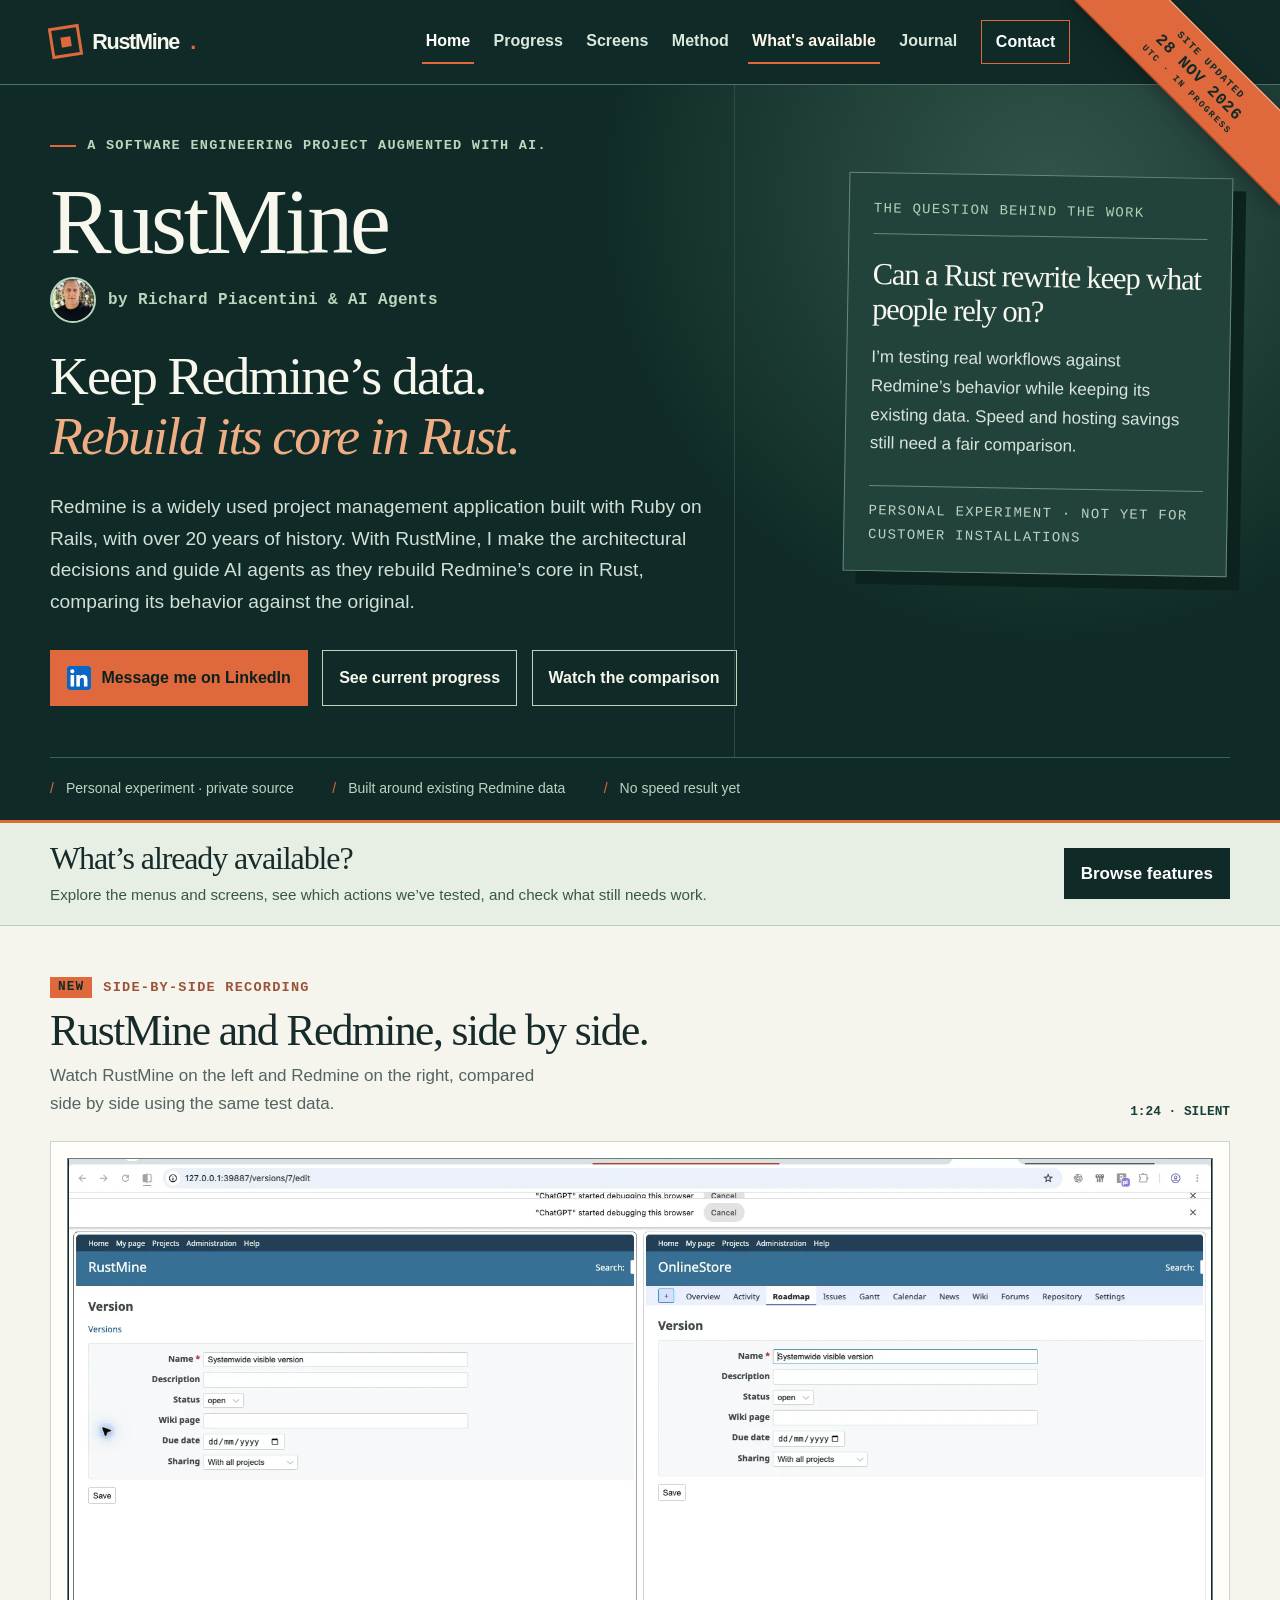
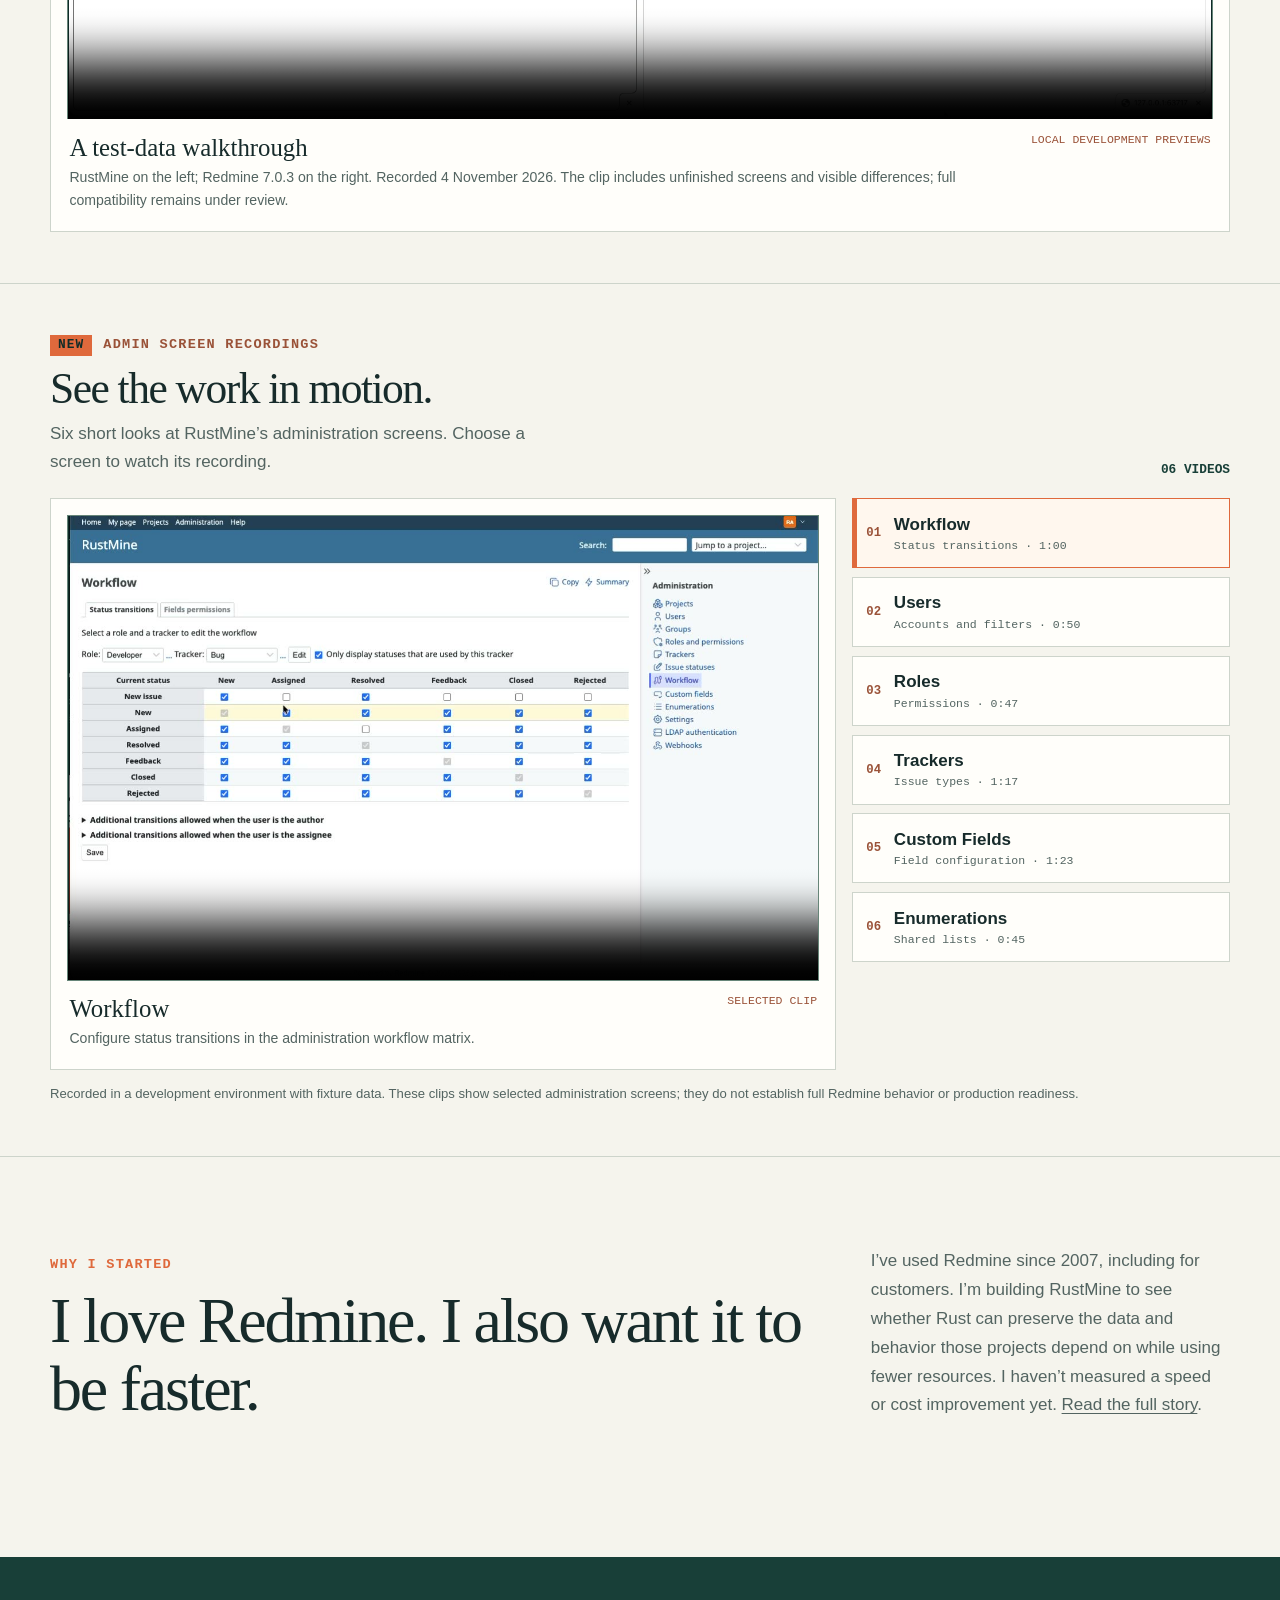
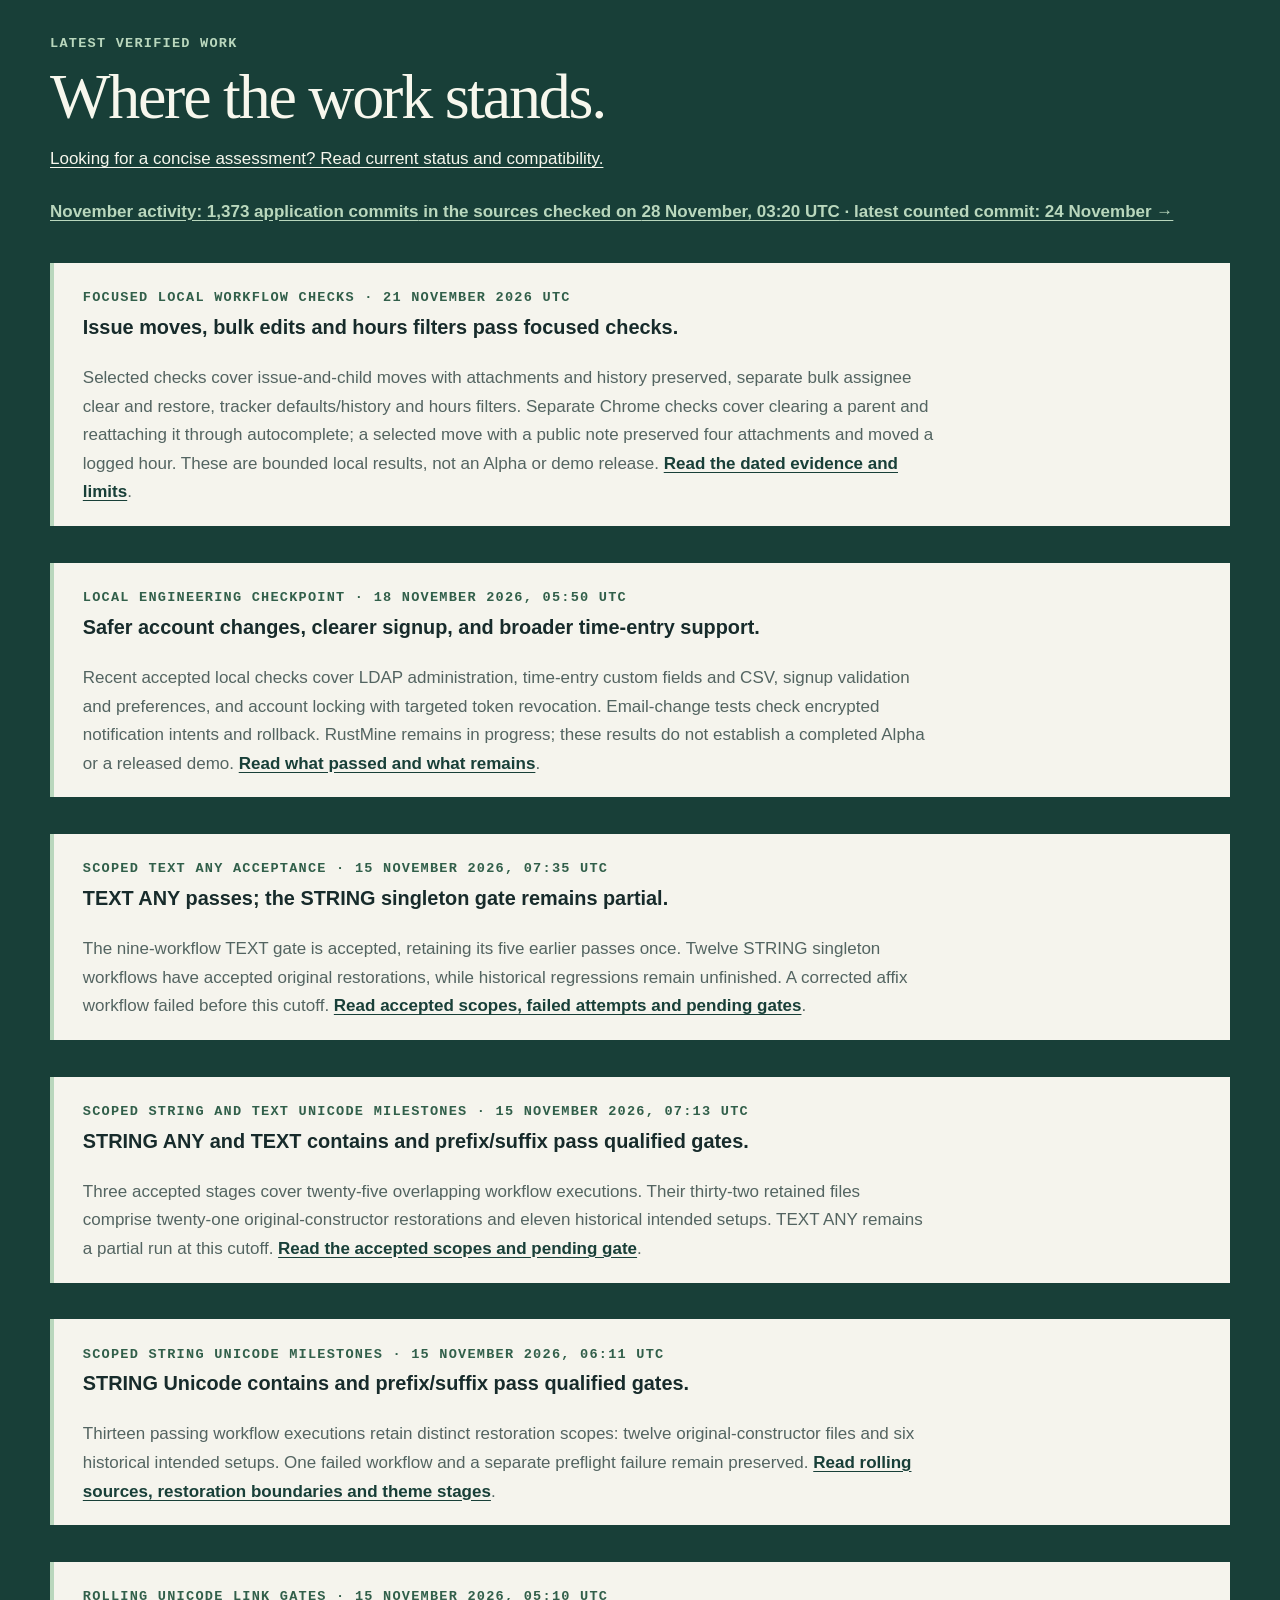
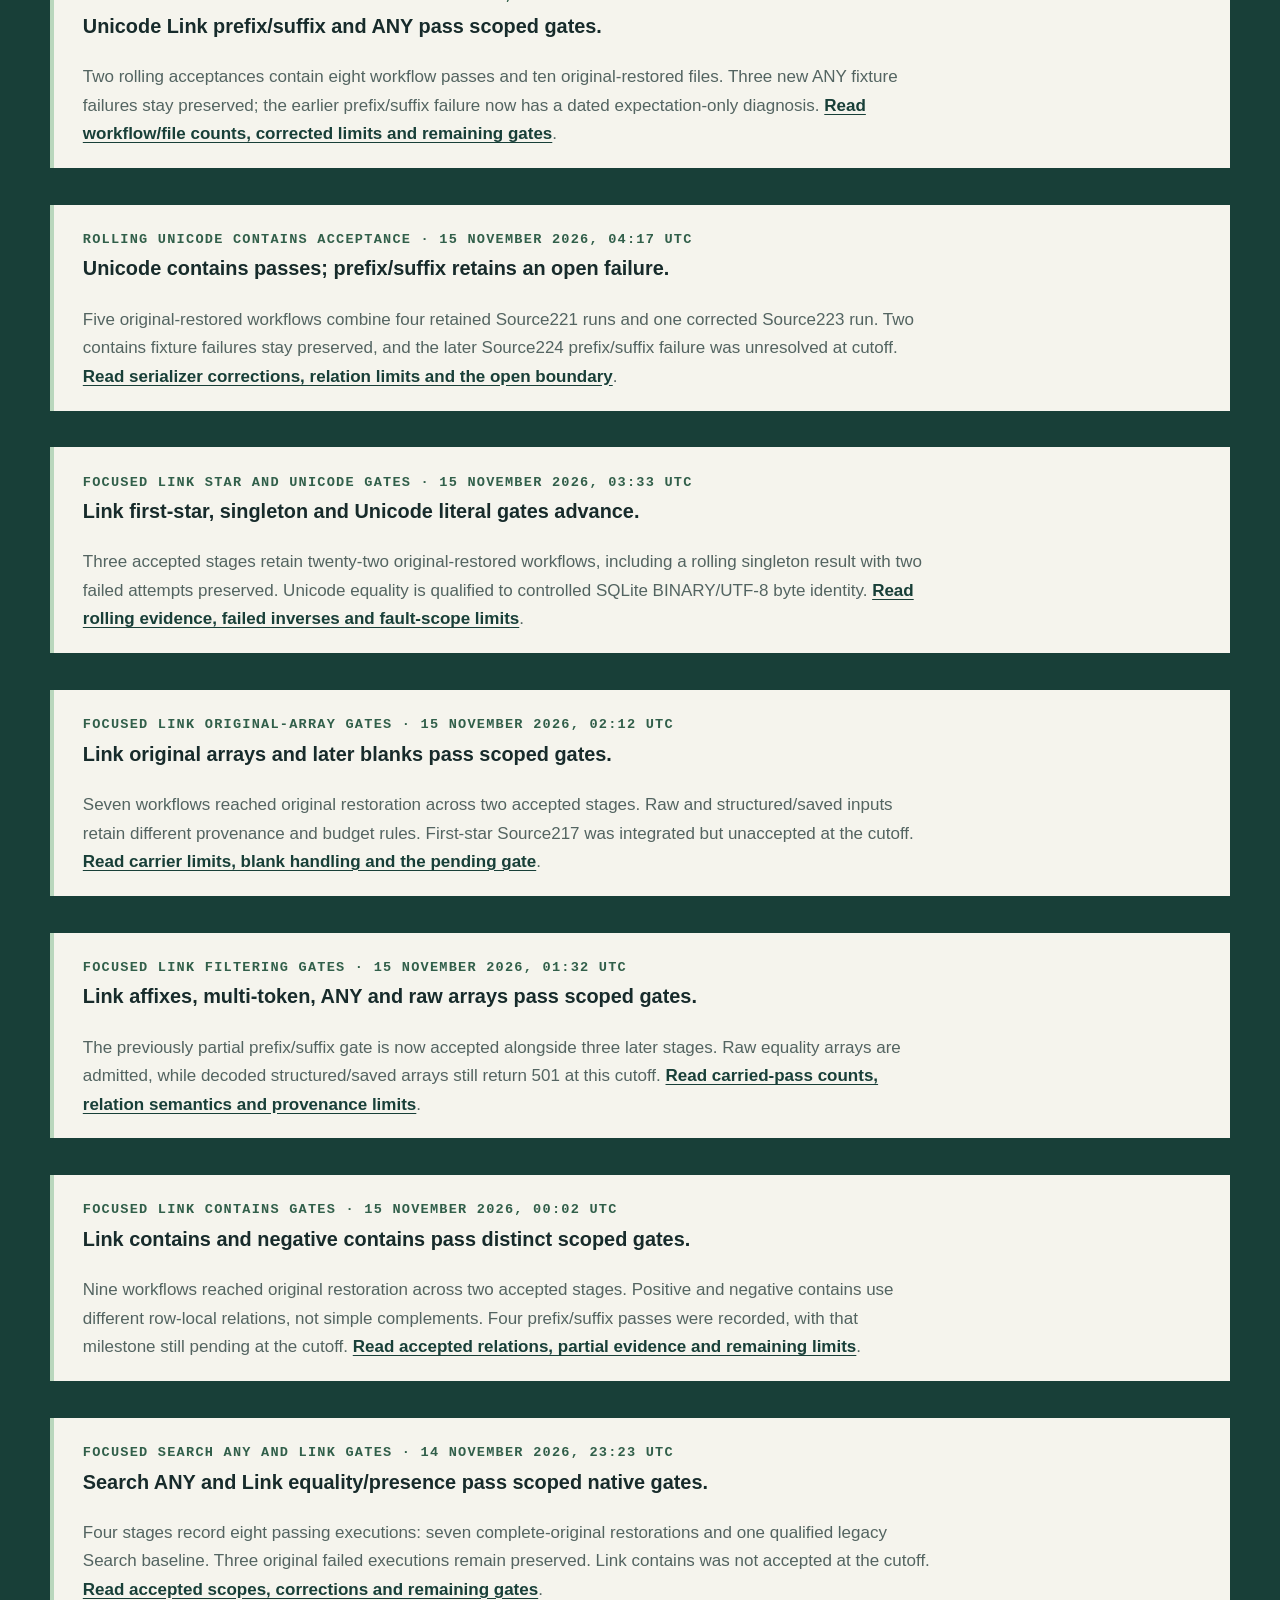
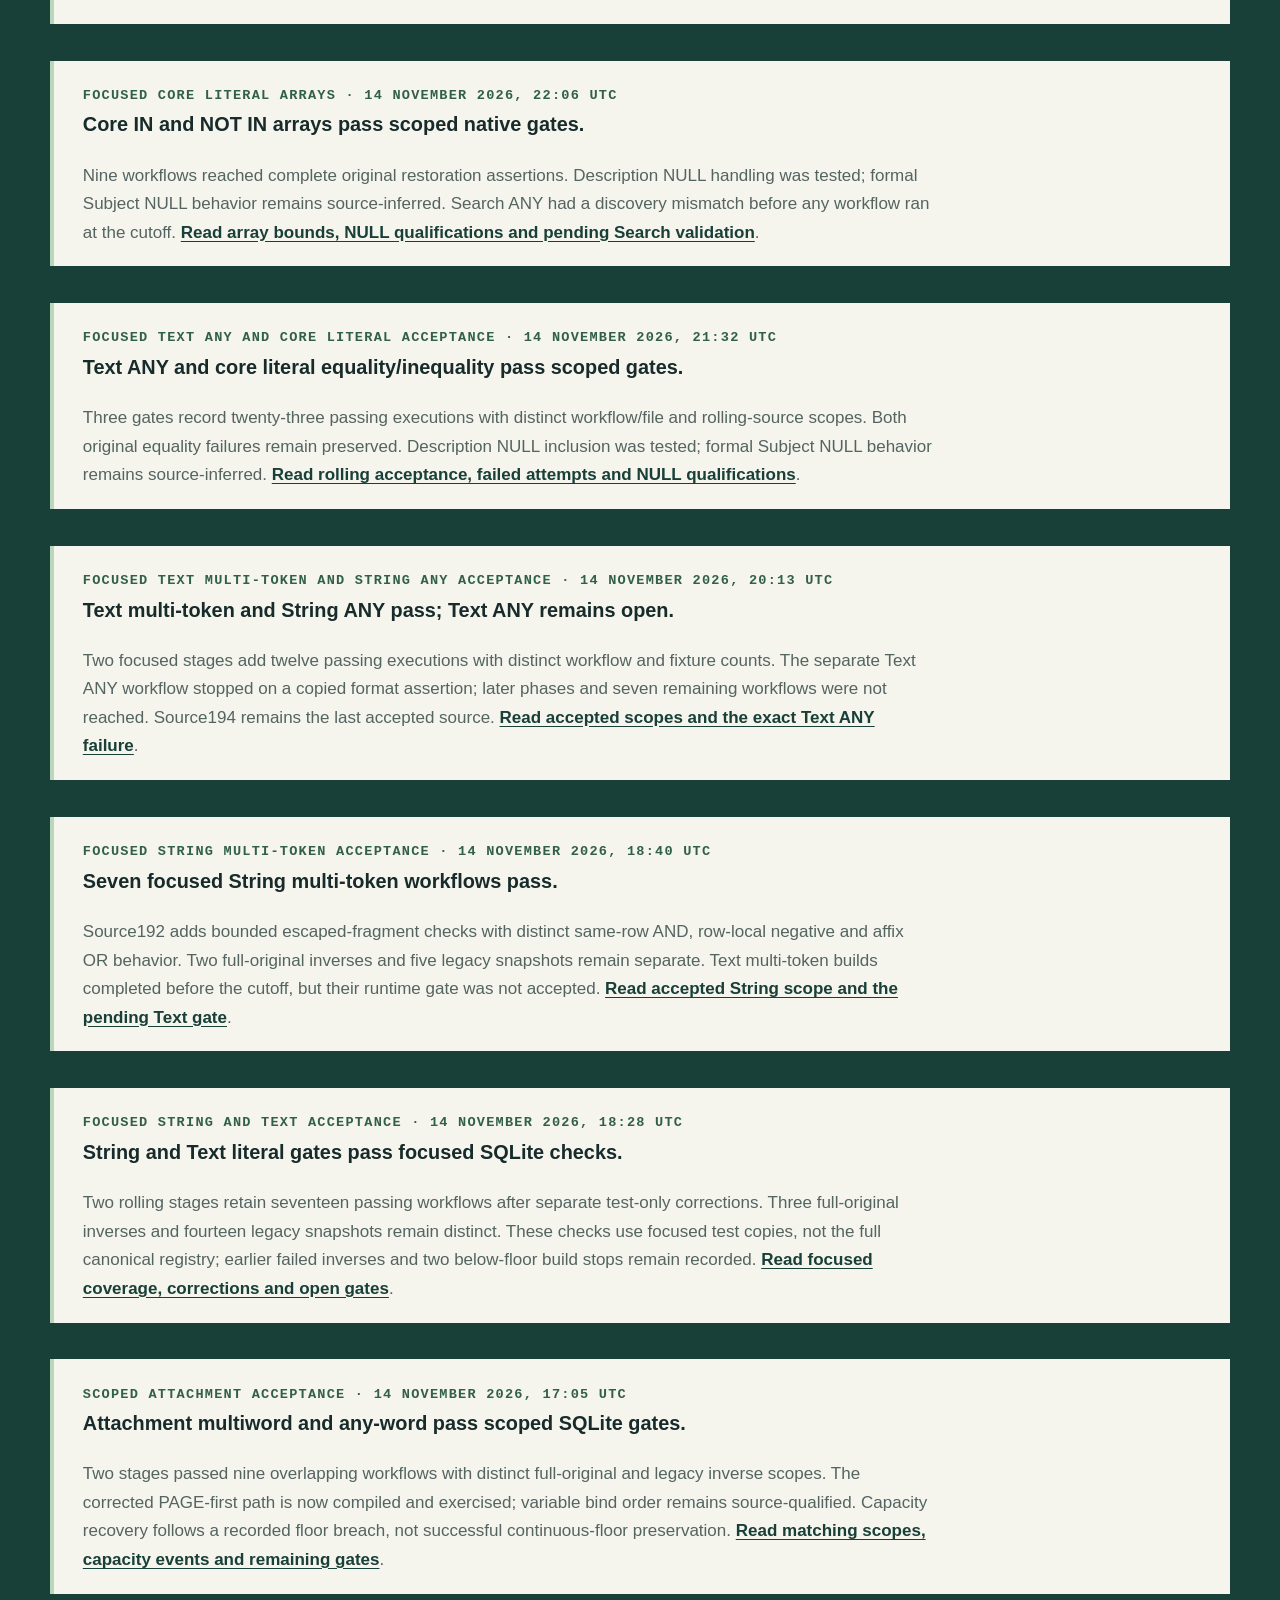
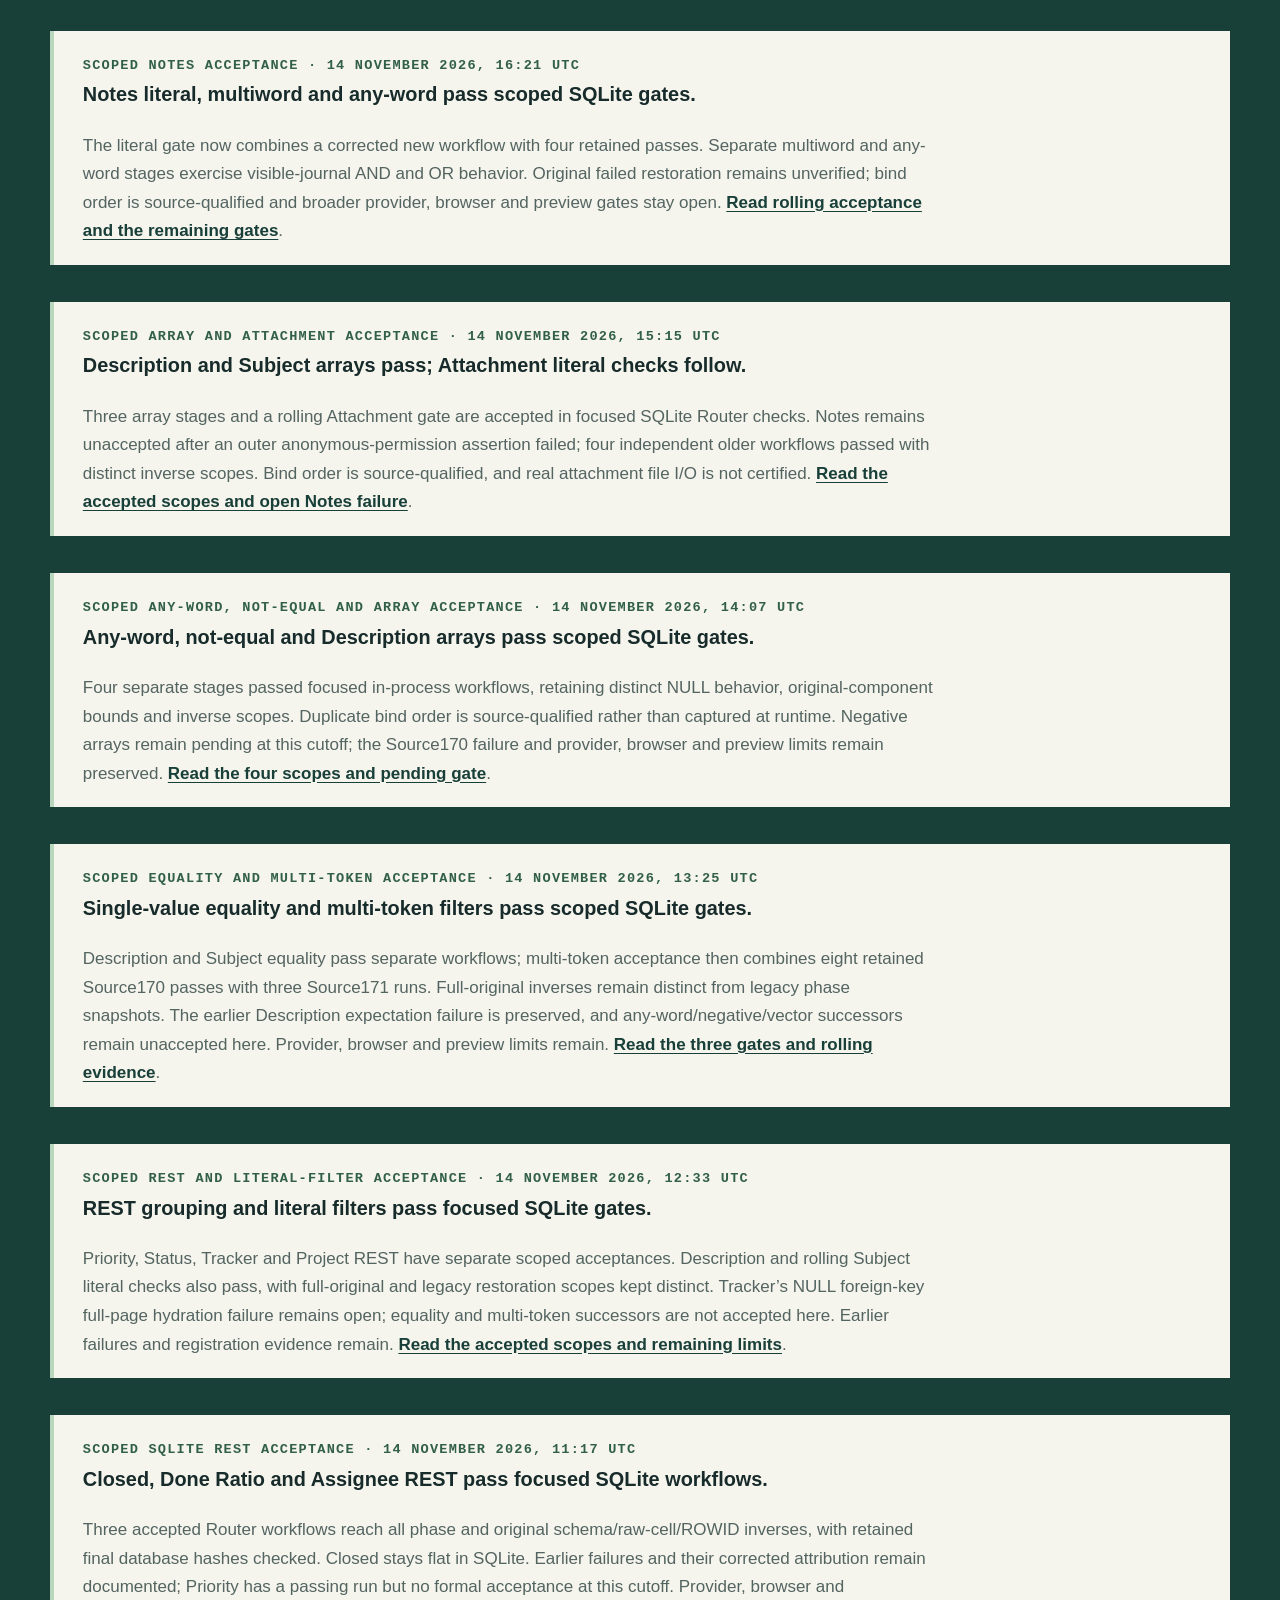
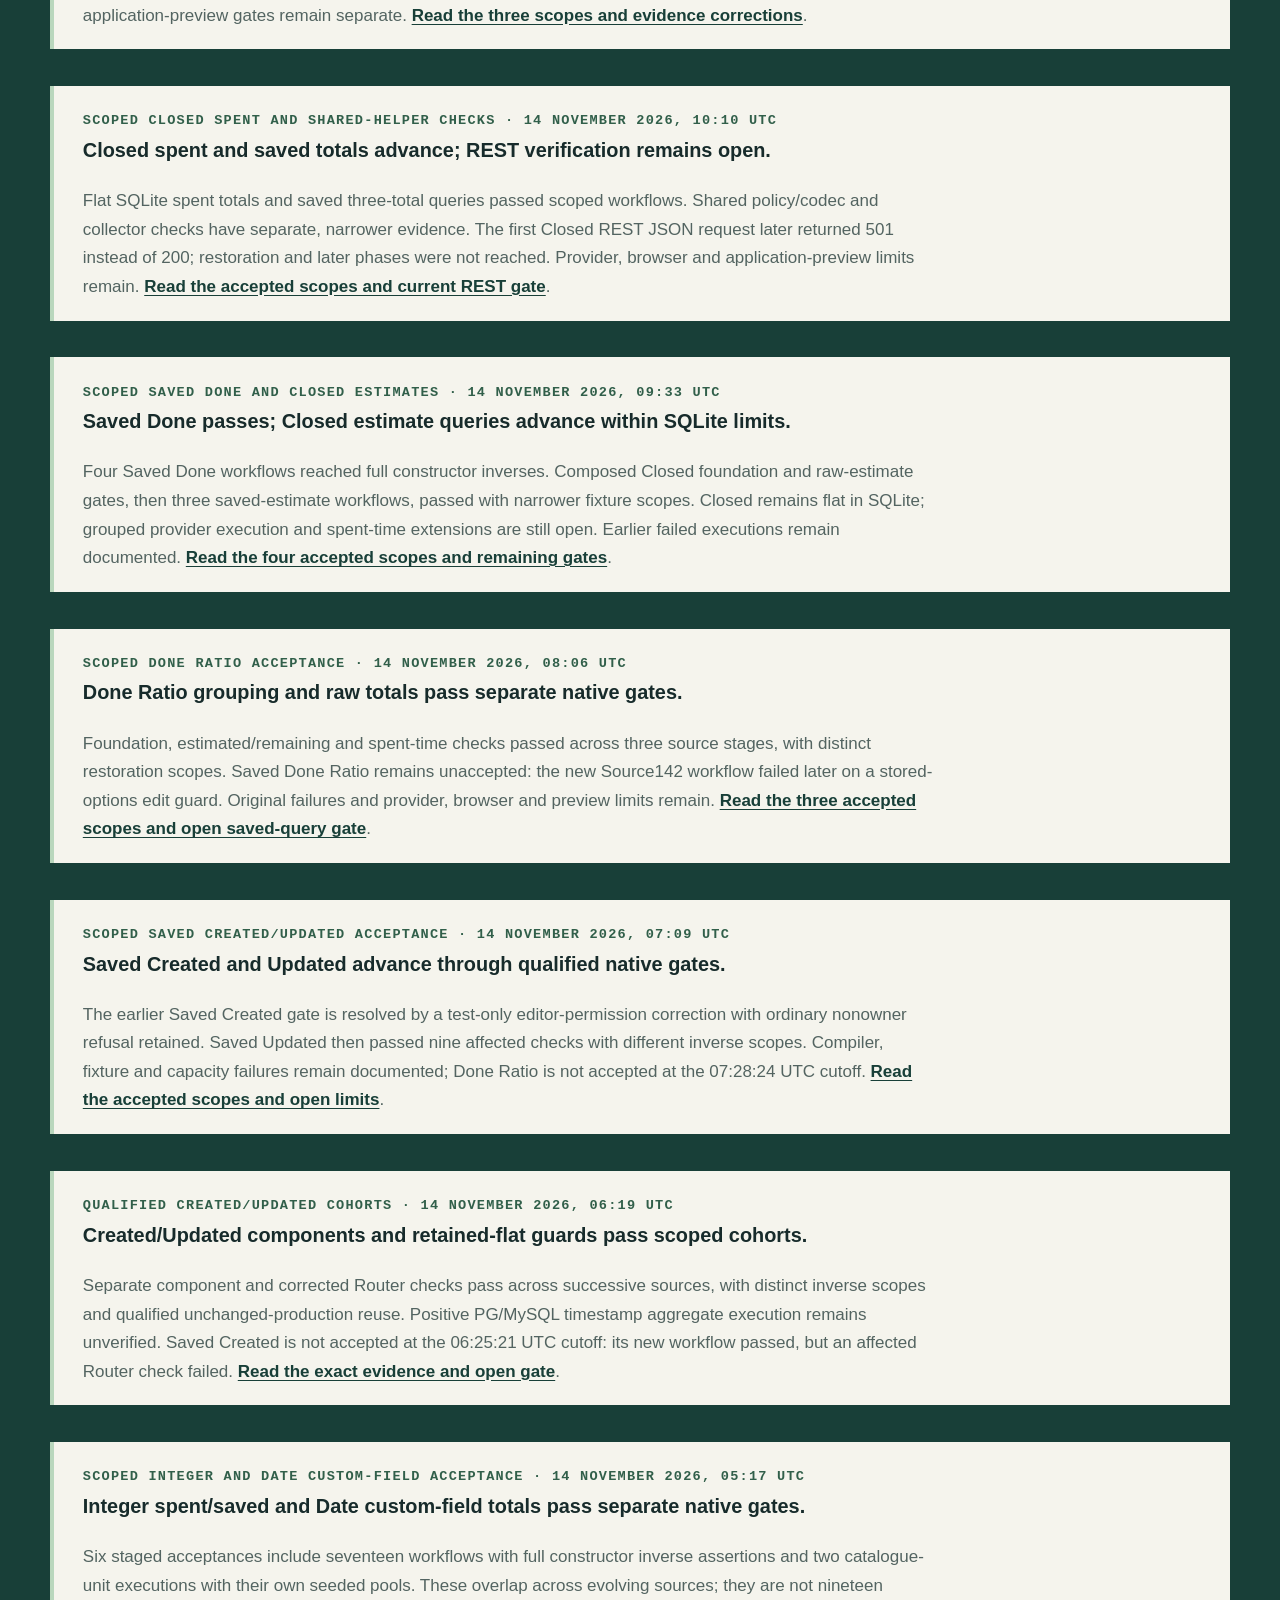
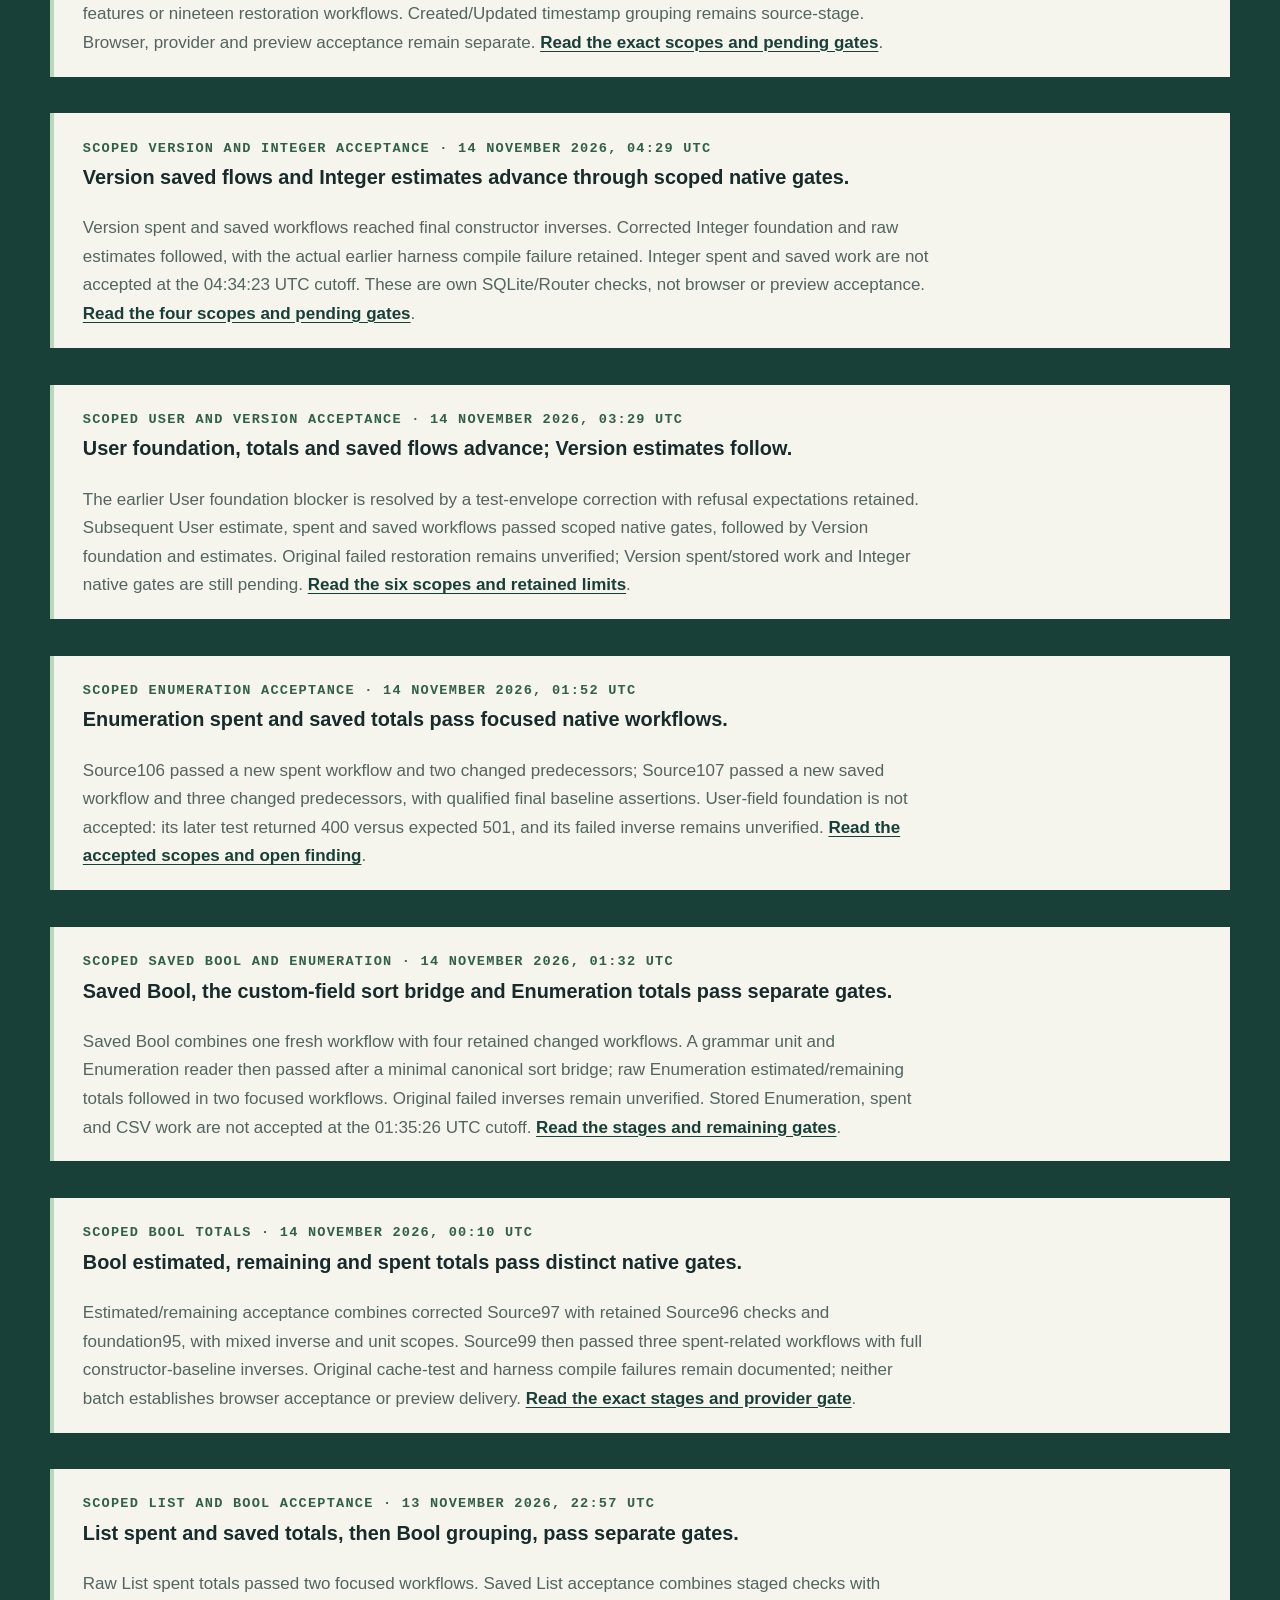
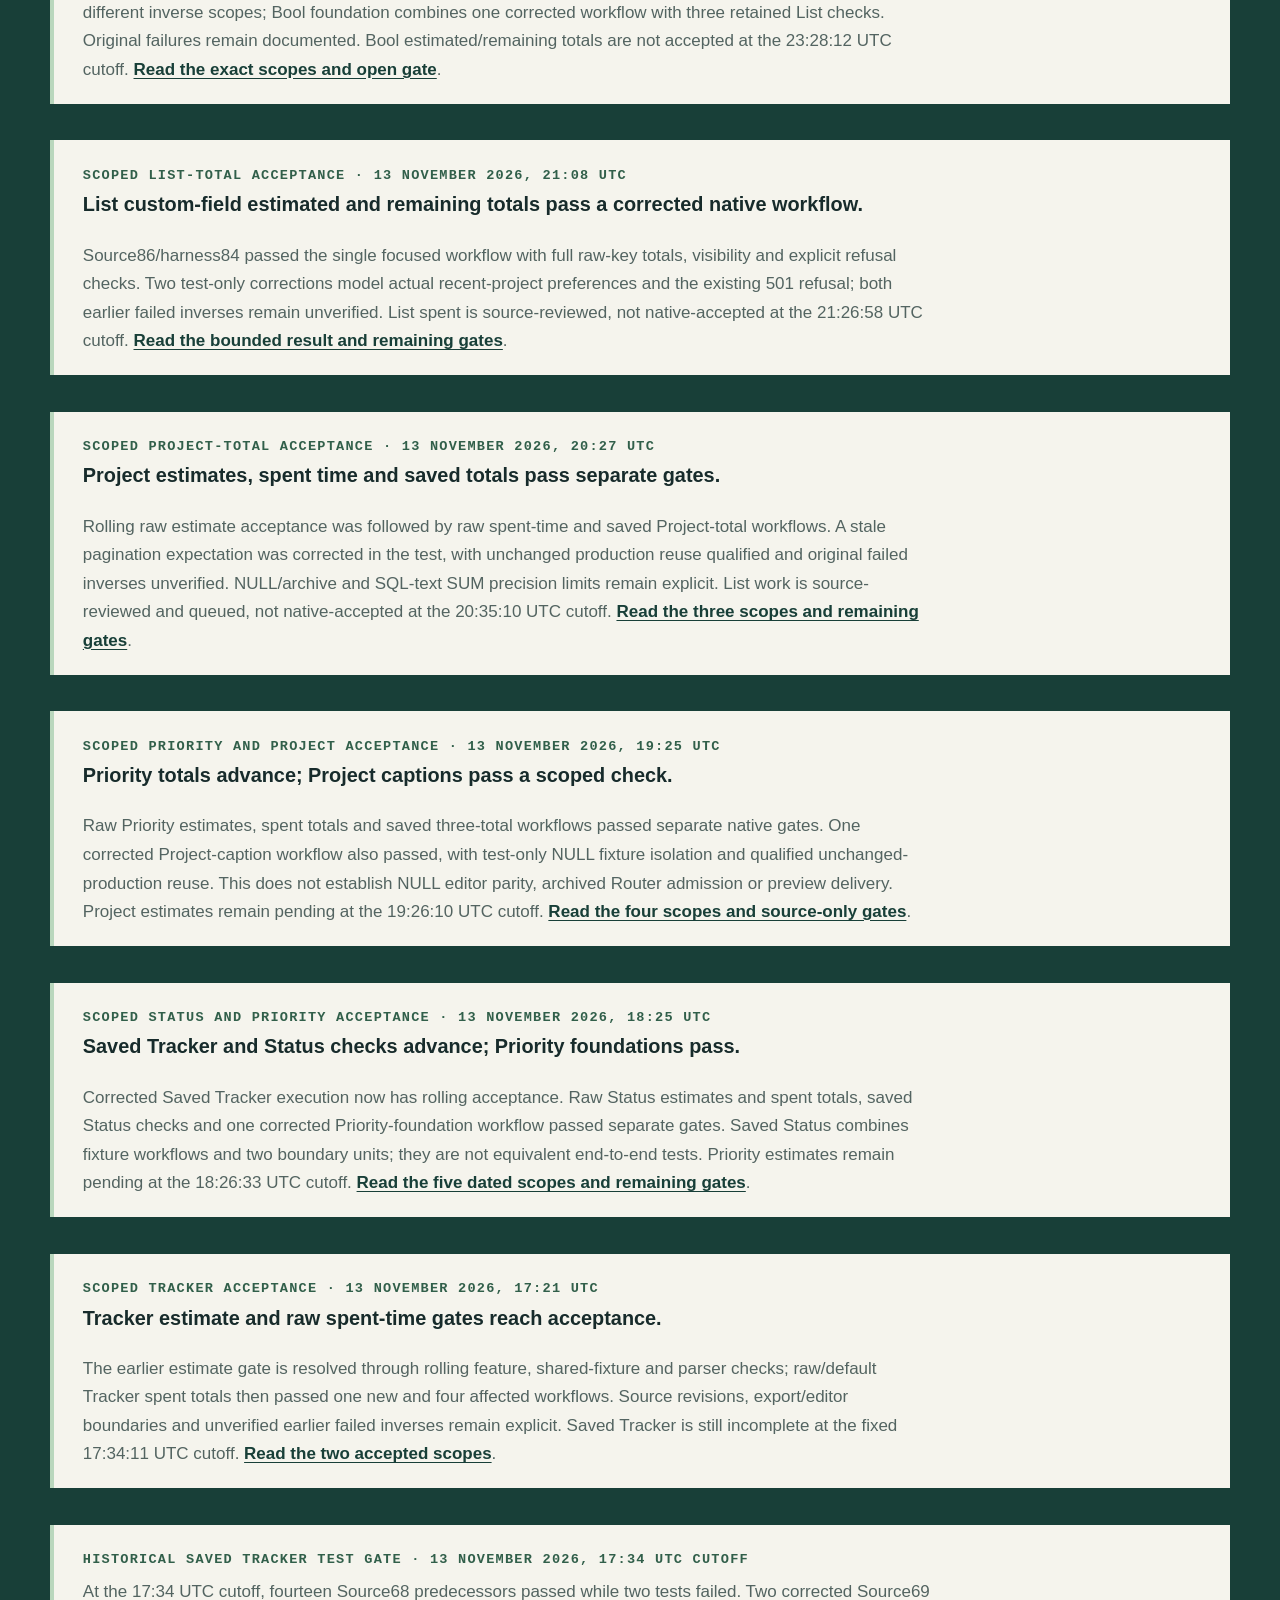
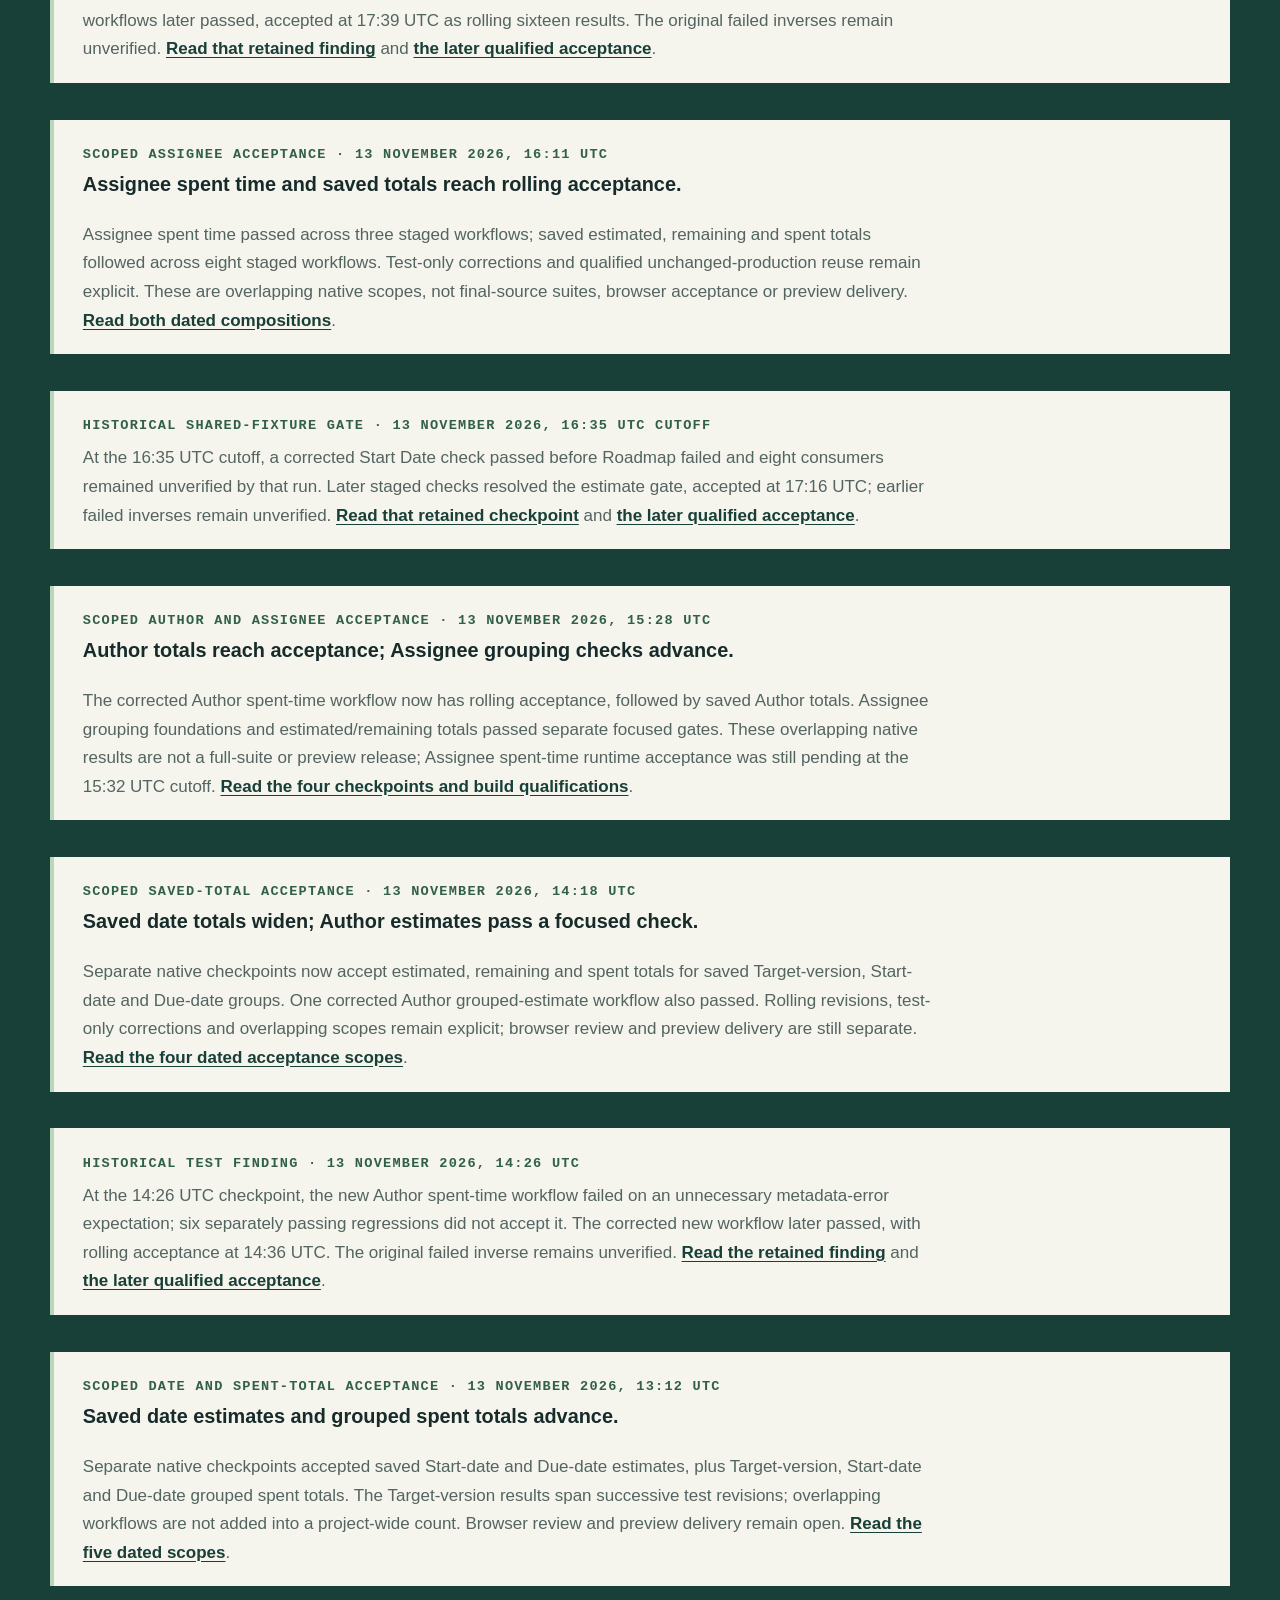
<file: index.html>
<!doctype html>
<html lang="en">
<head>
  <meta charset="utf-8">
  <meta name="viewport" content="width=device-width, initial-scale=1">
  <meta name="color-scheme" content="light">
  <meta name="theme-color" content="#102b27">
  <link rel="icon" href="/favicon.ico" sizes="any">
  <link rel="icon" href="/favicon.svg" type="image/svg+xml">
  <link rel="icon" href="/favicon-32.png" type="image/png" sizes="32x32">
  <link rel="icon" href="/favicon-16.png" type="image/png" sizes="16x16">
  <link rel="apple-touch-icon" href="/apple-touch-icon.png" sizes="180x180">
  <link rel="manifest" href="/site.webmanifest">
  <meta name="description" content="I’m Richard Piacentini. RustMine is my personal experiment to rebuild Redmine in Rust while keeping the data and behavior people rely on.">
  <link rel="canonical" href="https://rustmine.org/">
  <meta property="og:type" content="website">
  <meta property="og:site_name" content="RustMine">
  <meta property="og:url" content="https://rustmine.org/">
  <meta property="og:title" content="RustMine: Rebuilding Redmine in Rust | Engineering Journal">
  <meta property="og:description" content="I’m Richard Piacentini. RustMine is my personal experiment to rebuild Redmine in Rust while keeping the data and behavior people rely on.">
  <meta property="og:image" content="https://rustmine.org/social-card-2026-10-20.png">
  <meta property="og:image:secure_url" content="https://rustmine.org/social-card-2026-10-20.png">
  <meta property="og:image:type" content="image/png">
  <meta property="og:image:width" content="1200">
  <meta property="og:image:height" content="630">
  <meta property="og:image:alt" content="RustMine: Keep Redmine’s data. Rebuild its core in Rust.">
  <meta name="twitter:card" content="summary_large_image">
  <meta name="twitter:title" content="RustMine: Rebuilding Redmine in Rust | Engineering Journal">
  <meta name="twitter:description" content="I’m Richard Piacentini. RustMine is my personal experiment to rebuild Redmine in Rust while keeping the data and behavior people rely on.">
  <meta name="twitter:image" content="https://rustmine.org/social-card-2026-10-20.png">
  <meta name="twitter:image:alt" content="RustMine: Keep Redmine’s data. Rebuild its core in Rust.">
  <title>RustMine: Rebuilding Redmine in Rust | Engineering Journal</title>
  <script type="application/ld+json">
  {
  "@context": "https://schema.org",
  "@graph": [
    {
      "@type": "WebSite",
      "@id": "https://rustmine.org/#website",
      "name": "RustMine",
      "url": "https://rustmine.org/",
      "description": "Richard Piacentini’s public engineering journal about an experimental rewrite of Redmine in Rust."
    },
    {
      "@type": "WebPage",
      "@id": "https://rustmine.org/#webpage",
      "url": "https://rustmine.org/",
      "name": "RustMine: Rebuilding Redmine in Rust | Engineering Journal",
      "description": "I’m Richard Piacentini. RustMine is my personal experiment to rebuild Redmine in Rust while keeping the data and behavior people rely on.",
      "inLanguage": "en",
      "isPartOf": {
        "@id": "https://rustmine.org/#website"
      },
      "author": {
        "@id": "https://rustmine.org/#author"
      }
    },
    {
      "@type": "Person",
      "@id": "https://rustmine.org/#author",
      "name": "Richard Piacentini",
      "sameAs": [
        "https://www.linkedin.com/in/richardpiacentini/"
      ]
    }
  ]
}
  </script>
    <link rel="stylesheet" href="/site.css">
    <link rel="stylesheet" href="/admin-videos.css">
  <script src="/legacy-fragments.js"></script>
</head>
<body>
  <a class="skip" href="#main">Skip to content</a>
<header class="site-header">
    <div class="corner"><div class="ribbon"><span>SITE UPDATED</span><time datetime="2026-11-28">28 NOV 2026</time><small>UTC · IN PROGRESS</small></div></div>
    <div class="wrap header-row">
      <div class="brand-lockup"><a class="brand" href="/" aria-label="RustMine home"><span class="brand-mark" aria-hidden="true"><span></span></span>RustMine<span style="color:var(--accent)">.</span></a></div>
      <nav class="site-nav desktop-nav" id="main-nav" aria-label="Main navigation"><a href="/" aria-current="page">Home</a><a href="/progress/">Progress</a><a href="/screens/">Screens</a><a href="/method/">Method</a><a class="nav-works" href="/what-works/">What's available</a><a href="/journal/">Journal</a><a class="nav-contact" href="/#contact">Contact</a></nav>
      <details class="mobile-menu" id="mobile-menu">
        <summary><span class="menu-glyph" aria-hidden="true"><i></i><i></i><i></i></span>Menu</summary>
        <nav class="site-nav mobile-nav" aria-label="Mobile navigation"><a href="/" aria-current="page">Home</a><a href="/progress/">Progress</a><a href="/screens/">Screens</a><a href="/method/">Method</a><a class="nav-works" href="/what-works/">What's available</a><a href="/journal/">Journal</a><a href="/design/">Design directions</a><a href="/privacy/">Privacy</a><a class="mobile-contact" href="/#contact">Contact</a></nav>
      </details>
    </div>
  </header>
  <main id="main">
<section class="hero" id="top" aria-labelledby="hero-title">
      <div class="wrap hero-grid">
        <div class="eyebrow">A software engineering project augmented with AI.</div>
        <div class="hero-main">
          <h1 id="hero-title">RustMine</h1>
          <p class="hero-byline"><img src="/assets/site/portrait-richard.jpg" alt="Portrait of Richard Piacentini" width="46" height="46"><span>by Richard Piacentini &amp; AI Agents</span></p>
          <p class="hero-tagline">Keep Redmine’s data.<br><em>Rebuild its core in Rust.</em></p>
          <div class="hero-copy"><p>Redmine is a widely used project management application built with Ruby on Rails, with over 20 years of history. With RustMine, I make the architectural decisions and guide AI agents as they rebuild Redmine’s core in Rust, comparing its behavior against the original.</p></div>
          <div class="hero-actions"><a class="hero-primary" href="https://www.linkedin.com/in/richardpiacentini/" rel="noopener noreferrer" target="_blank" aria-label="Message me on LinkedIn (opens in a new tab)" title="Opens in a new tab"><svg class="linkedin-icon" viewBox="0 0 24 24" width="24" height="24" aria-hidden="true" focusable="false"><rect width="24" height="24" rx="2" fill="#fff"/><path fill="#0A66C2" d="M20.447 20.452h-3.554v-5.569c0-1.328-.027-3.037-1.852-3.037-1.853 0-2.136 1.445-2.136 2.939v5.667H9.35V9h3.414v1.561h.049c.476-.9 1.637-1.85 3.37-1.85 3.601 0 4.267 2.371 4.267 5.455v6.286zM5.337 7.433a2.062 2.062 0 1 1 0-4.124 2.062 2.062 0 0 1 0 4.124zm1.782 13.019H3.555V9h3.564v11.452zM22.225 0H1.771C.792 0 0 .774 0 1.729v20.542C0 23.227.792 24 1.771 24h20.451C23.2 24 24 23.227 24 22.271V1.729C24 .774 23.2 0 22.222 0h.003z"/></svg><span>Message me on LinkedIn</span></a><a class="hero-secondary" href="/progress/">See current progress</a><a class="hero-secondary" href="#comparison">Watch the comparison</a></div>
        </div>
        <aside class="hero-note" aria-label="The question behind RustMine">
          <div class="mini-title">The question behind the work</div>
          <strong>Can a Rust rewrite keep what people rely on?</strong>
          <p>I’m testing real workflows against Redmine’s behavior while keeping its existing data. Speed and hosting savings still need a fair comparison.</p>
          <div class="note-foot micro">Personal experiment · not yet for customer installations</div>
        </aside>
      </div>
      
      
      <div class="wrap hero-tail"><span>Personal experiment · private source</span><span>Built around existing Redmine data</span><span>No speed result yet</span></div>
    </section>
    <section class="works-callout" aria-labelledby="works-callout-title"><div class="wrap">
      <div><h2 id="works-callout-title">What’s already available?</h2><p>Explore the menus and screens, see which actions we’ve tested, and check what still needs work.</p></div>
      <a class="works-cta" href="/what-works/">Browse features</a>
    </div></section>
    <section class="admin-videos comparison-video" id="comparison" aria-labelledby="comparison-title">
      <div class="wrap">
        <div class="video-head">
          <div>
            <div class="eyebrow video-new-line"><span class="video-new-badge">NEW</span><span>Side-by-side recording</span></div>
            <h2 id="comparison-title">RustMine and Redmine, side by side.</h2>
            <p>Watch RustMine on the left and Redmine on the right, compared side by side using the same test data.</p>
          </div>
          <span class="video-count">1:24 · SILENT</span>
        </div>
        <figure class="video-featured">
          <video id="comparison-video-player" controls playsinline preload="metadata" width="1902" height="932" poster="/assets/comparison/rustmine-redmine-side-by-side-2026-11-04.webp" aria-label="Comparison recording: RustMine on the left and Redmine 7.0.3 on the right" aria-describedby="comparison-video-caption">
            <source src="/assets/comparison/rustmine-redmine-side-by-side-2026-11-04.mp4" type="video/mp4">
            Your browser does not support HTML video. <a href="/assets/comparison/rustmine-redmine-side-by-side-2026-11-04.mp4">Download the comparison recording</a>.
          </video>
          <figcaption class="video-featured-caption" id="comparison-video-caption">
            <div><h3>A test-data walkthrough</h3><p>RustMine on the left; Redmine 7.0.3 on the right. Recorded <time datetime="2026-11-04">4 November 2026</time>. The clip includes unfinished screens and visible differences; full compatibility remains under review.</p></div>
            <span class="video-feature-label">Local development previews</span>
          </figcaption>
        </figure>
      </div>
    </section>
    <section class="admin-videos" id="admin-videos" aria-labelledby="admin-videos-title">
      <div class="wrap">
        <div class="video-head">
          <div>
            <div class="eyebrow video-new-line"><span class="video-new-badge">NEW</span><span>Admin screen recordings</span></div>
            <h2 id="admin-videos-title">See the work in motion.</h2>
            <p>Six short looks at RustMine’s administration screens. Choose a screen to watch its recording.</p>
          </div>
          <span class="video-count">06 VIDEOS</span>
        </div>
        <div class="video-layout">
          <div class="video-featured">
            <video id="admin-video-player" controls playsinline preload="metadata" width="1306" height="808" poster="/assets/admin-videos/workflow-poster.jpg" aria-label="Workflow administration recording">
              <source src="/assets/admin-videos/workflow.mp4" type="video/mp4">
              Your browser does not support HTML video. <a href="/assets/admin-videos/workflow.mp4">Download the Workflow recording</a>.
            </video>
            <div class="video-featured-caption">
              <div><h3 id="admin-video-title">Workflow</h3><p id="admin-video-description">Configure status transitions in the administration workflow matrix.</p></div>
              <span class="video-feature-label">Selected clip</span>
            </div>
            <p class="video-status" id="admin-video-status" role="status" hidden></p>
          </div>
          <div class="video-playlist" aria-label="Choose an administration recording">
            <button class="video-clip" type="button" data-video="workflow" data-title="Workflow" data-description="Configure status transitions in the administration workflow matrix." aria-controls="admin-video-player" aria-pressed="true"><span class="video-clip-number">01</span><span><span class="video-clip-name">Workflow</span><span class="video-clip-sub">Status transitions · 1:00</span></span></button>
            <button class="video-clip" type="button" data-video="users" data-title="Users" data-description="Review user filters and account settings on fixture data." aria-controls="admin-video-player" aria-pressed="false"><span class="video-clip-number">02</span><span><span class="video-clip-name">Users</span><span class="video-clip-sub">Accounts and filters · 0:50</span></span></button>
            <button class="video-clip" type="button" data-video="roles" data-title="Roles" data-description="Review role visibility and permission settings." aria-controls="admin-video-player" aria-pressed="false"><span class="video-clip-number">03</span><span><span class="video-clip-name">Roles</span><span class="video-clip-sub">Permissions · 0:47</span></span></button>
            <button class="video-clip" type="button" data-video="trackers" data-title="Trackers" data-description="Edit tracker settings and their available fields." aria-controls="admin-video-player" aria-pressed="false"><span class="video-clip-number">04</span><span><span class="video-clip-name">Trackers</span><span class="video-clip-sub">Issue types · 1:17</span></span></button>
            <button class="video-clip" type="button" data-video="custom-fields" data-title="Custom Fields" data-description="Configure custom fields and their options." aria-controls="admin-video-player" aria-pressed="false"><span class="video-clip-number">05</span><span><span class="video-clip-name">Custom Fields</span><span class="video-clip-sub">Field configuration · 1:23</span></span></button>
            <button class="video-clip" type="button" data-video="enumerations" data-title="Enumerations" data-description="Review priorities, time activities and document categories." aria-controls="admin-video-player" aria-pressed="false"><span class="video-clip-number">06</span><span><span class="video-clip-name">Enumerations</span><span class="video-clip-sub">Shared lists · 0:45</span></span></button>
          </div>
        </div>
        <p class="video-foot">Recorded in a development environment with fixture data. These clips show selected administration screens; they do not establish full Redmine behavior or production readiness.</p>
      </div>
    </section>
    <section class="section" aria-labelledby="home-story-title"><div class="wrap"><div class="section-heading"><div><div class="eyebrow">Why I started</div><h2 id="home-story-title">I love Redmine. I also want it to be faster.</h2></div><p>I’ve used Redmine since 2007, including for customers. I’m building RustMine to see whether Rust can preserve the data and behavior those projects depend on while using fewer resources. I haven’t measured a speed or cost improvement yet. <a href="/method/#story">Read the full story</a>.</p></div></div></section>
<section class="build-timeline" id="latest" aria-labelledby="latest-title"><div class="wrap"><div class="build-head"><div><div class="eyebrow">Latest verified work</div><h2 id="latest-title">Where the work stands.</h2></div></div>
  <p class="status-link"><a href="/status/">Looking for a concise assessment? Read current status and compatibility.</a></p>
<p class="build-jump activity-link" data-activity-cutoff="2026-11-28T03:20:52.555000+00:00"><a href="/journal/#activity">November activity: <strong>1,373 application commits</strong> in the sources checked on <time datetime="2026-11-28T03:20:52.555000+00:00">28 November, 03:20 UTC</time> · latest counted commit: 24 November →</a></p><div class="build-progress" data-commit-scope="source-only"><span class="eyebrow">Focused local workflow checks · <time datetime="2026-11-21">21 November 2026 UTC</time></span><h3>Issue moves, bulk edits and hours filters pass focused checks.</h3><p>Selected checks cover issue-and-child moves with attachments and history preserved, separate bulk assignee clear and restore, tracker defaults/history and hours filters. Separate Chrome checks cover clearing a parent and reattaching it through autocomplete; a selected move with a public note preserved four attachments and moved a logged hour. These are bounded local results, not an Alpha or demo release. <a href="/progress/#issue-workflows-2026-11-21">Read the dated evidence and limits</a>.</p></div>
<div class="build-progress" data-commit-scope="source-only"><span class="eyebrow">Local engineering checkpoint · <time datetime="2026-11-18T05:50:45Z">18 November 2026, 05:50 UTC</time></span><h3>Safer account changes, clearer signup, and broader time-entry support.</h3><p>Recent accepted local checks cover LDAP administration, time-entry custom fields and CSV, signup validation and preferences, and account locking with targeted token revocation. Email-change tests check encrypted notification intents and rollback. RustMine remains in progress; these results do not establish a completed Alpha or a released demo. <a href="/progress/#account-signup-2026-11-18">Read what passed and what remains</a>.</p></div>
<div class="build-progress" data-commit-scope="source-only"><span class="eyebrow">Scoped TEXT ANY acceptance · <time datetime="2026-11-15T07:35:24Z">15 November 2026, 07:35 UTC</time></span><h3>TEXT ANY passes; the STRING singleton gate remains partial.</h3><p>The nine-workflow TEXT gate is accepted, retaining its five earlier passes once. Twelve STRING singleton workflows have accepted original restorations, while historical regressions remain unfinished. A corrected affix workflow failed before this cutoff. <a href="/progress/#text-any-singleton-2026-11-15">Read accepted scopes, failed attempts and pending gates</a>.</p></div>
<div class="build-progress" data-commit-scope="source-only"><span class="eyebrow">Scoped STRING and TEXT Unicode milestones · <time datetime="2026-11-15T07:13:55Z">15 November 2026, 07:13 UTC</time></span><h3>STRING ANY and TEXT contains and prefix/suffix pass qualified gates.</h3><p>Three accepted stages cover twenty-five overlapping workflow executions. Their thirty-two retained files comprise twenty-one original-constructor restorations and eleven historical intended setups. TEXT ANY remains a partial run at this cutoff. <a href="/progress/#unicode-string-text-2026-11-15">Read the accepted scopes and pending gate</a>.</p></div>
<div class="build-progress" data-commit-scope="source-only"><span class="eyebrow">Scoped STRING Unicode milestones · <time datetime="2026-11-15T06:11:36Z">15 November 2026, 06:11 UTC</time></span><h3>STRING Unicode contains and prefix/suffix pass qualified gates.</h3><p>Thirteen passing workflow executions retain distinct restoration scopes: twelve original-constructor files and six historical intended setups. One failed workflow and a separate preflight failure remain preserved. <a href="/progress/#string-unicode-2026-11-15">Read rolling sources, restoration boundaries and theme stages</a>.</p></div>
<div class="build-progress" data-commit-scope="source-only"><span class="eyebrow">Rolling Unicode Link gates · <time datetime="2026-11-15T05:10:11Z">15 November 2026, 05:10 UTC</time></span><h3>Unicode Link prefix/suffix and ANY pass scoped gates.</h3><p>Two rolling acceptances contain eight workflow passes and ten original-restored files. Three new ANY fixture failures stay preserved; the earlier prefix/suffix failure now has a dated expectation-only diagnosis. <a href="/progress/#unicode-link-anchors-any-2026-11-15">Read workflow/file counts, corrected limits and remaining gates</a>.</p></div>
<div class="build-progress" data-commit-scope="source-only"><span class="eyebrow">Rolling Unicode contains acceptance · <time datetime="2026-11-15T04:17:47Z">15 November 2026, 04:17 UTC</time></span><h3>Unicode contains passes; prefix/suffix retains an open failure.</h3><p>Five original-restored workflows combine four retained Source221 runs and one corrected Source223 run. Two contains fixture failures stay preserved, and the later Source224 prefix/suffix failure was unresolved at cutoff. <a href="/progress/#unicode-contains-prefix-failure-2026-11-15">Read serializer corrections, relation limits and the open boundary</a>.</p></div>
<div class="build-progress" data-commit-scope="source-only"><span class="eyebrow">Focused Link star and Unicode gates · <time datetime="2026-11-15T03:33:22Z">15 November 2026, 03:33 UTC</time></span><h3>Link first-star, singleton and Unicode literal gates advance.</h3><p>Three accepted stages retain twenty-two original-restored workflows, including a rolling singleton result with two failed attempts preserved. Unicode equality is qualified to controlled SQLite BINARY/UTF-8 byte identity. <a href="/progress/#link-star-singleton-unicode-2026-11-15">Read rolling evidence, failed inverses and fault-scope limits</a>.</p></div>
<div class="build-progress" data-commit-scope="source-only"><span class="eyebrow">Focused Link original-array gates · <time datetime="2026-11-15T02:12:37Z">15 November 2026, 02:12 UTC</time></span><h3>Link original arrays and later blanks pass scoped gates.</h3><p>Seven workflows reached original restoration across two accepted stages. Raw and structured/saved inputs retain different provenance and budget rules. First-star Source217 was integrated but unaccepted at the cutoff. <a href="/progress/#link-original-arrays-later-blank-2026-11-15">Read carrier limits, blank handling and the pending gate</a>.</p></div>
<div class="build-progress" data-commit-scope="source-only"><span class="eyebrow">Focused Link filtering gates · <time datetime="2026-11-15T01:32:21Z">15 November 2026, 01:32 UTC</time></span><h3>Link affixes, multi-token, ANY and raw arrays pass scoped gates.</h3><p>The previously partial prefix/suffix gate is now accepted alongside three later stages. Raw equality arrays are admitted, while decoded structured/saved arrays still return 501 at this cutoff. <a href="/progress/#link-affix-multi-any-raw-arrays-2026-11-15">Read carried-pass counts, relation semantics and provenance limits</a>.</p></div>
<div class="build-progress" data-commit-scope="source-only"><span class="eyebrow">Focused Link contains gates · <time datetime="2026-11-15T00:02:58Z">15 November 2026, 00:02 UTC</time></span><h3>Link contains and negative contains pass distinct scoped gates.</h3><p>Nine workflows reached original restoration across two accepted stages. Positive and negative contains use different row-local relations, not simple complements. Four prefix/suffix passes were recorded, with that milestone still pending at the cutoff. <a href="/progress/#link-contains-partial-affixes-2026-11-15">Read accepted relations, partial evidence and remaining limits</a>.</p></div>
<div class="build-progress" data-commit-scope="source-only"><span class="eyebrow">Focused Search ANY and Link gates · <time datetime="2026-11-14T23:23:07Z">14 November 2026, 23:23 UTC</time></span><h3>Search ANY and Link equality/presence pass scoped native gates.</h3><p>Four stages record eight passing executions: seven complete-original restorations and one qualified legacy Search baseline. Three original failed executions remain preserved. Link contains was not accepted at the cutoff. <a href="/progress/#search-link-native-2026-11-14">Read accepted scopes, corrections and remaining gates</a>.</p></div>
<div class="build-progress" data-commit-scope="source-only"><span class="eyebrow">Focused core literal arrays · <time datetime="2026-11-14T22:06:22Z">14 November 2026, 22:06 UTC</time></span><h3>Core IN and NOT IN arrays pass scoped native gates.</h3><p>Nine workflows reached complete original restoration assertions. Description NULL handling was tested; formal Subject NULL behavior remains source-inferred. Search ANY had a discovery mismatch before any workflow ran at the cutoff. <a href="/progress/#core-arrays-search-discovery-2026-11-14">Read array bounds, NULL qualifications and pending Search validation</a>.</p></div>
<div class="build-progress" data-commit-scope="source-only"><span class="eyebrow">Focused Text ANY and core literal acceptance · <time datetime="2026-11-14T21:32:39Z">14 November 2026, 21:32 UTC</time></span><h3>Text ANY and core literal equality/inequality pass scoped gates.</h3><p>Three gates record twenty-three passing executions with distinct workflow/file and rolling-source scopes. Both original equality failures remain preserved. Description NULL inclusion was tested; formal Subject NULL behavior remains source-inferred. <a href="/progress/#text-any-core-eq-ne-2026-11-14">Read rolling acceptance, failed attempts and NULL qualifications</a>.</p></div>
<div class="build-progress" data-commit-scope="source-only"><span class="eyebrow">Focused Text multi-token and String ANY acceptance · <time datetime="2026-11-14T20:13:54Z">14 November 2026, 20:13 UTC</time></span><h3>Text multi-token and String ANY pass; Text ANY remains open.</h3><p>Two focused stages add twelve passing executions with distinct workflow and fixture counts. The separate Text ANY workflow stopped on a copied format assertion; later phases and seven remaining workflows were not reached. Source194 remains the last accepted source. <a href="/progress/#text-multi-string-any-2026-11-14">Read accepted scopes and the exact Text ANY failure</a>.</p></div>
<div class="build-progress" data-commit-scope="source-only"><span class="eyebrow">Focused String multi-token acceptance · <time datetime="2026-11-14T18:40:41Z">14 November 2026, 18:40 UTC</time></span><h3>Seven focused String multi-token workflows pass.</h3><p>Source192 adds bounded escaped-fragment checks with distinct same-row AND, row-local negative and affix OR behavior. Two full-original inverses and five legacy snapshots remain separate. Text multi-token builds completed before the cutoff, but their runtime gate was not accepted. <a href="/progress/#string-multi-2026-11-14">Read accepted String scope and the pending Text gate</a>.</p></div>
<div class="build-progress" data-commit-scope="source-only"><span class="eyebrow">Focused String and Text acceptance · <time datetime="2026-11-14T18:28:55Z">14 November 2026, 18:28 UTC</time></span><h3>String and Text literal gates pass focused SQLite checks.</h3><p>Two rolling stages retain seventeen passing workflows after separate test-only corrections. Three full-original inverses and fourteen legacy snapshots remain distinct. These checks use focused test copies, not the full canonical registry; earlier failed inverses and two below-floor build stops remain recorded. <a href="/progress/#string-text-focused-2026-11-14">Read focused coverage, corrections and open gates</a>.</p></div>
<div class="build-progress" data-commit-scope="source-only"><span class="eyebrow">Scoped Attachment acceptance · <time datetime="2026-11-14T17:05:46Z">14 November 2026, 17:05 UTC</time></span><h3>Attachment multiword and any-word pass scoped SQLite gates.</h3><p>Two stages passed nine overlapping workflows with distinct full-original and legacy inverse scopes. The corrected PAGE-first path is now compiled and exercised; variable bind order remains source-qualified. Capacity recovery follows a recorded floor breach, not successful continuous-floor preservation. <a href="/progress/#attachment-multi-any-2026-11-14">Read matching scopes, capacity events and remaining gates</a>.</p></div>
<div class="build-progress" data-commit-scope="source-only"><span class="eyebrow">Scoped Notes acceptance · <time datetime="2026-11-14T16:21:01Z">14 November 2026, 16:21 UTC</time></span><h3>Notes literal, multiword and any-word pass scoped SQLite gates.</h3><p>The literal gate now combines a corrected new workflow with four retained passes. Separate multiword and any-word stages exercise visible-journal AND and OR behavior. Original failed restoration remains unverified; bind order is source-qualified and broader provider, browser and preview gates stay open. <a href="/progress/#notes-literal-multi-any-2026-11-14">Read rolling acceptance and the remaining gates</a>.</p></div>
<div class="build-progress" data-commit-scope="source-only"><span class="eyebrow">Scoped array and Attachment acceptance · <time datetime="2026-11-14T15:15:24Z">14 November 2026, 15:15 UTC</time></span><h3>Description and Subject arrays pass; Attachment literal checks follow.</h3><p>Three array stages and a rolling Attachment gate are accepted in focused SQLite Router checks. Notes remains unaccepted after an outer anonymous-permission assertion failed; four independent older workflows passed with distinct inverse scopes. Bind order is source-qualified, and real attachment file I/O is not certified. <a href="/progress/#arrays-attachment-notes-2026-11-14">Read the accepted scopes and open Notes failure</a>.</p></div>
<div class="build-progress" data-commit-scope="source-only"><span class="eyebrow">Scoped any-word, not-equal and array acceptance · <time datetime="2026-11-14T14:07:05Z">14 November 2026, 14:07 UTC</time></span><h3>Any-word, not-equal and Description arrays pass scoped SQLite gates.</h3><p>Four separate stages passed focused in-process workflows, retaining distinct NULL behavior, original-component bounds and inverse scopes. Duplicate bind order is source-qualified rather than captured at runtime. Negative arrays remain pending at this cutoff; the Source170 failure and provider, browser and preview limits remain preserved. <a href="/progress/#anyword-not-equal-arrays-2026-11-14">Read the four scopes and pending gate</a>.</p></div><div class="build-progress" data-commit-scope="source-only"><span class="eyebrow">Scoped equality and multi-token acceptance · <time datetime="2026-11-14T13:25:58Z">14 November 2026, 13:25 UTC</time></span><h3>Single-value equality and multi-token filters pass scoped SQLite gates.</h3><p>Description and Subject equality pass separate workflows; multi-token acceptance then combines eight retained Source170 passes with three Source171 runs. Full-original inverses remain distinct from legacy phase snapshots. The earlier Description expectation failure is preserved, and any-word/negative/vector successors remain unaccepted here. Provider, browser and preview limits remain. <a href="/progress/#equality-multitoken-2026-11-14">Read the three gates and rolling evidence</a>.</p></div><div class="build-progress" data-commit-scope="source-only"><span class="eyebrow">Scoped REST and literal-filter acceptance · <time datetime="2026-11-14T12:33:28Z">14 November 2026, 12:33 UTC</time></span><h3>REST grouping and literal filters pass focused SQLite gates.</h3><p>Priority, Status, Tracker and Project REST have separate scoped acceptances. Description and rolling Subject literal checks also pass, with full-original and legacy restoration scopes kept distinct. Tracker’s NULL foreign-key full-page hydration failure remains open; equality and multi-token successors are not accepted here. Earlier failures and registration evidence remain. <a href="/progress/#rest-literal-gates-2026-11-14">Read the accepted scopes and remaining limits</a>.</p></div><div class="build-progress" data-commit-scope="source-only"><span class="eyebrow">Scoped SQLite REST acceptance · <time datetime="2026-11-14T11:17:34Z">14 November 2026, 11:17 UTC</time></span><h3>Closed, Done Ratio and Assignee REST pass focused SQLite workflows.</h3><p>Three accepted Router workflows reach all phase and original schema/raw-cell/ROWID inverses, with retained final database hashes checked. Closed stays flat in SQLite. Earlier failures and their corrected attribution remain documented; Priority has a passing run but no formal acceptance at this cutoff. Provider, browser and application-preview gates remain separate. <a href="/progress/#rest-closed-done-assignee-2026-11-14">Read the three scopes and evidence corrections</a>.</p></div><div class="build-progress" data-commit-scope="source-only"><span class="eyebrow">Scoped Closed spent and shared-helper checks · <time datetime="2026-11-14T10:10:01Z">14 November 2026, 10:10 UTC</time></span><h3>Closed spent and saved totals advance; REST verification remains open.</h3><p>Flat SQLite spent totals and saved three-total queries passed scoped workflows. Shared policy/codec and collector checks have separate, narrower evidence. The first Closed REST JSON request later returned 501 instead of 200; restoration and later phases were not reached. Provider, browser and application-preview limits remain. <a href="/progress/#closed-spent-shared-2026-11-14">Read the accepted scopes and current REST gate</a>.</p></div><div class="build-progress" data-commit-scope="source-only"><span class="eyebrow">Scoped Saved Done and Closed estimates · <time datetime="2026-11-14T09:33:28Z">14 November 2026, 09:33 UTC</time></span><h3>Saved Done passes; Closed estimate queries advance within SQLite limits.</h3><p>Four Saved Done workflows reached full constructor inverses. Composed Closed foundation and raw-estimate gates, then three saved-estimate workflows, passed with narrower fixture scopes. Closed remains flat in SQLite; grouped provider execution and spent-time extensions are still open. Earlier failed executions remain documented. <a href="/progress/#saved-done-closed-2026-11-14">Read the four accepted scopes and remaining gates</a>.</p></div><div class="build-progress" data-commit-scope="source-only"><span class="eyebrow">Scoped Done Ratio acceptance · <time datetime="2026-11-14T08:06:58Z">14 November 2026, 08:06 UTC</time></span><h3>Done Ratio grouping and raw totals pass separate native gates.</h3><p>Foundation, estimated/remaining and spent-time checks passed across three source stages, with distinct restoration scopes. Saved Done Ratio remains unaccepted: the new Source142 workflow failed later on a stored-options edit guard. Original failures and provider, browser and preview limits remain. <a href="/progress/#done-ratio-native-2026-11-14">Read the three accepted scopes and open saved-query gate</a>.</p></div><div class="build-progress" data-commit-scope="source-only"><span class="eyebrow">Scoped saved Created/Updated acceptance · <time datetime="2026-11-14T07:09:20Z">14 November 2026, 07:09 UTC</time></span><h3>Saved Created and Updated advance through qualified native gates.</h3><p>The earlier Saved Created gate is resolved by a test-only editor-permission correction with ordinary nonowner refusal retained. Saved Updated then passed nine affected checks with different inverse scopes. Compiler, fixture and capacity failures remain documented; Done Ratio is not accepted at the 07:28:24 UTC cutoff. <a href="/progress/#saved-created-updated-2026-11-14">Read the accepted scopes and open limits</a>.</p></div><div class="build-progress" data-commit-scope="source-only"><span class="eyebrow">Qualified Created/Updated cohorts · <time datetime="2026-11-14T06:19:33Z">14 November 2026, 06:19 UTC</time></span><h3>Created/Updated components and retained-flat guards pass scoped cohorts.</h3><p>Separate component and corrected Router checks pass across successive sources, with distinct inverse scopes and qualified unchanged-production reuse. Positive PG/MySQL timestamp aggregate execution remains unverified. Saved Created is not accepted at the 06:25:21 UTC cutoff: its new workflow passed, but an affected Router check failed. <a href="/progress/#created-updated-cohorts-2026-11-14">Read the exact evidence and open gate</a>.</p></div><div class="build-progress" data-commit-scope="source-only"><span class="eyebrow">Scoped Integer and Date custom-field acceptance · <time datetime="2026-11-14T05:17:56Z">14 November 2026, 05:17 UTC</time></span><h3>Integer spent/saved and Date custom-field totals pass separate native gates.</h3><p>Six staged acceptances include seventeen workflows with full constructor inverse assertions and two catalogue-unit executions with their own seeded pools. These overlap across evolving sources; they are not nineteen features or nineteen restoration workflows. Created/Updated timestamp grouping remains source-stage. Browser, provider and preview acceptance remain separate. <a href="/progress/#integer-date-accepted-2026-11-14">Read the exact scopes and pending gates</a>.</p></div><div class="build-progress" data-commit-scope="source-only"><span class="eyebrow">Scoped Version and Integer acceptance · <time datetime="2026-11-14T04:29:17Z">14 November 2026, 04:29 UTC</time></span><h3>Version saved flows and Integer estimates advance through scoped native gates.</h3><p>Version spent and saved workflows reached final constructor inverses. Corrected Integer foundation and raw estimates followed, with the actual earlier harness compile failure retained. Integer spent and saved work are not accepted at the 04:34:23 UTC cutoff. These are own SQLite/Router checks, not browser or preview acceptance. <a href="/progress/#version-integer-accepted-2026-11-14">Read the four scopes and pending gates</a>.</p></div><div class="build-progress" data-commit-scope="source-only"><span class="eyebrow">Scoped User and Version acceptance · <time datetime="2026-11-14T03:29:18Z">14 November 2026, 03:29 UTC</time></span><h3>User foundation, totals and saved flows advance; Version estimates follow.</h3><p>The earlier User foundation blocker is resolved by a test-envelope correction with refusal expectations retained. Subsequent User estimate, spent and saved workflows passed scoped native gates, followed by Version foundation and estimates. Original failed restoration remains unverified; Version spent/stored work and Integer native gates are still pending. <a href="/progress/#user-version-accepted-2026-11-14">Read the six scopes and retained limits</a>.</p></div><div class="build-progress" data-commit-scope="source-only"><span class="eyebrow">Scoped Enumeration acceptance · <time datetime="2026-11-14T01:52:00Z">14 November 2026, 01:52 UTC</time></span><h3>Enumeration spent and saved totals pass focused native workflows.</h3><p>Source106 passed a new spent workflow and two changed predecessors; Source107 passed a new saved workflow and three changed predecessors, with qualified final baseline assertions. User-field foundation is not accepted: its later test returned 400 versus expected 501, and its failed inverse remains unverified. <a href="/progress/#enumeration-accepted-user-open-2026-11-14">Read the accepted scopes and open finding</a>.</p></div><div class="build-progress" data-commit-scope="source-only"><span class="eyebrow">Scoped Saved Bool and Enumeration · <time datetime="2026-11-14T01:32:24Z">14 November 2026, 01:32 UTC</time></span><h3>Saved Bool, the custom-field sort bridge and Enumeration totals pass separate gates.</h3><p>Saved Bool combines one fresh workflow with four retained changed workflows. A grammar unit and Enumeration reader then passed after a minimal canonical sort bridge; raw Enumeration estimated/remaining totals followed in two focused workflows. Original failed inverses remain unverified. Stored Enumeration, spent and CSV work are not accepted at the 01:35:26 UTC cutoff. <a href="/progress/#saved-bool-enumeration-accepted-2026-11-14">Read the stages and remaining gates</a>.</p></div><div class="build-progress" data-commit-scope="source-only"><span class="eyebrow">Scoped Bool totals · <time datetime="2026-11-14T00:10:16Z">14 November 2026, 00:10 UTC</time></span><h3>Bool estimated, remaining and spent totals pass distinct native gates.</h3><p>Estimated/remaining acceptance combines corrected Source97 with retained Source96 checks and foundation95, with mixed inverse and unit scopes. Source99 then passed three spent-related workflows with full constructor-baseline inverses. Original cache-test and harness compile failures remain documented; neither batch establishes browser acceptance or preview delivery. <a href="/progress/#bool-totals-accepted-2026-11-14">Read the exact stages and provider gate</a>.</p></div><div class="build-progress" data-commit-scope="source-only"><span class="eyebrow">Scoped List and Bool acceptance · <time datetime="2026-11-13T22:57:43Z">13 November 2026, 22:57 UTC</time></span><h3>List spent and saved totals, then Bool grouping, pass separate gates.</h3><p>Raw List spent totals passed two focused workflows. Saved List acceptance combines staged checks with different inverse scopes; Bool foundation combines one corrected workflow with three retained List checks. Original failures remain documented. Bool estimated/remaining totals are not accepted at the 23:28:12 UTC cutoff. <a href="/progress/#list-bool-accepted-2026-11-13">Read the exact scopes and open gate</a>.</p></div><div class="build-progress" data-commit-scope="source-only"><span class="eyebrow">Scoped List-total acceptance · <time datetime="2026-11-13T21:08:33Z">13 November 2026, 21:08 UTC</time></span><h3>List custom-field estimated and remaining totals pass a corrected native workflow.</h3><p>Source86/harness84 passed the single focused workflow with full raw-key totals, visibility and explicit refusal checks. Two test-only corrections model actual recent-project preferences and the existing 501 refusal; both earlier failed inverses remain unverified. List spent is source-reviewed, not native-accepted at the 21:26:58 UTC cutoff. <a href="/progress/#list-estimates-accepted-2026-11-13">Read the bounded result and remaining gates</a>.</p></div><div class="build-progress" data-commit-scope="source-only"><span class="eyebrow">Scoped Project-total acceptance · <time datetime="2026-11-13T20:27:58Z">13 November 2026, 20:27 UTC</time></span><h3>Project estimates, spent time and saved totals pass separate gates.</h3><p>Rolling raw estimate acceptance was followed by raw spent-time and saved Project-total workflows. A stale pagination expectation was corrected in the test, with unchanged production reuse qualified and original failed inverses unverified. NULL/archive and SQL-text SUM precision limits remain explicit. List work is source-reviewed and queued, not native-accepted at the 20:35:10 UTC cutoff. <a href="/progress/#project-totals-accepted-2026-11-13">Read the three scopes and remaining gates</a>.</p></div><div class="build-progress" data-commit-scope="source-only"><span class="eyebrow">Scoped Priority and Project acceptance · <time datetime="2026-11-13T19:25:56Z">13 November 2026, 19:25 UTC</time></span><h3>Priority totals advance; Project captions pass a scoped check.</h3><p>Raw Priority estimates, spent totals and saved three-total workflows passed separate native gates. One corrected Project-caption workflow also passed, with test-only NULL fixture isolation and qualified unchanged-production reuse. This does not establish NULL editor parity, archived Router admission or preview delivery. Project estimates remain pending at the 19:26:10 UTC cutoff. <a href="/progress/#priority-project-accepted-2026-11-13">Read the four scopes and source-only gates</a>.</p></div><div class="build-progress" data-commit-scope="source-only"><span class="eyebrow">Scoped Status and Priority acceptance · <time datetime="2026-11-13T18:25:58Z">13 November 2026, 18:25 UTC</time></span><h3>Saved Tracker and Status checks advance; Priority foundations pass.</h3><p>Corrected Saved Tracker execution now has rolling acceptance. Raw Status estimates and spent totals, saved Status checks and one corrected Priority-foundation workflow passed separate gates. Saved Status combines fixture workflows and two boundary units; they are not equivalent end-to-end tests. Priority estimates remain pending at the 18:26:33 UTC cutoff. <a href="/progress/#status-priority-accepted-2026-11-13">Read the five dated scopes and remaining gates</a>.</p></div><div class="build-progress" data-commit-scope="source-only"><span class="eyebrow">Scoped Tracker acceptance · <time datetime="2026-11-13T17:21:56Z">13 November 2026, 17:21 UTC</time></span><h3>Tracker estimate and raw spent-time gates reach acceptance.</h3><p>The earlier estimate gate is resolved through rolling feature, shared-fixture and parser checks; raw/default Tracker spent totals then passed one new and four affected workflows. Source revisions, export/editor boundaries and unverified earlier failed inverses remain explicit. Saved Tracker is still incomplete at the fixed 17:34:11 UTC cutoff. <a href="/progress/#tracker-rolling-accepted-2026-11-13">Read the two accepted scopes</a>.</p></div><aside class="build-progress" data-commit-scope="source-only" aria-labelledby="saved-tracker-open-title"><span class="eyebrow" id="saved-tracker-open-title">Historical Saved Tracker test gate · <time datetime="2026-11-13T17:34:11Z">13 November 2026, 17:34 UTC cutoff</time></span><p>At the 17:34 UTC cutoff, fourteen Source68 predecessors passed while two tests failed. Two corrected Source69 workflows later passed, accepted at 17:39 UTC as rolling sixteen results. The original failed inverses remain unverified. <a href="/progress/#saved-tracker-open-2026-11-13">Read that retained finding</a> and <a href="/progress/#status-priority-accepted-2026-11-13">the later qualified acceptance</a>.</p></aside><div class="build-progress" data-commit-scope="source-only"><span class="eyebrow">Scoped Assignee acceptance · <time datetime="2026-11-13T16:11:12Z">13 November 2026, 16:11 UTC</time></span><h3>Assignee spent time and saved totals reach rolling acceptance.</h3><p>Assignee spent time passed across three staged workflows; saved estimated, remaining and spent totals followed across eight staged workflows. Test-only corrections and qualified unchanged-production reuse remain explicit. These are overlapping native scopes, not final-source suites, browser acceptance or preview delivery. <a href="/progress/#assignee-spent-saved-2026-11-13">Read both dated compositions</a>.</p></div><aside class="build-progress" data-commit-scope="source-only" aria-labelledby="tracker-estimate-open-title"><span class="eyebrow" id="tracker-estimate-open-title">Historical shared-fixture gate · <time datetime="2026-11-13T16:35:38Z">13 November 2026, 16:35 UTC cutoff</time></span><p>At the 16:35 UTC cutoff, a corrected Start Date check passed before Roadmap failed and eight consumers remained unverified by that run. Later staged checks resolved the estimate gate, accepted at 17:16 UTC; earlier failed inverses remain unverified. <a href="/progress/#tracker-estimates-open-2026-11-13">Read that retained checkpoint</a> and <a href="/progress/#tracker-rolling-accepted-2026-11-13">the later qualified acceptance</a>.</p></aside><div class="build-progress" data-commit-scope="source-only"><span class="eyebrow">Scoped Author and Assignee acceptance · <time datetime="2026-11-13T15:28:11Z">13 November 2026, 15:28 UTC</time></span><h3>Author totals reach acceptance; Assignee grouping checks advance.</h3><p>The corrected Author spent-time workflow now has rolling acceptance, followed by saved Author totals. Assignee grouping foundations and estimated/remaining totals passed separate focused gates. These overlapping native results are not a full-suite or preview release; Assignee spent-time runtime acceptance was still pending at the 15:32 UTC cutoff. <a href="/progress/#author-assignee-accepted-2026-11-13">Read the four checkpoints and build qualifications</a>.</p></div><div class="build-progress" data-commit-scope="source-only"><span class="eyebrow">Scoped saved-total acceptance · <time datetime="2026-11-13T14:18:10Z">13 November 2026, 14:18 UTC</time></span><h3>Saved date totals widen; Author estimates pass a focused check.</h3><p>Separate native checkpoints now accept estimated, remaining and spent totals for saved Target-version, Start-date and Due-date groups. One corrected Author grouped-estimate workflow also passed. Rolling revisions, test-only corrections and overlapping scopes remain explicit; browser review and preview delivery are still separate. <a href="/progress/#saved-three-totals-author-2026-11-13">Read the four dated acceptance scopes</a>.</p></div><aside class="build-progress" data-commit-scope="source-only" aria-labelledby="author-spent-open-title"><span class="eyebrow" id="author-spent-open-title">Historical test finding · <time datetime="2026-11-13T14:26:22Z">13 November 2026, 14:26 UTC</time></span><p>At the 14:26 UTC checkpoint, the new Author spent-time workflow failed on an unnecessary metadata-error expectation; six separately passing regressions did not accept it. The corrected new workflow later passed, with rolling acceptance at 14:36 UTC. The original failed inverse remains unverified. <a href="/progress/#author-spent-open-2026-11-13">Read the retained finding</a> and <a href="/progress/#author-assignee-accepted-2026-11-13">the later qualified acceptance</a>.</p></aside><div class="build-progress" data-commit-scope="source-only"><span class="eyebrow">Scoped date and spent-total acceptance · <time datetime="2026-11-13T13:12:23Z">13 November 2026, 13:12 UTC</time></span><h3>Saved date estimates and grouped spent totals advance.</h3><p>Separate native checkpoints accepted saved Start-date and Due-date estimates, plus Target-version, Start-date and Due-date grouped spent totals. The Target-version results span successive test revisions; overlapping workflows are not added into a project-wide count. Browser review and preview delivery remain open. <a href="/progress/#saved-date-grouped-spent-2026-11-13">Read the five dated scopes</a>.</p></div><div class="build-progress" data-commit-scope="source-only"><span class="eyebrow">Scoped saved-query acceptance · <time datetime="2026-11-13T12:33:54Z">13 November 2026, 12:33 UTC</time></span><h3>Saved Target-version estimates reach qualified acceptance.</h3><p>Two required rolling workflows passed, with two maintained compatibility passes retained separately. The compatibility passes are not two further genuinely affected requirements. Earlier failed test assumptions and corrected fixture evidence remain recorded; this is not one final-source suite or preview delivery. <a href="/progress/#saved-version-estimates-2026-11-13">Read the count and build qualifications</a>.</p></div><div class="build-progress" data-commit-scope="source-only"><span class="eyebrow">Rolling saved-query acceptance · <time datetime="2026-11-13T11:42:59Z">13 November 2026, 11:42 UTC</time></span><h3>Saved-Category totals reach staged acceptance.</h3><p>One corrected new Source33/harness31 workflow passed with five retained Source32/harness30 regressions. The correction uses the existing semantic collector instead of assuming attribute order; production and shared helpers were unchanged. The earlier failed attempt remains history, not a current blocker. <a href="/progress/#saved-category-accepted-2026-11-13">Read the six staged results</a>.</p></div><div class="build-progress" data-commit-scope="source-only"><span class="eyebrow">Scoped grouped-total acceptance · <time datetime="2026-11-13T11:28:27Z">13 November 2026, 11:28 UTC</time></span><h3>Target-version and date-grouped estimates reach scoped acceptance.</h3><p>Separate checkpoints accepted Target-version grouped estimated/remaining totals with two affected regressions, Start-date totals with an affected workflow, and rolling Due-date checks. The Due-date correction changed only a test’s group-header row-cycle model. These are separate in-memory SQLite/Router results, without browser or preview acceptance. <a href="/progress/#version-date-totals-2026-11-13">Read the staged evidence</a>.</p></div><div class="build-progress" data-commit-scope="source-only"><span class="eyebrow">Rolling grouped-total acceptance · <time datetime="2026-11-13T10:43:44Z">13 November 2026, 10:43 UTC</time></span><h3>Category-grouped spent time reaches rolling acceptance.</h3><p>The corrected new workflow and three earlier affected passes establish four staged results. The earlier Save-control assertion failure remains history, not the current blocker. This is not four checks on one final identical source. <a href="/progress/#category-spent-accepted-2026-11-13">Read the qualified acceptance</a>.</p></div><aside class="build-progress" data-commit-scope="source-only" aria-labelledby="saved-category-open-title"><span class="eyebrow" id="saved-category-open-title">Historical runtime finding · <time datetime="2026-11-13T11:34:13Z">13 November 2026, 11:34 UTC</time></span><p>The new saved-Category built-in totals workflow failed at 11:32 UTC when its select-control test helper unwrapped a missing value. Five affected regressions passed at that checkpoint without accepting the new feature or the failed inverse. The corrected new saved-Category workflow later passed, accepted at 11:42 UTC; saved Target-version estimates followed at 12:33 UTC with explicit count qualifications. <a href="/progress/#saved-category-open-2026-11-13">Read the failure and subsequent acceptance</a>.</p></aside><div class="build-progress" data-commit-scope="source-only"><span class="eyebrow">Scoped grouped-total acceptance · <time datetime="2026-11-13T10:24:07Z">13 November 2026, 10:24 UTC</time></span><h3>Initial Category-grouped estimate totals pass two workflows.</h3><p>Two focused in-memory SQLite/Router workflows passed for Category-grouped estimated and remaining totals. This does not cover grouped spent time or other group types. Theme stages and preview delivery are unchanged. <a href="/progress/#category-estimate-totals-2026-11-13">Read the initial grouped scope</a>.</p></div><div class="build-progress" data-commit-scope="source-only"><span class="eyebrow">Scoped Save and CSV acceptance · <time datetime="2026-11-13T10:05:47Z">13 November 2026, 10:05 UTC</time></span><h3>Named CSV and native-list Save reach scoped acceptance.</h3><p>Separate checks accepted named CSV rows, the corrected native-list Save workflow, corrected Category Apply, and generated CSV link/dialog controls. Earlier failures remain recorded. The controls workflow followed six passing predecessor checks; this is not seven checks on one final identical source. No browser JavaScript ran. <a href="/progress/#save-csv-acceptance-2026-11-13">Read the dated checkpoints</a>.</p></div><aside class="build-progress" data-commit-scope="source-only" aria-labelledby="category-spent-open-title"><span class="eyebrow" id="category-spent-open-title">Historical runtime finding · <time datetime="2026-11-13T10:34:31Z">13 November 2026, 10:34 UTC</time></span><p>The new Category-grouped spent-time workflow failed at 10:32 UTC on an assertion that the Save control should be absent. Three affected regressions passed by 10:34 UTC without themselves accepting the new workflow. Later rolling Category spent-time acceptance was recorded at 10:43 UTC; Target-version and date checkpoints followed separately. <a href="/progress/#category-spent-open-2026-11-13">Read the failure and subsequent acceptance</a>.</p></aside><div class="build-progress" data-commit-scope="source-only"><span class="eyebrow">Scoped editor acceptance · <time datetime="2026-11-13T09:01:40Z">13 November 2026, 09:01 UTC</time></span><h3>Ordinary totals editing passes five focused checks.</h3><p>Two ordinary HTML editor/POST/readback workflows and three local parameter/role guards passed. This is in-memory SQLite/Router and local-helper evidence, separate from the later native-list Save and named CSV work. No browser or preview acceptance follows. <a href="/progress/#totals-editor-2026-11-13">Read the editor scope</a>.</p></div><div class="build-progress" data-commit-scope="source-only"><span class="eyebrow">Scoped reader acceptance · <time datetime="2026-11-13T08:51:43Z">13 November 2026, 08:51 UTC</time></span><h3>Stored built-in totals reach bounded reader acceptance.</h3><p>Four scoped results across two harnesses cover native named stored totals reading, defaults, clear, permissions and raw saved-option preservation. This is not one final four-case run; CSV, writer, API and group scope were excluded at this checkpoint. <a href="/progress/#stored-totals-reader-2026-11-13">Read the rolling evidence</a>.</p></div><aside class="build-progress" data-commit-scope="source-only" aria-labelledby="native-save-open-title"><span class="eyebrow" id="native-save-open-title">Historical failed workflow · <time datetime="2026-11-13T09:31:40Z">13 November 2026, 09:31 UTC</time></span><p>The first native-list Save workflow failed: the stored sequence was <code>["1"]</code>, while the test expected <code>[""]</code>. The remaining three selected cases did not run. Those statements describe the earlier failed batch. Named CSV rows were later accepted at 09:44 UTC and corrected native-list Save at 09:54 UTC; the original failure remains recorded. <a href="/progress/#native-save-open-2026-11-13">Read the failure and subsequent acceptance</a>.</p></aside><div class="build-progress" data-commit-scope="source-only"><span class="eyebrow">Scoped native acceptance · <time datetime="2026-11-13T08:37:17Z">13 November 2026, 08:37 UTC</time></span><h3>Twelve selected workflows pass across successive harnesses.</h3><p>Three accepted batches of six, four and two workflows cover totals controls and defaults, Last updated by, Author, Closed date, Start date, Parent, Parent Subject, Created and Category. The earlier Last updated by CSV workflow now passes. These are separate in-memory SQLite/Router results, with no final twelve-case run or preview delivery. <a href="/progress/#display-workflows-2026-11-13">Read the revisions and limits</a>.</p></div><div class="build-progress" data-commit-scope="source-only"><span class="eyebrow">Scoped native acceptance · <time datetime="2026-11-13T07:28:17Z">13 November 2026, 07:28 UTC</time></span><h3>Six focused spent-time column and total checks pass.</h3><p>The revision6 application and test harness compiled, and six selected in-memory SQLite/Router regressions passed at 07:23:49 UTC. They cover direct and subtree spent-time columns, native direct spent-time list totals, Target version context, parser and visibility guards. This is development-candidate evidence, with no preview delivery or browser acceptance. These six overlap with the later workflows and are not added to their count. <a href="/progress/#spent-columns-native-2026-11-13">Read the tested scope and limits</a>.</p></div><aside class="build-progress" data-commit-scope="source-only" aria-labelledby="display-backlog-home-title"><span class="eyebrow" id="display-backlog-home-title">Historical backlog failure · <time datetime="2026-11-13T07:32:57Z">13 November 2026, 07:32 UTC</time></span><p>The first <strong>Last updated by</strong> CSV workflow failed: it returned “Anonymous” where the test expected a blank value. The other seven backlog checks did not run in that batch. That failure remains recorded. The workflow later passed in Source8, accepted at 08:30:18 UTC; the seven unrun checks describe the earlier batch. <a href="/progress/#display-backlog-2026-11-13">Read the failure and later acceptance</a>.</p></aside><div class="build-progress" data-commit-scope="source-only"><span class="eyebrow">Source review · <time datetime="2026-11-13T05:19:27Z">13 November 2026, 05:19 UTC</time></span><h3>Query rendering repairs reach source acceptance.</h3><p>Private source review accepted configured default totals, last-updater columns and a repair to the legacy spent-hours view. At that 05:19 source-review checkpoint, runtime and browser verification had not run. The later scoped native result is recorded above; preview delivery and wider acceptance remain separate. <a href="/progress/#query-source-review-2026-11-13">Read the stages and remaining checks</a>.</p></div><div class="build-progress" data-commit-scope="source-only"><span class="eyebrow">Compilation check · <time datetime="2026-11-12T05:28:53Z">12 November 2026, 05:28 UTC</time></span><h3>Application and test code pass type checking.</h3><p>Both Cargo checks completed on the same pinned development source. No runtime tests ran, and no runnable application or test binary was accepted by this check. <a href="/progress/#query-typecheck-2026-11-12">Read the exact boundary</a>.</p></div><div class="build-progress" data-commit-scope="source-only"><span class="eyebrow">Focused native verification · <time datetime="2026-11-11T10:16:24Z">11 November 2026, 10:16 UTC</time></span><h3>A corrected UI candidate passes 32 selected checks.</h3><p>Application and test-harness builds completed, followed by 32 passing regression functions. Earlier failures remain recorded. This candidate was not delivered to the review preview; wider browser and visual acceptance remain open. <a href="/progress/#ui-corrections-2026-11-11">Read the run and its limits</a>.</p></div><div class="build-progress" data-commit-scope="source-only"><span class="eyebrow">Focused native verification · <time datetime="2026-11-11T07:03:02Z">11 November 2026, 07:03 UTC</time></span><h3>Date, list and Boolean field checks pass in separate runs.</h3><p>Four focused date-filter and custom-field checks passed, with independent read-only verification of all 2,359 fixture rows. Separate list and Boolean checks also passed. These are development-candidate results; broader UI review and release acceptance remain open. <a href="/progress/#custom-field-checks-2026-11-11">Read the individual runs and limits</a>.</p></div><div class="build-progress" data-commit-scope="local-overlay"><span class="eyebrow">Review preview · <time datetime="2026-11-09T18:48:48Z">9 November 2026, 18:48 UTC</time></span><h3>An updated review preview was delivered.</h3><p>Application identity, basic availability and preservation of the existing data were verified after the update. This is a dated delivery checkpoint, separate from the newer development checks and continuing visual review. <a href="/progress/#review-preview-2026-11-09">Read the preview scope</a>.</p></div><div class="build-progress" data-commit-scope="source-only"><span class="eyebrow">Issue API native checks · <time datetime="2026-11-08T11:26:12Z">8 November 2026, 11:26:12 UTC</time></span><h3>Estimated-hours API bounds pass five focused checks.</h3><p>A development candidate passed native application and test-harness builds plus five Router checks for bounded at-least and at-most Issue API filters. Earlier three-case at-least verification is separate and overlaps. This is isolated synthetic-fixture evidence; browser, database-adapter and preview acceptance remain open. <a href="/progress/#issue-api-hours-bounds-2026-11-08">Read the supported subset and run boundaries</a>.</p></div><div class="build-progress" data-commit-scope="source-only"><span class="eyebrow">Scoped native repairs · <time datetime="2026-11-08T10:02:47Z">8 November 2026, 10:02:47 UTC</time></span><h3>Gantt Save and display repairs pass focused checks.</h3><p>Development candidates passed native builds and focused checks for Gantt post-save behavior, translated filter captions and Board rows with missing authors. The final three-check run passed; earlier caption checks are recorded separately. This is isolated native evidence, with no new browser, theme or live-preview acceptance. <a href="/progress/#gantt-save-display-2026-11-08">Read the verified repairs and limits</a>.</p></div><div class="build-progress" data-commit-scope="source-only"><span class="eyebrow">Scoped native query checks · <time datetime="2026-11-07T21:09:52Z">7 November 2026, 21:09:52 UTC</time></span><h3>Hours-filter checks pass in two scoped native runs.</h3><p>Two development candidates passed application and test-harness builds and separate 27/27 and 29/29 selected Rust-check runs. The later run covers inclusive estimated-hours ranges. Earlier Notes and hours-control test failures were corrected and rechecked. The sets overlap; browser and theme acceptance and live-preview delivery remain separate. <a href="/progress/#query-filter-native-2026-11-07">Read the run boundaries and remaining gates</a>.</p></div><div class="build-progress" data-commit-scope="source-only"><span class="eyebrow">Scoped native verification · <time datetime="2026-11-07T07:19:16Z">7 November 2026, 07:19:16 UTC</time></span><h3>Scoped reruns close the initial 65 native failures.</h3><p>The original 343 selected Rust checks now have passing records across corrected, targeted runs. A newer candidate also passed application and test-harness compilation plus nine Document and Issue detail route checks. Earlier failures remain recorded. These results do not establish browser acceptance, theme acceptance or live-preview integration. <a href="/progress/#native-route-checks-2026-11-07">Read the run boundaries and remaining work</a>.</p></div><div class="build-latest"><div><span class="eyebrow">Isolated browser pilot · <time datetime="2026-11-06T17:09:38Z">6 November 2026, 17:09:38 UTC</time></span><h3>Five project-form scenarios are functionally accepted.</h3><p>RustMine and Redmine 7.0.3 were exercised through native browser forms on separate copies of the same starting database and files. The five designed cases cover successful creation, missing name, duplicate identifier, permission denial and project editing. Observed differences were corrected and rechecked. Request capture remains partial, with timestamp and UI qualifications retained. This was a bounded test result on 6 November; it did not itself update the local preview based on <code>0c82dd78</code> or establish theme acceptance. <a href="/progress/#project-form-pilot-2026-11-06">Read the five cases and limits</a>.</p></div></div>
  <aside class="build-progress" aria-labelledby="container-source-home-title"><span class="eyebrow" id="container-source-home-title">Source preparation · <time datetime="2026-11-01T20:41:43Z">1 November 2026, 20:41 UTC</time></span><p>Review branch <code>0b45f550</code> adds guarded deployment helpers and a PostgreSQL demo built from canonical Redmine 7.0.2 migrations plus authored synthetic rows. Two fresh databases matched; scoped privilege/refusal, login, restart, logout and final preservation checks passed locally on Mac ARM64. Manual build controls and an inactive publisher are prepared; hosted AMD64 execution, image publication and deployment remain unrun. <a href="/progress/#public-pg-demo-source-2026-11-01">Read the tested preparation and owner inputs</a>.</p><p>Separate branch <code>f185e0b4</code> passed named desktop Projects geometry and keyboard checks, with qualified saved-data reconciliation. It is not yet packaged or running; broader visual and interaction gates remain open. <a href="/progress/#projects-columns-source-2026-11-01">Read the bounded repair evidence</a>.</p></aside>
  <aside class="build-progress" aria-labelledby="db-pool-home-title"><span class="eyebrow" id="db-pool-home-title">Source configuration update · <time datetime="2026-11-01T05:12:22Z">1 November 2026, 05:12 UTC</time></span><p>Feature <code>3ed4f518</code> adds <code>RUSTMINE_DB_MAX_CONNECTIONS</code>, defaulting to 10 per process. Both builds, 10 focused pure tests and 20 invalid-startup/help checks passed. This setting is not yet in local preview <code>0c82dd78</code> or portable <code>d740788c</code>; live database and concurrency acceptance remain open. <a href="/progress/#db-pool-source-2026-11-01">Read the source scope and limits</a>.</p></aside>
  <aside class="build-progress" data-commit-scope="portable" aria-labelledby="branch-progress-title"><span class="eyebrow" id="branch-progress-title">Portable Projects visual review · <time datetime="2026-10-31T21:22:34Z">31 October 2026, 21:22 UTC</time></span><p>A separate Apple Silicon review at <code>d740788c</code> matches the named Projects row heights, phone-button widths and actual-user markers in bounded comparisons with Redmine 7.0.2. All <strong>73 selected regressions</strong> and <strong>13 matched browser checks</strong> passed, followed by data and extracted-package checks. Horizontal column widths, broader catalogs and full parity remain open. Local preview <code>0c82dd78</code> is now accepted; this newer portable head has not been promoted. <a href="/progress/#projects-visual-review-2026-10-31">Read the visual review evidence and limits</a>.</p><p data-commit-count-summary="true">Recorded Git scope: <strong>1,904</strong> unique non-merge commits in preview source base <code>0c82dd78</code>; <strong>1,785</strong> in application main/develop <code>eff7f9e0</code>; <strong>1</strong> additional portable-only commit in <code>d740788c</code>. The 9 November delivered preview adds a pinned local source overlay, with no new application Git head counted. <a href="/journal/#build-history">Daily counts, exact heads and method</a>.</p></aside>
</div></section>
<section class="section" aria-labelledby="routes-title"><div class="wrap"><div class="section-heading"><div><div class="eyebrow">Explore</div><h2 id="routes-title">Follow the work.</h2></div></div><div class="cost-grid"><article class="cost-item"><h3><a href="/progress/">Progress</a></h3><p>What is integrated and what is still in development.</p></article><article class="cost-item"><h3><a href="/screens/">Screens and video</a></h3><p>Real fixture captures with their limits.</p></article><article class="cost-item"><h3><a href="/method/">Method</a></h3><p>Why and how I compare behavior.</p></article><article class="cost-item"><h3><a href="/journal/">Journal</a></h3><p>Dated evidence and milestones.</p></article></div></div></section>
<section class="contact" id="beta" aria-labelledby="contact-title"><div class="wrap contact-row" id="contact"><div><div class="eyebrow" id="beta-title" style="color:var(--mint)">Continue the conversation · future beta interest</div><h2 id="contact-title">Questions about RustMine or a project in your team?</h2><div class="contact-copy"><p>Tell me what has to keep working. I’d also like to hear from people interested in testing when a beta is ready.</p></div></div><div class="contact-links"><a class="linkedin-contact" href="https://www.linkedin.com/in/richardpiacentini/" rel="noopener noreferrer" target="_blank" aria-label="Message me on LinkedIn (opens in a new tab)" title="Opens in a new tab"><svg class="linkedin-icon" viewBox="0 0 24 24" width="24" height="24" aria-hidden="true" focusable="false"><rect width="24" height="24" rx="2" fill="#fff"/><path fill="#0A66C2" d="M20.447 20.452h-3.554v-5.569c0-1.328-.027-3.037-1.852-3.037-1.853 0-2.136 1.445-2.136 2.939v5.667H9.35V9h3.414v1.561h.049c.476-.9 1.637-1.85 3.37-1.85 3.601 0 4.267 2.371 4.267 5.455v6.286zM5.337 7.433a2.062 2.062 0 1 1 0-4.124 2.062 2.062 0 0 1 0 4.124zm1.782 13.019H3.555V9h3.564v11.452zM22.225 0H1.771C.792 0 0 .774 0 1.729v20.542C0 23.227.792 24 1.771 24h20.451C23.2 24 24 23.227 24 22.271V1.729C24 .774 23.2 0 22.222 0h.003z"/></svg><span>Message me on LinkedIn </span></a></div></div></section>
  </main>
<div class="screen-viewer" id="screen-viewer" role="dialog" aria-modal="true" aria-labelledby="viewer-title" aria-describedby="viewer-description" hidden>
    <div class="viewer-panel">
      <div class="viewer-toolbar"><h2 id="viewer-title"></h2><div class="viewer-controls"><button type="button" id="viewer-fit" aria-label="Fit image to window">Fit</button><button type="button" id="viewer-minus" aria-label="Zoom out">−</button><output id="viewer-zoom" aria-live="polite">Fit</output><button type="button" id="viewer-plus" aria-label="Zoom in">+</button><button type="button" class="viewer-close" id="viewer-close" aria-label="Close image viewer">Close ×</button></div></div>
      <div class="viewer-scroll" id="viewer-scroll" tabindex="0" aria-label="Scrollable full-resolution screenshot"><img id="viewer-image" alt=""></div>
      <p class="viewer-caption" id="viewer-description"></p>
    </div>
  </div>
<footer><div class="wrap"><span>I’m Richard Piacentini. RustMine is my independent project and is not affiliated with Redmine.</span><span>Site content updated · <time datetime="2026-11-28">28 November 2026 UTC</time></span><p><a href="/status/">Current status and compatibility</a></p><p class="footer-analytics">Analytics: Cloudflare Web Analytics and Google Analytics 4 run automatically on visits. <a href="/privacy/">Privacy details</a>. · <a href="/design/">Design directions</a> · <a href="/">Home</a>.</p></div></footer>
  <script src="/analytics.js" defer></script>
  <script src="/site.js" defer></script>
  <script src="/admin-videos.js" defer></script>
</body>
</html>
</file>
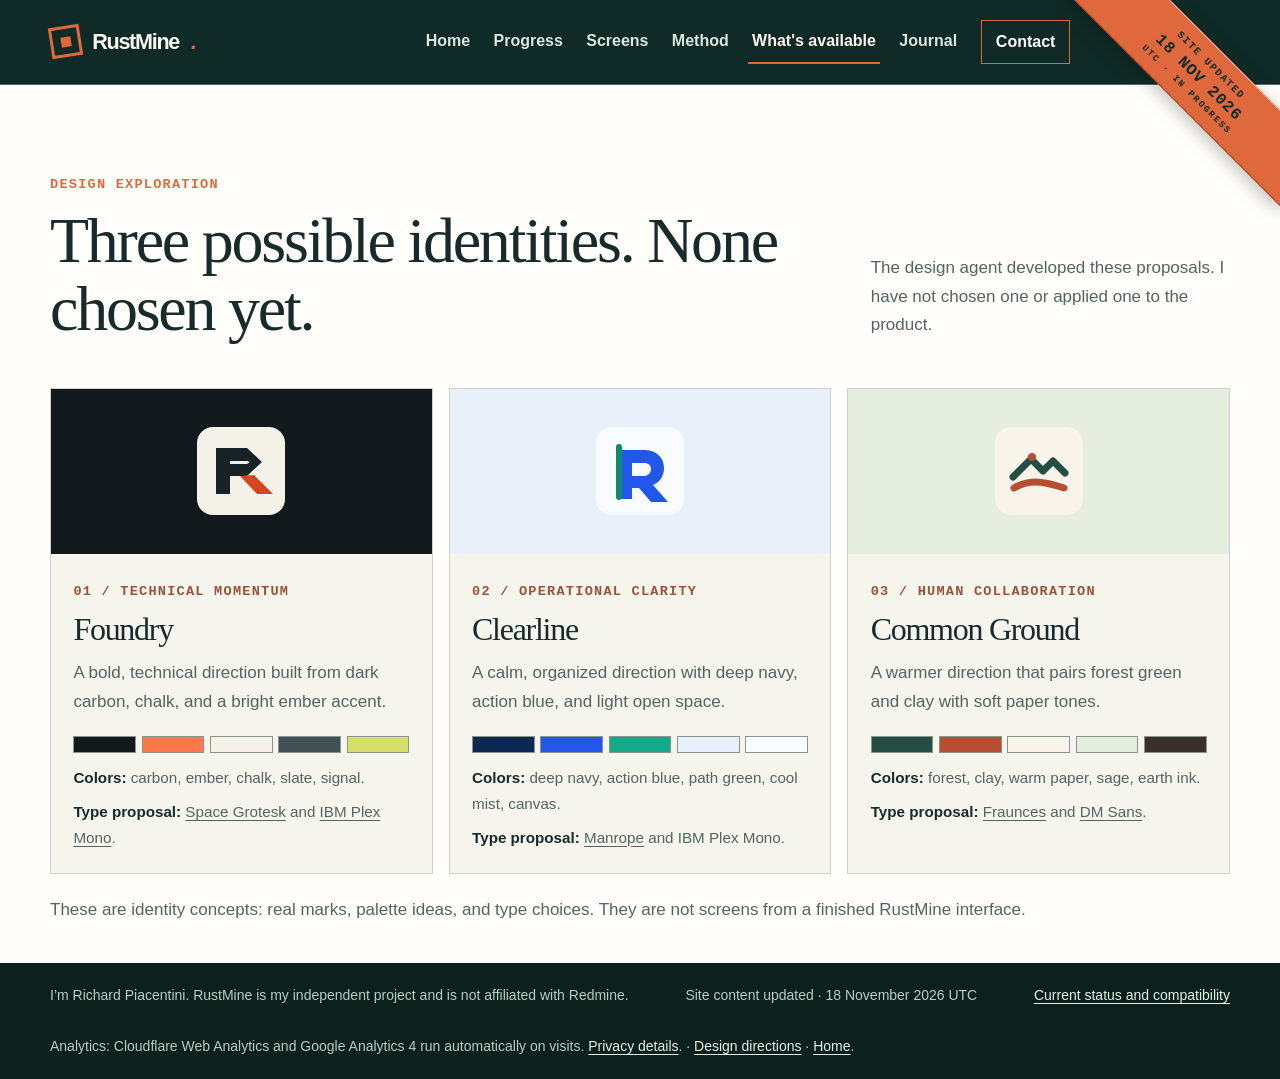
<file: design/index.html>
<!doctype html>
<html lang="en">
<head>
  <meta charset="utf-8">
  <meta name="viewport" content="width=device-width, initial-scale=1">
  <meta name="color-scheme" content="light">
  <meta name="theme-color" content="#102b27">
  <link rel="icon" href="/favicon.ico" sizes="any">
  <link rel="icon" href="/favicon.svg" type="image/svg+xml">
  <link rel="icon" href="/favicon-32.png" type="image/png" sizes="32x32">
  <link rel="icon" href="/favicon-16.png" type="image/png" sizes="16x16">
  <link rel="apple-touch-icon" href="/apple-touch-icon.png" sizes="180x180">
  <link rel="manifest" href="/site.webmanifest">
  <meta name="description" content="Three unchosen RustMine identity concepts, separate from the actual product interface.">
  <link rel="canonical" href="https://rustmine.org/design/">
  <meta property="og:type" content="website">
  <meta property="og:site_name" content="RustMine">
  <meta property="og:url" content="https://rustmine.org/design/">
  <meta property="og:title" content="Design directions | RustMine">
  <meta property="og:description" content="Three unchosen RustMine identity concepts, separate from the actual product interface.">
  <meta property="og:image" content="https://rustmine.org/social-card-2026-10-20.png">
  <meta property="og:image:secure_url" content="https://rustmine.org/social-card-2026-10-20.png">
  <meta property="og:image:type" content="image/png">
  <meta property="og:image:width" content="1200">
  <meta property="og:image:height" content="630">
  <meta property="og:image:alt" content="RustMine: Keep Redmine’s data. Rebuild its core in Rust.">
  <meta name="twitter:card" content="summary_large_image">
  <meta name="twitter:title" content="Design directions | RustMine">
  <meta name="twitter:description" content="Three unchosen RustMine identity concepts, separate from the actual product interface.">
  <meta name="twitter:image" content="https://rustmine.org/social-card-2026-10-20.png">
  <meta name="twitter:image:alt" content="RustMine: Keep Redmine’s data. Rebuild its core in Rust.">
  <title>Design directions | RustMine</title>
  <script type="application/ld+json">
  {
  "@context": "https://schema.org",
  "@graph": [
    {
      "@type": "WebSite",
      "@id": "https://rustmine.org/#website",
      "name": "RustMine",
      "url": "https://rustmine.org/",
      "description": "Richard Piacentini’s public engineering journal about an experimental rewrite of Redmine in Rust."
    },
    {
      "@type": "WebPage",
      "@id": "https://rustmine.org/design/#webpage",
      "url": "https://rustmine.org/design/",
      "name": "Design directions | RustMine",
      "description": "Three unchosen RustMine identity concepts, separate from the actual product interface.",
      "inLanguage": "en",
      "isPartOf": {
        "@id": "https://rustmine.org/#website"
      },
      "author": {
        "@id": "https://rustmine.org/#author"
      }
    },
    {
      "@type": "Person",
      "@id": "https://rustmine.org/#author",
      "name": "Richard Piacentini",
      "sameAs": [
        "https://www.linkedin.com/in/richardpiacentini/"
      ]
    }
  ]
}
  </script>
    <link rel="stylesheet" href="/site.css">
</head>
<body>
  <a class="skip" href="#main">Skip to content</a>
<header class="site-header">
    <div class="corner"><div class="ribbon"><span>SITE UPDATED</span><time datetime="2026-11-18">18 NOV 2026</time><small>UTC · IN PROGRESS</small></div></div>
    <div class="wrap header-row">
      <div class="brand-lockup"><a class="brand" href="/" aria-label="RustMine home"><span class="brand-mark" aria-hidden="true"><span></span></span>RustMine<span style="color:var(--accent)">.</span></a></div>
      <nav class="site-nav desktop-nav" id="main-nav" aria-label="Main navigation"><a href="/">Home</a><a href="/progress/">Progress</a><a href="/screens/">Screens</a><a href="/method/">Method</a><a class="nav-works" href="/what-works/">What's available</a><a href="/journal/">Journal</a><a class="nav-contact" href="/#contact">Contact</a></nav>
      <details class="mobile-menu" id="mobile-menu">
        <summary><span class="menu-glyph" aria-hidden="true"><i></i><i></i><i></i></span>Menu</summary>
        <nav class="site-nav mobile-nav" aria-label="Mobile navigation"><a href="/">Home</a><a href="/progress/">Progress</a><a href="/screens/">Screens</a><a href="/method/">Method</a><a class="nav-works" href="/what-works/">What's available</a><a href="/journal/">Journal</a><a href="/design/" aria-current="page">Design directions</a><a href="/privacy/">Privacy</a><a class="mobile-contact" href="/#contact">Contact</a></nav>
      </details>
    </div>
  </header>
  <main id="main">
<section class="section directions" id="directions" aria-labelledby="directions-title">
      <div class="wrap">
        <div class="section-heading"><div><div class="eyebrow">Design exploration</div><h2 id="directions-title">Three possible identities. None chosen yet.</h2></div><p>The design agent developed these proposals. I have not chosen one or applied one to the product.</p></div>
        <div class="directions-grid">
          <article class="direction-card" style="--direction-bg:#11191c;--direction-tile:#f4f1e9">
            <div class="direction-visual"><img src="/assets/site/brand/foundry-mark.svg" alt="Foundry mark: an angular R with an ember-colored stroke" width="88" height="88"></div>
            <div class="direction-body"><span class="eyebrow">01 / Technical momentum</span><h3>Foundry</h3><p>A bold, technical direction built from dark carbon, chalk, and a bright ember accent.</p><div class="direction-swatches" aria-hidden="true"><span style="background:#11191c"></span><span style="background:#ff784c"></span><span style="background:#f4f1e9"></span><span style="background:#405155"></span><span style="background:#d4e06a"></span></div><p class="direction-detail"><strong>Colors:</strong> carbon, ember, chalk, slate, signal.</p><p class="direction-detail"><strong>Type proposal:</strong> <a class="external-link" href="https://fonts.google.com/specimen/Space+Grotesk" target="_blank" rel="noopener noreferrer" aria-label="Space Grotesk (opens in a new tab)" title="Opens in a new tab">Space Grotesk</a> and <a class="external-link" href="https://fonts.google.com/specimen/IBM+Plex+Mono" target="_blank" rel="noopener noreferrer" aria-label="IBM Plex Mono (opens in a new tab)" title="Opens in a new tab">IBM Plex Mono</a>.</p></div>
          </article>
          <article class="direction-card" style="--direction-bg:#eaf0fa;--direction-tile:#f8fbff">
            <div class="direction-visual"><img src="/assets/site/brand/clearline-mark.svg" alt="Clearline mark: a blue R anchored by a green line" width="88" height="88"></div>
            <div class="direction-body"><span class="eyebrow">02 / Operational clarity</span><h3>Clearline</h3><p>A calm, organized direction with deep navy, action blue, and light open space.</p><div class="direction-swatches" aria-hidden="true"><span style="background:#0d2855"></span><span style="background:#2357e9"></span><span style="background:#17a989"></span><span style="background:#eaf0fa"></span><span style="background:#f8fbff"></span></div><p class="direction-detail"><strong>Colors:</strong> deep navy, action blue, path green, cool mist, canvas.</p><p class="direction-detail"><strong>Type proposal:</strong> <a class="external-link" href="https://fonts.google.com/specimen/Manrope" target="_blank" rel="noopener noreferrer" aria-label="Manrope (opens in a new tab)" title="Opens in a new tab">Manrope</a> and IBM Plex Mono.</p></div>
          </article>
          <article class="direction-card" style="--direction-bg:#e5eddf;--direction-tile:#f8f4ea">
            <div class="direction-visual"><img src="/assets/site/brand/common-ground-mark.svg" alt="Common Ground mark: two rising paths above a shared horizon" width="88" height="88"></div>
            <div class="direction-body"><span class="eyebrow">03 / Human collaboration</span><h3>Common Ground</h3><p>A warmer direction that pairs forest green and clay with soft paper tones.</p><div class="direction-swatches" aria-hidden="true"><span style="background:#244e44"></span><span style="background:#b54e32"></span><span style="background:#f8f4ea"></span><span style="background:#e5eddf"></span><span style="background:#3a302a"></span></div><p class="direction-detail"><strong>Colors:</strong> forest, clay, warm paper, sage, earth ink.</p><p class="direction-detail"><strong>Type proposal:</strong> <a class="external-link" href="https://fonts.google.com/specimen/Fraunces" target="_blank" rel="noopener noreferrer" aria-label="Fraunces (opens in a new tab)" title="Opens in a new tab">Fraunces</a> and <a class="external-link" href="https://fonts.google.com/specimen/DM+Sans" target="_blank" rel="noopener noreferrer" aria-label="DM Sans (opens in a new tab)" title="Opens in a new tab">DM Sans</a>.</p></div>
          </article>
        </div>
        <p class="directions-note">These are identity concepts: real marks, palette ideas, and type choices. They are not screens from a finished RustMine interface.</p>
        
      </div>
    </section>
  </main>
<div class="screen-viewer" id="screen-viewer" role="dialog" aria-modal="true" aria-labelledby="viewer-title" aria-describedby="viewer-description" hidden>
    <div class="viewer-panel">
      <div class="viewer-toolbar"><h2 id="viewer-title"></h2><div class="viewer-controls"><button type="button" id="viewer-fit" aria-label="Fit image to window">Fit</button><button type="button" id="viewer-minus" aria-label="Zoom out">−</button><output id="viewer-zoom" aria-live="polite">Fit</output><button type="button" id="viewer-plus" aria-label="Zoom in">+</button><button type="button" class="viewer-close" id="viewer-close" aria-label="Close image viewer">Close ×</button></div></div>
      <div class="viewer-scroll" id="viewer-scroll" tabindex="0" aria-label="Scrollable full-resolution screenshot"><img id="viewer-image" alt=""></div>
      <p class="viewer-caption" id="viewer-description"></p>
    </div>
  </div>
<footer><div class="wrap"><span>I’m Richard Piacentini. RustMine is my independent project and is not affiliated with Redmine.</span><span>Site content updated · <time datetime="2026-11-18">18 November 2026 UTC</time></span><p><a href="/status/">Current status and compatibility</a></p><p class="footer-analytics">Analytics: Cloudflare Web Analytics and Google Analytics 4 run automatically on visits. <a href="/privacy/">Privacy details</a>. · <a href="/design/">Design directions</a> · <a href="/">Home</a>.</p></div></footer>
  <script src="/analytics.js" defer></script>
  <script src="/site.js" defer></script>
</body>
</html>
</file>
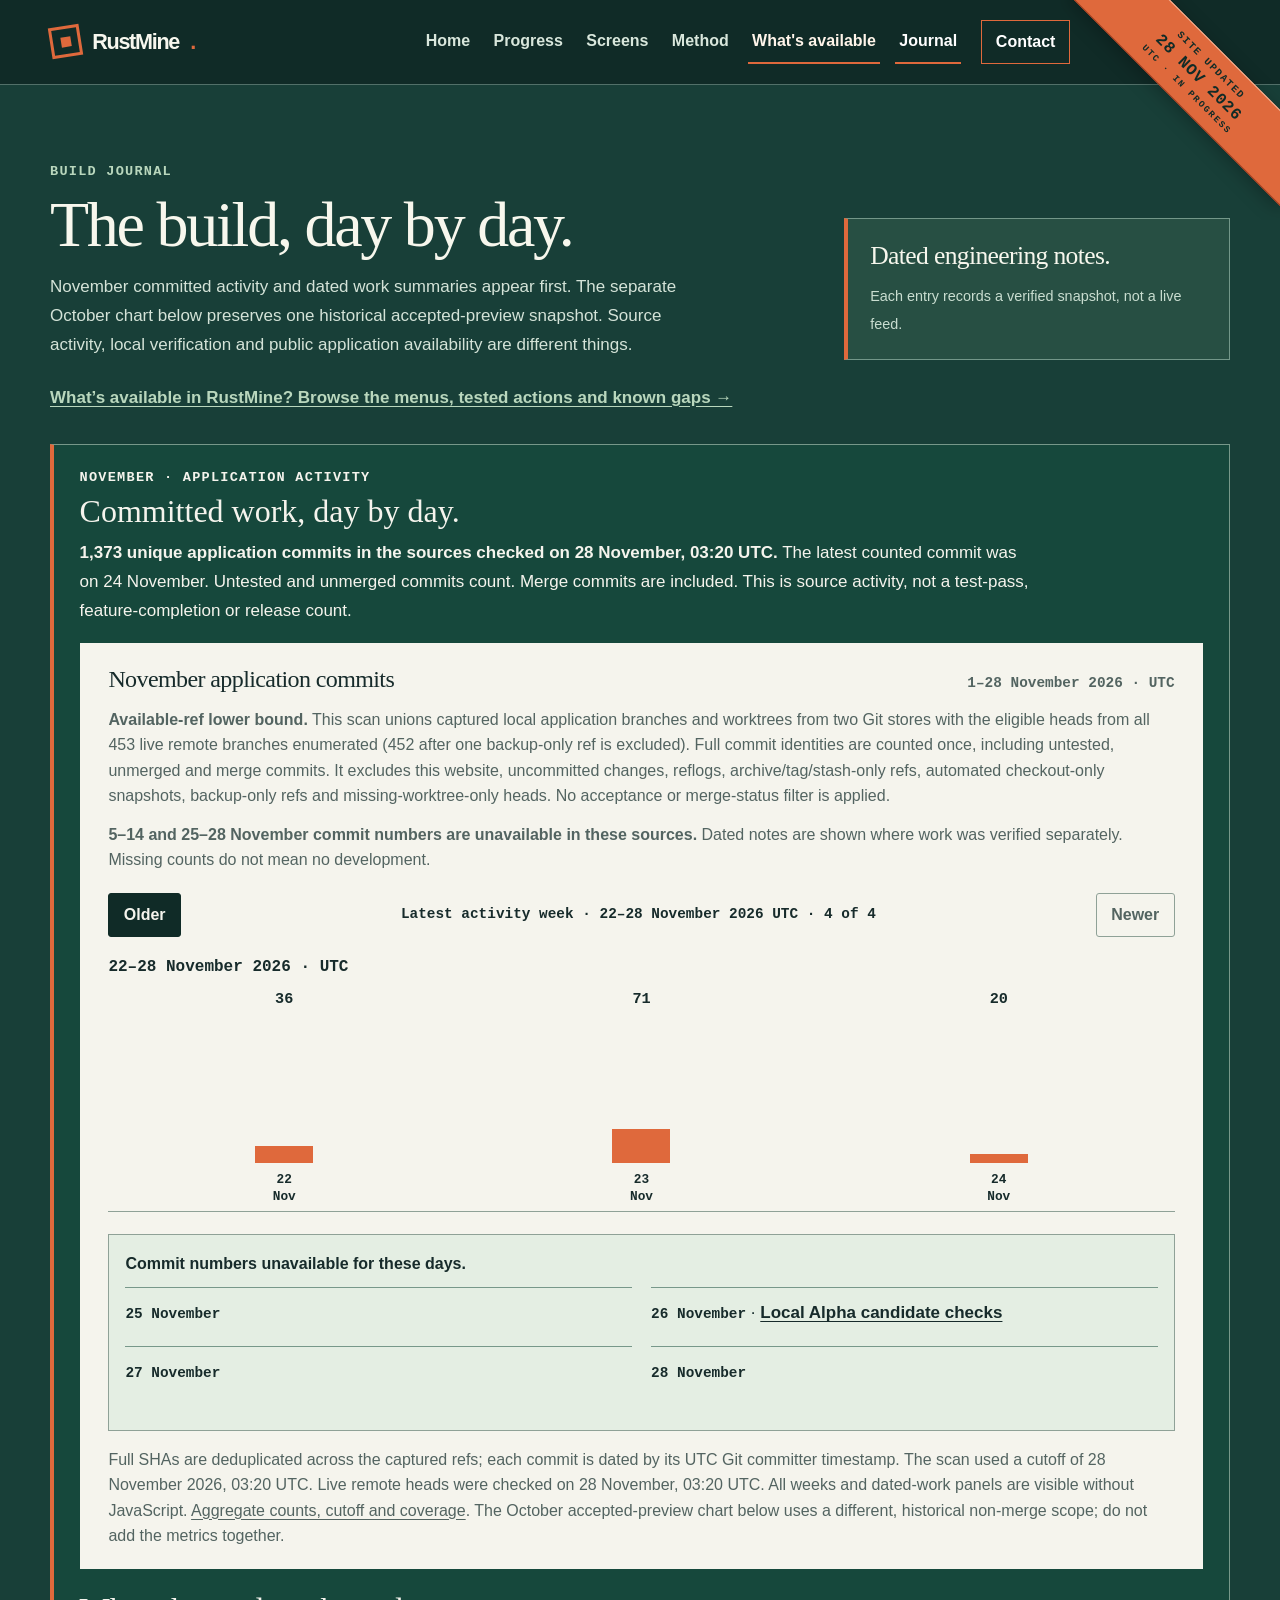
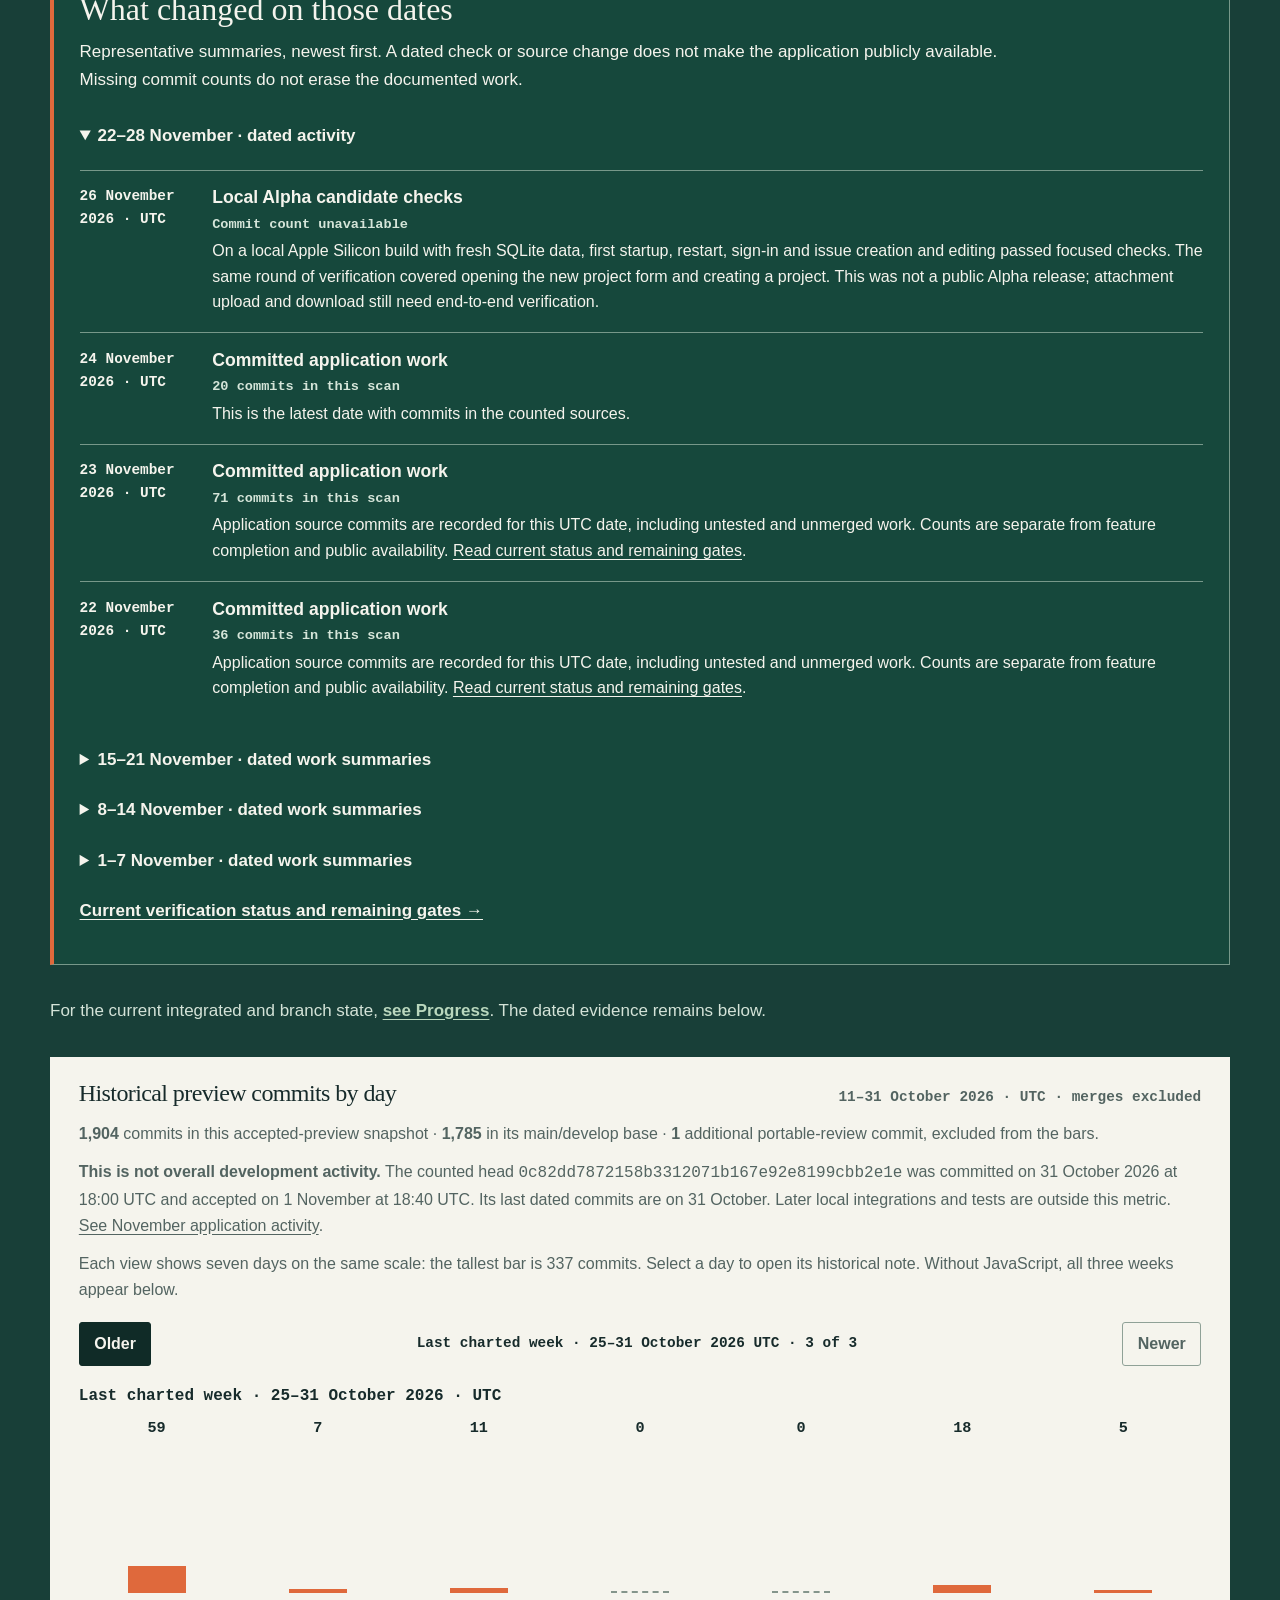
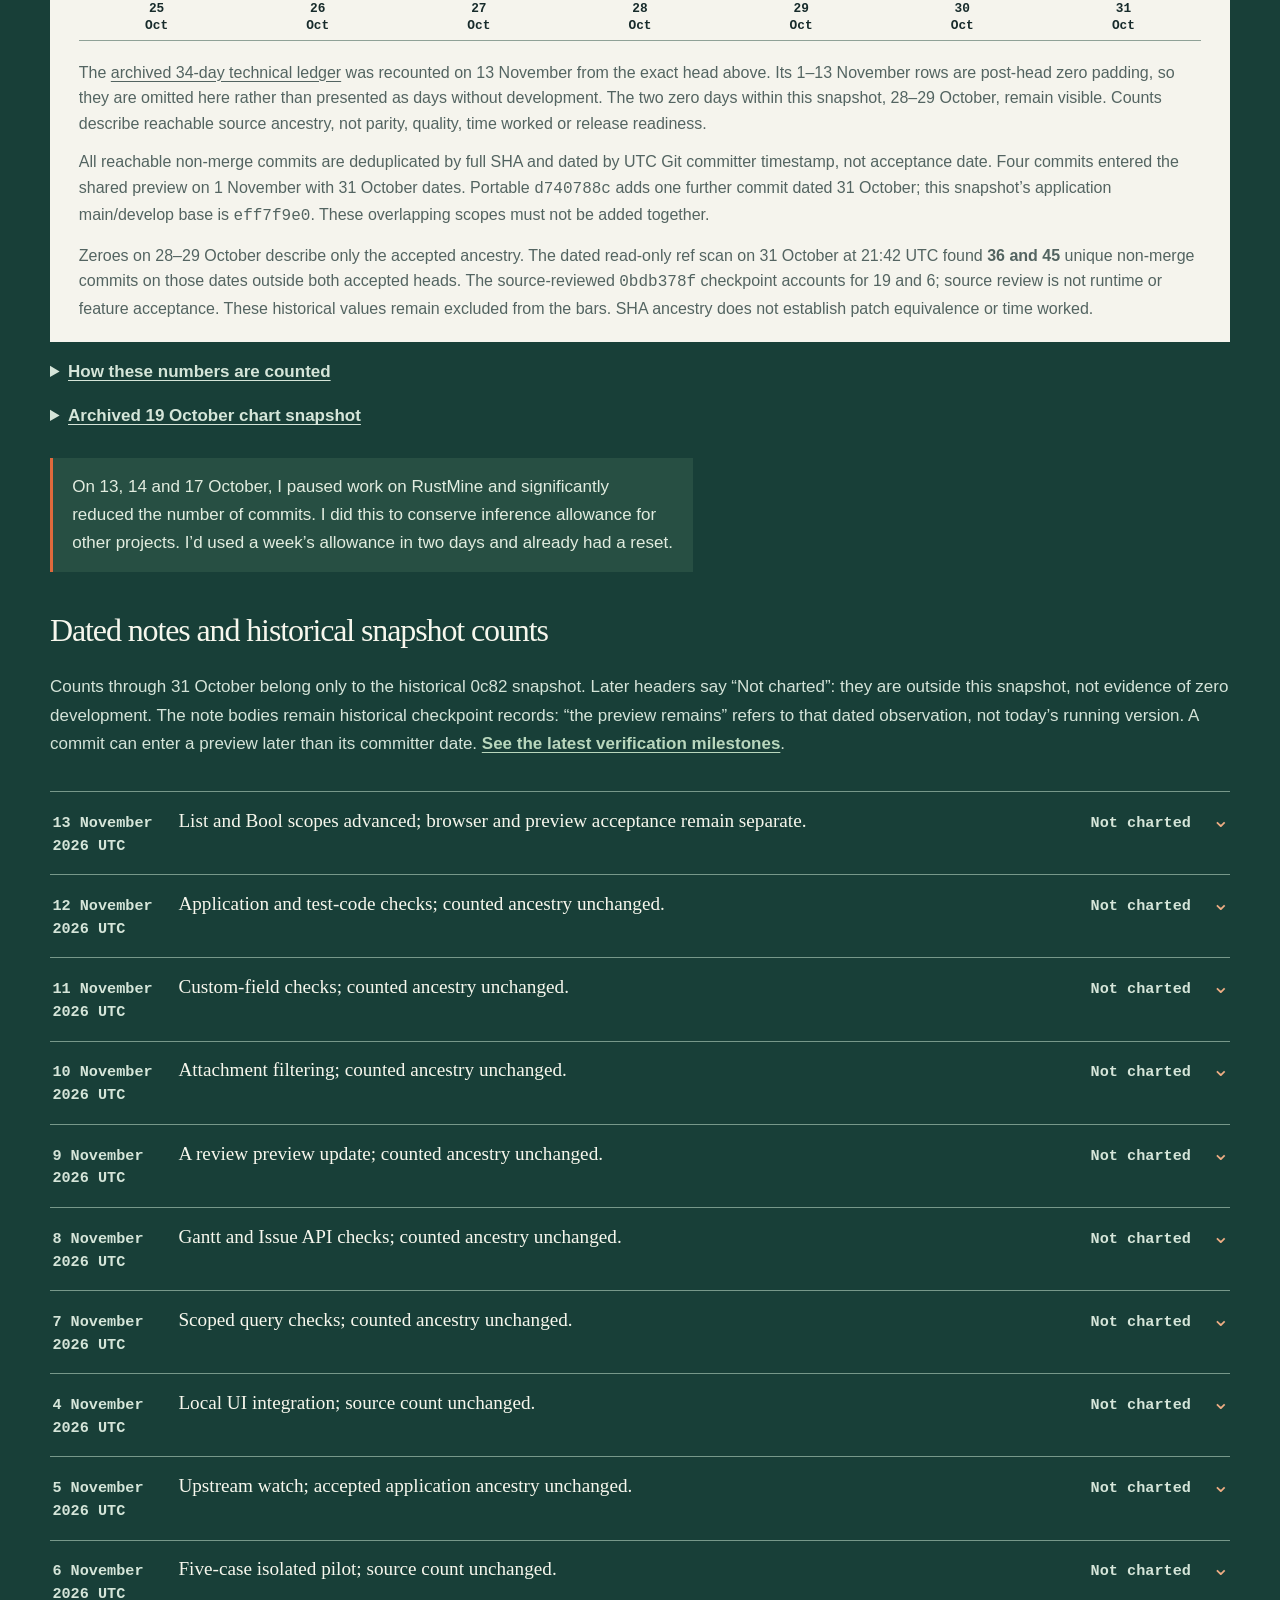
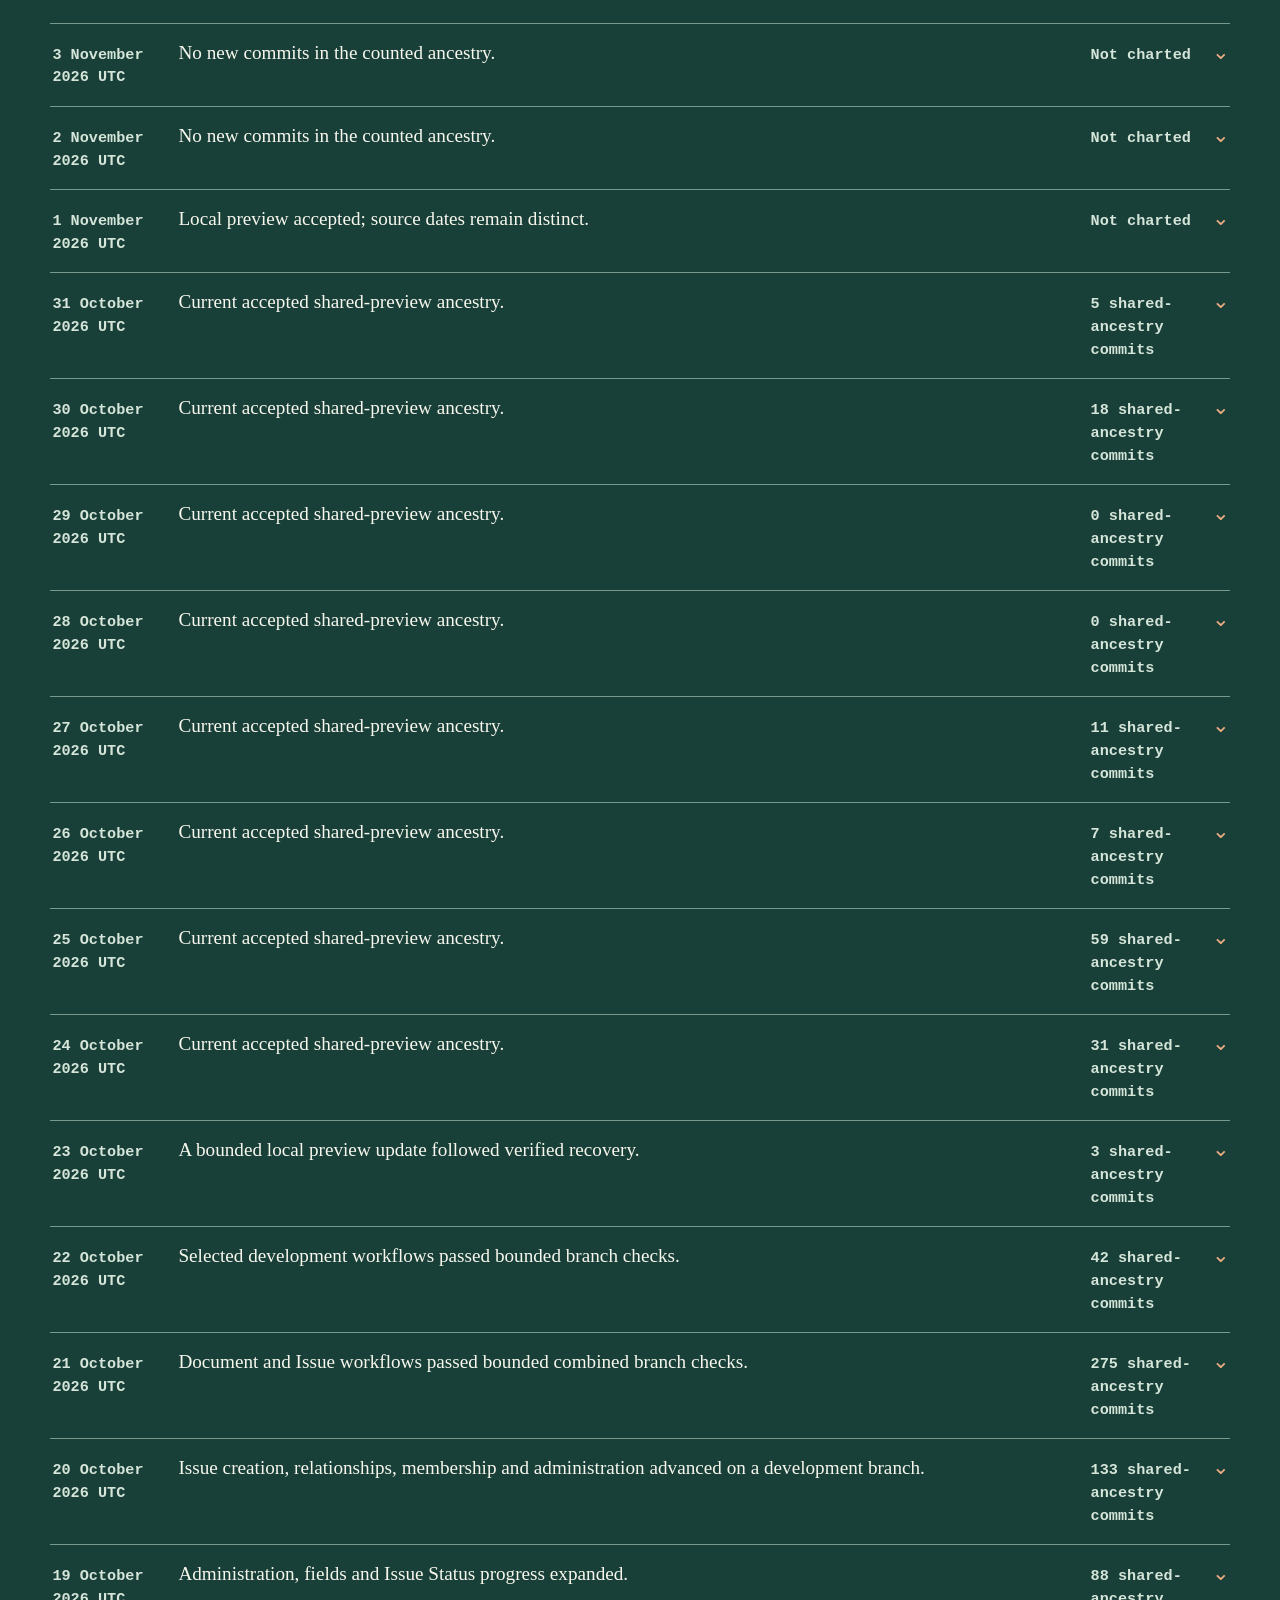
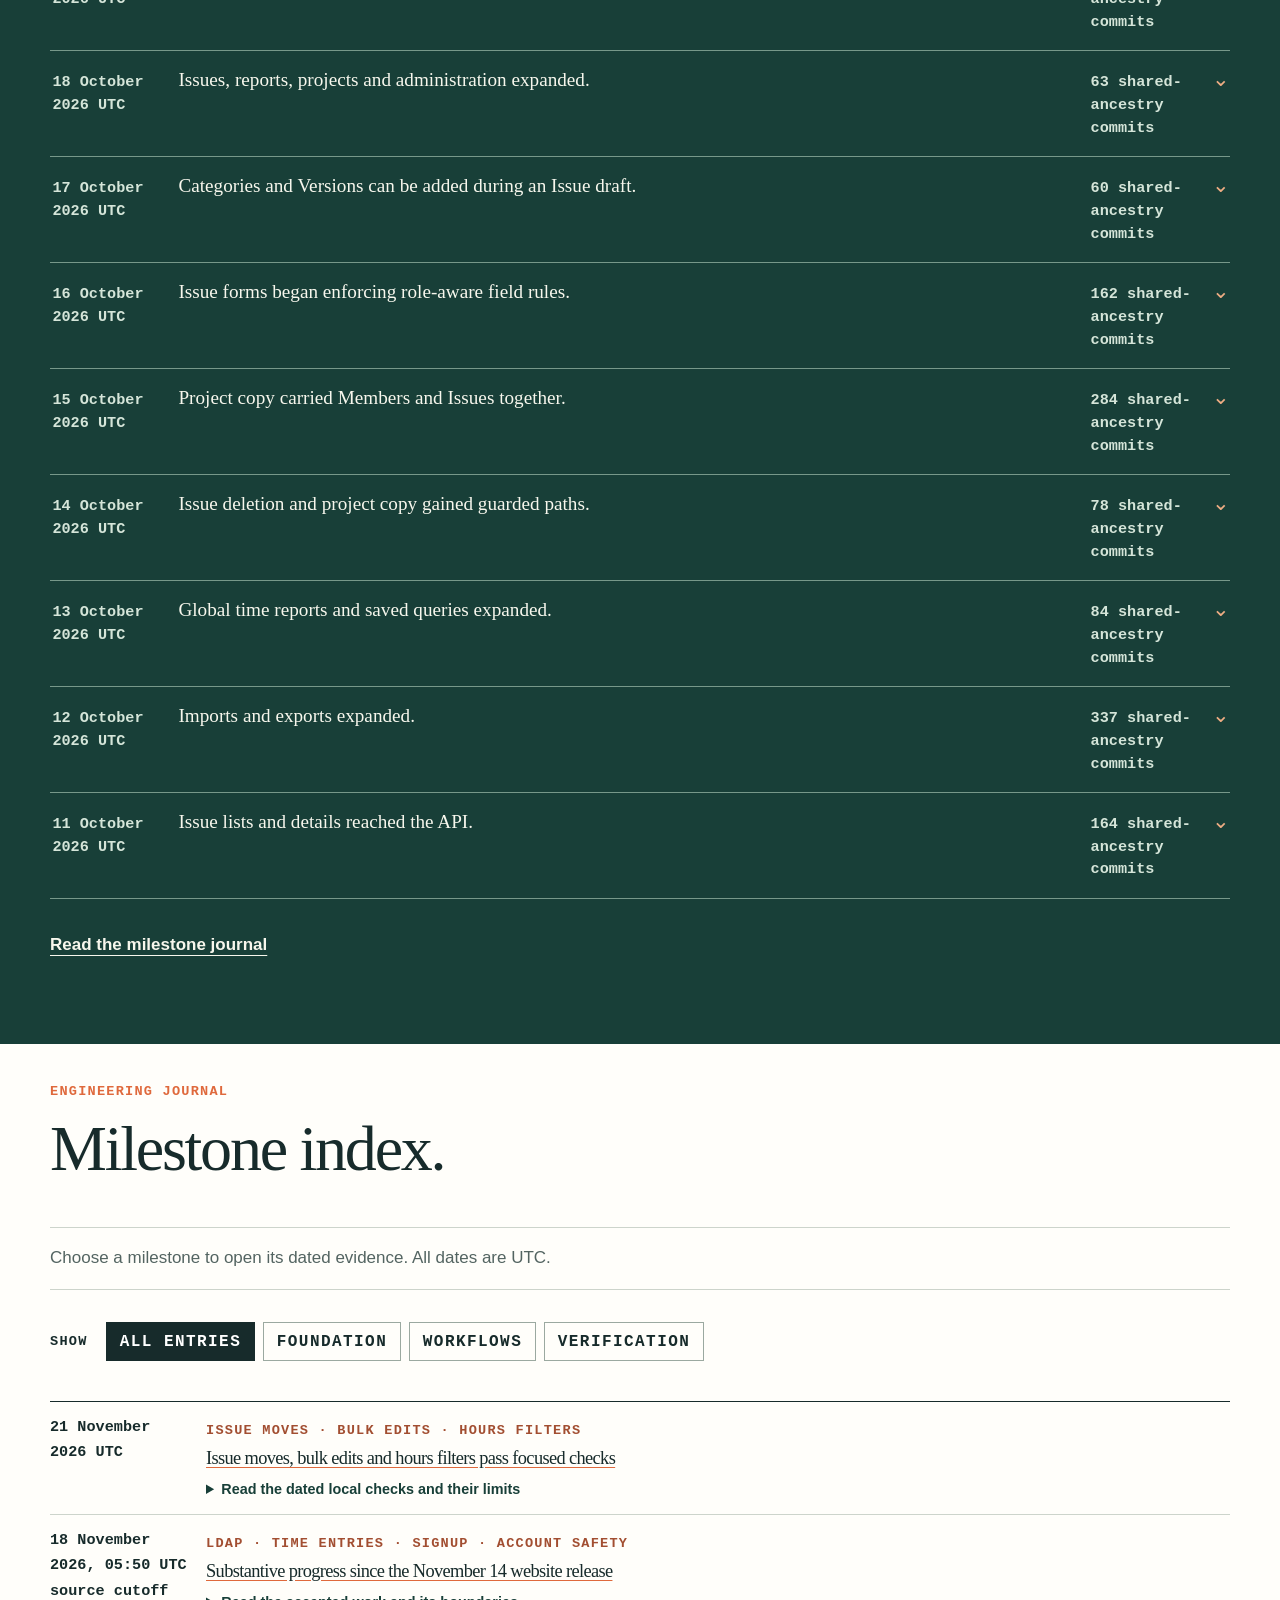
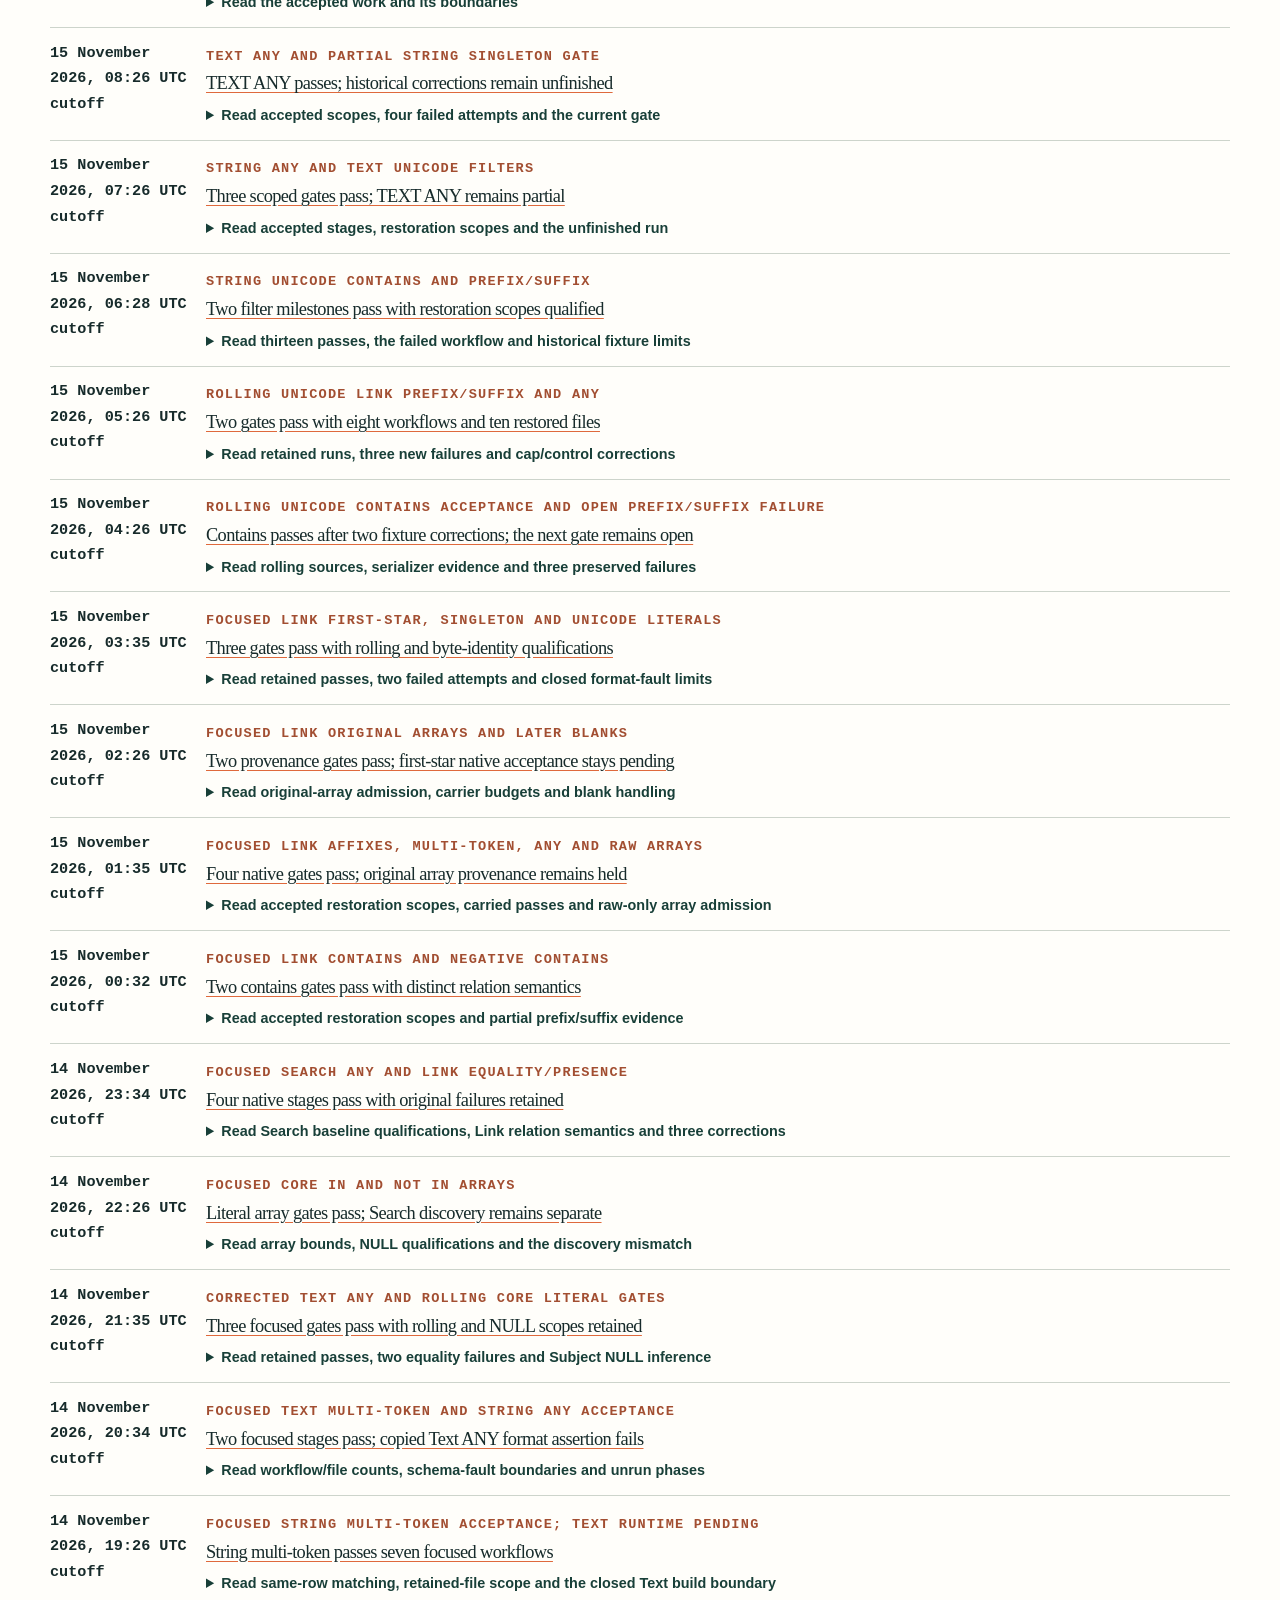
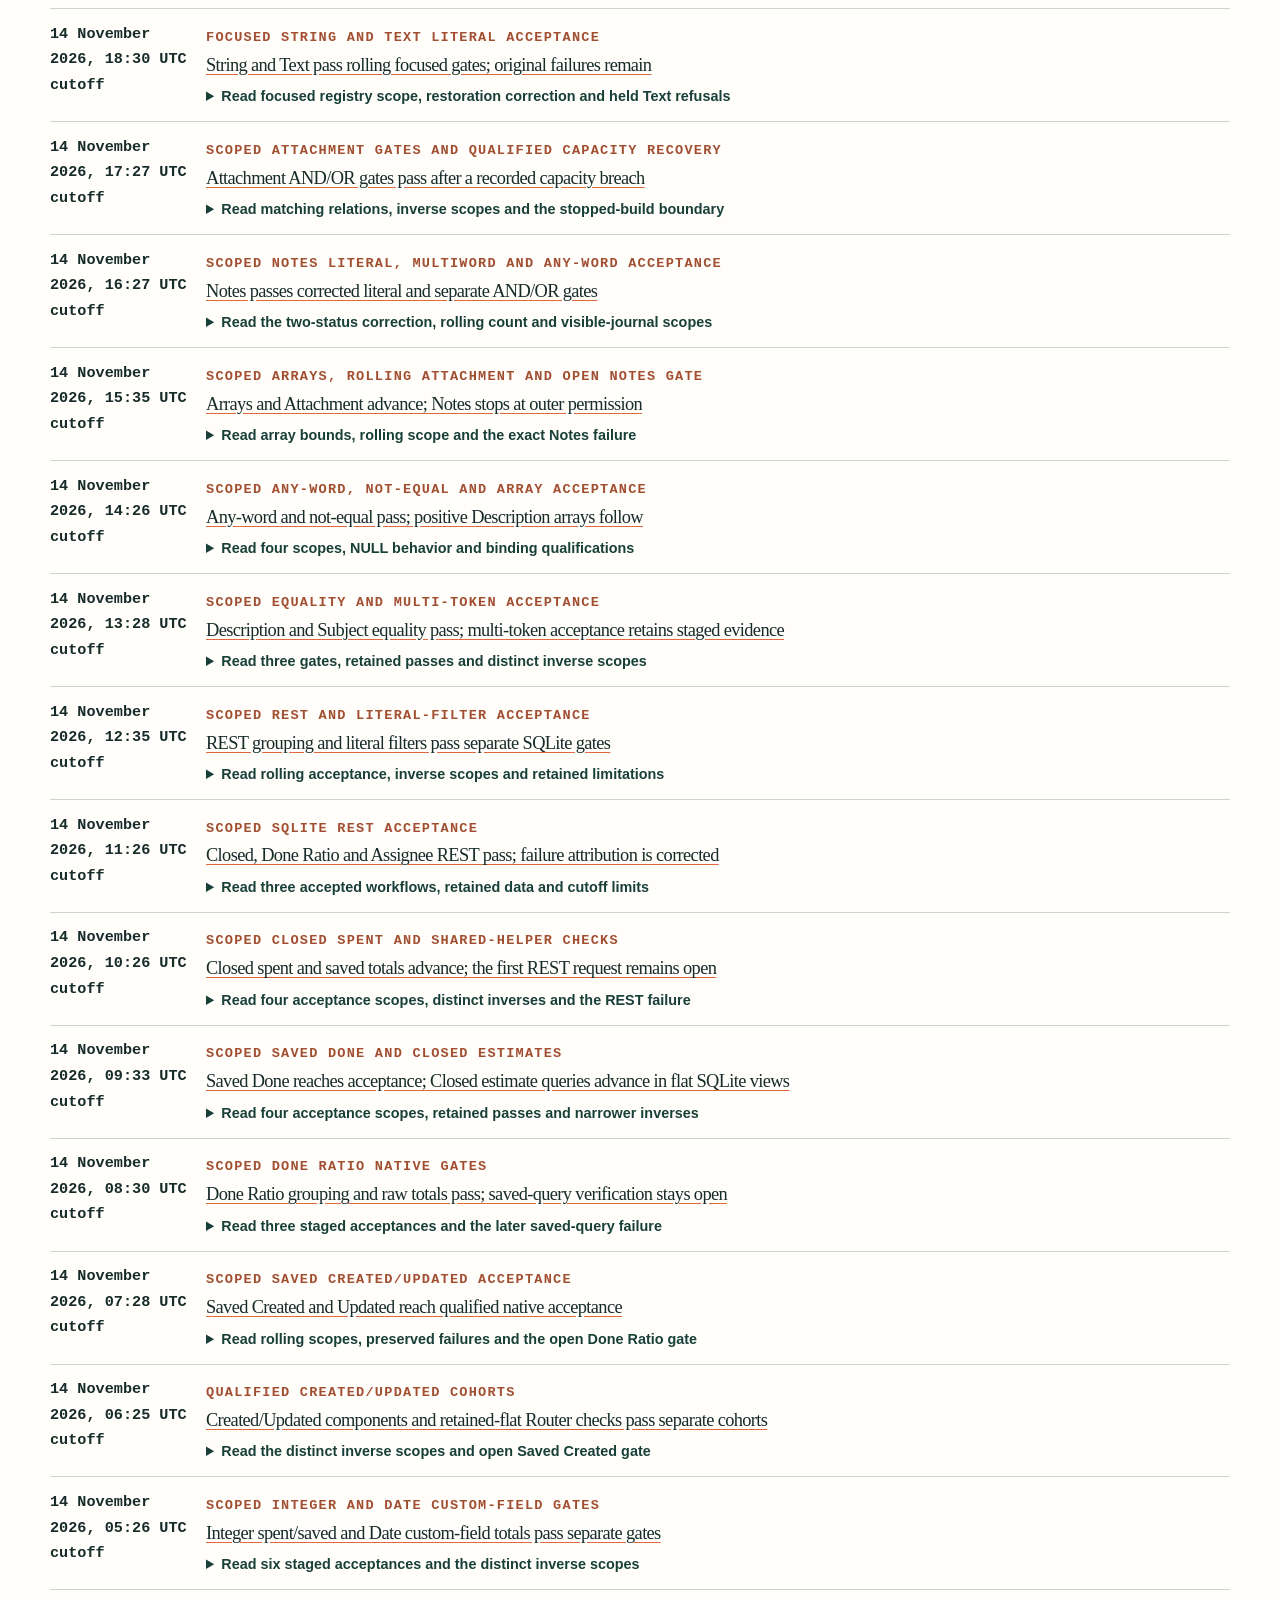
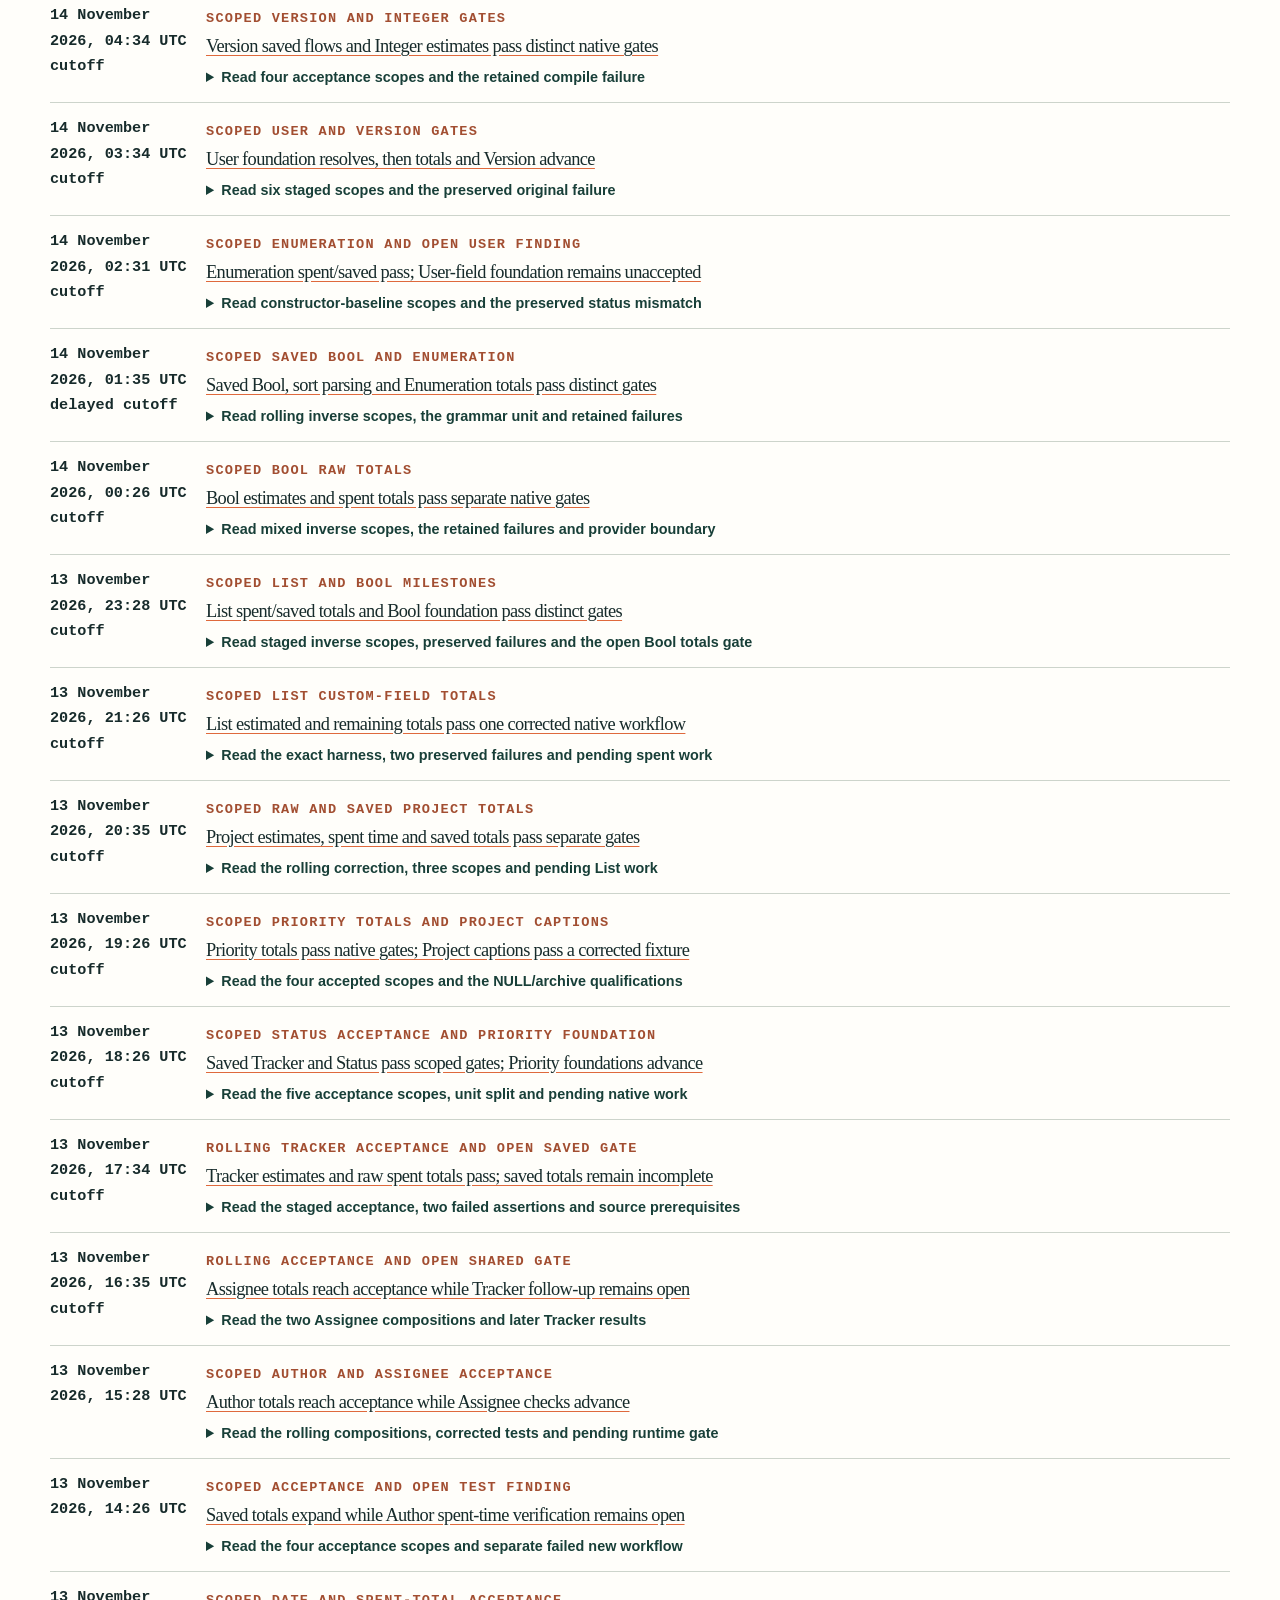
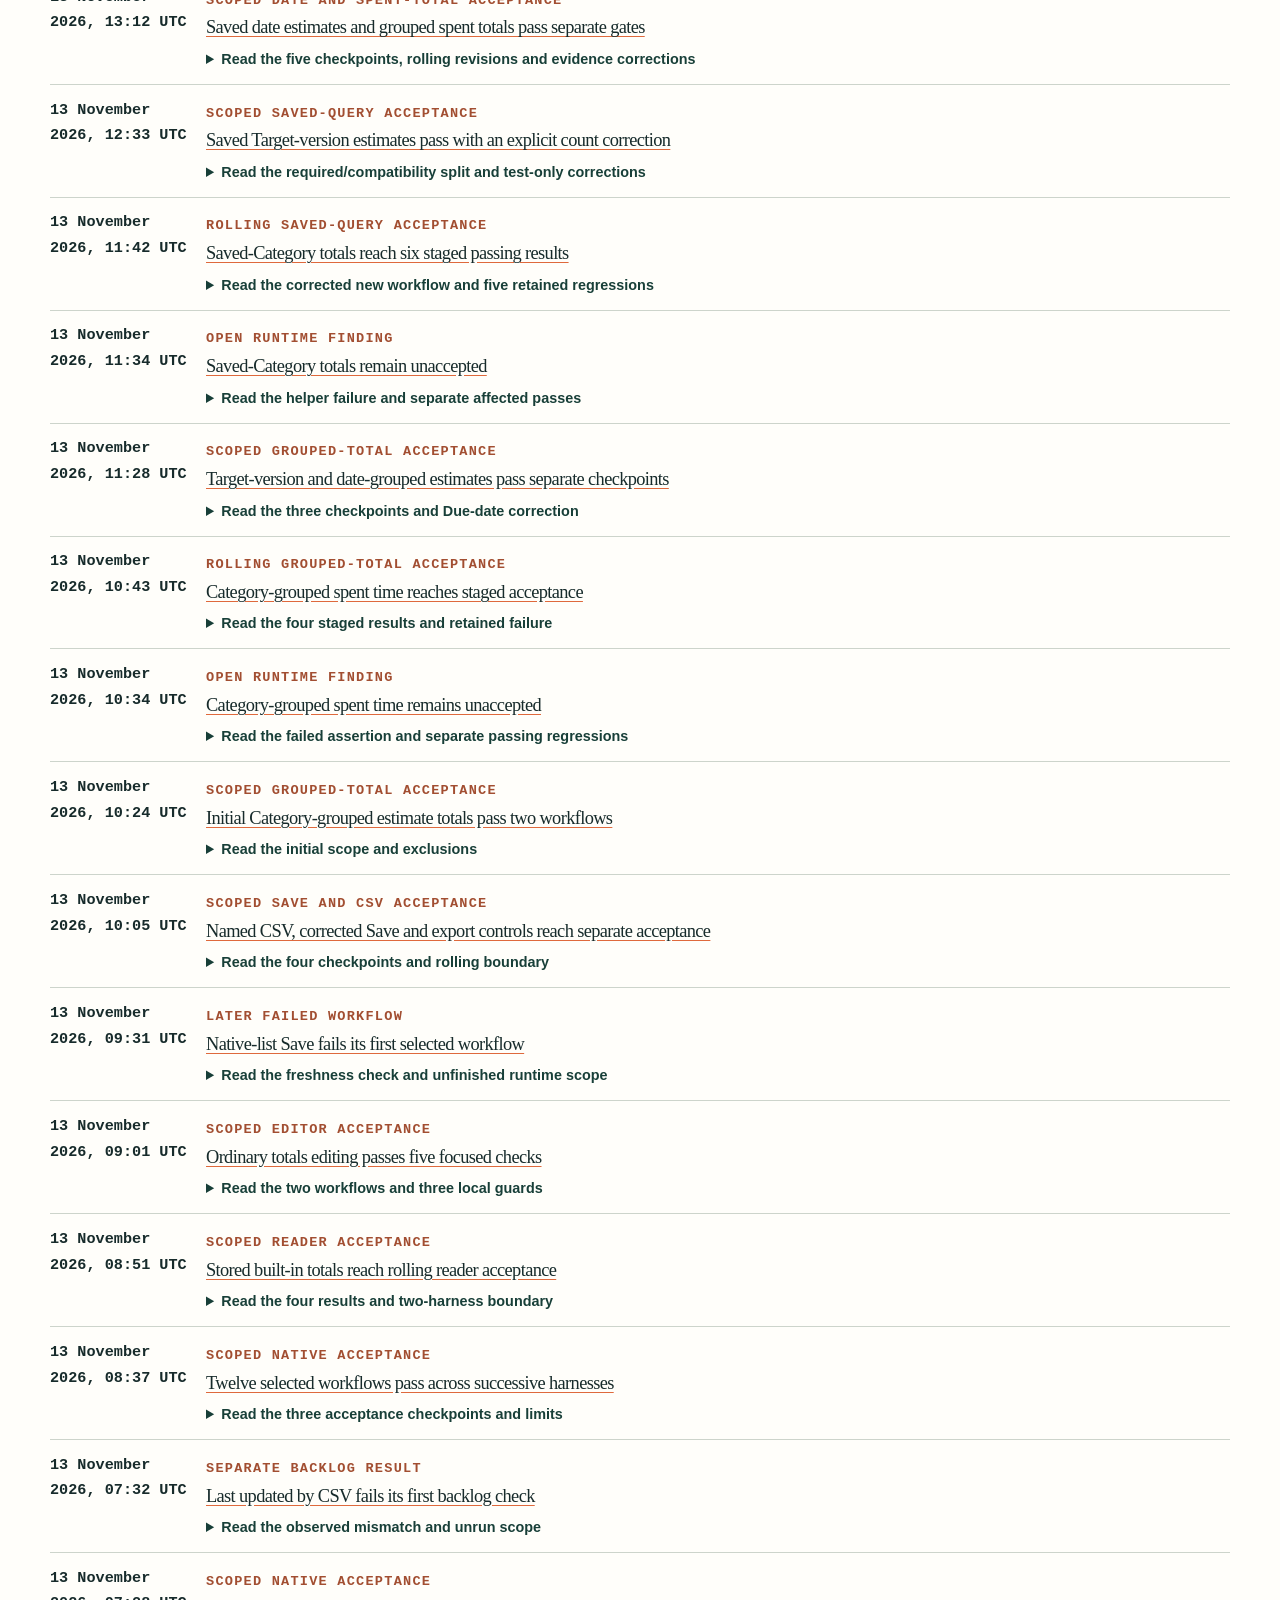
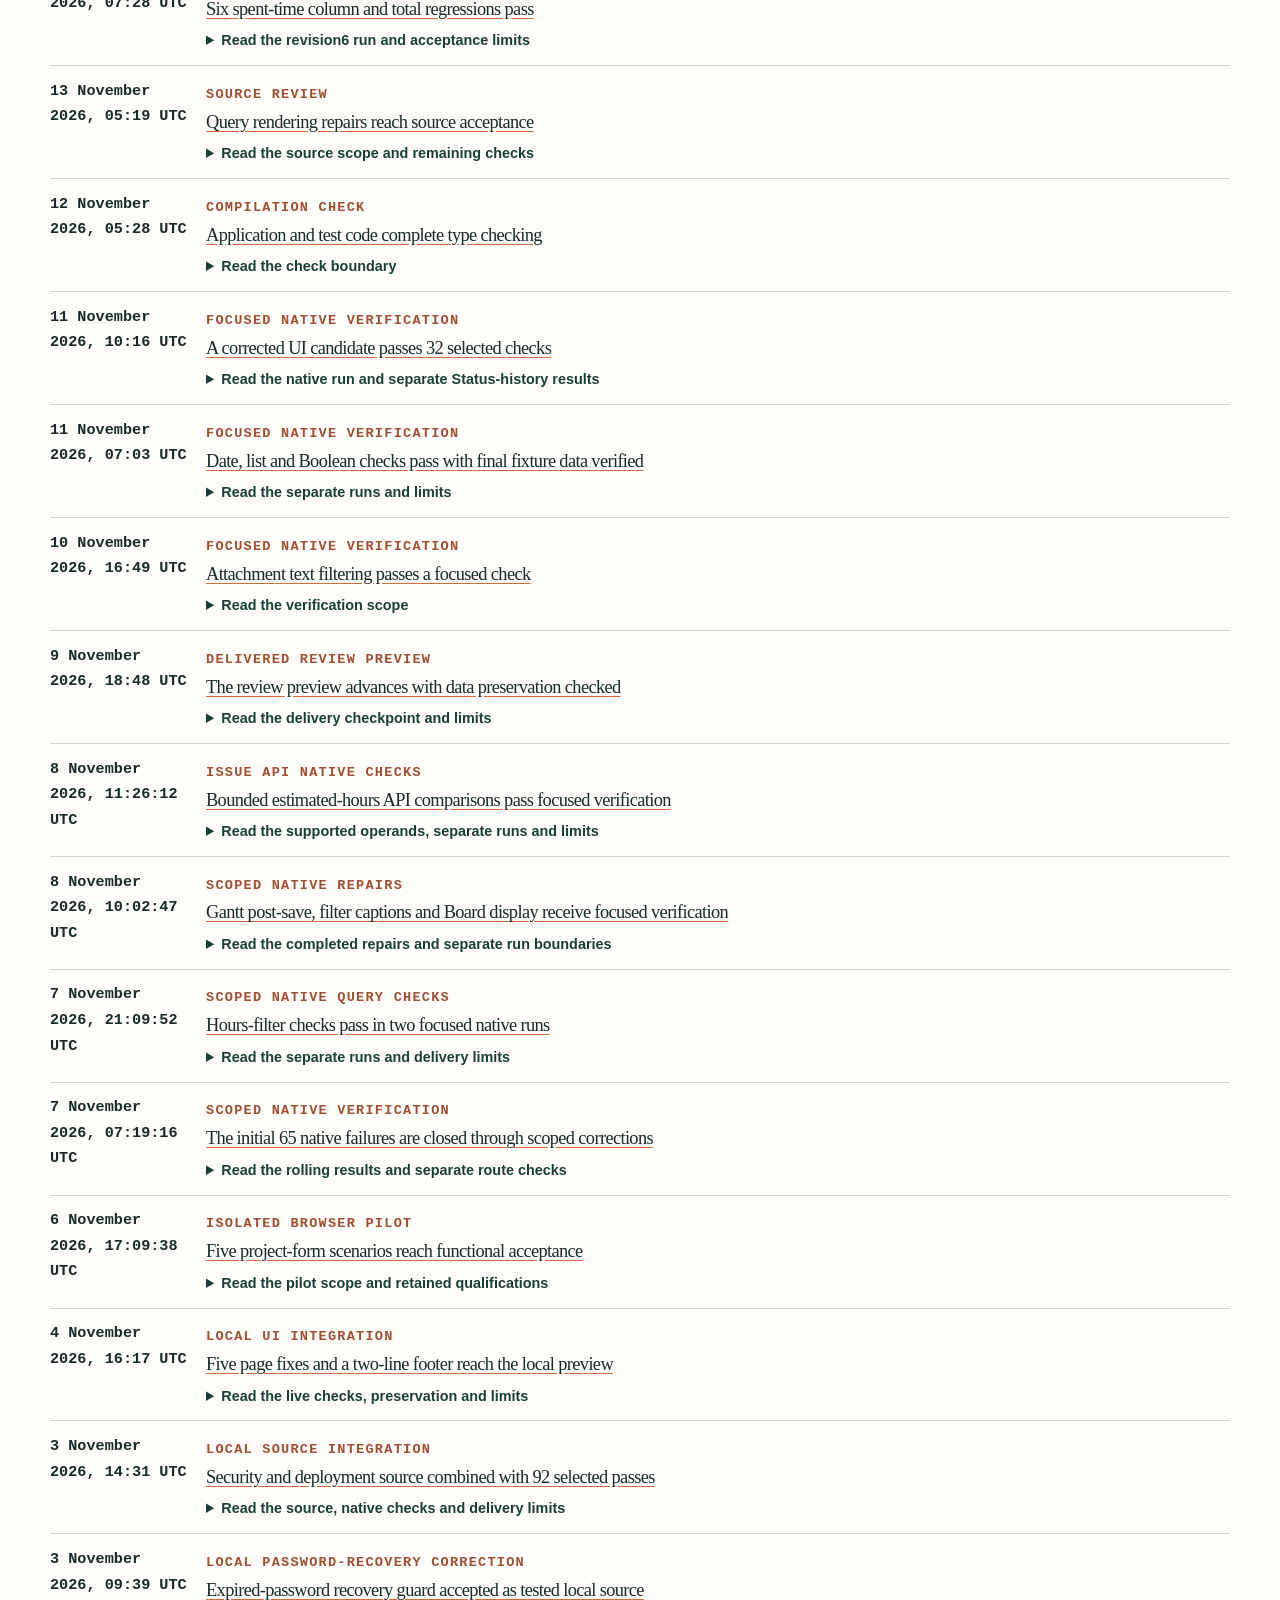
<file: journal/index.html>
<!doctype html>
<html lang="en">
<head>
  <meta charset="utf-8">
  <meta name="viewport" content="width=device-width, initial-scale=1">
  <meta name="color-scheme" content="light">
  <meta name="theme-color" content="#102b27">
  <link rel="icon" href="/favicon.ico" sizes="any">
  <link rel="icon" href="/favicon.svg" type="image/svg+xml">
  <link rel="icon" href="/favicon-32.png" type="image/png" sizes="32x32">
  <link rel="icon" href="/favicon-16.png" type="image/png" sizes="16x16">
  <link rel="apple-touch-icon" href="/apple-touch-icon.png" sizes="180x180">
  <link rel="manifest" href="/site.webmanifest">
  <meta name="description" content="The dated RustMine development notes, integrated Git activity, and recorded milestones.">
  <link rel="canonical" href="https://rustmine.org/journal/">
  <meta property="og:type" content="website">
  <meta property="og:site_name" content="RustMine">
  <meta property="og:url" content="https://rustmine.org/journal/">
  <meta property="og:title" content="Engineering journal | RustMine">
  <meta property="og:description" content="The dated RustMine development notes, integrated Git activity, and recorded milestones.">
  <meta property="og:image" content="https://rustmine.org/social-card-2026-10-20.png">
  <meta property="og:image:secure_url" content="https://rustmine.org/social-card-2026-10-20.png">
  <meta property="og:image:type" content="image/png">
  <meta property="og:image:width" content="1200">
  <meta property="og:image:height" content="630">
  <meta property="og:image:alt" content="RustMine: Keep Redmine’s data. Rebuild its core in Rust.">
  <meta name="twitter:card" content="summary_large_image">
  <meta name="twitter:title" content="Engineering journal | RustMine">
  <meta name="twitter:description" content="The dated RustMine development notes, integrated Git activity, and recorded milestones.">
  <meta name="twitter:image" content="https://rustmine.org/social-card-2026-10-20.png">
  <meta name="twitter:image:alt" content="RustMine: Keep Redmine’s data. Rebuild its core in Rust.">
  <title>Engineering journal | RustMine</title>
  <script type="application/ld+json">
  {
  "@context": "https://schema.org",
  "@graph": [
    {
      "@type": "WebSite",
      "@id": "https://rustmine.org/#website",
      "name": "RustMine",
      "url": "https://rustmine.org/",
      "description": "Richard Piacentini’s public engineering journal about an experimental rewrite of Redmine in Rust."
    },
    {
      "@type": "WebPage",
      "@id": "https://rustmine.org/journal/#webpage",
      "url": "https://rustmine.org/journal/",
      "name": "Engineering journal | RustMine",
      "description": "The dated RustMine development notes, integrated Git activity, and recorded milestones.",
      "inLanguage": "en",
      "isPartOf": {
        "@id": "https://rustmine.org/#website"
      },
      "author": {
        "@id": "https://rustmine.org/#author"
      }
    },
    {
      "@type": "Person",
      "@id": "https://rustmine.org/#author",
      "name": "Richard Piacentini",
      "sameAs": [
        "https://www.linkedin.com/in/richardpiacentini/"
      ]
    }
  ]
}
  </script>
    <link rel="stylesheet" href="/site.css">
</head>
<body>
  <a class="skip" href="#main">Skip to content</a>
<header class="site-header">
    <div class="corner"><div class="ribbon"><span>SITE UPDATED</span><time datetime="2026-11-28">28 NOV 2026</time><small>UTC · IN PROGRESS</small></div></div>
    <div class="wrap header-row">
      <div class="brand-lockup"><a class="brand" href="/" aria-label="RustMine home"><span class="brand-mark" aria-hidden="true"><span></span></span>RustMine<span style="color:var(--accent)">.</span></a></div>
      <nav class="site-nav desktop-nav" id="main-nav" aria-label="Main navigation"><a href="/">Home</a><a href="/progress/">Progress</a><a href="/screens/">Screens</a><a href="/method/">Method</a><a class="nav-works" href="/what-works/">What's available</a><a href="/journal/" aria-current="page">Journal</a><a class="nav-contact" href="/#contact">Contact</a></nav>
      <details class="mobile-menu" id="mobile-menu">
        <summary><span class="menu-glyph" aria-hidden="true"><i></i><i></i><i></i></span>Menu</summary>
        <nav class="site-nav mobile-nav" aria-label="Mobile navigation"><a href="/">Home</a><a href="/progress/">Progress</a><a href="/screens/">Screens</a><a href="/method/">Method</a><a class="nav-works" href="/what-works/">What's available</a><a href="/journal/" aria-current="page">Journal</a><a href="/design/">Design directions</a><a href="/privacy/">Privacy</a><a class="mobile-contact" href="/#contact">Contact</a></nav>
      </details>
    </div>
  </header>
  <main id="main">
<section class="build-timeline" id="build-history" aria-labelledby="build-title">
      <div class="wrap">
        <div class="build-head">
          <div><div class="eyebrow">Build journal</div><h2 id="build-title">The build, day by day.</h2><p>November committed activity and dated work summaries appear first. The separate October chart below preserves one historical accepted-preview snapshot. Source activity, local verification and public application availability are different things.</p></div>
          <aside class="build-intent" aria-label="Engineering notes"><p>Dated engineering notes.</p><small>Each entry records a verified snapshot, not a live feed.</small></aside>
        </div>
        <p class="build-jump catalog-link" id="what-works-guide"><a href="/what-works/">What’s available in RustMine? Browse the menus, tested actions and known gaps →</a></p>
        <section class="build-recent" id="activity" aria-labelledby="activity-title"><div class="eyebrow">November · application activity</div><h3 id="activity-title">Committed work, day by day.</h3>
<p><strong>1,373 unique application commits in the sources checked on <time datetime="2026-11-28T03:20:52.555000+00:00">28 November, 03:20 UTC</time>.</strong> The latest counted commit was on 24 November. Untested and unmerged commits count. Merge commits are included. This is source activity, not a test-pass, feature-completion or release count.</p>
<figure class="build-chart activity-chart" data-activity-cutoff="2026-11-28T03:20:52.555000+00:00" aria-labelledby="activity-chart-title" data-chart-scope="committed-application-activity" data-latest-label="Latest activity week"><figcaption><strong id="activity-chart-title">November application commits</strong><span>1–28 November 2026 · UTC</span></figcaption>
<p class="build-chart-note"><strong>Available-ref lower bound.</strong> This scan unions captured local application branches and worktrees from two Git stores with the eligible heads from all 453 live remote branches enumerated (452 after one backup-only ref is excluded). Full commit identities are counted once, including untested, unmerged and merge commits. It excludes this website, uncommitted changes, reflogs, archive/tag/stash-only refs, automated checkout-only snapshots, backup-only refs and missing-worktree-only heads. No acceptance or merge-status filter is applied.</p>
<p class="build-chart-note"><strong>5–14 and 25–28 November commit numbers are unavailable in these sources.</strong> Dated notes are shown where work was verified separately. Missing counts do not mean no development.</p>
<nav class="build-chart-pagination" aria-label="November activity weeks" hidden><button type="button" data-chart-older>Older</button><p data-chart-status role="status" aria-live="polite" aria-atomic="true"></p><button type="button" data-chart-newer>Newer</button></nav>
<section class="build-chart-page" data-chart-page data-range="1–7 November 2026" aria-labelledby="activity-week-1"><h4 id="activity-week-1" class="build-chart-week">1–7 November 2026 · UTC</h4><div class="build-chart-scroll" role="region" aria-label="Application commits, 1–7 November 2026 UTC" tabindex="0"><div class="build-chart-days" style="--days:7"><a class="build-chart-day" data-date="2026-11-01" data-count="4" data-zero="false" data-unknown="false" href="#activity-2026-11-01" aria-label="4 unique application commits dated 1 November 2026 UTC. Read dated work."><span class="build-value">4</span><span class="build-bar-track" aria-hidden="true"><span class="build-bar" style="--height:1.3%"></span></span><time datetime="2026-11-01"><span class="date-short">1<br>Nov</span><span class="date-full">1 November 2026 UTC</span></time></a><a class="build-chart-day" data-date="2026-11-02" data-count="5" data-zero="false" data-unknown="false" href="#activity-2026-11-02" aria-label="5 unique application commits dated 2 November 2026 UTC. Read dated work."><span class="build-value">5</span><span class="build-bar-track" aria-hidden="true"><span class="build-bar" style="--height:1.6%"></span></span><time datetime="2026-11-02"><span class="date-short">2<br>Nov</span><span class="date-full">2 November 2026 UTC</span></time></a><a class="build-chart-day" data-date="2026-11-03" data-count="11" data-zero="false" data-unknown="false" href="#activity-2026-11-03" aria-label="11 unique application commits dated 3 November 2026 UTC. Read dated work."><span class="build-value">11</span><span class="build-bar-track" aria-hidden="true"><span class="build-bar" style="--height:3.6%"></span></span><time datetime="2026-11-03"><span class="date-short">3<br>Nov</span><span class="date-full">3 November 2026 UTC</span></time></a><a class="build-chart-day" data-date="2026-11-04" data-count="11" data-zero="false" data-unknown="false" href="#activity-2026-11-04" aria-label="11 unique application commits dated 4 November 2026 UTC. Read dated work."><span class="build-value">11</span><span class="build-bar-track" aria-hidden="true"><span class="build-bar" style="--height:3.6%"></span></span><time datetime="2026-11-04"><span class="date-short">4<br>Nov</span><span class="date-full">4 November 2026 UTC</span></time></a></div></div><div class="activity-gap-notes"><p><strong>Commit numbers unavailable for these days.</strong> Here is the dated work that was recorded.</p><ol><li data-activity-date="2026-11-07"><time datetime="2026-11-07">7 November 2026 · UTC</time><h5>Hours filters and query repairs</h5><p>Focused native checks advanced hours filters and closed the initial selected failures through scoped corrections. <a href="#activity-2026-11-07">Read the dated record</a>.</p></li><li data-activity-date="2026-11-06"><time datetime="2026-11-06">6 November 2026 · UTC</time><h5>Project-form workflows</h5><p>Five scenarios reached functional acceptance in an isolated browser pilot; that was not whole-application certification. <a href="#activity-2026-11-06">Read the dated record</a>.</p></li><li data-activity-date="2026-11-05"><time datetime="2026-11-05">5 November 2026 · UTC</time><h5>Upstream watch</h5><p>The upstream watch was refreshed; that observation did not itself integrate new application behavior. <a href="#activity-2026-11-05">Read the dated record</a>.</p></li></ol></div></section><section class="build-chart-page" data-chart-page data-range="8–14 November 2026" aria-labelledby="activity-week-2"><h4 id="activity-week-2" class="build-chart-week">8–14 November 2026 · UTC</h4><div class="activity-gap-notes"><p><strong>Commit numbers unavailable for these days.</strong> Here is the dated work that was recorded.</p><ol><li data-activity-date="2026-11-14"><time datetime="2026-11-14">14 November 2026 · UTC</time><h5>Saved queries, totals and REST filters</h5><p>Focused SQLite/Router work expanded saved-query totals, built-in grouping and literal filters; provider and full-product limits remained. <a href="#activity-2026-11-14">Read the dated record</a>.</p></li><li data-activity-date="2026-11-13"><time datetime="2026-11-13">13 November 2026 · UTC</time><h5>Query totals and CSV</h5><p>Grouped totals, stored-query editing and selected CSV workflows advanced through dated local gates, retaining original failures. <a href="#activity-2026-11-13">Read the dated record</a>.</p></li><li data-activity-date="2026-11-12"><time datetime="2026-11-12">12 November 2026 · UTC</time><h5>Application and test-code compilation</h5><p>Application and test code completed type checking. Compilation was not a workflow-test or browser pass. <a href="#activity-2026-11-12">Read the dated record</a>.</p></li><li data-activity-date="2026-11-11"><time datetime="2026-11-11">11 November 2026 · UTC</time><h5>Dates, custom fields and display</h5><p>Selected native checks covered date, list and Boolean fields, display behavior and Status history, with separate run boundaries. <a href="#activity-2026-11-11">Read the dated record</a>.</p></li><li data-activity-date="2026-11-10"><time datetime="2026-11-10">10 November 2026 · UTC</time><h5>Attachment text filtering</h5><p>A focused native workflow checked Attachment text filtering; this was not file/blob I/O certification. <a href="#activity-2026-11-10">Read the dated record</a>.</p></li><li data-activity-date="2026-11-09"><time datetime="2026-11-09">9 November 2026 · UTC</time><h5>Review preview update</h5><p>A local review preview advanced with backup, rollback and preservation checks; counted Git ancestry remained a separate metric. <a href="#activity-2026-11-09">Read the dated record</a>.</p></li><li data-activity-date="2026-11-08"><time datetime="2026-11-08">8 November 2026 · UTC</time><h5>Gantt, queries and Issue API</h5><p>Local checks covered Gantt post-save behavior, filter captions, Board display and bounded Issue API hours cases. <a href="#activity-2026-11-08">Read the dated record</a>.</p></li></ol></div></section><section class="build-chart-page" data-chart-page data-range="15–21 November 2026" aria-labelledby="activity-week-3"><h4 id="activity-week-3" class="build-chart-week">15–21 November 2026 · UTC</h4><div class="build-chart-scroll" role="region" aria-label="Application commits, 15–21 November 2026 UTC" tabindex="0"><div class="build-chart-days" style="--days:7"><a class="build-chart-day" data-date="2026-11-15" data-count="308" data-zero="false" data-unknown="false" href="#activity-2026-11-15" aria-label="308 unique application commits dated 15 November 2026 UTC. Read dated work."><span class="build-value">308</span><span class="build-bar-track" aria-hidden="true"><span class="build-bar" style="--height:100.0%"></span></span><time datetime="2026-11-15"><span class="date-short">15<br>Nov</span><span class="date-full">15 November 2026 UTC</span></time></a><a class="build-chart-day" data-date="2026-11-16" data-count="283" data-zero="false" data-unknown="false" href="#activity-2026-11-16" aria-label="283 unique application commits dated 16 November 2026 UTC. Read dated work."><span class="build-value">283</span><span class="build-bar-track" aria-hidden="true"><span class="build-bar" style="--height:91.9%"></span></span><time datetime="2026-11-16"><span class="date-short">16<br>Nov</span><span class="date-full">16 November 2026 UTC</span></time></a><a class="build-chart-day" data-date="2026-11-17" data-count="203" data-zero="false" data-unknown="false" href="#activity-2026-11-17" aria-label="203 unique application commits dated 17 November 2026 UTC. Read dated work."><span class="build-value">203</span><span class="build-bar-track" aria-hidden="true"><span class="build-bar" style="--height:65.9%"></span></span><time datetime="2026-11-17"><span class="date-short">17<br>Nov</span><span class="date-full">17 November 2026 UTC</span></time></a><a class="build-chart-day" data-date="2026-11-18" data-count="141" data-zero="false" data-unknown="false" href="#activity-2026-11-18" aria-label="141 unique application commits dated 18 November 2026 UTC. Read dated work."><span class="build-value">141</span><span class="build-bar-track" aria-hidden="true"><span class="build-bar" style="--height:45.8%"></span></span><time datetime="2026-11-18"><span class="date-short">18<br>Nov</span><span class="date-full">18 November 2026 UTC</span></time></a><a class="build-chart-day" data-date="2026-11-19" data-count="148" data-zero="false" data-unknown="false" href="#activity-2026-11-19" aria-label="148 unique application commits dated 19 November 2026 UTC. Read dated work."><span class="build-value">148</span><span class="build-bar-track" aria-hidden="true"><span class="build-bar" style="--height:48.1%"></span></span><time datetime="2026-11-19"><span class="date-short">19<br>Nov</span><span class="date-full">19 November 2026 UTC</span></time></a><a class="build-chart-day" data-date="2026-11-20" data-count="78" data-zero="false" data-unknown="false" href="#activity-2026-11-20" aria-label="78 unique application commits dated 20 November 2026 UTC. Read dated work."><span class="build-value">78</span><span class="build-bar-track" aria-hidden="true"><span class="build-bar" style="--height:25.3%"></span></span><time datetime="2026-11-20"><span class="date-short">20<br>Nov</span><span class="date-full">20 November 2026 UTC</span></time></a><a class="build-chart-day" data-date="2026-11-21" data-count="54" data-zero="false" data-unknown="false" href="#activity-2026-11-21" aria-label="54 unique application commits dated 21 November 2026 UTC. Read dated work."><span class="build-value">54</span><span class="build-bar-track" aria-hidden="true"><span class="build-bar" style="--height:17.5%"></span></span><time datetime="2026-11-21"><span class="date-short">21<br>Nov</span><span class="date-full">21 November 2026 UTC</span></time></a></div></div></section><section class="build-chart-page" data-chart-page data-range="22–28 November 2026" aria-labelledby="activity-week-4"><h4 id="activity-week-4" class="build-chart-week">22–28 November 2026 · UTC</h4><div class="build-chart-scroll" role="region" aria-label="Application commits, 22–28 November 2026 UTC" tabindex="0"><div class="build-chart-days" style="--days:3"><a class="build-chart-day" data-date="2026-11-22" data-count="36" data-zero="false" data-unknown="false" href="#activity-2026-11-22" aria-label="36 unique application commits dated 22 November 2026 UTC. Read dated work."><span class="build-value">36</span><span class="build-bar-track" aria-hidden="true"><span class="build-bar" style="--height:11.7%"></span></span><time datetime="2026-11-22"><span class="date-short">22<br>Nov</span><span class="date-full">22 November 2026 UTC</span></time></a><a class="build-chart-day" data-date="2026-11-23" data-count="71" data-zero="false" data-unknown="false" href="#activity-2026-11-23" aria-label="71 unique application commits dated 23 November 2026 UTC. Read dated work."><span class="build-value">71</span><span class="build-bar-track" aria-hidden="true"><span class="build-bar" style="--height:23.1%"></span></span><time datetime="2026-11-23"><span class="date-short">23<br>Nov</span><span class="date-full">23 November 2026 UTC</span></time></a><a class="build-chart-day" data-date="2026-11-24" data-count="20" data-zero="false" data-unknown="false" href="#activity-2026-11-24" aria-label="20 unique application commits dated 24 November 2026 UTC. Read dated work."><span class="build-value">20</span><span class="build-bar-track" aria-hidden="true"><span class="build-bar" style="--height:6.5%"></span></span><time datetime="2026-11-24"><span class="date-short">24<br>Nov</span><span class="date-full">24 November 2026 UTC</span></time></a></div></div><div class="activity-gap-notes"><p><strong>Commit numbers unavailable for these days.</strong></p><ol><li data-activity-date="2026-11-25"><time datetime="2026-11-25">25 November</time></li><li data-activity-date="2026-11-26"><time datetime="2026-11-26">26 November</time> · <a href="#activity-2026-11-26">Local Alpha candidate checks</a></li><li data-activity-date="2026-11-27"><time datetime="2026-11-27">27 November</time></li><li data-activity-date="2026-11-28"><time datetime="2026-11-28">28 November</time></li></ol></div></section><p class="build-chart-note">Full SHAs are deduplicated across the captured refs; each commit is dated by its UTC Git committer timestamp. The scan used a cutoff of <time datetime="2026-11-28T03:20:52.555000+00:00">28 November 2026, 03:20 UTC</time>. Live remote heads were checked on <time datetime="2026-11-28T03:20:52.555Z">28 November, 03:20 UTC</time>. All weeks and dated-work panels are visible without JavaScript. <a href="/data/development-activity.json">Aggregate counts, cutoff and coverage</a>. The October accepted-preview chart below uses a different, historical non-merge scope; do not add the metrics together.</p></figure>
<h3 class="activity-summary-title">What changed on those dates</h3><p>Representative summaries, newest first. A dated check or source change does not make the application publicly available. Missing commit counts do not erase the documented work.</p><details class="activity-summary-week" open><summary>22–28 November · dated activity</summary><ol><li id="activity-2026-11-26"><time datetime="2026-11-26">26 November<br> 2026 · UTC</time><div><h4>Local Alpha candidate checks</h4><p class="activity-count">Commit count unavailable</p><p>On a local Apple Silicon build with fresh SQLite data, first startup, restart, sign-in and issue creation and editing passed focused checks. The same round of verification covered opening the new project form and creating a project. This was not a public Alpha release; attachment upload and download still need end-to-end verification.</p></div></li><li id="activity-2026-11-24"><time datetime="2026-11-24">24 November<br> 2026 · UTC</time><div><h4>Committed application work</h4><p class="activity-count">20 commits in this scan</p><p>This is the latest date with commits in the counted sources.</p></div></li><li id="activity-2026-11-23"><time datetime="2026-11-23">23 November<br> 2026 · UTC</time><div><h4>Committed application work</h4><p class="activity-count">71 commits in this scan</p><p>Application source commits are recorded for this UTC date, including untested and unmerged work. Counts are separate from feature completion and public availability. <a href="/progress/#build">Read current status and remaining gates</a>.</p></div></li><li id="activity-2026-11-22"><time datetime="2026-11-22">22 November<br> 2026 · UTC</time><div><h4>Committed application work</h4><p class="activity-count">36 commits in this scan</p><p>Application source commits are recorded for this UTC date, including untested and unmerged work. Counts are separate from feature completion and public availability. <a href="/progress/#build">Read current status and remaining gates</a>.</p></div></li></ol></details><details class="activity-summary-week"><summary>15–21 November · dated work summaries</summary><ol><li id="activity-2026-11-21"><time datetime="2026-11-21">21 November<br> 2026 · UTC</time><div><h4>Parent changes, bulk values and sorting</h4><p class="activity-count">54 commits in this scan</p><p>Local browser/API work covered parent clear/reattach, selected moves retaining notes and attachments, bulk tracker/status changes, Float/Date values and configured defaults in history, plus selected time-entry sort cases. These are bounded local results. <a href="#milestone-2026-11-21-issue-workflows">Read the dated detail</a>.</p></div></li><li id="activity-2026-11-20"><time datetime="2026-11-20">20 November<br> 2026 · UTC</time><div><h4>Issue moves and bulk edits</h4><p class="activity-count">78 commits in this scan</p><p>Focused checks covered moving an issue and its children while retaining attachment bytes/history, bulk assignee clear/restore, tracker defaults and selected hours filters. <a href="#milestone-2026-11-21-issue-workflows">Read the dated detail</a>.</p></div></li><li id="activity-2026-11-19"><time datetime="2026-11-19">19 November<br> 2026 · UTC</time><div><h4>Issue and project field filters</h4><p class="activity-count">148 commits in this scan</p><p>Committed implementation work expanded Issue/Project custom-field conditions and combined time-entry filtering. Commit counts do not establish compatibility. <a href="/progress/#build">Current status and remaining gates</a>.</p></div></li><li id="activity-2026-11-18"><time datetime="2026-11-18">18 November<br> 2026 · UTC</time><div><h4>Accounts, signup and time entries</h4><p class="activity-count">141 commits in this scan</p><p>Accepted local slices covered LDAP administrator validation and secret preservation, time-entry fields/grouping/CSV, signup domain rules and account/email-change safety. <a href="#milestone-2026-11-18-account-signup">Read the dated detail</a>.</p></div></li><li id="activity-2026-11-17"><time datetime="2026-11-17">17 November<br> 2026 · UTC</time><div><h4>Signup, profile and field defaults</h4><p class="activity-count">203 commits in this scan</p><p>Committed work covered registration feedback, activation/profile flows, permission controls and configured field defaults. Testing and availability are separate. <a href="/progress/#build">Current status and remaining gates</a>.</p></div></li><li id="activity-2026-11-16"><time datetime="2026-11-16">16 November<br> 2026 · UTC</time><div><h4>Registration controls, roles and cleanup</h4><p class="activity-count">283 commits in this scan</p><p>Committed implementation work covered registration field controls, role/permission presentation and project-owned cleanup paths. This summary describes source work, not a release. <a href="/progress/#build">Current status and remaining gates</a>.</p></div></li><li id="activity-2026-11-15"><time datetime="2026-11-15">15 November<br> 2026 · UTC</time><div><h4>Text and custom-field filters</h4><p class="activity-count">308 commits in this scan</p><p>TEXT ANY checks passed. The dated checkpoint separately records unfinished historical String controls and failed attempts. <a href="#milestone-2026-11-15-text-any-singleton">Read the dated detail</a>.</p></div></li></ol></details><details class="activity-summary-week" ><summary>8–14 November · dated work summaries</summary><ol><li id="activity-2026-11-14"><time datetime="2026-11-14">14 November<br> 2026 · UTC</time><div><h4>Saved queries, totals and REST filters</h4><p class="activity-count">Commit count not established</p><p>Focused SQLite/Router work expanded saved-query totals, built-in grouping and literal filters; provider and full-product limits remained. <a href="#milestone-2026-11-14-search-link-native">Read the dated detail</a>.</p></div></li><li id="activity-2026-11-13"><time datetime="2026-11-13">13 November<br> 2026 · UTC</time><div><h4>Query totals and CSV</h4><p class="activity-count">Commit count not established</p><p>Grouped totals, stored-query editing and selected CSV workflows advanced through dated local gates, retaining original failures. <a href="#build-day-2026-11-13">Read the dated detail</a>.</p></div></li><li id="activity-2026-11-12"><time datetime="2026-11-12">12 November<br> 2026 · UTC</time><div><h4>Application and test-code compilation</h4><p class="activity-count">Commit count not established</p><p>Application and test code completed type checking. Compilation was not a workflow-test or browser pass. <a href="#build-day-2026-11-12">Read the dated detail</a>.</p></div></li><li id="activity-2026-11-11"><time datetime="2026-11-11">11 November<br> 2026 · UTC</time><div><h4>Dates, custom fields and display</h4><p class="activity-count">Commit count not established</p><p>Selected native checks covered date, list and Boolean fields, display behavior and Status history, with separate run boundaries. <a href="#build-day-2026-11-11">Read the dated detail</a>.</p></div></li><li id="activity-2026-11-10"><time datetime="2026-11-10">10 November<br> 2026 · UTC</time><div><h4>Attachment text filtering</h4><p class="activity-count">Commit count not established</p><p>A focused native workflow checked Attachment text filtering; this was not file/blob I/O certification. <a href="#build-day-2026-11-10">Read the dated detail</a>.</p></div></li><li id="activity-2026-11-09"><time datetime="2026-11-09">9 November<br> 2026 · UTC</time><div><h4>Review preview update</h4><p class="activity-count">Commit count not established</p><p>A local review preview advanced with backup, rollback and preservation checks; counted Git ancestry remained a separate metric. <a href="#build-day-2026-11-09">Read the dated detail</a>.</p></div></li><li id="activity-2026-11-08"><time datetime="2026-11-08">8 November<br> 2026 · UTC</time><div><h4>Gantt, queries and Issue API</h4><p class="activity-count">Commit count not established</p><p>Local checks covered Gantt post-save behavior, filter captions, Board display and bounded Issue API hours cases. <a href="#build-day-2026-11-08">Read the dated detail</a>.</p></div></li></ol></details><details class="activity-summary-week" ><summary>1–7 November · dated work summaries</summary><ol><li id="activity-2026-11-07"><time datetime="2026-11-07">7 November<br> 2026 · UTC</time><div><h4>Hours filters and query repairs</h4><p class="activity-count">Commit count not established</p><p>Focused native checks advanced hours filters and closed the initial selected failures through scoped corrections. <a href="#build-day-2026-11-07">Read the dated detail</a>.</p></div></li><li id="activity-2026-11-06"><time datetime="2026-11-06">6 November<br> 2026 · UTC</time><div><h4>Project-form workflows</h4><p class="activity-count">Commit count not established</p><p>Five scenarios reached functional acceptance in an isolated browser pilot; that was not whole-application certification. <a href="#build-day-2026-11-06">Read the dated detail</a>.</p></div></li><li id="activity-2026-11-05"><time datetime="2026-11-05">5 November<br> 2026 · UTC</time><div><h4>Upstream watch</h4><p class="activity-count">Commit count not established</p><p>The upstream watch was refreshed; that observation did not itself integrate new application behavior. <a href="#build-day-2026-11-05">Read the dated detail</a>.</p></div></li><li id="activity-2026-11-04"><time datetime="2026-11-04">4 November<br> 2026 · UTC</time><div><h4>Interface and navigation fixes</h4><p class="activity-count">11 commits in this scan</p><p>Five page fixes and footer work reached the local review preview, with data-preservation qualifications retained. <a href="#build-day-2026-11-04">Read the dated detail</a>.</p></div></li><li id="activity-2026-11-03"><time datetime="2026-11-03">3 November<br> 2026 · UTC</time><div><h4>Recovery and source integration</h4><p class="activity-count">11 commits in this scan</p><p>Password-recovery and account-state checks accompanied a combined local source update. <a href="#build-day-2026-11-03">Read the dated detail</a>.</p></div></li><li id="activity-2026-11-02"><time datetime="2026-11-02">2 November<br> 2026 · UTC</time><div><h4>Account and API safeguards</h4><p class="activity-count">5 commits in this scan</p><p>Dated local work covered email/session behavior, account flows and visibility-aware API handling. <a href="#build-day-2026-11-02">Read the dated detail</a>.</p></div></li><li id="activity-2026-11-01"><time datetime="2026-11-01">1 November<br> 2026 · UTC</time><div><h4>Projects and deployment preparation</h4><p class="activity-count">4 commits in this scan</p><p>A local Projects review and Docker/Kamal/PostgreSQL preparation were recorded, with hosted deployment still unverified. <a href="#build-day-2026-11-01">Read the dated detail</a>.</p></div></li></ol></details><p class="build-recent-link"><a href="/progress/#build">Current verification status and remaining gates →</a></p></section>
        <p class="build-jump" id="branch-progress-title">For the current integrated and branch state, <a href="/progress/#build">see Progress</a>. The dated evidence remains below.</p>
        <figure class="build-chart" aria-labelledby="build-chart-title" data-chart-scope="historical" data-historical-through="2026-10-31" data-shared-head="0c82dd7872158b3312071b167e92e8199cbb2e1e" data-portable-head="d740788cdc9c0bce309356e9849b2e8e67dfba64"><figcaption><strong id="build-chart-title">Historical preview commits by day</strong><span>11–31 October 2026 · UTC · merges excluded</span></figcaption>
<p class="build-chart-note" id="commit-count-summary"><strong>1,904</strong> commits in this accepted-preview snapshot · <strong>1,785</strong> in its main/develop base · <strong>1</strong> additional portable-review commit, excluded from the bars.</p>
<p class="build-chart-note"><strong>This is not overall development activity.</strong> The counted head <code>0c82dd7872158b3312071b167e92e8199cbb2e1e</code> was committed on <time datetime="2026-10-31T18:00:06Z">31 October 2026 at 18:00 UTC</time> and accepted on <time datetime="2026-11-01T18:40:18.175353Z">1 November at 18:40 UTC</time>. Its last dated commits are on 31 October. Later local integrations and tests are outside this metric. <a href="#activity">See November application activity</a>.</p>
<p class="build-chart-note">Each view shows seven days on the same scale: the tallest bar is 337 commits. Select a day to open its historical note. Without JavaScript, all three weeks appear below.</p>
<nav class="build-chart-pagination" aria-label="Historical chart weeks" hidden><button type="button" data-chart-older>Older</button><p data-chart-status role="status" aria-live="polite" aria-atomic="true"></p><button type="button" data-chart-newer>Newer</button></nav>
<section class="build-chart-page" data-chart-page data-range="11–17 October 2026" aria-labelledby="chart-week-1"><h3 id="chart-week-1" class="build-chart-week">11–17 October 2026 · UTC</h3><div class="build-chart-scroll" role="region" aria-label="Historical preview commits, 11–17 October 2026 UTC" tabindex="0"><div class="build-chart-days" style="--days:7"><a class="build-chart-day" data-date="2026-10-11" data-count="164" data-zero="false" href="#build-day-2026-10-11" aria-label="164 unique non-merge commits dated 11 October 2026 UTC in accepted 0c82 ancestry. Open dated note."><span class="build-value">164</span><span class="build-bar-track" aria-hidden="true"><span class="build-bar" style="--height:48.7%"></span></span><time datetime="2026-10-11"><span class="date-short">11<br>Oct</span><span class="date-full">11 October 2026&nbsp;UTC</span></time></a>
<a class="build-chart-day" data-date="2026-10-12" data-count="337" data-zero="false" href="#build-day-2026-10-12" aria-label="337 unique non-merge commits dated 12 October 2026 UTC in accepted 0c82 ancestry. Open dated note."><span class="build-value">337</span><span class="build-bar-track" aria-hidden="true"><span class="build-bar" style="--height:100.0%"></span></span><time datetime="2026-10-12"><span class="date-short">12<br>Oct</span><span class="date-full">12 October 2026&nbsp;UTC</span></time></a>
<a class="build-chart-day" data-date="2026-10-13" data-count="84" data-zero="false" href="#build-day-2026-10-13" aria-label="84 unique non-merge commits dated 13 October 2026 UTC in accepted 0c82 ancestry. Open dated note."><span class="build-value">84</span><span class="build-bar-track" aria-hidden="true"><span class="build-bar" style="--height:24.9%"></span></span><time datetime="2026-10-13"><span class="date-short">13<br>Oct</span><span class="date-full">13 October 2026&nbsp;UTC</span></time></a>
<a class="build-chart-day" data-date="2026-10-14" data-count="78" data-zero="false" href="#build-day-2026-10-14" aria-label="78 unique non-merge commits dated 14 October 2026 UTC in accepted 0c82 ancestry. Open dated note."><span class="build-value">78</span><span class="build-bar-track" aria-hidden="true"><span class="build-bar" style="--height:23.1%"></span></span><time datetime="2026-10-14"><span class="date-short">14<br>Oct</span><span class="date-full">14 October 2026&nbsp;UTC</span></time></a>
<a class="build-chart-day" data-date="2026-10-15" data-count="284" data-zero="false" href="#build-day-2026-10-15" aria-label="284 unique non-merge commits dated 15 October 2026 UTC in accepted 0c82 ancestry. Open dated note."><span class="build-value">284</span><span class="build-bar-track" aria-hidden="true"><span class="build-bar" style="--height:84.3%"></span></span><time datetime="2026-10-15"><span class="date-short">15<br>Oct</span><span class="date-full">15 October 2026&nbsp;UTC</span></time></a>
<a class="build-chart-day" data-date="2026-10-16" data-count="162" data-zero="false" href="#build-day-2026-10-16" aria-label="162 unique non-merge commits dated 16 October 2026 UTC in accepted 0c82 ancestry. Open dated note."><span class="build-value">162</span><span class="build-bar-track" aria-hidden="true"><span class="build-bar" style="--height:48.1%"></span></span><time datetime="2026-10-16"><span class="date-short">16<br>Oct</span><span class="date-full">16 October 2026&nbsp;UTC</span></time></a>
<a class="build-chart-day" data-date="2026-10-17" data-count="60" data-zero="false" href="#build-day-2026-10-17" aria-label="60 unique non-merge commits dated 17 October 2026 UTC in accepted 0c82 ancestry. Open dated note."><span class="build-value">60</span><span class="build-bar-track" aria-hidden="true"><span class="build-bar" style="--height:17.8%"></span></span><time datetime="2026-10-17"><span class="date-short">17<br>Oct</span><span class="date-full">17 October 2026&nbsp;UTC</span></time></a></div></div></section>
<section class="build-chart-page" data-chart-page data-range="18–24 October 2026" aria-labelledby="chart-week-2"><h3 id="chart-week-2" class="build-chart-week">18–24 October 2026 · UTC</h3><div class="build-chart-scroll" role="region" aria-label="Historical preview commits, 18–24 October 2026 UTC" tabindex="0"><div class="build-chart-days" style="--days:7"><a class="build-chart-day" data-date="2026-10-18" data-count="63" data-zero="false" href="#build-day-2026-10-18" aria-label="63 unique non-merge commits dated 18 October 2026 UTC in accepted 0c82 ancestry. Open dated note."><span class="build-value">63</span><span class="build-bar-track" aria-hidden="true"><span class="build-bar" style="--height:18.7%"></span></span><time datetime="2026-10-18"><span class="date-short">18<br>Oct</span><span class="date-full">18 October 2026&nbsp;UTC</span></time></a>
<a class="build-chart-day" data-date="2026-10-19" data-count="88" data-zero="false" href="#build-day-2026-10-19" aria-label="88 unique non-merge commits dated 19 October 2026 UTC in accepted 0c82 ancestry. Open dated note."><span class="build-value">88</span><span class="build-bar-track" aria-hidden="true"><span class="build-bar" style="--height:26.1%"></span></span><time datetime="2026-10-19"><span class="date-short">19<br>Oct</span><span class="date-full">19 October 2026&nbsp;UTC</span></time></a>
<a class="build-chart-day" data-date="2026-10-20" data-count="133" data-zero="false" href="#build-day-2026-10-20" aria-label="133 unique non-merge commits dated 20 October 2026 UTC in accepted 0c82 ancestry. Open dated note."><span class="build-value">133</span><span class="build-bar-track" aria-hidden="true"><span class="build-bar" style="--height:39.5%"></span></span><time datetime="2026-10-20"><span class="date-short">20<br>Oct</span><span class="date-full">20 October 2026&nbsp;UTC</span></time></a>
<a class="build-chart-day" data-date="2026-10-21" data-count="275" data-zero="false" href="#build-day-2026-10-21" aria-label="275 unique non-merge commits dated 21 October 2026 UTC in accepted 0c82 ancestry. Open dated note."><span class="build-value">275</span><span class="build-bar-track" aria-hidden="true"><span class="build-bar" style="--height:81.6%"></span></span><time datetime="2026-10-21"><span class="date-short">21<br>Oct</span><span class="date-full">21 October 2026&nbsp;UTC</span></time></a>
<a class="build-chart-day" data-date="2026-10-22" data-count="42" data-zero="false" href="#build-day-2026-10-22" aria-label="42 unique non-merge commits dated 22 October 2026 UTC in accepted 0c82 ancestry. Open dated note."><span class="build-value">42</span><span class="build-bar-track" aria-hidden="true"><span class="build-bar" style="--height:12.5%"></span></span><time datetime="2026-10-22"><span class="date-short">22<br>Oct</span><span class="date-full">22 October 2026&nbsp;UTC</span></time></a>
<a class="build-chart-day" data-date="2026-10-23" data-count="3" data-zero="false" href="#build-day-2026-10-23" aria-label="3 unique non-merge commits dated 23 October 2026 UTC in accepted 0c82 ancestry. Open dated note."><span class="build-value">3</span><span class="build-bar-track" aria-hidden="true"><span class="build-bar" style="--height:0.9%"></span></span><time datetime="2026-10-23"><span class="date-short">23<br>Oct</span><span class="date-full">23 October 2026&nbsp;UTC</span></time></a>
<a class="build-chart-day" data-date="2026-10-24" data-count="31" data-zero="false" href="#build-day-2026-10-24" aria-label="31 unique non-merge commits dated 24 October 2026 UTC in accepted 0c82 ancestry. Open dated note."><span class="build-value">31</span><span class="build-bar-track" aria-hidden="true"><span class="build-bar" style="--height:9.2%"></span></span><time datetime="2026-10-24"><span class="date-short">24<br>Oct</span><span class="date-full">24 October 2026&nbsp;UTC</span></time></a></div></div></section>
<section class="build-chart-page" data-chart-page data-range="25–31 October 2026" aria-labelledby="chart-week-3"><h3 id="chart-week-3" class="build-chart-week">Last charted week · 25–31 October 2026 · UTC</h3><div class="build-chart-scroll" role="region" aria-label="Historical preview commits, 25–31 October 2026 UTC" tabindex="0"><div class="build-chart-days" style="--days:7"><a class="build-chart-day" data-date="2026-10-25" data-count="59" data-zero="false" href="#build-day-2026-10-25" aria-label="59 unique non-merge commits dated 25 October 2026 UTC in accepted 0c82 ancestry. Open dated note."><span class="build-value">59</span><span class="build-bar-track" aria-hidden="true"><span class="build-bar" style="--height:17.5%"></span></span><time datetime="2026-10-25"><span class="date-short">25<br>Oct</span><span class="date-full">25 October 2026&nbsp;UTC</span></time></a>
<a class="build-chart-day" data-date="2026-10-26" data-count="7" data-zero="false" href="#build-day-2026-10-26" aria-label="7 unique non-merge commits dated 26 October 2026 UTC in accepted 0c82 ancestry. Open dated note."><span class="build-value">7</span><span class="build-bar-track" aria-hidden="true"><span class="build-bar" style="--height:2.1%"></span></span><time datetime="2026-10-26"><span class="date-short">26<br>Oct</span><span class="date-full">26 October 2026&nbsp;UTC</span></time></a>
<a class="build-chart-day" data-date="2026-10-27" data-count="11" data-zero="false" href="#build-day-2026-10-27" aria-label="11 unique non-merge commits dated 27 October 2026 UTC in accepted 0c82 ancestry. Open dated note."><span class="build-value">11</span><span class="build-bar-track" aria-hidden="true"><span class="build-bar" style="--height:3.3%"></span></span><time datetime="2026-10-27"><span class="date-short">27<br>Oct</span><span class="date-full">27 October 2026&nbsp;UTC</span></time></a>
<a class="build-chart-day" data-date="2026-10-28" data-count="0" data-zero="true" href="#build-day-2026-10-28" aria-label="0 unique non-merge commits dated 28 October 2026 UTC in accepted 0c82 ancestry. Open dated note."><span class="build-value">0</span><span class="build-bar-track" aria-hidden="true"><span class="build-bar" style="--height:0.0%"></span></span><time datetime="2026-10-28"><span class="date-short">28<br>Oct</span><span class="date-full">28 October 2026&nbsp;UTC</span></time></a>
<a class="build-chart-day" data-date="2026-10-29" data-count="0" data-zero="true" href="#build-day-2026-10-29" aria-label="0 unique non-merge commits dated 29 October 2026 UTC in accepted 0c82 ancestry. Open dated note."><span class="build-value">0</span><span class="build-bar-track" aria-hidden="true"><span class="build-bar" style="--height:0.0%"></span></span><time datetime="2026-10-29"><span class="date-short">29<br>Oct</span><span class="date-full">29 October 2026&nbsp;UTC</span></time></a>
<a class="build-chart-day" data-date="2026-10-30" data-count="18" data-zero="false" href="#build-day-2026-10-30" aria-label="18 unique non-merge commits dated 30 October 2026 UTC in accepted 0c82 ancestry. Open dated note."><span class="build-value">18</span><span class="build-bar-track" aria-hidden="true"><span class="build-bar" style="--height:5.3%"></span></span><time datetime="2026-10-30"><span class="date-short">30<br>Oct</span><span class="date-full">30 October 2026&nbsp;UTC</span></time></a>
<a class="build-chart-day" data-date="2026-10-31" data-count="5" data-zero="false" href="#build-day-2026-10-31" aria-label="5 unique non-merge commits dated 31 October 2026 UTC in accepted 0c82 ancestry. Open dated note."><span class="build-value">5</span><span class="build-bar-track" aria-hidden="true"><span class="build-bar" style="--height:1.5%"></span></span><time datetime="2026-10-31"><span class="date-short">31<br>Oct</span><span class="date-full">31 October 2026&nbsp;UTC</span></time></a></div></div></section>
<p class="build-chart-note">The <a href="/data/commit-history.json">archived 34-day technical ledger</a> was recounted on 13 November from the exact head above. Its 1–13 November rows are post-head zero padding, so they are omitted here rather than presented as days without development. The two zero days within this snapshot, 28–29 October, remain visible. Counts describe reachable source ancestry, not parity, quality, time worked or release readiness.</p>
<p class="build-chart-note">All reachable non-merge commits are deduplicated by full SHA and dated by UTC Git committer timestamp, not acceptance date. Four commits entered the shared preview on 1 November with 31 October dates. Portable <code>d740788c</code> adds one further commit dated 31 October; this snapshot’s application main/develop base is <code>eff7f9e0</code>. These overlapping scopes must not be added together.</p>
<p class="build-chart-note" id="excluded-commit-activity">Zeroes on 28–29 October describe only the accepted ancestry. The dated read-only ref scan on 31 October at 21:42 UTC found <strong>36 and 45</strong> unique non-merge commits on those dates outside both accepted heads. The source-reviewed <code>0bdb378f</code> checkpoint accounts for 19 and 6; source review is not runtime or feature acceptance. These historical values remain excluded from the bars. SHA ancestry does not establish patch equivalence or time worked.</p></figure>
        <details class="build-method" id="commit-count-method"><summary>How these numbers are counted</summary><p>Traverse all commits reachable from the exact accepted preview head, exclude merge commits, deduplicate by full SHA, then bucket each by its Git committer timestamp converted to UTC. This is not first-parent history and not the cutover date. The visible historical chart ends on 31 October, the last nonzero UTC day in this head’s ledger. The original 34-day JSON remains archived unchanged, including its post-head 1–13 November zero padding. Those later dates are not charted and must not be read as days without development. The isolated browser pilot, local source overlays and later native checks add no comparable accepted shared-preview Git head to this metric; website commits, uncommitted changes and test executions are outside it.</p><p>The accepted set contains 1,904 commits. Main/develop at eff7f9e0 contain 1,785; the additional 119 are in the accepted branch, not merged into main/develop. Portable <code>d740788c</code> contains this set plus one distinct commit. Other unintegrated branches, including deployment/workflow/demo preparation, and uncommitted work are excluded. The scopes overlap and must not be added as independent totals.</p><p>The earlier chart stopped at 68cd7f1 with 1,290 commits. Its nine daily values matched all reachable non-merge commits, despite the old first-parent description; first-parent would have been 1,123. <strong>Counts do not measure parity, quality or release readiness.</strong></p></details><details class="build-method" id="archived-commit-counts"><summary>Archived 19 October chart snapshot</summary><p>Earlier preview 68cd7f1: 11 October 164; 12 October 337; 13 October 84; 14 October 78; 15 October 284; 16 October 162; 17 October 60; 18 October 63; 19 October 58. Total: 1,290. This retained snapshot is superseded by the current shared-head series above. The earlier stock-branch figures of 133 and 40 described partial dated branch checkpoints, not today’s shared totals.</p></details>
        <aside class="build-pause" aria-label="A note on pace"><p>On 13, 14 and 17 October, I paused work on RustMine and significantly reduced the number of commits. I did this to conserve inference allowance for other projects. I’d used a week’s allowance in two days and already had a reset.</p></aside>
        <h3 class="build-days-heading">Dated notes and historical snapshot counts</h3><p class="build-jump">Counts through 31 October belong only to the historical 0c82 snapshot. Later headers say “Not charted”: they are outside this snapshot, not evidence of zero development. The note bodies remain historical checkpoint records: “the preview remains” refers to that dated observation, not today’s running version. A commit can enter a preview later than its committer date. <a href="/progress/#build">See the latest verification milestones</a>.</p>
        <div class="build-days"><details class="build-day" id="build-day-2026-11-13"><summary><time datetime="2026-11-13">13 November 2026&nbsp;UTC</time><strong>List and Bool scopes advanced; browser and preview acceptance remain separate.</strong><span class="build-day-count">Not charted</span><span class="build-day-arrow" aria-hidden="true">⌄</span></summary><div class="build-day-body"><p>Configured totals, last-updater columns and a legacy spent-hours repair first reached source acceptance at 05:19 UTC. Revision6 later passed six selected native regressions; a separate CSV backlog batch failed its first workflow and left seven checks unrun. Later Source8/Source9 batches produced twelve selected passing workflows, including that CSV workflow. Earlier overlapping passes are not added. No new counted application Git head or preview delivery follows. <a href="#milestone-2026-11-13-display-workflows">Read the later revision boundaries</a> and <a href="/progress/#display-backlog-2026-11-13">the retained failure</a>.</p><p>Named stored totals reading reached rolling acceptance at 08:51 UTC, followed by five ordinary editor checks at 09:01 UTC. A later native-list Save workflow failed at 09:31 UTC and left three cases unrun; named CSV remains unaccepted. These separate, overlapping scopes are not added into a project-wide count. <a href="/progress/#native-save-open-2026-11-13">Read that 09:31 boundary</a>.</p><p>Later separate checkpoints accepted named CSV rows, corrected Save, Category Apply and CSV export controls, followed by two initial Category estimate workflows. The new grouped spent-time workflow failed at 10:32 UTC; three affected regressions passed separately without accepting it. FixedVersion and StartDate groups remain source-stage. <a href="/progress/#category-spent-open-2026-11-13">Read that 10:34 boundary</a>.</p><p>Category spent time later reached rolling acceptance at 10:43 UTC, followed by Target-version, Start-date and Due-date estimate checkpoints. At 11:32 UTC, the new saved-Category workflow failed in its select-control helper; five separately passing affected regressions do not accept it. Further saved Version/date and spent-time extensions remain source-stage. <a href="/progress/#saved-category-open-2026-11-13">Read that 11:34 finding</a>.</p><p>Saved-Category totals later reached staged acceptance at 11:42 UTC. Saved Target-version estimates followed at 12:33 UTC as two required rolling workflows plus two maintained compatibility passes, explicitly not four genuinely affected requirements. Earlier failures remain history. Saved Start-date work is next; future Assignee/Tracker work is source-stage. <a href="/progress/#saved-version-estimates-2026-11-13">Read that 12:33 snapshot</a>.</p><p>Separate checkpoints then accepted saved Start-date estimates at 12:39 UTC and saved Due-date estimates at 12:44 UTC. Target-version grouped spent time reached six rolling results at 12:56 UTC, followed by four Start-date workflows at 13:05 UTC and four Due-date workflows at 13:12 UTC. These scopes overlap and are not summed. A test-only Spent-control correction and a supplier-ledger correction are qualified separately. Later saved spent-total extensions remain unaccepted. <a href="/progress/#saved-date-grouped-spent-2026-11-13">Read the five dated checkpoints and remaining gates</a>.</p><p>Saved Target-version totals expanded to estimated, remaining and spent at 13:32 UTC. Saved Start-date totals followed at 13:49 UTC across six earlier workflows and one corrected new workflow; saved Due-date totals followed at 13:57 UTC. One corrected Author grouped-estimate workflow passed at 14:18 UTC. The new Author spent-time test then failed on an unnecessary metadata-error expectation. Six existing regressions passed separately by 14:26 UTC without accepting that new workflow. <a href="/progress/#saved-three-totals-author-2026-11-13">Read the acceptance qualifications</a> and <a href="/progress/#author-spent-open-2026-11-13">the open test finding</a>.</p><p>The corrected Author spent-time workflow reached rolling acceptance at 14:36 UTC, followed by saved Author totals at 14:54 UTC. Assignee grouping foundations passed a corrected focused workflow at 15:08 UTC; grouped estimates followed with two rolling results at 15:28 UTC. The original failed inverses remain unverified, and overlapping workflows are not summed. At 15:32 UTC, the Assignee spent-time app was compiled and frozen while its harness was compiling; runtime acceptance was not yet established. <a href="/progress/#author-assignee-accepted-2026-11-13">Read the four scopes, unchanged-production reuse and remaining gates</a>.</p><p>Assignee spent time reached three-workflow rolling acceptance at 15:43 UTC. Saved Assignee totals followed at 16:11 UTC across seven earlier workflows and one corrected new workflow, with production reuse qualified and earlier failed inverses unverified. Tracker estimates then recorded three Source62 passes and two failures. After Source63 fixture corrections widened the gate to ten shared consumers, Start Date passed at 16:35:32 UTC and Roadmap failed at 16:35:33 UTC; the other eight consumers were not verified by that aborted run. The fixed cutoff is 16:35:38 UTC, with no product diagnosis inferred from the status mismatch alone. <a href="/progress/#assignee-spent-saved-2026-11-13">Assignee acceptance scopes</a> · <a href="/progress/#tracker-estimates-open-2026-11-13">Open Tracker gate</a>.</p><p>Tracker estimates reached rolling acceptance at 17:16 UTC across five feature workflows, eight additional shared-fixture consumers and one parser unit, not a final-source fourteen-test suite. Raw/default Tracker spent totals then passed one new and four affected workflows, accepted at 17:21 UTC. Saved Tracker remained incomplete at the 17:34:11 UTC cutoff: fourteen predecessors passed, but the new workflow and one named-reader predecessor failed test assertions and need test-only corrections. The original failed inverses remain unverified. A separate Created/Updated date-grouping plus Spent item has no admitted provider in common; Integer and Status work remains source-stage. <a href="/progress/#tracker-rolling-accepted-2026-11-13">Accepted scopes</a> · <a href="/progress/#saved-tracker-open-2026-11-13">Open test and source gates</a>.</p><p>The two corrected Saved Tracker workflows passed, reaching rolling acceptance at 17:39 UTC without retroactive proof of the original failed inverses. Raw Status estimates passed one workflow at 17:44 UTC; spent totals passed one new and one affected workflow at 18:00 UTC. Saved Status passed fourteen checks at 18:12 UTC, comprising twelve fixture workflows and two boundary units. One corrected Priority-foundation workflow passed at 18:25 UTC after a test-only duplicate setup removal. Priority estimates remain pending at the fixed 18:26:33 UTC cutoff; other source-only prerequisites and preview gates remain separate. <a href="/progress/#status-priority-accepted-2026-11-13">Read the five scopes and unit distinctions</a>.</p><p>Raw Priority estimates passed one new and one affected workflow at 18:31 UTC; spent totals followed with one new and two affected workflows at 18:43 UTC. Saved Priority totals passed one new and three affected workflows at 19:08 UTC. A corrected Project-caption workflow passed at 19:25 UTC after test-only isolation of numeric editor identifiers and a separate NULL read-only list phase. Its original failed inverse remains unverified; no NULL editor or archived Router parity is implied. At the fixed 19:26:10 UTC cutoff, Project estimates were next, while Done Ratio/Closed On packages were source-reviewed only and grouped-spent provider prerequisites remained open. <a href="/progress/#priority-project-accepted-2026-11-13">Read the four scopes and exact limitations</a>.</p><p>Raw Project estimates reached rolling acceptance at 19:44 UTC through an affected Source80 caption pass and corrected Source81 new workflow. Raw Project spent totals followed at 20:05 UTC as one new plus two affected workflows; saved totals followed at 20:27 UTC as one new plus three affected workflows. A stale pagination expectation was corrected test-only, not in production. Original failed inverses, NULL/archive limits and SQL-text SUM precision qualifications remain. At the fixed 20:35:10 UTC cutoff, List estimates were source-reviewed and queued before List spent, saved List and Bool, not yet native-accepted. <a href="/progress/#project-totals-accepted-2026-11-13">Read the three scopes and remaining gates</a>.</p><p>One corrected List custom-field estimated/remaining workflow passed on Source86/harness84 at 21:08:27 UTC, accepted at 21:08:33 UTC. The two earlier attempts failed on recent-project preference ordering and an existing 501 refusal versus borrowed 422 expectation; test-only corrections retained both failed inverses as unverified. At the fixed 21:26:58 UTC cutoff, List spent remained reviewed but unsealed source work, with saved List and Bool following. No browser, other-provider or preview acceptance follows. <a href="/progress/#list-estimates-accepted-2026-11-13">Read the exact scope and version qualifications</a>.</p><p>Raw List spent passed one new and one affected workflow at 21:34 UTC. Saved List acceptance at 22:10 UTC spans five changed checks across Source88/89/90: three full-fixture workflows, isolated stock sort/total-write inverses and a pure constructor unit. Corrected Bool foundation at 22:57 UTC combines new94 with three retained changed List workflows from 92. Original failures, including saved-List panic/unwind abort and the separate Bool compile failure, remain documented. At the fixed 23:28:12 UTC cutoff, Bool estimates are not accepted: Source95 has one foundation pass and three failures, with test-only Source96 corrections and harness93 pending. <a href="/progress/#list-bool-accepted-2026-11-13">Exact staged scopes and remaining gate</a>.</p><p>Bool estimated/remaining totals were accepted at <time datetime="2026-11-13T23:50:38Z">23:50:38 UTC</time>: corrected Source97 plus retained Source96 checks and foundation95, comprising two full inverses, two read-only guards and a direct SQL unit, not five database inverses. The failed cache expectation and original inverse remain dated evidence. <a href="#milestone-2026-11-14-bool-totals">The 14 November continuation</a> records spent totals separately; this runtime update does not advance counted chart heads or their date scope.</p></div></details>
<details class="build-day" id="build-day-2026-11-12"><summary><time datetime="2026-11-12">12 November 2026&nbsp;UTC</time><strong>Application and test-code checks; counted ancestry unchanged.</strong><span class="build-day-count">Not charted</span><span class="build-day-arrow" aria-hidden="true">⌄</span></summary><div class="build-day-body"><p>Both Cargo type checks completed on the same pinned source. No runtime tests ran and no runnable binary was accepted by this check. <a href="/progress/#query-typecheck-2026-11-12">Read the check boundary</a>.</p></div></details>
<details class="build-day" id="build-day-2026-11-11"><summary><time datetime="2026-11-11">11 November 2026&nbsp;UTC</time><strong>Custom-field checks; counted ancestry unchanged.</strong><span class="build-day-count">Not charted</span><span class="build-day-arrow" aria-hidden="true">⌄</span></summary><div class="build-day-body"><p>Date, list and Boolean custom-field checks passed in separate runs, with final SQLite fixture data independently verified. They are not a full-suite result or a new preview release. <a href="#milestone-2026-11-11-custom-field-checks">Read the dated evidence</a>.</p></div></details>
<details class="build-day" id="build-day-2026-11-10"><summary><time datetime="2026-11-10">10 November 2026&nbsp;UTC</time><strong>Attachment filtering; counted ancestry unchanged.</strong><span class="build-day-count">Not charted</span><span class="build-day-arrow" aria-hidden="true">⌄</span></summary><div class="build-day-body"><p>One focused attachment filename/description regression function passed, with all 124 final fixture rows checked. File-content I/O and wider acceptance remain open. <a href="/progress/#attachment-filter-check-2026-11-10">Read the check and limits</a>.</p></div></details>
<details class="build-day" id="build-day-2026-11-09"><summary><time datetime="2026-11-09">9 November 2026&nbsp;UTC</time><strong>A review preview update; counted ancestry unchanged.</strong><span class="build-day-count">Not charted</span><span class="build-day-arrow" aria-hidden="true">⌄</span></summary><div class="build-day-body"><p>An updated local source overlay was delivered and its identity, basic availability and data preservation verified. No new application Git head is counted. <a href="#milestone-2026-11-09-review-preview">Read the delivery checkpoint</a>.</p></div></details>
<details class="build-day" id="build-day-2026-11-08"><summary><time datetime="2026-11-08">8 November 2026&nbsp;UTC</time><strong>Gantt and Issue API checks; counted ancestry unchanged.</strong><span class="build-day-count">Not charted</span><span class="build-day-arrow" aria-hidden="true">⌄</span></summary><div class="build-day-body"><p>Focused development checks passed for selected Gantt behavior and estimated-hours API filters. These did not establish a new browser or preview acceptance. <a href="/progress/#issue-api-hours-bounds-2026-11-08">Read the dated checks</a>.</p></div></details>
<details class="build-day" id="build-day-2026-11-07"><summary><time datetime="2026-11-07">7 November 2026&nbsp;UTC</time><strong>Scoped query checks; counted ancestry unchanged.</strong><span class="build-day-count">Not charted</span><span class="build-day-arrow" aria-hidden="true">⌄</span></summary><div class="build-day-body"><p>Separate focused native runs passed. Their selected checks and overlapping coverage remain distinct from preview delivery. <a href="/progress/#query-filter-native-2026-11-07">Read the run boundaries</a>.</p></div></details>
<details class="build-day" id="build-day-2026-11-04"><summary><time datetime="2026-11-04">4 November 2026&nbsp;UTC</time><strong>Local UI integration; source count unchanged.</strong><span class="build-day-count">Not charted</span><span class="build-day-arrow" aria-hidden="true">⌄</span></summary><div class="build-day-body"><p>The local UI candidate reached the preview at 16:02 UTC; five surfaces and the footer passed bounded desktop checks at 16:17 UTC. Its pinned local changes are not a new counted application Git head. <a href="#milestone-2026-11-04-local-ui">Read the milestone and limits</a>.</p></div></details>
<details class="build-day" id="build-day-2026-11-05"><summary><time datetime="2026-11-05">5 November 2026&nbsp;UTC</time><strong>Upstream watch; accepted application ancestry unchanged.</strong><span class="build-day-count">Not charted</span><span class="build-day-arrow" aria-hidden="true">⌄</span></summary><div class="build-day-body"><p>The upstream-watch website refresh is separate from application integration. No new accepted preview or portable application Git head enters the chart.</p></div></details>
<details class="build-day" id="build-day-2026-11-06"><summary><time datetime="2026-11-06">6 November 2026&nbsp;UTC</time><strong>Five-case isolated pilot; source count unchanged.</strong><span class="build-day-count">Not charted</span><span class="build-day-arrow" aria-hidden="true">⌄</span></summary><div class="build-day-body"><p>Five project-form scenarios reached qualified functional acceptance on isolated copies. No live-preview update or new accepted application Git head follows. <a href="#milestone-2026-11-06-project-form-pilot">Read the pilot and limits</a>.</p></div></details>
<details class="build-day" id="build-day-2026-11-03"><summary><time datetime="2026-11-03">3 November 2026&nbsp;UTC</time><strong>No new commits in the counted ancestry.</strong><span class="build-day-count">Not charted</span><span class="build-day-arrow" aria-hidden="true">⌄</span></summary><div class="build-day-body"><p>No commits in the exact counted 0c82 source ancestry have this UTC committer date. Separately dated source work and availability observations remain in the milestone journal; they are not added to these accepted-head counts.</p></div></details>
<details class="build-day" id="build-day-2026-11-02"><summary><time datetime="2026-11-02">2 November 2026&nbsp;UTC</time><strong>No new commits in the counted ancestry.</strong><span class="build-day-count">Not charted</span><span class="build-day-arrow" aria-hidden="true">⌄</span></summary><div class="build-day-body"><p>No commits in the exact counted 0c82 source ancestry have this UTC committer date. Separately dated source work and availability observations remain in the milestone journal; they are not added to these accepted-head counts.</p></div></details>
<details class="build-day" id="build-day-2026-11-01"><summary><time datetime="2026-11-01">1 November 2026&nbsp;UTC</time><strong>Local preview accepted; source dates remain distinct.</strong><span class="build-day-count">Not charted</span><span class="build-day-arrow" aria-hidden="true">⌄</span></summary><div class="build-day-body"><p>No non-merge commit dated 1 November UTC is reachable from accepted 0c82. The controlled preview update was accepted today at 18:40 UTC and integrated four commits originally dated 31 October. Deployment, pool, workflow and demo branches are separate and excluded; zero here is not a claim of no work. Later review commits 0b45f550 and f185e0b4 were pushed today and remain outside the accepted preview ancestry. <a href="/progress/#public-pg-demo-source-2026-11-01">Their local validation and limits</a> are separate from integration. <a href="/progress/#local-projects-2026-11-01">Accepted update and limits</a>.</p></div></details><details class="build-day" id="build-day-2026-10-31"><summary><time datetime="2026-10-31">31 October 2026&nbsp;UTC</time><strong>Current accepted shared-preview ancestry.</strong><span class="build-day-count">5 shared-ancestry commits</span><span class="build-day-arrow" aria-hidden="true">⌄</span></summary><div class="build-day-body"><p>5 unique non-merge commits with this UTC committer date are reachable from accepted 0c82. Four were added to the running preview on 1 November; committer date and deployment date are separate. Portable <code>d740788c</code> adds one further unpromoted commit. <a href="/progress/#local-projects-2026-11-01">Current accepted evidence and limits</a>.</p><details class="entry-evidence"><summary>Archived 31 October count snapshot</summary><p>1 unique non-merge commit with this UTC committer date is now reachable from accepted shared015. This is a source-history count, not a claim that all work was deployed on this date. Shared015 was accepted at 13:50 UTC. The newer Projects visual portable <code>d740788c</code> adds five distinct commits dated today, excluded from this shared series; it has not replaced the shared preview. <a href="/progress/#build">Dated validation and integration limits</a>.</p></details></div></details>
<details class="build-day" id="build-day-2026-10-30"><summary><time datetime="2026-10-30">30 October 2026&nbsp;UTC</time><strong>Current accepted shared-preview ancestry.</strong><span class="build-day-count">18 shared-ancestry commits</span><span class="build-day-arrow" aria-hidden="true">⌄</span></summary><div class="build-day-body"><p>18 unique non-merge commits with this UTC committer date are now reachable from accepted 0c82. This is a source-history count, not a claim that all work was deployed on this date. <a href="/progress/#build">Dated validation and integration limits</a>.</p></div></details>
<details class="build-day" id="build-day-2026-10-29"><summary><time datetime="2026-10-29">29 October 2026&nbsp;UTC</time><strong>Current accepted shared-preview ancestry.</strong><span class="build-day-count">0 shared-ancestry commits</span><span class="build-day-arrow" aria-hidden="true">⌄</span></summary><div class="build-day-body"><p>No non-merge commit with this UTC committer date is reachable from accepted 0c82. This does not mean no branch, review or uncommitted work occurred. <a href="/progress/#build">Dated validation and integration limits</a>.</p></div></details>
<details class="build-day" id="build-day-2026-10-28"><summary><time datetime="2026-10-28">28 October 2026&nbsp;UTC</time><strong>Current accepted shared-preview ancestry.</strong><span class="build-day-count">0 shared-ancestry commits</span><span class="build-day-arrow" aria-hidden="true">⌄</span></summary><div class="build-day-body"><p>No non-merge commit with this UTC committer date is reachable from accepted 0c82. This does not mean no branch, review or uncommitted work occurred. <a href="/progress/#build">Dated validation and integration limits</a>.</p></div></details>
<details class="build-day" id="build-day-2026-10-27"><summary><time datetime="2026-10-27">27 October 2026&nbsp;UTC</time><strong>Current accepted shared-preview ancestry.</strong><span class="build-day-count">11 shared-ancestry commits</span><span class="build-day-arrow" aria-hidden="true">⌄</span></summary><div class="build-day-body"><p>11 unique non-merge commits with this UTC committer date are now reachable from accepted 0c82. This is a source-history count, not a claim that all work was deployed on this date. <a href="/progress/#build">Dated validation and integration limits</a>.</p></div></details>
<details class="build-day" id="build-day-2026-10-26"><summary><time datetime="2026-10-26">26 October 2026&nbsp;UTC</time><strong>Current accepted shared-preview ancestry.</strong><span class="build-day-count">7 shared-ancestry commits</span><span class="build-day-arrow" aria-hidden="true">⌄</span></summary><div class="build-day-body"><p>7 unique non-merge commits with this UTC committer date are now reachable from accepted 0c82. This is a source-history count, not a claim that all work was deployed on this date. <a href="/progress/#build">Dated validation and integration limits</a>.</p></div></details>
<details class="build-day" id="build-day-2026-10-25"><summary><time datetime="2026-10-25">25 October 2026&nbsp;UTC</time><strong>Current accepted shared-preview ancestry.</strong><span class="build-day-count">59 shared-ancestry commits</span><span class="build-day-arrow" aria-hidden="true">⌄</span></summary><div class="build-day-body"><p>59 unique non-merge commits with this UTC committer date are now reachable from accepted 0c82. This is a source-history count, not a claim that all work was deployed on this date. <a href="/progress/#build">Dated validation and integration limits</a>.</p></div></details>
<details class="build-day" id="build-day-2026-10-24"><summary><time datetime="2026-10-24">24 October 2026&nbsp;UTC</time><strong>Current accepted shared-preview ancestry.</strong><span class="build-day-count">31 shared-ancestry commits</span><span class="build-day-arrow" aria-hidden="true">⌄</span></summary><div class="build-day-body"><p>31 unique non-merge commits with this UTC committer date are now reachable from accepted 0c82. This is a source-history count, not a claim that all work was deployed on this date. <a href="/progress/#build">Dated validation and integration limits</a>.</p></div></details>
          <details class="build-day" id="build-day-2026-10-23"><summary><time datetime="2026-10-23">23 October 2026&nbsp;UTC</time><strong>A bounded local preview update followed verified recovery.</strong><span class="build-day-count">3 shared-ancestry commits</span><span class="build-day-arrow" aria-hidden="true">⌄</span></summary><div class="build-day-body"><p>At 03:51 UTC, the PM verified clean, pushed Workflow branch <code>f879e2c8</code>. Selected Default and Classic desktop and Alternate narrow Arabic right-to-left browser cases checked keyboard editing and visible matrix context. An unchanged paired Workflow-to-Issue journey passed on original-schema SQLite, PostgreSQL and MySQL; 565 native tests and 37 unchanged Rails Workflow tests/227 assertions passed. Full stock visual coverage remains open.</p><p>At 04:32 UTC, clean, pushed Group Users branch <code>19c06404</code> passed selected batch-removal, XML array, sudo-return and three stock-theme rendered checks, with 567 native and 167 unchanged Rails tests/757 assertions. At 06:28 UTC, clean, pushed combined Group branch <code>65490a34</code> passed bounded mixed-update and pending-enrollment journeys on all three original-schema databases, with 571 native and 179 unchanged Rails tests/950 assertions. The PM verified both Group evidence seals. Complete TOTP activation and recovery are not established.</p><p>At 11:26 UTC, the PM recorded an independent seal for clean, pushed candidate <code>0503b012</code>: all 64 enumerated exact-head combined jobs passed, and the checker verified source identity and 295,587 listed evidence files. Selected original-schema SQLite, PostgreSQL and MySQL, browser, 506 native and unchanged Rails 1,845-run/8,749-assertion checks passed, with four existing skips. The bounded Account first-read/save correction is included. Full Account controls and final rows, guest Home, Members and wider stock-route appearance remain unresolved; this is not release acceptance.</p><p>At <time datetime="2026-10-23T16:29:43Z">16:29:43 UTC</time>, the bounded local preview reopened on exact <code>0503b012</code> with blank Default. A controlled stop captured the database and configured storage, two independent pristine restores and an isolated old-binary rollback passed, and 21 bounded live checks passed after reopening. The original schema and available file bytes were preserved; 23 references already missing from the source remain missing. Full stock appearance and dense administration review remain open. Newer Home work is on a separate branch, not in this preview. No delivery-speed or cost benefit is measured.</p></div></details>
          <details class="build-day" id="build-day-2026-10-22"><summary><time datetime="2026-10-22">22 October 2026&nbsp;UTC</time><strong>Selected development workflows passed bounded branch checks.</strong><span class="build-day-count">42 shared-ancestry commits</span><span class="build-day-arrow" aria-hidden="true">⌄</span></summary><div class="build-day-body"><p>At 00:50 UTC, cumulative candidate <code>03cbc3c3</code> passed a selected 22-job gate across original-schema SQLite, PostgreSQL and MySQL fixtures. It combines Projects browsing and saved queries, My-page catalog and Atom paths, PNG staging, and Document bulk operations. At 02:48 UTC, <code>f04d6d73</code> passed a bounded Project Issues list, create, edit, history and CSV journey. At 04:30 UTC, <code>a8f70967</code> passed Issue saved-query authoring for a declared filter, column, sort and group catalog. An inherited Issue-copy failure seen in an earlier run remains unexplained even though the final selected gate passed.</p><p>At 06:57 UTC, <code>d5efa208</code> passed a bounded Project and Issue Spent time workflow with reports, entry changes and CSV. At 10:29 UTC, <code>16f21ad6</code> passed saved Time Entry query create, apply, edit and delete in selected desktop, narrow and Arabic right-to-left journeys. At 12:37 UTC, <code>9bf02e23</code> passed a 23-job stock Issue/theme checkpoint covering selected query, reaction and Subtasks controls; its application source was last changed at <code>4b0724ff</code>. Each checkpoint has an independent evidence seal and selected Rails references, not the full Rails suite or complete Redmine compatibility.</p><p>At 13:53 UTC, <code>95d8ff80</code> passed focused three-database checks preserving restricted Time Entry custom values on unrelated edits. Pinned Redmine 7.0.2 showed the original deletion; no private data was used. At 14:25 UTC, <code>acafba20</code> passed a focused Project Settings Members gate for user/group additions and role changes across 18 Default, Classic and Alternate, English desktop and Arabic narrow, SQLite, PostgreSQL and MySQL combinations. Paired natural Rails sudo expiry and some modal and responsive differences remain open. Both checkpoints are branch-only.</p><p>All of these are separate development branches. The integrated preview remains <code>68cd7f1</code> with blank Default. Default, Classic and Alternate still need full stock visual and body acceptance; internal fixture images have no publication approval. Foundry, Clearline and Common Ground remain unselected candidate packages with a bounded internal pilot only. Wider Issue behavior, accessibility and administration review, a current private-data clone, durable backup and rollback, and a guarded switch remain open. No performance or cost benefit has been measured.</p></div></details>
          <details class="build-day" id="build-day-2026-10-21"><summary><time datetime="2026-10-21">21 October 2026&nbsp;UTC</time><strong>Document and Issue workflows passed bounded combined branch checks.</strong><span class="build-day-count">275 shared-ancestry commits</span><span class="build-day-arrow" aria-hidden="true">⌄</span></summary><div class="build-day-body"><p>Through the 01:31&nbsp;UTC PM inspection, <code>fa525fc2</code> passed selected localized 403/404 checks; direct or cross-origin Back behavior, legacy 406 and one archived action remain open. Later <code>ce16b64d</code> checked Issue toolbar geometry and Watch/Unwatch persistence in 24 paired stock-theme browser states plus actual signed actions. <code>8251930</code> checked relative authoring metadata and viewer-local Activity/Back navigation with 441 Rust tests, eight unchanged pinned Rails tests/69 assertions and selected paired three-database and browser journeys. Full Issue card, history, watcher and Activity presentation remains open.</p><p>A separate Custom Fields branch at <code>5f2dce13</code> compared administration list/edit screens and rendered invalid-name states across disposable SQLite, PostgreSQL and MySQL fixtures. Its later bounded field-1 valid-save probe <code>d7dc076b</code> found matching Rails/Rust persisted names and original list format; denied and invalid attempts made no write. This resolves that one suspected save risk only for the tested field. Admin tab/table coverage, narrow layout, edit controls, guest login return and invalid responses still differ. All these checks are branch-only and use restored disposable fixtures; the integrated preview remains <code>68cd7f1</code>.</p><p>At the 01:55&nbsp;UTC PM inspection, pushed <code>79b544a4</code> passed a bounded Custom Fields administration gate: 444 Rust tests/build, 11 unchanged Rails tests/86 assertions, selected paired original-schema SQLite/PostgreSQL/MySQL guest return, seven supported Time Entry Activity formats through create/edit/invalid/delete, ordering rollback, and 16 paired browser configurations with actual field creation. The fixture SHA remained unchanged and disposable clones were removed. Unsupported field types and configuration combinations, wider administration chrome and error/permission/layout review remain open. As of the 02:29&nbsp;UTC PM check, a later Priority/Document Category combined gate was still running; the separate Issue Spent time history checkpoint was source/preflight only. Full stock acceptance, combined release gate, private clone and guarded switch remain open. Internal screenshots are not publication-approved.</p><p>At the 02:40&nbsp;UTC PM inspection, clean pushed <code>9cd23f9d</code> passed a bounded Priority and Document Category Custom Fields checkpoint. Its 925 evidence files matched the manifest; 447 Rust tests/build, 63 unchanged Rails Enumeration tests/174 assertions, paired original-schema SQLite/PostgreSQL/MySQL seven-format definitions, actual enumeration use, invalid and late rollback, signed used-choice reassignment/cascade graphs, and 32 paired browser configurations were checked. Source fixture bytes and original schemas were preserved. This is branch-only evidence, not a shared-preview release or full stock acceptance. At 03:29&nbsp;UTC, the Document candidate had failed a decimal display comparison against pinned Ruby. At 03:36&nbsp;UTC, PM independently accepted the bounded corrective <code>16656022</code> consumer checkpoint: 358 immutable evidence hashes, 454 Rust tests/build, 26 unchanged Rails tests/95 assertions, paired original-schema SQLite/PostgreSQL/MySQL create/show/edit/delete use of seven preexisting Document field formats, and 16 paired browser configurations. Fixture bytes and disposable database cleanup were checked. At 04:44&nbsp;UTC, PM independently accepted the bounded <code>58159275</code> Document definition-administration checkpoint: all 1,341 evidence hashes and 13 gate jobs passed; 458 Rust tests, 103 unchanged Rails tests/1,441 assertions, exact English catalog JSON/XML, nine-table original-row/association checks on SQLite/PostgreSQL/MySQL, and 16 paired Document plus 12 reduced Enumeration browser configurations. Seven supported signed definitions were checked through real Document use, validation and rollback. Source fixtures and schemas were preserved, and owned clones/processes/ports were cleared. Enabled mail, no-JavaScript multipart, exotic formats and project-copy callbacks remain outside that gate. Issue Spent time history <code>8272b0ec</code> remained source and offline fixture work without Cargo, browser or three-database proof. Full stock visual acceptance, private clone and guarded release remain open. All new fixture images remain internal and unapproved for publication.</p><p>At the 05:03&nbsp;UTC PM inspection, a separate clean pushed <code>a8c0c326</code> Issue Spent time history candidate passed a bounded PM-run exact-head gate: 444 Rust tests, 30 paired stock-theme/language/width/actor browser states plus four two-state permission and empty-history phases on each of SQLite, PostgreSQL and MySQL. PM rehashed 363 evidence files and verified the original fixture, SQLite rows/schema/sequences and disposable clone cleanup. This checked visible direct time rows and guarded actions in the selected fixture. Rails loads the tab by XHR while Rust uses a full-page deep link; wider Issue presentation still differs. The gate was PM-run because the second-builder handoff was not confirmed. It is branch-only, not integrated or full stock acceptance. Its images remain internal and unapproved for publication.</p><p>At the 09:57&nbsp;UTC PM review, clean pushed <code>8bf31c50</code> passed 16 exact-head combined jobs on one immutable candidate, including 459 Rust tests, selected unchanged Redmine Rails tests (621 runs/4,617 assertions, three skips), paired Document and Issue browser journeys across SQLite, PostgreSQL and MySQL, and selected Default, Classic and Alternate asset states. The original fixture and owned test resources were restored; PM verified all 1,582 sealed evidence hashes. This is a bounded branch milestone, not full stock-theme acceptance or an integrated release.</p><p>At 10:16&nbsp;UTC, an isolated local-preview-only backup/restore rehearsal passed two matching restores, deliberate clone-corruption recovery and a bounded candidate smoke on a third restore; PM verified 106 evidence hashes. The preview source already lacks some referenced attachment files, so the exercise cannot establish complete-data or customer readiness. Richard authorized a bounded local-preview update at 10:28&nbsp;UTC only after proof of no additional data loss, a tested rollback, and resolution or explicit disposition of remaining stock-feature gaps. Linked thumbnails, bulk Document controls, My-page Atom discovery and wider stock-route/visual checks remain open. There has been no guarded switch; the integrated preview is still <code>68cd7f1</code>. Internal captures remain unpublished.</p><p>At the 17:34&nbsp;UTC PM inspection, <code>8b02b7eb</code> had passed selected linked-thumbnail branch checks on SQLite, PostgreSQL and MySQL, with restored disposable fixtures. PNG and English fixtures were measured; PDF thumbnails and wider presentation remain unverified. Frozen candidate <code>2e568781</code> passed selected same-head components after a setup-only continuation and an isolated local-preview no-additional-loss and rollback rehearsal. Its original outer gate remains failed, full stock-theme review is open, and the guarded switch plan is not ready. A separate My-page catalog and context-action branch at <code>ad3007a3</code> is recoverably pushed, with selected SQLite/browser checks in progress; full three-database acceptance remains pending. The integrated preview remains <code>68cd7f1</code>; no new media is cleared for publication.</p><p>At 20:49 UTC, <code>05b5c9a6</code> passed a bounded exact-head stock-theme delivery gate: 482 Rust tests, 42 unchanged Rails tests/116 assertions, an independent 190-asset check, original-schema SQLite/PostgreSQL/MySQL theme-selection and security preflight, and 27 paired Default/Classic/Alternate desktop, narrow and Arabic browser configurations. The evidence seal matched, and original templates and owned ports were restored. Reviewed synthetic views still differ on Projects query content, Issue actions/history, administration tabs/help and Home routing. This is branch-only, not full stock visual or feature compatibility. Later Projects directory and query work passed selected service comparisons, but its browser and CSV acceptance remains open; no preview switch has occurred.</p></div></details>
          <details class="build-day" id="build-day-2026-10-20"><summary><time datetime="2026-10-20">20 October 2026&nbsp;UTC</time><strong>Issue creation, relationships, membership and administration advanced on a development branch.</strong><span class="build-day-count">133 shared-ancestry commits</span><span class="build-day-arrow" aria-hidden="true">⌄</span></summary><div class="build-day-body"><p>Redmine 7.0.2’s Default appearance and unchanged Classic and Alternate themes render selected Issue, Project and administration screens on <code>codex/stock-theme-compatibility</code>. Verified branch work includes User and Group custom-field editing, Custom Field lifecycle, project and global Issue creation, two-file uploads and Create-and-add-another. Later pushed checkpoints added visible Issue relation-history details, paged Members candidates with retained selections, and searchable, paged multi-user Add in Groups → Users. Selected paired Rails/Rust original-schema three-database, unchanged Ruby, Rust and browser checks passed for these bounded journeys. In six excluded mixed Group failed-save observations, Rails retained assignment side effects while Rust rolled back atomically. <a href="/screens/#theme-work">See the approved earlier fixture captures and their limits</a>.</p><p>The 133 counts unique, non-merge, first-parent commits dated 20 October UTC on that stock-theme branch through PM-verified <code>fa525fc2</code>, excluding commits reachable from <code>origin/main</code>. The independent drag-ordering branch is not added to this count. The integrated preview remains at <code>68cd7f1</code>, with zero new integrated commits through the 00:19&nbsp;UTC, 21 October PM inspection. Branch and integrated counts are separate. Full stock-theme acceptance, the bookmark/deep-link release matrix, combined release checks, private-clone preflight and a guarded preview switch remain open. Foundry, Clearline and Common Ground remain external candidate packages; one isolated six-theme fixture has rendered them, but they are not integrated.</p><p>At PM inspections at 14:17, 17:57 and 18:27&nbsp;UTC, pushed checkpoints <code>d5464304</code>, <code>39f63d4f</code> and <code>e1c66d03</code> grouped administration, Issue creation and saved-text work. The Custom Field checkpoint recorded 418 Rust tests, 180 selected original-schema three-database groups plus 26 SQLite groups, 42 unchanged Rails tests/1,220 assertions and 199 internal browser states; paired actual Rails JavaScript Delete-dialog Cancel/acceptance was not claimed. The Issue creation checkpoint recorded 420 Rust tests, 114 selected three-database groups, 149 SQLite groups, 146 unchanged Rails tests/989 assertions and 74 final-binary browser states. Selected global cross-project two-file creation and continuation matched rows, authenticated bytes and restored fixture tables, schemas and counters; generated clocks and physical storage names were excluded. The later saved-text checkpoint recorded 420 Rust tests, 57 selected three-database groups, 72 unchanged Rails tests/1,296 assertions and 48 browser states. These are development-only checks, not full visual or route compatibility, and no new image from them is publication-approved.</p><p>At PM inspections at 18:48 and 19:26&nbsp;UTC, pushed checkpoints <code>7273859a</code> and <code>f63ef58c</code> added bounded relation-history and Members-candidate journeys. The relation checkpoint recorded 420 Rust tests, 114 selected original-schema SQLite/PostgreSQL/MySQL groups, nine unchanged Rails tests/22 assertions, 48 stock-theme browser states and ten actual workflow states. The Members checkpoint recorded 420 Rust tests, 24 selected three-database groups, 25 unchanged Rails tests/109 assertions, 48 stock-theme browser states and 11 actual selection/error/Add states. A mixed Add matched original membership rows and IDs apart from generated clocks. One pinned Rails preview lost a first-page selection after return while the Rust branch retained it, so paired retention parity is not claimed. Both checkpoints remain development-only; full stock visual acceptance, private clone and guarded release are open, and no new screenshot is approved for publication.</p><p>At the 20:02&nbsp;UTC PM inspection, pushed <code>ffd1d39e</code> added bounded Groups → Users search, 100-item candidate pages and multi-user Add. Its selected exact-head checks passed 421 Rust tests, 63 original-schema SQLite/PostgreSQL/MySQL groups, 67 unchanged Rails tests/306 assertions, 48 matched stock-theme browser states, 20 actual workflow states and 24 keyboard close/focus states. A paired three-user Add matched original membership rows and IDs apart from generated clocks; the fixture tables, schemas and counters were restored. The source page visibly unchecked one earlier selection on return, but the submitted hidden values were not established, so no lost-ID claim is made. This checkpoint is separate from the integrated preview and does not complete stock visual, bookmark, private-clone or guarded-release gates.</p><p>At the 21:28&nbsp;UTC PM inspection, the pushed Boolean Issue/Project checkpoint <code>77372e38</code> had independently verified hashes and exact-head results: 426 Rust tests, 94 unchanged Rails tests/1,385 assertions, 87 selected original-schema SQLite/PostgreSQL/MySQL groups including 81 paired Rails/Rust groups, 96 stock-theme browser matrix states and 46 actual UI states. The fixture tables, schemas and SQLite sequences were restored. A Default Issue administration comparison found a disabled URL-pattern control where Redmine’s empty control was enabled; nonempty Boolean URL patterns and required-field wording still differ. The separate pushed <code>61f6730d</code> branch adds drag handles for Tracker and ordinary Role lists. Focused SQLite and paired PostgreSQL/MySQL ordering checks and 24 Default/Classic/Alternate English/Arabic desktop/narrow browser states passed drag and keyboard restoration. Rails test mode did not support paired HTTP denial checks for invalid CSRF or expired sudo; those denials were tested in RustMine and compared with pinned Rails source. The ordering branch still awaits independent combined-head acceptance. Neither branch is integrated, and no new branch screenshot is approved for publication.</p><p>At the 22:04 and 22:30&nbsp;UTC PM inspections, the clean pushed <code>5c04f2ca</code> Boolean URL-link checkpoint recorded 431 Rust tests, 106 unchanged Rails tests/1,416 assertions, 114 selected SQLite/PostgreSQL/MySQL groups and bounded stock-theme browser states, with fixture restoration. It validates selected definition and Issue/Project link journeys, not all Custom Fields or a live release. The isolated <code>50190f79</code> six-theme pilot rendered prepared external Foundry, Clearline and Common Ground assets beside Default, Classic and Alternate on one synthetic Tracker Summary state at 1280 and true 390 px. Its 12 captures passed internal image review and bounded narrow keyboard/touch checks, but none is publication-approved and no theme is integrated. A separate pushed paired Rails/Rust Tracker Summary checkpoint <code>67027e49</code> matched 45 checkbox states across nine stock-theme views; row/icon geometry and narrow Arabic table placement still differ. These checks do not close full stock visual acceptance or the combined release gate.</p><p>At the 23:00 and 23:07&nbsp;UTC PM inspections, pushed <code>5ca04d8e</code> passed a bounded Project Settings → Members checkpoint: 431 Rust tests, 25 unchanged Rails Members tests/109 assertions, 39 selected three-database pass groups including 63 exact CSV byte comparisons, and 96 paired stock-theme/language/viewport browser states. Actual Add and role edit matched membership graphs and IDs; a 170-row CSV matched byte-for-byte. Fixture rows, original schemas and sequences were restored. Separately, pushed <code>c014f602</code> passed focused disposable SQLite Rails/Rust HTTP and Chrome guest-return checks for Tracker Summary, administrator checkbox access and member denial. Its final destination matched, but the raw redirect format differed; trusted deployment-origin validation, three-database scope and broader visual acceptance remain open. Both are development-only and their internal captures are not publication-approved.</p><p>At the 23:29&nbsp;UTC PM inspection, clean pushed <code>1e09eb3</code> passed a bounded exact-head Tracker Summary presentation/control gate: 431 Rust tests, 21 unchanged pinned Rails Tracker tests/165 assertions, selected paired SQLite/PostgreSQL/MySQL checks, and 116 paired browser states including a dense 350-checkbox toggle-and-Save workflow. The measured table, row, icon and narrow Arabic column geometry matched the pinned reference in that fixture matrix, and original fixture tables, schemas and sequences were restored. The shared error page still differs in Arabic text, warning icon and Back behavior; broader stock routes and combined release acceptance remain open. Its internal screenshots are not publication-approved.</p><p>At the 23:51&nbsp;UTC PM inspection, pushed <code>12b21d96</code> added an isolated Issue-detail theme comparison: 11 paired SQLite, eight PostgreSQL and eight corrected MySQL synthetic-fixture states checked blank Default, Classic, Alternate, reversion, unknown fallback and selected assets. Original fixtures and disposable schemas were restored. Mobile menu, toolbar, card/date and history differ; Rails and Rust account-language saves return 302 and 303 respectively. The MySQL clone dump-text difference arose before runtime and remains documented with per-clone unchanged pre/post schema checks. This is bounded branch evidence, not visual acceptance or a release gate.</p></div></details>
          <details class="build-day" id="build-day-2026-10-19"><summary><time datetime="2026-10-19">19 October 2026&nbsp;UTC</time><strong>Administration, fields and Issue Status progress expanded.</strong><span class="build-day-count">88 shared-ancestry commits</span><span class="build-day-arrow" aria-hidden="true">⌄</span></summary><div class="build-day-body"><p>Administrators can reach a Group’s project memberships from Group edit, add or change roles, and remove memberships. Inherited roles update while independently held roles remain. Checked browser and API Group deletion clean up references and stored attachment files.</p><p>That Group checkpoint passed 439 selected checks, followed by a private-clone preflight and guarded local preview switch.</p><p>Administrators can now create, edit, reorder and delete supported Time Entry custom fields; checked entry forms and JSON/XML values respond. Tracker Copy can preselect Project and Issue-field associations and copy workflow rules; checked Issue creation and transitions use the result. That exact-head gate passed 442 selected checks. Spent-time custom-field list/report columns and Tracker bulk editing remain open.</p><p>Administrators can now choose per-Tracker Role permissions for viewing, adding, editing, noting and deleting Issues. Checked member Issue lists and API reads follow the view scope, while the new-Issue form offers allowed Trackers and returns 403 when none remain. That Role checkpoint passed 443 selected checks.</p><p>Confirmed bulk deletion of ordinary Users excludes the acting administrator and rolls back the selection if any target fails. Active-administrator deletion now has a durable security-notice path when mail transport is configured; without transport, this local preview refuses the write. The two new checkpoints passed 445/445 and 447/447 selected checks, each followed by a private-clone preflight and guarded local preview switch. These are bounded workflows, not full Redmine parity or customer production.</p><p>Role Copy now opens a new Role form from a built-in or ordinary Role, preselecting supported permissions, Tracker limits, managed Roles, visibility, default Time Entry activity and workflow source while keeping the new name blank. Guarded creation and selected downstream member Issue API access passed paired checks. The 448/448 selected-check gate, private-clone preflight and guarded local preview switch passed; Role reordering and exact invalid-form draft preservation remain open.</p><p>Administrators can now select or clear standard and Issue custom fields for each Tracker in a signed, named-checkbox summary. Checked member Issue forms and creation use those saved choices. The 449/449 selected-check gate, private-clone preflight and guarded local preview switch passed. At that checkpoint, Tracker ordering, bulk toggles and malformed-parameter fidelity remained open.</p><p>Administrators can now move Trackers and Roles with signed, named First, Up, Down and Last controls. Checked Issue, Project settings and membership selectors follow the saved positions; Role changes require sudo. The 451/451 selected-check gate, private-clone preflight and guarded local preview switch passed. Drag-and-drop and mixed native edits remain open; this is a bounded workflow, not full Redmine parity or customer production.</p><p>Administrators can now define scoped pattern, default and length rules for supported Issue text custom fields. Checked native Issue create/edit and JSON/XML writes apply the rules, preserve invalid drafts without writes, and save valid values and journals. The 452/452 selected-check gate, private-clone preflight and guarded local preview switch passed. Unsupported regexp grammar is rejected; complete Ruby regexp equivalence and full Redmine parity remain open.</p><p>Administrators can now define global single-value Version custom fields with Project-Role visibility. Checked signed Version editors, JSON/XML paths and Roadmap/detail views use their values. Invalid drafts preserve rows, and late failures roll back metadata and values together. Real-browser format switching and a saved List selector passed under unchanged CSP. The 453/453 selected-check gate, private-clone preflight and guarded preview switch passed. Reference, enumeration and multiple-value editing and rich locale display remain outside this bounded slice.</p><p>Administrators can now define supported single-value User custom fields globally and set visible/editable flags. Checked signed admin User forms, registration, My account, public profile and JSON/XML paths use them; core account and custom-value writes stay atomic, and invalid drafts retain their values. Bulk lock/unlock still works with required/defaulted fields. The 454/454 selected-check gate, private-clone preflight and guarded preview switch passed. Reference, enumeration and multiple-value administration and rich display remain outside this bounded workflow.</p><p>Administrators can now define seven supported global single-value Group custom fields. Signed Group create and edit forms retain invalid drafts; checked admin detail, public profile and documented JSON/XML paths show permitted values. The 455/455 selected-check gate, private-clone preflight and guarded local preview switch passed. A mixed membership and failed-Group-save path still differs from Rails: Ruby retains earlier membership and inherited-role writes while Rust rolls back the request. Reference, enumeration and multiple-value management remain open.</p><p>Administrators can now define single- and multiple-value Project enumeration fields with named options and defaults. Signed Project create/edit/settings, overview labels, documented JSON/XML and permission-aware directory filters use the saved values. The 456/456 selected-check gate, private-clone preflight and guarded local preview switch passed. Saved-query editing, custom sorting and grouping, imports, reference formats and definition copying remain separate work.</p><p>Administrators can now filter a Role permissions report, change selected Roles in a grouped bulk matrix, and export localized CSV. Checked existing members’ Issue and spent-time browser and JSON/XML access responds to the saved permissions. The 457/457 selected-check gate, private-clone preflight and guarded local preview switch passed. Role changes save separately, matching Rails when an earlier Role succeeds and a later one fails. Combined Project-plus-Issue Time Entry creation remains a separate gap.</p><p>Administrators can now edit Workflow transition and field-rule matrices across multiple Trackers and Roles or All, filter used statuses and preserve mixed cells with No change. Checked member Issue browser and JSON/XML writes follow author/assignee transitions and required/read-only rules. The 458/458 selected-check gate, private-clone preflight and guarded local preview switch passed. Global Issue Status progress was outside that Workflow checkpoint.</p><p>Administrators can now set Issue Status progress defaults and status-based mode. Checked member Issue lists, details, editors and JSON/XML/CSV immediately show effective values without rewriting stored rows; explicit recalculation saves per status and supports later-status retry. Paired pinned Rails/Rust checks covered SQLite, PostgreSQL and MySQL original schemas. The 459/459 selected-check gate, 29 Ruby tests/113 assertions, private-clone preflight and guarded local preview switch passed. Other progress consumers and stored-column sorting or filtering remain unverified; this is not full Redmine parity or customer production.</p></div></details>
          <details class="build-day" id="build-day-2026-10-18"><summary><time datetime="2026-10-18">18 October 2026&nbsp;UTC</time><strong>Issues, reports, projects and administration expanded.</strong><span class="build-day-count">63 shared-ancestry commits</span><span class="build-day-arrow" aria-hidden="true">⌄</span></summary><div class="build-day-body"><p>In the local preview, I can copy a parent issue with its subtasks, move an issue and its subtasks together, and edit selected issues in bulk. Context menus now let me change an issue’s tracker or progress and supported time-entry fields.</p><p>I can save Spent Time queries, break reports down by issue status, version, category, tracker, or issue, use supported saved Issue queries in project and global calendars, and choose Issue fields when creating or configuring a project.</p><p>I can now create an Issue dependency through signed search and see permitted links and connectors on scheduled Gantt bars.</p><p>I can save and reopen global Issue queries using permitted custom fields, with ordered HTML and CSV results. Project Settings → Members now supports signed user and group search, multi-select, managed role changes, batch add with inherited group roles, removal, and Members CSV.</p><p>Administration → Settings → Authentication lets administrators save sign-in, registration, password, two-factor and session settings. Disabling two-factor authentication unpairs existing devices, and “Stay logged in” restores a session after a successful sign-in. Email notifications settings now cover sender, selected events, plain-text mail, header/footer and test delivery. The Issues tab saves original settings rows; selected date defaults, progress choices, public default queries and list/CSV columns affect Issue journeys. Time tracking settings now guide selected Time Entry validation and list defaults. Project settings guide selected new-Project defaults and directory display. Attachment settings now guide browser and API uploads and incoming-mail files by size and extension; rejected mail files are omitted while the Issue or reply remains. Repository settings guide selected Git registration and changeset issue references and fixes. Display settings affect public profile names and Calendar week start. Other commits repaired saved-preference compatibility and reduced local build storage.</p><p>Administrators can now delete a supported Issue custom field with dependent values and joins removed; checked Issue forms and API responses no longer show it. They can also lock or unlock users individually or in bulk. Locking revokes sessions and access while retaining memberships and roles for a fresh sign-in after unlock. Individual deletion of ordinary Users now cleans up references, reassigns authorship and denies old sessions; guarded failures roll back. The latest exact-head gate passed 437 selected checks for chosen workflows, not full Redmine parity.</p></div></details>
          <details class="build-day" id="build-day-2026-10-17"><summary><time datetime="2026-10-17">17 October 2026&nbsp;UTC</time><strong>Categories and Versions can be added during an Issue draft.</strong><span class="build-day-count">60 shared-ancestry commits</span><span class="build-day-arrow" aria-hidden="true">⌄</span></summary><div class="build-day-body"><p>The integrated history also records My Page customization, Project saved queries, Atom subscriptions, draft previews, and multi-repository browsing.</p></div></details>
          <details class="build-day" id="build-day-2026-10-16"><summary><time datetime="2026-10-16">16 October 2026&nbsp;UTC</time><strong>Issue forms began enforcing role-aware field rules.</strong><span class="build-day-count">162 shared-ancestry commits</span><span class="build-day-arrow" aria-hidden="true">⌄</span></summary><div class="build-day-body"><p>Required and readonly Issue fields were checked against effective roles in signed forms.</p></div></details>
          <details class="build-day" id="build-day-2026-10-15"><summary><time datetime="2026-10-15">15 October 2026&nbsp;UTC</time><strong>Project copy carried Members and Issues together.</strong><span class="build-day-count">284 shared-ancestry commits</span><span class="build-day-arrow" aria-hidden="true">⌄</span></summary><div class="build-day-body"><p>A Project copy can include Members and Issues together. Later commits checked wider content and rollback.</p></div></details>
          <details class="build-day" id="build-day-2026-10-14"><summary><time datetime="2026-10-14">14 October 2026&nbsp;UTC</time><strong>Issue deletion and project copy gained guarded paths.</strong><span class="build-day-count">78 shared-ancestry commits</span><span class="build-day-arrow" aria-hidden="true">⌄</span></summary><div class="build-day-body"><p>Bounded Issue deletion and transfer, Project issue and membership copy, and rollback checks were recorded.</p></div></details>
          <details class="build-day" id="build-day-2026-10-13"><summary><time datetime="2026-10-13">13 October 2026&nbsp;UTC</time><strong>Global time reports and saved queries expanded.</strong><span class="build-day-count">84 shared-ancestry commits</span><span class="build-day-arrow" aria-hidden="true">⌄</span></summary><div class="build-day-body"><p>The integrated history records a global spent-time report and CSV workflow, plus saved Issue query editing.</p></div></details>
          <details class="build-day" id="build-day-2026-10-12"><summary><time datetime="2026-10-12">12 October 2026&nbsp;UTC</time><strong>Imports and exports expanded.</strong><span class="build-day-count">337 shared-ancestry commits</span><span class="build-day-arrow" aria-hidden="true">⌄</span></summary><div class="build-day-body"><p>Bounded Issue CSV import, Issue and spent-time CSV export, and Wiki export work were recorded.</p></div></details>
          <details class="build-day" id="build-day-2026-10-11"><summary><time datetime="2026-10-11">11 October 2026&nbsp;UTC</time><strong>Issue lists and details reached the API.</strong><span class="build-day-count">164 shared-ancestry commits</span><span class="build-day-arrow" aria-hidden="true">⌄</span></summary><div class="build-day-body"><p>Early API reads for Issue lists and individual Issues were compared with Redmine.</p></div></details>
        </div>
        <p class="build-journal-link"><a href="#journal">Read the milestone journal </a></p>
      </div>
    </section><section class="section journal" id="journal" aria-labelledby="journal-title">
      <div class="wrap">
        <div class="section-heading"><div><div class="eyebrow">Engineering journal</div><h2 id="journal-title">Milestone index.</h2></div></div>
        <div class="journal-intro"><span>Choose a milestone to open its dated evidence. All dates are UTC.</span></div>
        <div class="filters" role="group" aria-label="Filter journal milestones">
          <span class="eyebrow">Show</span>
          <button class="filter" type="button" data-filter="all" aria-pressed="true">All entries</button>
          <button class="filter" type="button" data-filter="foundation" aria-pressed="false">Foundation</button>
          <button class="filter" type="button" data-filter="workflow" aria-pressed="false">Workflows</button>
          <button class="filter" type="button" data-filter="verification" aria-pressed="false">Verification</button>
        </div>
        <div class="timeline" id="timeline"><article class="entry" data-category="verification"><time datetime="2026-11-21">21 November 2026 UTC</time><div><span class="tag">Issue moves · bulk edits · hours filters</span><h3><a href="#milestone-2026-11-21-issue-workflows">Issue moves, bulk edits and hours filters pass focused checks</a></h3><details class="entry-evidence" id="milestone-2026-11-21-issue-workflows"><summary>Read the dated local checks and their limits</summary><p>The 20 November, 18:52 UTC checkpoint verified moving an issue and its children with attachment bytes and history preserved, separate bulk assignee clear and restore, a note on the changed issue without a note on its unchanged ancestor, tracker changes with expected defaults/history, and selected hours-filter cases.</p><p>Separate Chrome checks verified as of 21 November covered clearing a parent and reattaching it through autocomplete. A selected move with a public note in one save preserved four attachments and moved a logged hour. A later focused test-only checkpoint is not newer deployed application behavior.</p><p>These are bounded local results, not an installable Alpha, a released demo, a production replacement, full compatibility or measured performance. During Alpha, we plan to check the rollout using safe copies of existing Redmine data and files. <a href="/progress/#issue-workflows-2026-11-21">Read the focused scopes and application boundary</a>.</p></details></div></article><article class="entry" data-category="verification"><time datetime="2026-11-18T05:50:45Z">18 November 2026, 05:50 UTC source cutoff</time><div><span class="tag">LDAP · time entries · signup · account safety</span><h3><a href="#milestone-2026-11-18-account-signup">Substantive progress since the November 14 website release</a></h3><details class="entry-evidence" id="milestone-2026-11-18-account-signup"><summary>Read the accepted work and its boundaries</summary><p>Local checkpoint 248 integrates tested account-lock/email-change safety and empty watch-default preservation. Earlier accepted slices add LDAP administrator validation and secret preservation, time-entry custom fields, grouping and CSV, and clearer signup validation with configured domain rules and preserved preferences.</p><p>The latest lock-and-email case checks exact target-token revocation and rollback under an injected native outbox failure; encrypted notice intents are independently inspected. Signup checks include actual offered-form controls. These focused SQLite/Router and controlled local HTTP results do not establish live application deployment, generic directory support, browser parity, hosted PostgreSQL/MySQL acceptance, a completed Alpha or a released demo.</p><p>Historical failed runs and narrower fixture scopes remain recorded below. The local integration commit is distinct from the shared-preview heads in the chart, whose data is unchanged. All six application-theme stages remain unchanged. <a href="/progress/#account-signup-2026-11-18">Read the detailed progress, pending gates and six theme stages</a>.</p></details></div></article><article class="entry" data-category="verification"><time datetime="2026-11-15T08:26:57Z">15 November 2026, 08:26 UTC cutoff</time><div><span class="tag">TEXT ANY and partial STRING singleton gate</span><h3><a href="#milestone-2026-11-15-text-any-singleton">TEXT ANY passes; historical corrections remain unfinished</a></h3><details class="entry-evidence" id="milestone-2026-11-15-text-any-singleton"><summary>Read accepted scopes, four failed attempts and the current gate</summary><p>TEXT ANY Source234 was accepted at 07:35:24.530521 UTC on 15 November: nine workflows and ten retained files, comprising nine original inverses and one historical setup. Five executions were already counted before the prior cutoff; four are new. Source235 separately accepted twelve original-restoration workflows at 08:21:19.618764 UTC, while three historical failures prevented whole-gate acceptance.</p><p>The test-only Source236 correction reused unchanged application production with a fresh harness. Its first historical workflow passed, then its affix workflow failed at 08:26:26.122415 UTC with no issue IDs against thirteen expected on a negative-star control. Cause and final inverse remained unverified; the third corrected workflow was unrun. Across the interval seventeen executions passed and four failed, with three successful builds and two discoveries. Failed attempts remain preserved and later passes do not certify their restoration.</p><p>Historical setups, original-constructor inverses and prior-interval retained passes keep separate counts. Focused SQLite Router evidence does not establish PostgreSQL/browser demo readiness, Ruby or full-product parity. All six theme stages, accepted-head chart, Method check and actual 14 November site-release date remain unchanged. <a href="/progress/#text-any-singleton-2026-11-15">Read the detailed scope and delivery boundaries</a>.</p></details></div></article><article class="entry" data-category="verification"><time datetime="2026-11-15T07:26:55Z">15 November 2026, 07:26 UTC cutoff</time><div><span class="tag">STRING ANY and TEXT Unicode filters</span><h3><a href="#milestone-2026-11-15-unicode-string-text">Three scoped gates pass; TEXT ANY remains partial</a></h3><details class="entry-evidence" id="milestone-2026-11-15-unicode-string-text"><summary>Read accepted stages, restoration scopes and the unfinished run</summary><p>Source231 STRING ANY was accepted at 06:34:51.827149 UTC; Source232 TEXT contains at 06:54:02.322481 UTC; Source233 TEXT prefix/suffix at 07:13:55.095301 UTC on 15 November. Their twenty-five overlapping workflows retained thirty-two files: twenty-one original-constructor inverses and eleven historical intended setups. Eighteen workflows have original inverses; seven have historical setup scopes. These are three evolving-source gates, not one final-source suite or feature-completion count.</p><p>At the 07:26:55 UTC cutoff, Source234 TEXT ANY had compiled and discovered nine workflows, with five exact passing executions and four still pending. Final retained-data acceptance was incomplete. The interval contains thirty passing executions including those partial checks, six new successful build closures and three successful discoveries, with no new failed workflow, compiler or preflight attempt. Earlier failures and unverified inverses remain preserved.</p><p>Controlled SQLite folding and literal escaping preserve NFC/NFD distinctions and the different same-row contains, row-local negative and whole-value affix rules. Focused Router checks and retained-file hashes do not establish browser, Ruby, PostgreSQL/MySQL, full-page/product or preview acceptance. All six theme stages and the accepted-head chart remain unchanged. The fixed 14 November ribbon is the site release date, separate from these source-evidence dates. <a href="/progress/#unicode-string-text-2026-11-15">Read the detailed limits and pending gate</a>.</p></details></div></article><article class="entry" data-category="verification"><time datetime="2026-11-15T06:28:19Z">15 November 2026, 06:28 UTC cutoff</time><div><span class="tag">STRING Unicode contains and prefix/suffix</span><h3><a href="#milestone-2026-11-15-string-unicode">Two filter milestones pass with restoration scopes qualified</a></h3><details class="entry-evidence" id="milestone-2026-11-15-string-unicode"><summary>Read thirteen passes, the failed workflow and historical fixture limits</summary><p>Rolling Source229 contains retains six successful Source228 executions and adds one corrected STRING ANY execution. Source230 prefix/suffix adds six workflow passes. Their eighteen retained files comprise twelve common original-constructor inverses and six historical intended setups, not eighteen original restorations. Controlled SQLite ASCII-fold/literal-escape and NFC/NFD distinctions do not certify generic Unicode/provider parity.</p><p>The earlier Source228 STRING ANY returned 200 against stale expected 501; a thirteen-byte scoped-expectation correction passed separately, leaving the failed inverse unproved. H230’s wrong source-path preflight stopped before compiler launch and is separate from that workflow failure. Source229’s format-log count was corrected from six to eight actual lines without rerun. Source231 compiled and discovered six workflows, but no runtime closure completed before cutoff.</p><p class="entry-takeaway">Thirteen accepted executions, one failed workflow and one separate preflight are not full-suite or visual acceptance. All six individual theme stages remain unchanged; no new screenshot or deferred preview was prepared. <a href="/progress/#string-unicode-2026-11-15">Exact UTC evidence, six theme stages and remaining gates</a>.</p></details></div></article>

<article class="entry" data-category="verification"><time datetime="2026-11-15T05:26:41.960600Z">15 November 2026, 05:26 UTC cutoff</time><div><span class="tag">Rolling Unicode Link prefix/suffix and ANY</span><h3><a href="#milestone-2026-11-15-unicode-link-anchors-any">Two gates pass with eight workflows and ten restored files</a></h3><details class="entry-evidence" id="milestone-2026-11-15-unicode-link-anchors-any"><summary>Read retained runs, three new failures and cap/control corrections</summary><p>Source225 prefix/suffix acceptance retains two Source224 runs plus one corrected Source225 run. The earlier failed contains control omitted interior café issue 1221104; a sixteen-byte expectation-only correction resolves that diagnosis without restoring the original failed execution. Source227 ANY acceptance retains two Source226 runs and adds three corrected runs. Five ANY workflows restore seven files because STRING/TEXT ANY each retain two.</p><p>Three Source226 failures exposed a custom-filter/outer-field cap confusion and stale healthy-LINK guards in TEXT/STRING ANY. Source227 changes three test leaves: eight unknown-custom URIs remain at 501, sixteen isolated cap boundaries are added, forty-eight healthy LINK cases change to 200 and 336 other-format 501 cases remain held. Exact failed format/value is source/retained-data inference, not directly logged. Failed databases and unreached inverses stay preserved.</p><p class="entry-takeaway">Eight new passing workflows restored ten original files; three new failures and the historical Source224 failure remain distinct. Sixteen injected-format 500 logs are not extra workflow passes. STRING Unicode contains Source228 is integrated but its seven-workflow native gate remained pending at cutoff. <a href="/progress/#unicode-link-anchors-any-2026-11-15">Exact scopes, counts and remaining limits</a>.</p></details></div></article>

<article class="entry" data-category="verification"><time datetime="2026-11-15T04:26:05.139571Z">15 November 2026, 04:26 UTC cutoff</time><div><span class="tag">Rolling Unicode contains acceptance and open prefix/suffix failure</span><h3><a href="#milestone-2026-11-15-unicode-contains-prefix-failure">Contains passes after two fixture corrections; the next gate remains open</a></h3><details class="entry-evidence" id="milestone-2026-11-15-unicode-contains-prefix-failure"><summary>Read rolling sources, serializer evidence and three preserved failures</summary><p>Source223 acceptance combines four retained Source221 existing-workflow passes with one corrected Source223 new pass, all with original restoration and no unchanged rerun. App144’s Source221 production is qualified reuse for test-only Source222/223, not whole-source binary identity. Contains uses controlled SQLite ASCII folding/literal escaping, NFC/NFD distinct, same-row positive ALL and legacy row-local negative ALL-not-like or NULL/missing.</p><p>The Source221 NEL failure led to a twenty-nine-byte test-helper escape after actual YAML folding diagnostics; the HTTP carrier remains source/probe-inferred, not directly logged. Source222 then failed on a project-5 ID in a project-1 expectation; Source223 removes only that project entry. Both failed inverses remain unproved. Source224 prefix/suffix compiled but failed its first new workflow on an unexpected issue in a mixed attachment-description omission request; cause/data inspection and the two existing workflows were still pending at cutoff.</p><p class="entry-takeaway">Five passes, three workflow failures and six successful build closures remain distinct from the serializer probe compile/assertion failures. Eight injected-format logs observed closed 500 outcomes, not ordinary failures or generic decode guarantees. Twelve hashes include reference/failed/history, not twelve new successful fixtures. <a href="/progress/#unicode-contains-prefix-failure-2026-11-15">Exact failures, restored scopes and remaining limits</a>.</p></details></div></article>

<article class="entry" data-category="verification"><time datetime="2026-11-15T03:35:32.203070Z">15 November 2026, 03:35 UTC cutoff</time><div><span class="tag">Focused Link first-star, singleton and Unicode literals</span><h3><a href="#milestone-2026-11-15-link-star-singleton-unicode">Three gates pass with rolling and byte-identity qualifications</a></h3><details class="entry-evidence" id="milestone-2026-11-15-link-star-singleton-unicode"><summary>Read retained passes, two failed attempts and closed format-fault limits</summary><p>Source217 first-star arrays passed three workflows. Rolling Source218/219 singleton acceptance retains three actual successful Source218 runs and adds eight fresh Source219 corrected/unrun runs. App142’s Source218 production is reused under test-only equivalence, not whole Source219 binary identity. Source220 Unicode literals passed eight workflows under controlled SQLite BINARY/UTF-8 byte identity, without normalization/case-folding/provider parity. Historical full-width cases remain full-request-only.</p><p>Two original Source218 workflows failed on stale expected 501 versus actual 200. Four old expectation rows changed across two leaves; the incomplete census grew from 120 to 164 original requests across eighteen rows in ten workflows. Three earlier new-fixture source corrections were not native failures. Failed databases and unreached inverses stay preserved; separate corrected passes do not retrocertify them.</p><p class="entry-takeaway">Twenty-two accepted workflows/files have original restoration; two failures remain separate. Injected NULL/BLOB logs matched sixteen/eight/eight representation-specific closed 500 outcomes, not ordinary request failures. Thirty-two hashes include reference/failed/history, not thirty-two newly successful fixtures. Unicode contains and private source successors remain unaccepted. <a href="/progress/#link-star-singleton-unicode-2026-11-15">Exact evidence, scopes and remaining limits</a>.</p></details></div></article>

<article class="entry" data-category="verification"><time datetime="2026-11-15T02:26:48.471799Z">15 November 2026, 02:26 UTC cutoff</time><div><span class="tag">Focused Link original arrays and later blanks</span><h3><a href="#milestone-2026-11-15-link-original-arrays-later-blank">Two provenance gates pass; first-star native acceptance stays pending</a></h3><details class="entry-evidence" id="milestone-2026-11-15-link-original-arrays-later-blank"><summary>Read original-array admission, carrier budgets and blank handling</summary><p>Source215 passed four workflows admitting pipe-free structured/saved original arrays of two to thirty-two components alongside raw input. Source216 passed three workflows retaining later original empty values, spaces, order and duplicates. Raw trailing empties are discarded only after original part/byte/wire caps. A tested 1,025-byte wire value is accepted for typed/saved input with a 1,024-byte effective value but refused raw; shape proof is not unlimited domain approval.</p><p>First-blank, nonprintable/Unicode and embedded-pipe refusals remain, as does raw leading-equals literal handling. Negative equality is whole NOT EXISTS with qualified NULL/missing/inapplicable inclusion and matching-duplicate exclusion, distinct from row-local negative contains. Source217 first-star integration is established by its pre-cutoff immutable intake despite a stale queue pointer; its App141/harness219 and three-workflow/data gate were pending at cutoff. Authored fault probes are not verified outcomes.</p><p class="entry-takeaway">Seven new exact passes and seven original-restored files, zero failures and four compilation closures were checked. Nineteen hashes include reference/history, not nineteen new fixtures. Earlier failed inverses, provider/browser/product/theme gates, chart heads and the November 14 ribbon date remain held. <a href="/progress/#link-original-arrays-later-blank-2026-11-15">Exact carrier distinctions and pending evidence</a>.</p></details></div></article>

<article class="entry" data-category="verification"><time datetime="2026-11-15T01:35:01.596311Z">15 November 2026, 01:35 UTC cutoff</time><div><span class="tag">Focused Link affixes, multi-token, ANY and raw arrays</span><h3><a href="#milestone-2026-11-15-link-affix-multi-any-raw-arrays">Four native gates pass; original array provenance remains held</a></h3><details class="entry-evidence" id="milestone-2026-11-15-link-affix-multi-any-raw-arrays"><summary>Read accepted restoration scopes, carried passes and raw-only array admission</summary><p>Source211 completes the prior prefix/suffix gate with six workflows, four of whose passes were already counted in the previous interval. Source212 multi-token passed four workflows; Source213 ANY passed eight; Source214 raw equality arrays passed three. All twenty-one accepted workflows/files reached original DDL/schema/typed-cell/ROWID restoration, with seventeen new executions and zero new failures in this interval. Six new compilation closures are separate from the prior App135/harness213 builds.</p><p>Affixes use whole-value ANY-token OR, contains uses same-row ALL tokens, negative contains is row-local ALL NOT LIKE or NULL with positive applicability, and ANY uses ANY row/ANY token. Raw positive arrays use IN; raw negative arrays use whole NOT EXISTS with qualified NULL/missing/inapplicable behavior. Decoded structured/saved arrays still return 501: separate original values versus one literal pipe-containing value remains a source-review gate.</p><p class="entry-takeaway">Thirty-three hashes include historical/reference evidence, not thirty-three new fixtures. Focused stages are not one final-source suite or full product certification. Earlier failed inverses, provider/browser/theme gates, chart heads and the November 14 ribbon date remain held. <a href="/progress/#link-affix-multi-any-raw-arrays-2026-11-15">Exact cutoffs, relation boundaries and remaining limits</a>.</p></details></div></article>

<article class="entry" data-category="verification"><time datetime="2026-11-15T00:32:13.167677Z">15 November 2026, 00:32 UTC cutoff</time><div><span class="tag">Focused Link contains and negative contains</span><h3><a href="#milestone-2026-11-15-link-contains-partial-affixes">Two contains gates pass with distinct relation semantics</a></h3><details class="entry-evidence" id="milestone-2026-11-15-link-contains-partial-affixes"><summary>Read accepted restoration scopes and partial prefix/suffix evidence</summary><p>Source209 positive contains passed four workflows; its corrected FOUR receipt filename is byte-identical to the earlier THREE alias and is counted once. Source210 negative contains passed five workflows. All nine actual accepted files reached original DDL/schema/typed-cell/ROWID restoration. Positive contains requires all tokens on one custom-value row. Negative contains is row-local ALL NOT LIKE or NULL with positive applicability, including a missing-row synthetic NULL. It is not whole NOT EXISTS or a simple complement; dirty duplicates can satisfy both and split partial values neither.</p><p>Source211 prefix/suffix compiled and discovered six workflows, but only the new workflow and three predecessors had passed by the fixed cutoff. Two workflows and final retained-data acceptance remained pending. Those four logs do not accept the six-workflow milestone. Controlled ASCII contains case-folding stays distinct from BINARY literal equality, with no URL fetching or stored-file changes certified.</p><p class="entry-takeaway">Thirteen exact passes comprise nine accepted workflows and four partial executions, not thirteen completed features. Nineteen hashes include reference/historical evidence, not nineteen new successful fixtures. Earlier failed inverses and provider/browser/product/theme gates remain held. The ribbon keeps the actual November 14 release date. <a href="/progress/#link-contains-partial-affixes-2026-11-15">Exact cutoffs, relation boundaries and remaining limits</a>.</p></details></div></article>

<article class="entry" data-category="verification"><time datetime="2026-11-14T23:34:29.376715Z">14 November 2026, 23:34 UTC cutoff</time><div><span class="tag">Focused Search ANY and Link equality/presence</span><h3><a href="#milestone-2026-11-14-search-link-native">Four native stages pass with original failures retained</a></h3><details class="entry-evidence" id="milestone-2026-11-14-search-link-native"><summary>Read Search baseline qualifications, Link relation semantics and three corrections</summary><p>Search203 passed two workflows: one complete original/DDL restoration and one eight-stage intended-setup baseline of 235 rows and 24 tables. Its held queries.group_by TEXT extension with sixteen NULL cells is qualified; the other tables and original query cells/ROWIDs match the reference. Link205 positive equality passed one complete-original workflow; Link207 negative equality passed two; Link208 presence/absence passed three. Presence and absence are not complements, and whole NOT EXISTS negative equality is separate from future negative contains.</p><p>Three original attempts failed on test/model expectations: Search202 omitted NULL-description matches, Link204 expected refusal for unavailable chained raw/explicit fields, and Link206 expected metadata omission before an invalid-star guard. Failed databases and unreached later inverses remain preserved. Corrected separate runs do not retrocertify them. App129/130/131 reuse is production-equivalent only, not whole corrected-source binary identity; Source208 uses fresh app132/harness210.</p><p class="entry-takeaway">Eight scoped passes comprise seven complete-original inverses and one qualified legacy baseline, not eight new features. Eighteen database hashes and 233 supplemental pins matched; ten new compilation closures are separate from workflow acceptance. Link contains209 remained pending at cutoff. Provider, browser, full-product and six-theme gates remain separate. <a href="/progress/#search-link-native-2026-11-14">Accepted scopes, actual failure times and remaining limits</a>.</p></details></div></article>

<article class="entry" data-category="verification"><time datetime="2026-11-14T22:26:51.289779Z">14 November 2026, 22:26 UTC cutoff</time><div><span class="tag">Focused core IN and NOT IN arrays</span><h3><a href="#milestone-2026-11-14-core-arrays-search-discovery">Literal array gates pass; Search discovery remains separate</a></h3><details class="entry-evidence" id="milestone-2026-11-14-core-arrays-search-discovery"><summary>Read array bounds, NULL qualifications and the discovery mismatch</summary><p>Source200 positive IN passed four workflows; Source201 negative NOT IN passed five. All nine executions and nine successful retained files reached complete original schema, typed-cell and explicit-ROWID restoration assertions. Arrays retain two to five original printable ASCII components and a 64-byte aggregate including separators before deduplication, with provenance, duplicate/arity, first-operand, route, actor and mask boundaries held.</p><p>Description IN excludes SQL NULL; qualified Description NOT IN includes it, with literal NULL excluded only when listed. Controlled Subject cells were non-NULL despite nullable schema, so formal Subject NULL semantics remain source-inferred. Exact bind order/arity remains source-qualified. Search202 compiled, but the first discovery listed one test instead of two because an existing legacy module was disabled. No workflow or new test database ran in that attempt. A fresh focused-only registration overlay was prepared; corrected compilation/discovery/runtime and scoped retained checks remained pending at the cutoff.</p><p class="entry-takeaway">Nine scoped passes are not nine completed features. Ten database hashes and seventy-five supplemental pins matched; six compilation closures do not establish Search runtime acceptance. Earlier failures and unproved inverses remain preserved. Full registry/suite, provider, browser, product and six-theme gates remain separate. <a href="/progress/#core-arrays-search-discovery-2026-11-14">Exact accepted scopes and remaining limits</a>.</p></details></div></article>

<article class="entry" data-category="verification"><time datetime="2026-11-14T21:35:43.146970Z">14 November 2026, 21:35 UTC cutoff</time><div><span class="tag">Corrected Text ANY and rolling core literal gates</span><h3><a href="#milestone-2026-11-14-text-any-core-eq-ne">Three focused gates pass with rolling and NULL scopes retained</a></h3><details class="entry-evidence" id="milestone-2026-11-14-text-any-core-eq-ne"><summary>Read retained passes, two equality failures and Subject NULL inference</summary><p>Corrected Text ANY Source196 passed eight workflows; its six full-original workflows create eight original files, not eight workflows. Rolling core equality retains nine Source197 passes and adds only three Source198 runs for corrected 5, unrun 6 and corrected 9. Core inequality Source199 adds three full-original workflows. App124/125 reuse remains production-qualified, not whole corrected-source identity.</p><p>Two original Source197 equality attempts failed on stale 501 guards against correct 200 empty literal results. The census grew from 79 to 87 carriers and three test assertions changed; no production defect was established. Their unreached regimes/inverses, and the earlier failed Text195 inverse, are not retroactively proved by corrected separate runs. Description NULL inclusion was native-tested; shared Subject schema is nullable but controlled cells were non-NULL, so formal Subject NULL behavior remains source-inferred only.</p><p class="entry-takeaway">Twenty-three passes comprise fourteen full-original and nine legacy workflows, with forty-six successful files. Seventy-eight hashes do not reconstruct SQL frames or establish full registry coverage. Literal arrays/Unicode source successors and provider/browser/product/theme gates remain open. <a href="/progress/#text-any-core-eq-ne-2026-11-14">Exact scopes and remaining limitations</a>.</p></details></div></article>

<article class="entry" data-category="verification"><time datetime="2026-11-14T20:34:19.630862Z">14 November 2026, 20:34 UTC cutoff</time><div><span class="tag">Focused Text multi-token and String ANY acceptance</span><h3><a href="#milestone-2026-11-14-text-multi-string-any">Two focused stages pass; copied Text ANY format assertion fails</a></h3><details class="entry-evidence" id="milestone-2026-11-14-text-multi-string-any"><summary>Read workflow/file counts, schema-fault boundaries and unrun phases</summary><p>Text multi-token Source193 passed seven workflows; String ANY Source194 passed five. Together, six full-original and six legacy executions produced nineteen successful files. String ANY’s three full-original workflows create four original files because its new workflow has two fresh fixtures; fixture files are not workflow counts. Bounded matching, original operands, applicability and candidate/schema-fault error distinctions remain scoped.</p><p>Text ANY Source195 failed its first workflow: copied expected format string versus correct text at line 307:151. One failed database is preserved. Later phases, both fixture inverses and the remaining seven workflows were not reached. This establishes a fixture assertion defect, not a production failure or accepted Text ANY behavior. Stale running/failure metadata is not process-control evidence; corrected later work is not backfilled.</p><p class="entry-takeaway">Thirty-one retained/reference/failed hashes do not reconstruct SQL frames or certify full registry coverage. Source194 remains last accepted; Unicode String/Link and core equality source successors do not close the open gate. Historical floor breaches, failed inverses, provider/browser/product and six-theme limits remain. <a href="/progress/#text-multi-string-any-2026-11-14">Exact scopes and open failure</a>.</p></details></div></article>

<article class="entry" data-category="verification"><time datetime="2026-11-14T19:26:02.540800Z">14 November 2026, 19:26 UTC cutoff</time><div><span class="tag">Focused String multi-token acceptance; Text runtime pending</span><h3><a href="#milestone-2026-11-14-string-multi">String multi-token passes seven focused workflows</a></h3><details class="entry-evidence" id="milestone-2026-11-14-string-multi"><summary>Read same-row matching, retained-file scope and the closed Text build boundary</summary><p>Source192 passed seven workflows: two full-original schema/raw-cell/explicit-ROWID inverses and five legacy snapshots. Bounded escaped fragments retain same-row positive AND, row-local negative ALL NOT LIKE or NULL, whole-value affix OR, original operands and fallback. The fixture’s patterns/mixed cases/stages and 109 older guard/carrier records are cases within those workflows, not additional pass counts.</p><p>Twelve successful files include two complete original frames and ten legacy files. Eight legacy frames match prior references; two String ANY frames retain observations plus critical source facts. Twenty-one hashes do not reconstruct SQL frames or upgrade older assertions. The overlay disables 2,381 unrelated test entry points across 793 leaves; this is selected coverage, not the canonical registry.</p><p class="entry-takeaway">Text Source193 app122 and focused harness194 both closed successfully before cutoff, but Text multi-token runtime acceptance remained pending. Stale compiler metadata is not a PID-control instruction; later progress is excluded from the cutoff. Historical failures, floor breaches and provider/browser/product/theme gates remain. <a href="/progress/#string-multi-2026-11-14">Exact acceptance and pending-runtime limits</a>.</p></details></div></article>

<article class="entry" data-category="verification"><time datetime="2026-11-14T18:30:29.760448Z">14 November 2026, 18:30 UTC cutoff</time><div><span class="tag">Focused String and Text literal acceptance</span><h3><a href="#milestone-2026-11-14-string-text-focused">String and Text pass rolling focused gates; original failures remain</a></h3><details class="entry-evidence" id="milestone-2026-11-14-string-text-focused"><summary>Read focused registry scope, restoration correction and held Text refusals</summary><p>String accepted seven rolling passes after a test-only tracker-link ROWID restoration correction. Text accepted ten after a copied equality control was corrected to its existing unsupported 501. Only each failed new workflow was rerun; older passes were retained. Separate corrected executions do not restore the original failed fixtures or prove their unreached assertions.</p><p>Compilation used focused copies selecting seven String and ten Text entry points while holding production/helpers/selected bodies according to pinned proofs. This is not full canonical registry coverage. H187 and H188 stopped after crossing the 10 GB floor, with no rebuilt artifact or tests; they are separate from the two workflow failures. PM recorded no cleanup in this interval; observed headroom changes are not attributed to PM cleanup.</p><p class="entry-takeaway">Seventeen passes comprise three full-original inverses and fourteen legacy snapshots, with thirty-three successful retained files. The passes are not seventeen features, and thirty-six retained/reference/failed hashes do not reconstruct SQL frames. String multi-token and Link work remain source-only, with provider/browser/product and six-theme gates unchanged. <a href="/progress/#string-text-focused-2026-11-14">Exact evidence and remaining limits</a>.</p></details></div></article>

<article class="entry" data-category="verification"><time datetime="2026-11-14T17:27:04.224616Z">14 November 2026, 17:27 UTC cutoff</time><div><span class="tag">Scoped Attachment gates and qualified capacity recovery</span><h3><a href="#milestone-2026-11-14-attachment-multi-any">Attachment AND/OR gates pass after a recorded capacity breach</a></h3><details class="entry-evidence" id="milestone-2026-11-14-attachment-multi-any"><summary>Read matching relations, inverse scopes and the stopped-build boundary</summary><p>Source185 passed four changed multiword workflows; Source186 passed five any-word workflows. Seven full-original inverses and two legacy snapshots remain distinct. The corrected PAGE-first path ran, while exact variable bind order remains source-qualified. Filename/description negative relations, actor/visibility guards and partial HTTP count/pages do not certify actual attachment file/blob/path I/O.</p><p>H183 compilation was stopped only after host space had crossed the 10 GB floor; H184 refused launch without a child. Neither is a workflow test failure or proof the floor was continuously preserved. PM’s two lossless-compression batches retained data and metadata without deletion. Separate volume deltas are not exclusive causal reclaim or an explanation of all intervening space changes; a later monitor artifact reports all 7,511 entries verified.</p><p class="entry-takeaway">Nine staged passes are not nine features. Eleven retained/reference hashes do not reconstruct SQL frames or upgrade older legacy assertions. The fresh H185 workflows passed, while String/Link and later source work remains unaccepted at this cutoff. Provider, browser, full-product and six-theme limits remain. <a href="/progress/#attachment-multi-any-2026-11-14">Exact evidence and capacity qualifications</a>.</p></details></div></article>

<article class="entry" data-category="verification"><time datetime="2026-11-14T16:27:59.423855Z">14 November 2026, 16:27 UTC cutoff</time><div><span class="tag">Scoped Notes literal, multiword and any-word acceptance</span><h3><a href="#milestone-2026-11-14-notes-literal-multi-any">Notes passes corrected literal and separate AND/OR gates</a></h3><details class="entry-evidence" id="milestone-2026-11-14-notes-literal-multi-any"><summary>Read the two-status correction, rolling count and visible-journal scopes</summary><p>The corrected Source182 new literal workflow passed after only two initial-loop expected statuses changed to 401; production authentication and the later permission-granted Notes 501 assertion stayed held. Four Source181 old passes are retained without rerun. This rolling five spans two harnesses, not a final-harness suite; the original failed restoration remains unverified.</p><p>Source183 passed six changed multiword workflows for same-visible-journal AND, negative NOT EXISTS and affix alternatives. Source184 passed eight changed any-word workflows for visible-journal OR, quoted/short-token/first-five/fallback and original-input bounds. Privacy, actor, role, mask and stored-query gates remain explicit. Original requests/default sort and source-qualified SQL bind order stay distinct from runtime bind capture.</p><p class="entry-takeaway">The interval contains fifteen new passes: eight full-original inverses and seven narrower legacy snapshots. Four prior passes are not counted again. Sixty-nine retained/reference hashes do not reconstruct SQL frames or upgrade earlier assertions. Attachment multiword and later source successors remain unaccepted, with all backend/browser/product and six-theme limits held. <a href="/progress/#notes-literal-multi-any-2026-11-14">Exact scopes and remaining gates</a>.</p></details></div></article>

<article class="entry" data-category="verification"><time datetime="2026-11-14T15:35:32.332883Z">14 November 2026, 15:35 UTC cutoff</time><div><span class="tag">Scoped arrays, rolling Attachment and open Notes gate</span><h3><a href="#milestone-2026-11-14-arrays-attachment-notes">Arrays and Attachment advance; Notes stops at outer permission</a></h3><details class="entry-evidence" id="milestone-2026-11-14-arrays-attachment-notes"><summary>Read array bounds, rolling scope and the exact Notes failure</summary><p>Description negative arrays passed three workflows; Subject positive arrays four and negative arrays five. Attachment combines two retained Source179 passes with one Source180 legacy pass after a zero-selected-workflow discovery/registration finding. The retained passes are not rerun or counted twice. Original-component bounds, provenance, native NULL distinctions and source-qualified duplicate bind order remain explicit; attachment file/blob/path I/O is unverified.</p><p>The new Notes workflow failed on its first empty-header anonymous request: actual 401 versus expected 501 before Notes handling. The initial invalid-header attribution was corrected. Later actors, Role2 view-grant/Notes 501, privacy, metadata and final original inverse were not reached; no authentication defect or fix is established. Four independent older workflows passed, with only Attachment reaching a full-original inverse and the other three preserving legacy setup.</p><p class="entry-takeaway">Nineteen overlapping passes comprise fifteen full-original inverses and four legacy snapshots, not nineteen features; one failed Notes execution remains open. Thirty-six retained/reference hashes do not reconstruct SQL frames. Exact bind order is source-qualified, and all provider/browser/product and six-theme limits remain. <a href="/progress/#arrays-attachment-notes-2026-11-14">Accepted scopes and pending correction</a>.</p></details></div></article>

<article class="entry" data-category="verification"><time datetime="2026-11-14T14:26:21.970426Z">14 November 2026, 14:26 UTC cutoff</time><div><span class="tag">Scoped any-word, not-equal and array acceptance</span><h3><a href="#milestone-2026-11-14-anyword-not-equal-arrays">Any-word and not-equal pass; positive Description arrays follow</a></h3><details class="entry-evidence" id="milestone-2026-11-14-anyword-not-equal-arrays"><summary>Read four scopes, NULL behavior and binding qualifications</summary><p>Source172 any-word passed twelve workflows, Source173 Description not-equal four, Source174 Subject not-equal five and Source175 positive Description arrays two. These overlapping staged executions comprise fifteen full-original inverses and eight narrower legacy snapshots, not twenty-three features or a project-wide count.</p><p>Any-word OR stays distinct from existing AND/negative/affix operators. Structured Description not-equal includes SQL NULL inside its parenthesized predicate; Subject remains non-null with independent Description conditions. Positive arrays preserve two-to-five original components, duplicates, provenance and bounds. Exact duplicate bind cardinality/order is source-qualified, not runtime SQL bind instrumentation. Forty-two retained/reference file hashes and PM’s final-frame inspection do not retroactively expand legacy runtime assertion coverage.</p><p class="entry-takeaway">Description negative arrays were still pending at cutoff, with Subject arrays and Attachment/Notes successors queued. Source170’s original failed later assertions remain unverified. Tracker, Priority, Closed, provider/browser/full-product and six theme limitations remain. <a href="/progress/#anyword-not-equal-arrays-2026-11-14">Exact scopes and open gate</a>.</p></details></div></article>
<article class="entry" data-category="verification"><time datetime="2026-11-14T13:28:47.794238Z">14 November 2026, 13:28 UTC cutoff</time><div><span class="tag">Scoped equality and multi-token acceptance</span><h3><a href="#milestone-2026-11-14-equality-multitoken">Description and Subject equality pass; multi-token acceptance retains staged evidence</a></h3><details class="entry-evidence" id="milestone-2026-11-14-equality-multitoken"><summary>Read three gates, retained passes and distinct inverse scopes</summary><p>Description Source168 passed four workflows and Subject Source169 passed five. Rolling multi-token Source170/171 retains eight legacy passes and adds three fresh corrected or previously unrun workflows. The twenty passing executions comprise eight full-original inverses and twelve narrower phase snapshots. Six Description equality, five Subject equality and thirty successful multi-token retained files were checked; the three fresh full logical frames match the accepted common constructor, without certifying every legacy fixture.</p><p>The original Source170 Description-literal expectation omitted <code>amber\cobalt</code> and <code>ambercobalt</code>, both valid amber-AND-cobalt matches. Actual retained rows corrected the earlier row-label inference. Three test files/four lines changed, with production held; only the new, failed Description and unrun Subject literal workflows ran on Source171. Eight earlier passes are counted once. The original failure’s later assertions and inverse remain unverified.</p><p class="entry-takeaway">Raw/leading-equals/explicit/saved equality provenance and literal/token bounds remain explicit. Any-word was unaccepted at cutoff; negative-equality, vectors, Attachment and Notes successors remain private. Tracker hydration, Priority and Closed/provider limits persist, with browser/Ruby/full-product and six theme gates separate. <a href="/progress/#equality-multitoken-2026-11-14">Exact scopes, failure and pending work</a>.</p></details></div></article>
<article class="entry" data-category="verification"><time datetime="2026-11-14T12:35:08.043477Z">14 November 2026, 12:35 UTC cutoff</time><div><span class="tag">Scoped REST and literal-filter acceptance</span><h3><a href="#milestone-2026-11-14-rest-literal-gates">REST grouping and literal filters pass separate SQLite gates</a></h3><details class="entry-evidence" id="milestone-2026-11-14-rest-literal-gates"><summary>Read rolling acceptance, inverse scopes and retained limitations</summary><p>Priority’s formal acceptance now follows its previously counted run. New Status, Tracker and Project workflows pass, followed by four Description workflows and rolling Subject acceptance across three retained Source166 passes and one corrected Source167 anchor. Eleven new passing executions comprise five full-original inverses and six legacy phase-snapshot workflows, not eleven full restorations or new features.</p><p>Subject’s complete literal <code>blue\green</code> correctly matches row 1019 as prefix and suffix; the prior empty-suffix expectation alone was corrected. Its original failed later assertions remain unverified. Description’s three legacy workflows were missing behind two false cfg cuts; no selected workflow ran before registration repair. Eleven Description and seven Subject retained fixture files were checked separately from three REST final files.</p><p class="entry-takeaway">Tracker’s actual NULL foreign-key full-page hydration 500 remains in grouped and flat modes; off-row pages retain the full count. Priority payload/bit limitations remain. Subject non-null and Description nullable behavior and both Attachment domains stay distinct. Equality, multi-token, any-word and negative-equality work is not accepted at this cutoff. Provider/Ruby/browser/full-product and six theme gates remain separate. <a href="/progress/#rest-literal-gates-2026-11-14">Exact scopes, failures and open work</a>.</p></details></div></article>
<article class="entry" data-category="verification"><time datetime="2026-11-14T11:26:08.442743Z">14 November 2026, 11:26 UTC cutoff</time><div><span class="tag">Scoped SQLite REST acceptance</span><h3><a href="#milestone-2026-11-14-rest-closed-done-assignee">Closed, Done Ratio and Assignee REST pass; failure attribution is corrected</a></h3><details class="entry-evidence" id="milestone-2026-11-14-rest-closed-done-assignee"><summary>Read three accepted workflows, retained data and cutoff limits</summary><p>Closed Source157, Done Source158 and Assignee Source159 each reached all phase and full original schema/CREATE/raw-cell/ROWID inverses. Exact retained final database hashes were checked; PM’s final-file counts/masks/preferences, Done defaults and Assignee users are separate from independently regenerating the original constructor. Fixtures are retained file-backed SQLite, not in-memory. Closed remains flat; raw Done ordering differs from status-derived values, while Assignee covers nine formatter families and fallback.</p><p>Original Closed154/155/156 failures remain. The first 501 used unsupported fixture description transport, corrected by two test literals without production change. Source155’s callback row is explicitly asserted/restored. Source156’s later high-mask phase, not the first repeated raw-sort URL, is established by its retained exact-PID fixture; earlier callback/fraction/private inverses were reached, final restoration was not. Older Created/Updated grouping REST receipts remain source-only/runtime not run, distinct from accepted Saved Created/Updated UI-query work.</p><p class="entry-takeaway">Four exact workflows passed in the interval, but only three have acceptance at cutoff; Priority’s 11:25:24 pass awaits formal acceptance here. Two primary Closed failures and the separate failed Created diagnostic are not erased. PostgreSQL/MySQL, Ruby, browser, full-wire/page/product and application-preview gates remain separate. <a href="/progress/#rest-closed-done-assignee-2026-11-14">Exact scopes, correction and pending work</a>.</p></details></div></article>
<article class="entry" data-category="verification"><time datetime="2026-11-14T10:26:33.013062Z">14 November 2026, 10:26 UTC cutoff</time><div><span class="tag">Scoped Closed spent and shared-helper checks</span><h3><a href="#milestone-2026-11-14-closed-spent-shared">Closed spent and saved totals advance; the first REST request remains open</a></h3><details class="entry-evidence" id="milestone-2026-11-14-closed-spent-shared"><summary>Read four acceptance scopes, distinct inverses and the REST failure</summary><p>Source150 raw Closed spent passed four workflows; Source151 saved three-total queries passed five. Their nine inverses cover owned raw-fixture frames. Source152 adds two full schema/raw-cell/ROWID inverses, one codec baseline/closed-pool guard and four affected regressions without a new whole-fixture inverse claim. Source153 adds two owned collector constructor inverses. These eighteen overlapping executions are not eighteen features or eighteen full restorations.</p><p>Closed REST Source154 then failed its first JSON GET with 501 instead of 200. The child closed at 10:21:59 UTC and the failure receipt was written at 10:24:43 UTC. Its final inverse and later phases were not reached; causal correction is not accepted. The separate harness149 host-floor stop ran no tests. PM’s lossless compression preserved 1,054 inactive checkpoint copies, with observed free bytes rising from 9,896,951,808 to 12,103,737,344 without an exclusive-reclaim claim. Original failure evidence is retained.</p><p class="entry-takeaway">SQLite Closed remains flat. Shared codecs use SQLite-produced AnyRows; collector tests use supplied TEXT days, not actual PostgreSQL/MySQL DATE/count/SUM/driver/session-timezone execution. Manual preference fixtures remain distinct from separately authored real Account paths. Browser/Ruby/full-product/application-preview acceptance and all six theme gates remain separate. <a href="/progress/#closed-spent-shared-2026-11-14">Exact scopes and open REST gate</a>.</p></details></div></article>
<article class="entry" data-category="verification"><time datetime="2026-11-14T09:33:43Z">14 November 2026, 09:33 UTC cutoff</time><div><span class="tag">Scoped Saved Done and Closed estimates</span><h3><a href="#milestone-2026-11-14-saved-done-closed">Saved Done reaches acceptance; Closed estimate queries advance in flat SQLite views</a></h3><details class="entry-evidence" id="milestone-2026-11-14-saved-done-closed"><summary>Read four acceptance scopes, retained passes and narrower inverses</summary><p>Saved Done Source144 passed four affected workflows with full constructor schema, cell, ROWID and sequence inverses. Closed foundation then combined an independent Source145 staging pass and corrected Source146 Router pass. Raw Closed estimates combined the independent Source147 affected pass and corrected Source148 new workflow; Source149 saved estimates passed three affected workflows. Retained passes are counted once, with production-only app reuse qualified.</p><p>The interval has eleven passing executions: four full constructor inverses, six owned raw-fixture frame inverses and one staging inverse. Three new failures in Source143/145/147 remain preserved with final inverses unreached. Source142’s earlier failure is not counted again. The Saved Done corrections preserve strict Subject handoff and distinguish opaque reads/editor writes and legitimate masked-sort effects; Closed corrections preserve status 501 while expecting the actual earlier CSV refusal message.</p><p class="entry-takeaway">SQLite Closed remains flat. Estimate totals use ordered parsed floating-point accumulation rounded once, not scalar SQL SUM. Supplied provider components are not PostgreSQL/MySQL SQL/DATE/decoder/timezone execution. Manual preferences are not Account POST; raw frames are not full ROWID or independent retained snapshots. Closed spent and saved three-total work remain next; browser/Ruby/full-product/application-preview and all six theme gates remain separate. <a href="/progress/#saved-done-closed-2026-11-14">Exact scopes and pending work</a>.</p></details></div></article>
<article class="entry" data-category="verification"><time datetime="2026-11-14T08:30:05Z">14 November 2026, 08:30 UTC cutoff</time><div><span class="tag">Scoped Done Ratio native gates</span><h3><a href="#milestone-2026-11-14-done-ratio-native">Done Ratio grouping and raw totals pass; saved-query verification stays open</a></h3><details class="entry-evidence" id="milestone-2026-11-14-done-ratio-native"><summary>Read three staged acceptances and the later saved-query failure</summary><p>Source138 foundation was accepted at 07:42:37 UTC with two affected checks; Source139 estimates at 07:49:11 UTC with three; Source140 spent totals at 08:06:58 UTC with four. The nine executions overlap across stages and comprise six full workflow inverses, two component staging inverses and one narrower persistence/readback check. They are not nine features or one final-source suite. Source138 app82 reuse is unchanged-production qualified; all original failed inverses remain unverified.</p><p>Saved Source141 failed explicit Subject persistence. A reviewed global-column normalization change and stricter Subject witnesses were integrated in Source142 with fresh app/harness. The new run reached those assertions, then failed later at 08:29:31.545617 UTC: stored-options edit returned 200 versus expected 501 at line 86:411. The exact loop case and product/test contract remain under trace. Final restoration was not reached and three older checks did not run.</p><p class="entry-takeaway">Three primary workflow failures and one separate Source137 diagnostic failure are retained, not counted as new coverage. Closed grouping remains source-reviewed and unrun at cutoff. SQLite/Router and authored inverse scopes do not establish positive PostgreSQL/MySQL timestamp execution, browser/Ruby/full-product or application-preview acceptance. The published date ribbon is a website change, separate from these native acceptance boundaries. <a href="/progress/#done-ratio-native-2026-11-14">Exact staged scopes and open gate</a>.</p></details></div></article>
<article class="entry" data-category="verification"><time datetime="2026-11-14T07:28:24Z">14 November 2026, 07:28 UTC cutoff</time><div><span class="tag">Scoped saved Created/Updated acceptance</span><h3><a href="#milestone-2026-11-14-saved-created-updated">Saved Created and Updated reach qualified native acceptance</a></h3><details class="entry-evidence" id="milestone-2026-11-14-saved-created-updated"><summary>Read rolling scopes, preserved failures and the open Done Ratio gate</summary><p>Saved Created was accepted at 06:35:41 UTC: retained Source131 new workflow plus corrected Source132 affected workflow, both full baseline inverses. The test retains ordinary nonowner edit refusal while checking permitted reads and administrator/owner edits. No product access grant or unchanged workflow rerun is claimed; the original failed inverse stays unverified. Saved Updated Source135 was accepted at 07:09:20 UTC with seven full-restoration workflows, an in-memory getter/close guard and a pure parameter unit. App80/81 reuse is unchanged-production qualified, not whole-source identity.</p><p>Source133's E0425 helper-access compiler error ran no nine-test batch. Source134's preference snapshot failed after navigation effects, with eight checks unrun and no final inverse. Four pre-baseline warm-up reads correct the test setup in Source135 without weakening assertions or changing production. The interval has ten new passes, eight with full restoration and two narrower checks, plus two runtime failures; the retained Source131 pass is not counted again.</p><p class="entry-takeaway">Done Ratio Source136 remains unaccepted: global nonempty totals returned 422 versus expected 501, its inverse was not reached and the palette check was unrun. Source137 was compiling at cutoff. An earlier owned harness131 capacity stop (exit −2, no artifact or runtime) and PM's finite 905-file cache recovery are separate from that runtime assertion and the E0425 compiler failure. The 10 GB floor was breached; no continuous minimum or exclusive reclaim is claimed. Backend/provider, browser, full-product, preview and six-theme gates remain unchanged. <a href="/progress/#saved-created-updated-2026-11-14">Exact evidence and qualifications</a>.</p></details></div></article>
<article class="entry" data-category="verification"><time datetime="2026-11-14T06:25:21Z">14 November 2026, 06:25 UTC cutoff</time><div><span class="tag">Qualified Created/Updated cohorts</span><h3><a href="#milestone-2026-11-14-created-updated">Created/Updated components and retained-flat Router checks pass separate cohorts</a></h3><details class="entry-evidence" id="milestone-2026-11-14-created-updated"><summary>Read the distinct inverse scopes and open Saved Created gate</summary><p>Created was accepted at 06:00:18 UTC: retained Source127 component staging-table inverse plus corrected Source128 Router full baseline inverse. Its pagination expectation now distinguishes the requested first two rows from a separately expanded fourteen-row order. Updated was accepted at 06:19:33 UTC: retained Source129 component schema/COUNT/pool-close scope, without an authored full constructor inverse, plus corrected Source130 Router full baseline inverse. The test retains native unknown-alias-plus-blank 501 behavior and adds valid union/clear cases. Both app reuses are unchanged-production qualified, not whole-source identity; original failed inverses remain unverified.</p><p>Harness124's controller was lost. Compiler success protocol, fresh artifact, source identity and later empty group are observed, but original natural exit, direct wait and raw interval are unavailable. The 06:04:57.596199–06:06:08.780419 UTC sampling gap remains explicit. Selected frozen-test children and seven other builds have normal closures; no compiler failure is inferred.</p><p class="entry-takeaway">Saved Created is not accepted at this cutoff. Source131's new workflow passed, while an affected Router failed on query90 edit, 403 versus expected 200, without reaching its final inverse. Five interval passes comprise three full constructor inverses, one staging-table inverse and one schema/COUNT/pool-close component; three failures remain recorded. Counts overlap, with no global coverage claim. Positive PG/MySQL timestamp SQL/decoder/session/timezone execution, Saved Updated and Done Ratio remain gated. All themes, chart heads and historical dates stay unchanged. <a href="/progress/#created-updated-cohorts-2026-11-14">Exact scopes and remaining limits</a>.</p></details></div></article>
<article class="entry" data-category="verification"><time datetime="2026-11-14T05:26:05Z">14 November 2026, 05:26 UTC cutoff</time><div><span class="tag">Scoped Integer and Date custom-field gates</span><h3><a href="#milestone-2026-11-14-integer-date">Integer spent/saved and Date custom-field totals pass separate gates</a></h3><details class="entry-evidence" id="milestone-2026-11-14-integer-date"><summary>Read six staged acceptances and the distinct inverse scopes</summary><p>Integer spent Source121 passed three workflows at 04:39:41 UTC; Saved Integer Source122 passed four at 04:51:23 UTC. Date custom-field foundation Source123 passed one workflow and a catalogue unit at 04:57:29 UTC. Date estimates Source124 passed two workflows at 05:03:01 UTC, Date spent Source125 three at 05:12:44 UTC, and Saved Date Source126 four workflows plus the changed catalogue unit at 05:17:56 UTC.</p><p>These are nineteen overlapping execution records: seventeen authored full constructor schema/cells/ROWID/sequence inverses and two catalogue-unit executions with seeded in-memory pools and pool close, without full constructor inverses. No new failed runtime or compile process was found in this interval. The earlier Integer compiler failure remains historical; Date precompile corrections are not runtime failures. Raw BINARY ordering, date-or-nil grouping, independent aggregate/assignment maps, native Save versus named Edit/Delete, explicitly restored role effects and SQLite-build precision remain qualified.</p><p class="entry-takeaway">Created/Updated timestamp work follows raw Created, raw Updated, saved Created, saved Updated. Its supplied maps and UTC component models do not prove actual PG/MySQL SQL/decoder/session/timezone execution; SQLite timestamp grouping remains unavailable. Done Ratio/Closed and the grouped-spent provider intersection remain gated. Own SQLite/Router assertions are not independent retained dumps, browser/JavaScript/Ruby/other-provider, full-product or preview acceptance. All six theme stages and chart identities remain unchanged. <a href="/progress/#integer-date-accepted-2026-11-14">Exact scopes and pending gates</a>.</p></details></div></article>
<article class="entry" data-category="verification"><time datetime="2026-11-14T04:34:23Z">14 November 2026, 04:34 UTC cutoff</time><div><span class="tag">Scoped Version and Integer gates</span><h3><a href="#milestone-2026-11-14-version-integer">Version saved flows and Integer estimates pass distinct native gates</a></h3><details class="entry-evidence" id="milestone-2026-11-14-version-integer"><summary>Read four acceptance scopes and the retained compile failure</summary><p>Version spent Source116/app68/harness111 passed three changed workflows at 03:57:09 UTC. Saved Version Source117/app69/harness112 passed four at 04:06:18 UTC. All reached full constructor inverses. Independent entry-policy/count/estimate/spent streams and real create/edit/fresh query identity, stored aliases/defaults, permissions, restored eager-role effects, faults and Account/fresh personal selection are bounded evidence. Stored totals and ordinary producers are admitted in this tested Version scope; CSV/non-SQLite remain held.</p><p>Integer foundation Source119/harness114 passed one corrected workflow at 04:21:01 UTC; app70 whole Source118 reuse is production-only, not whole Source119 identity. Source118 harness113 actually failed at 04:13:25 UTC with two E0618 request-helper shadowing diagnostics, no test artifact/discovery/runtime. Source119 changes only the local binding/borrow; source review had missed it and the failure remains preserved. Integer estimates Source120/app71/harness115 passed two changed workflows at 04:29:17 UTC, covering separate arbitrary row keys and numeric grouping/count/sum assignment, signed/i64/binary64 and half-cent precision cases, controls/defaults/faults/Account and first-NULL 513/512. All selected workflows reached authored full constructor-baseline inverses after capability/setup.</p><p class="entry-takeaway">The ten passing records overlap across stages, not ten features or one final-source suite. At the fixed 04:34:23 UTC cutoff, Integer spent Source121 and saved Integer remain unaccepted; Date model/source corrections were pre-compilation findings, not Date compiler/runtime failures. Other ordered work, grouped Closed spent's provider-intersection gate, all six theme stages and chart heads/dates remain unchanged. Own SQLite/Router assertions are not retained independent dumps, browser pixels/JavaScript, Ruby, other-backend runtime, full-page/product or preview acceptance. <a href="/progress/#version-integer-accepted-2026-11-14">Exact scopes and pending gates</a>.</p></details></div></article>
<article class="entry" data-category="verification"><time datetime="2026-11-14T03:34:23Z">14 November 2026, 03:34 UTC cutoff</time><div><span class="tag">Scoped User and Version gates</span><h3><a href="#milestone-2026-11-14-user-version">User foundation resolves, then totals and Version advance</a></h3><details class="entry-evidence" id="milestone-2026-11-14-user-version"><summary>Read six staged scopes and the preserved original failure</summary><p>User foundation Source110 passed at 02:41:33 UTC with separate valid, route-labelled create/edit test envelopes, retained forged refusals and full constructor-baseline inverse. App62 reuse is production-only, not whole Source110 identity. Source109's shared-loop endpoint attribution is a source inference, not a trace; the original failed inverse remains unverified. The 120 source-model domains are not native pass counts, and the large-count fixture uses one target while initial rows separately cover NULL/missing/fraction aliases.</p><p>Raw User estimates Source111 passed two changed workflows at 02:57:01 UTC; raw User spent Source112 passed three at 03:04:38 UTC; Saved User Source113 passed four at 03:13:02 UTC. Every selected workflow reached its authored full constructor-baseline inverse. Identity/totals/policy and real create/edit/Account/fresh personal scopes are bounded; eager-role error effects have exact owned ROWID restoration, not universal no-error-write behavior.</p><p>Version foundation Source114 passed one workflow at 03:19:32 UTC; raw Version estimates Source115 passed two at 03:29:18 UTC, all with full inverses. Global target identity, physical ordering and caption permissions remain distinct; selected raw sum streams are separate from COUNT. Nullable primary Version.name versus strict caption decoding remains qualified. These stages overlap across sources; they do not establish thirteen distinct features, one suite on the final source, or global coverage.</p><p class="entry-takeaway">At the fixed 03:34:23 UTC cutoff, Version spent/stored/writers/CSV/non-SQLite remain gated. Integer foundation is source-reviewed only, with final binding/census/registrar/native gates pending. Other ordered work and grouped Closed spent's provider-intersection gate remain. Own SQLite/Router assertions are not independent post-close dumps, browser pixels/JavaScript, Ruby, other-backend runtime, full-page/product or preview acceptance. All six theme stages and accepted chart heads/dates remain unchanged. <a href="/progress/#user-version-accepted-2026-11-14">Exact stages and retained limits</a>.</p></details></div></article>
<article class="entry" data-category="verification"><time datetime="2026-11-14T02:31:46Z">14 November 2026, 02:31 UTC cutoff</time><div><span class="tag">Scoped Enumeration and open User finding</span><h3><a href="#milestone-2026-11-14-enumeration-user">Enumeration spent/saved pass; User-field foundation remains unaccepted</a></h3><details class="entry-evidence" id="milestone-2026-11-14-enumeration-user"><summary>Read constructor-baseline scopes and the preserved status mismatch</summary><p>Raw Enumeration spent was accepted at 01:42:47 UTC on whole Source106/app60/harness102: one new spent and two changed foundation/estimate workflows, all full constructor-baseline inverses. Nineteen Issues, twenty-eight entries, eleven independent entry-policy models, raw streams/assignment maps, full matched domains and scoped controls/defaults/fault/boundary checks are evidence; no new provider or CSV acceptance follows.</p><p>Saved Enumeration known3 was accepted at 01:52:00 UTC on whole Source107/app61/harness103: new saved plus three changed predecessors, with all four final baseline assertions reached. Real create/edit and actual owned queries, aliases/defaults/visibility, scoped totals, faults, Account and fresh personal selection are covered. Eager-role side effects have explicit owned ROWID restoration, not universal no-error-write behavior; capability/setup precedes the baseline.</p><p>The Source109 User-field test failed at 02:28:41 UTC, naturally exiting 101 after a forged-query submission returned 400 versus expected 501. Cause and any product correction are unestablished. Later defaults/personal-query/large-count/restoration phases were not reached, and the original failed inverse remains unverified. Harness104 compiled; app62 whole Source108 reuse is production-only. This failure supersedes an older in-progress header, not source-model acceptance.</p><p class="entry-takeaway">At the fixed 02:31:46 UTC cutoff, User/Version/Integer/Date/Done Ratio/Closed work remains incomplete. Private prerequisite/rebase work is source-stage, and grouped Closed spent still has no supported provider intersection. Own SQLite/Router assertions are not independent retained dumps, browser pixels/JavaScript, Ruby, other-backend runtime, full-page/product parity or preview delivery. All six theme stages, accepted Git/chart heads and chart dates remain unchanged. <a href="/progress/#enumeration-accepted-user-open-2026-11-14">Exact scopes and open finding</a>.</p></details></div></article>
<article class="entry" data-category="verification"><time datetime="2026-11-14T01:35:26Z">14 November 2026, 01:35 UTC delayed cutoff</time><div><span class="tag">Scoped Saved Bool and Enumeration</span><h3><a href="#milestone-2026-11-14-saved-bool-enumeration">Saved Bool, sort parsing and Enumeration totals pass distinct gates</a></h3><details class="entry-evidence" id="milestone-2026-11-14-saved-bool-enumeration"><summary>Read rolling inverse scopes, the grammar unit and retained failures</summary><p>Saved Bool was accepted at 00:56:42 UTC through one fresh Source101 workflow and four retained changed Source100 workflows, each reaching a full constructor-baseline schema/business inverse. App56 reuse is production-only; this is not five fresh Source101 runs. The test-only correction expects canonical Subject YAML rather than NULL, with project and subject global defaults. Original Source100's later roles/account/deletion/restoration phases were not reached.</p><p>The sort bridge and Enumeration foundation were accepted at 01:26:32 UTC. Original Source102 DESC returned 400 instead of 200; Source103 minimally corrects canonical custom-field parsing while preserving validator order, directions, maximum three terms, canonical IDs, malformed/duplicate refusals and the legacy branch. Source104/harness100 passed a pure grammar unit without a database inverse and the reader workflow with unchanged DESC/Apply and full baseline inverse. App58 whole Source103 reuse is production-only. A pre-compilation type concern was not a compiler failure. Both original failed inverses remain unverified.</p><p>At 01:32:24 UTC, Source105/app59/harness101 passed raw Enumeration estimated/remaining totals and its genuinely changed foundation workflow, both with full baseline inverses. Nineteen fixtures/six raw sums, COUNT versus cast/assignment, signed captions and scoped control/default/cache/personal/bounds/fault cases are verified. The unchanged bridge/unit was not rerun.</p><p class="entry-takeaway">At the fixed 01:35:26 UTC cutoff, stored Enumeration, ordinary producer, spent and CSV remain gated. Saved Closed flat SQLite source remains native-pending; grouped Closed spent has no supported provider intersection. Source-only rebases are not runtime acceptance. Own SQLite/Router assertions are not independent retained dumps, browser pixels/JavaScript, Ruby, other-backend runtime, full-page/product parity or preview delivery. No global count, new accepted Git head or chart-date advancement follows. All six theme stages remain unchanged. <a href="/progress/#saved-bool-enumeration-accepted-2026-11-14">Exact stages and gates</a>.</p></details></div></article>
<article class="entry" data-category="verification"><time datetime="2026-11-14T00:26:41Z">14 November 2026, 00:26 UTC cutoff</time><div><span class="tag">Scoped Bool raw totals</span><h3><a href="#milestone-2026-11-14-bool-totals">Bool estimates and spent totals pass separate native gates</a></h3><details class="entry-evidence" id="milestone-2026-11-14-bool-totals"><summary>Read mixed inverse scopes, the retained failures and provider boundary</summary><p>Estimated/remaining acceptance at 13 November 23:50:38 UTC combines corrected new Source97/harness94 with three retained Source96 checks and foundation95: two full constructor-baseline inverses, two Query-definition/total_changes read-only guards and one direct SQL unit. It is not five fresh Source97 tests or five database inverses. App54 whole Source95 identity is reused only for unchanged production. Source96's late actual 200 versus expected 501 cache failure remains; the new test explicitly checks effective cached selection and blank-clear behavior, not changed production cache semantics.</p><p>Spent acceptance at 14 November 00:10:16 UTC covers Source99/harness96 new spent plus two genuinely changed foundation/estimate workflows, all reaching full constructor-baseline inverses. App55 whole Source98 production is unchanged in Source99. Original harness95 failed four E0277 errors from a test variable shadowing the Query cell array; no test artifact, discovery or runtime occurred. Source99 changes only that binding and Serde receiver. Original failed inverses and source-review limits remain unverified history.</p><p class="entry-takeaway">At the fixed 00:26:41 UTC cutoff, Saved Bool remains in preparation. Closed-date grouped spent has no supported backend intersection between PostgreSQL/MySQL timestamp groups and SQLite-only spent helpers; flat SQLite source work is separate. Other ordered native/backend gates and all six theme stages remain unchanged. Own SQLite/Router assertions are not independent retained dumps, browser pixels/JavaScript, Ruby, other-backend runtime, full-page/product completion or preview delivery. No new accepted Git head or chart-date advancement follows. <a href="/progress/#bool-totals-accepted-2026-11-14">Exact stages and remaining gate</a>.</p></details></div></article>
<article class="entry" data-category="verification"><time datetime="2026-11-13T23:28:12Z">13 November 2026, 23:28 UTC cutoff</time><div><span class="tag">Scoped List and Bool milestones</span><h3><a href="#milestone-2026-11-13-list-bool">List spent/saved totals and Bool foundation pass distinct gates</a></h3><details class="entry-evidence" id="milestone-2026-11-13-list-bool"><summary>Read staged inverse scopes, preserved failures and the open Bool totals gate</summary><p>Raw List spent was accepted at 21:34:56 UTC on Source87/app50/harness85: one new and one affected workflow, both with full fixture inverse assertions. Saved List was accepted at 22:10:22 UTC across Source88/89/90: three whole-fixture workflows, stock90 isolated sort/total-write inverses and inline88 pure constructor coverage. These are not five full database inverses or five fresh Source90 runs. App51 reuse is qualified production-only; final harness88. Stock90 checks an existing lawful cf_1 asc POST302 and isolated writes; no new sorting, formats/providers or sorted-row parity follows.</p><p>Bool foundation was accepted at 22:57:43 UTC as corrected Source94/harness91 plus three retained Source92 changed List workflows, with production-only app53 reuse. Saved List88 first panicked on a count expectation, then stack-overflowed during unwinding and aborted -6; no startup-stack diagnosis or environment stack increase. Stock88/89 fixture/sort expectations failed. Source91 app52 separately failed E0308 compilation without an app artifact, harness or runtime. Bool92/93 fixture projection and symbol-default failures remain dated evidence. All original failed inverses remain unverified.</p><p class="entry-takeaway">At the fixed 23:28:12 UTC cutoff, Bool estimates remain unaccepted: Source95 has one retained foundation pass and three failures; Source96 test-only cookie/Apply and shared fixture corrections leave harness93 pending. The eventual mix is two full-baseline inverses across stages, two inline read-only guards and a direct SQL unit, not five database inverses. Other native/backend gates, all six theme stages and accepted chart heads remain unchanged. Own SQLite/Router assertions do not establish retained independent dumps, browser JavaScript/pixels, Ruby, other-provider runtime, full-page/product parity or preview delivery. <a href="/progress/#list-bool-accepted-2026-11-13">Bounded scopes and current gate</a>.</p></details></div></article>
<article class="entry" data-category="verification"><time datetime="2026-11-13T21:26:58Z">13 November 2026, 21:26 UTC cutoff</time><div><span class="tag">Scoped List custom-field totals</span><h3><a href="#milestone-2026-11-13-list-estimates">List estimated and remaining totals pass one corrected native workflow</a></h3><details class="entry-evidence" id="milestone-2026-11-13-list-estimates"><summary>Read the exact harness, two preserved failures and pending spent work</summary><p>Source86/harness84 passed the exact focused SQLite/Router test at 21:08:27 UTC, accepted at 21:08:33 UTC. Actual build, frozen-binary, selection and runtime receipts identify harness84 despite an isolated Harness83 prose label. App49 is production-only reuse from Source84, not whole Source86 identity. Full raw-key totals, selected-field/project visibility, Issue ACL, controls/defaults, rounding, chunk bounds, all ten refusal frames and final schema/business inverse assertions passed.</p><p>Source84 failed at 20:40:55 UTC on only two recent-project preference rows. Source85's 1,124-byte test-only baseline/preference correction preserved opaque values, then failed at 20:58:41 UTC with actual 501 versus expected 422. Source86 adds 188 test bytes for the existing 501 refusal, diagnostics and per-case full read-only snapshots. Production, selectors, permissions and provider boundaries were unchanged; both original failed final inverses remain unverified. SQL-text SUM precision and backend collation limits remain.</p><p class="entry-takeaway">At the 21:26:58 UTC cutoff, List spent is reviewed but unsealed source work, not integrated or native-accepted; saved List and Bool follow. Integer's private preference correction and Closed/Done Ratio gates remain source-stage. Final assertions are not independent retained dumps, browser JavaScript/pixels, Ruby, other-database runtime, full-wire/page/product parity or preview delivery. All six theme stages and accepted chart heads remain unchanged. <a href="/progress/#list-estimates-accepted-2026-11-13">Bounded result and remaining gates</a>.</p></details></div></article>
<article class="entry" data-category="verification"><time datetime="2026-11-13T20:35:10Z">13 November 2026, 20:35 UTC cutoff</time><div><span class="tag">Scoped raw and saved Project totals</span><h3><a href="#milestone-2026-11-13-project-totals">Project estimates, spent time and saved totals pass separate gates</a></h3><details class="entry-evidence" id="milestone-2026-11-13-project-totals"><summary>Read the rolling correction, three scopes and pending List work</summary><p>Raw Project estimates were accepted at 19:44:05 UTC: an affected caption workflow on Source80 and corrected new workflow on Source81/harness79, with production-only app46 reuse qualified. This is not a final-source two-test run. Raw spent totals passed one new plus two affected workflows on Source82/app47/harness80, accepted at 20:05:47 UTC. Saved three-total workflows passed one new plus three affected workflows on Source83/app48/harness81, accepted at 20:27:58 UTC, reaching real role, options, schema and business inverse assertions.</p><p>The original Source80 new workflow failed with 13 IDs versus expected 2 at 19:36:21 UTC. The log itself identifies no caller; source diagnosis linked the stale expectation to a shared per-page cookie set to 100 by another request. Source81 adds a fresh Clear/cookie witness only, without a production pagination change. Original failed final inverses remain unverified. Numeric editor and isolated NULL list-phase limits, archived Router exclusion and direct-row-only archived captions remain; SQL-text SUM precision qualifications are not removed.</p><p class="entry-takeaway">The fixed cutoff is 20:35:10 UTC. List estimates are source-reviewed and queued before List spent, saved List and Bool, not native-accepted. Integer, Done Ratio and Closed On still have source/native/backend gates; Saved Done Ratio's two Context constructor repairs are separate. These overlapping own SQLite/Router assertions are not distinct-feature counts, independent retained dumps, browser JavaScript/pixels, Ruby, other-provider runtime, full-page/full-product parity or preview delivery. All six theme stages and accepted chart heads are unchanged. <a href="/progress/#project-totals-accepted-2026-11-13">Exact scopes and remaining gates</a>.</p></details></div></article>
<article class="entry" data-category="verification"><time datetime="2026-11-13T19:26:10Z">13 November 2026, 19:26 UTC cutoff</time><div><span class="tag">Scoped Priority totals and Project captions</span><h3><a href="#milestone-2026-11-13-priority-project">Priority totals pass native gates; Project captions pass a corrected fixture</a></h3><details class="entry-evidence" id="milestone-2026-11-13-priority-project"><summary>Read the four accepted scopes and the NULL/archive qualifications</summary><p>Priority estimated/remaining totals passed one new and one affected Source75/app42/harness73 workflow, accepted at 18:31:50 UTC. Raw spent totals followed at 18:43:10 UTC on Source76/app43/harness74 as one new plus two affected workflows. Saved three-total workflows passed one new plus three affected checks on Source77/app44/harness75, accepted at 19:08:21 UTC. These overlapping source stages are not a global feature or completion count; original failed inverses remain unverified.</p><p>One corrected Source79/harness77 Project-caption workflow was accepted at 19:25:56 UTC with app45 production-only reuse qualified. The 855-byte test-only correction uses numeric identifiers for editor phases and a temporary NULL read-only list phase with baseline restoration. The original Source78 /queries/90/edit warmup returned 500 versus expected 200 because its synthetic identifier was NULL; final inverse was not reached. The corrected pass does not prove NULL editor parity or original restoration. Archived captions are only a direct supplied-row helper assertion; Router archived exclusion remains for administrators too.</p><p class="entry-takeaway">The fixed cutoff is 19:26:10 UTC. Project estimates are next, not native-accepted. Done Ratio/Closed On packages are source-reviewed only; two Saved Done Ratio provider Context test-constructor repairs are a source requirement, not a compiler failure. Created/Updated/Closed grouped-spent provider support remains disjoint. Own SQLite/Router fixture assertions are not independent retained dumps, browser JavaScript/pixels, Ruby, other-provider runtime, full-page, full-product or preview parity. All six theme stages and accepted chart heads remain unchanged. <a href="/progress/#priority-project-accepted-2026-11-13">Exact scopes and remaining gates</a>.</p></details></div></article>
<article class="entry" data-category="verification"><time datetime="2026-11-13T18:26:33Z">13 November 2026, 18:26 UTC cutoff</time><div><span class="tag">Scoped Status acceptance and Priority foundation</span><h3><a href="#milestone-2026-11-13-status-priority">Saved Tracker and Status pass scoped gates; Priority foundations advance</a></h3><details class="entry-evidence" id="milestone-2026-11-13-status-priority"><summary>Read the five acceptance scopes, unit split and pending native work</summary><p>Saved Tracker was accepted at 17:39:06 UTC across fourteen Source68 predecessors plus two corrected Source69/harness67 workflows, with app37 production reuse qualified. This is rolling sixteen, not a final-source suite or restoration proof for the original failures. Raw Status estimates passed one Source70/app38/harness68 workflow at 17:44:40 UTC, with no genuinely affected existing workflow identified. Raw Status spent totals followed at 18:00:01 UTC on Source71/app39/harness69 as one new plus one affected workflow.</p><p>Saved Status passed fourteen Source72/app40/harness70 checks at 18:12:14 UTC: twelve Router fixture workflows reaching final inverse assertions, one getter/definition/YAML boundary unit and one pure parameter unit. These are not fourteen equivalent end-to-end or database-restoration workflows. Priority foundations passed one corrected Source74/harness72 workflow at 18:25:58 UTC after a 63-byte test-only removal of duplicate active-column setup. Assertions and production held; app41 reuse is production-only. The original Source73 setup failure and unverified final inverse remain history.</p><p class="entry-takeaway">The fixed cutoff is 18:26:33 UTC. Priority estimated/remaining totals are the next native gate, not accepted here; Done Ratio, Integer and Date cohorts remain source-stage and the Created/Updated grouped-spent provider prerequisite remains. These overlapping own SQLite/Router/helper and unit scopes are not independent retained dumps, browser JavaScript, Ruby, other-provider, full-wire, full-page, full-product or preview certification. Timings/minimum samples remain qualified. All six themes and accepted chart heads are unchanged. <a href="/progress/#status-priority-accepted-2026-11-13">Exact scopes and remaining gates</a>.</p></details></div></article>
<article class="entry" data-category="verification"><time datetime="2026-11-13T17:34:11Z">13 November 2026, 17:34 UTC cutoff</time><div><span class="tag">Rolling Tracker acceptance and open saved gate</span><h3><a href="#milestone-2026-11-13-tracker-followthrough">Tracker estimates and raw spent totals pass; saved totals remain incomplete</a></h3><details class="entry-evidence" id="milestone-2026-11-13-tracker-followthrough"><summary>Read the staged acceptance, two failed assertions and source prerequisites</summary><p>The estimate gate was accepted at 17:16:22 UTC through Source62 three, Source63 seven, Source64 two and Source66 two actual targets: five feature workflows, eight additional shared-fixture consumers and one changed parser unit. This is not one final-source fourteen-test suite. The parser has no database inverse; fixture restoration assertions belong to their own workflows. Earlier failed inverses remain unverified. Raw/default HTML Tracker spent totals followed at 17:21:56 UTC on Source67/app36/harness65, with one new and four genuinely affected workflows. Stored/editor/save/CSV boundaries remain; orphan/NULL Tracker parity is not claimed.</p><p>Saved Tracker still lacked acceptance at 17:34:11 UTC. Fourteen Source68 predecessors passed, while the new workflow failed on SQLite's quoted rename-back schema text despite matching intermediate 218-row snapshots; later frames and final inverse were not reached. A named-reader predecessor failed because an ungrouped helper expected one total marker rather than global plus grouped markers. Test-only corrections are in progress. Neither is presented as a product defect, all-sixteen acceptance or restoration of the failed original fixture.</p><p class="entry-takeaway">A Created/Updated date-grouping plus Spent item has disjoint admitted database providers and needs a separately scoped prerequisite. Integer metadata/refusal ordering was rejected in an unadopted source patch, not a native regression; Status estimates remain source-stage. These overlapping own SQLite/Router/helper scopes are not independent retained dumps, browser JavaScript, Ruby, other-provider, full-wire, whole-page, product or preview certification. All six theme stages and chart heads remain unchanged. <a href="/progress/#tracker-rolling-accepted-2026-11-13">Accepted scopes</a> · <a href="/progress/#saved-tracker-open-2026-11-13">Remaining gates</a>.</p></details></div></article>
<article class="entry" data-category="verification"><time datetime="2026-11-13T16:35:38Z">13 November 2026, 16:35 UTC cutoff</time><div><span class="tag">Rolling acceptance and open shared gate</span><h3><a href="#milestone-2026-11-13-assignee-tracker">Assignee totals reach acceptance while Tracker follow-up remains open</a></h3><details class="entry-evidence" id="milestone-2026-11-13-assignee-tracker"><summary>Read the two Assignee compositions and later Tracker results</summary><p>Assignee spent time was accepted at 15:43:07 UTC across the Source57/harness55 new and affected foundation passes, then one corrected affected estimate pass on Source58/harness56. Saved Assignee estimated, remaining and spent totals were accepted at 16:11:12 UTC across seven affected Source59/harness57B passes and one corrected new Source61/harness59 workflow. App33 and app34 production reuse is qualified; test-only corrections and all original failed inverses remain explicit. Neither is one final-source suite.</p><p>Tracker estimates had three Source62 passes and Start Date/Roadmap failures. Source63 fixture-only corrections expanded the gate to ten genuinely affected checks because Roadmap's constructor is shared. After harness61 compiled/froze, corrected Start Date passed at 16:35:32 UTC; Roadmap then failed at 16:35:33 UTC, actual 200 versus expected 501 at estimate_links.rs:154:55. The eight remaining consumers are unverified in that aborted run. No product bug or resolved diagnosis follows from the mismatch alone.</p><p class="entry-takeaway">The fixed cutoff is 16:35:38 UTC. These overlapping own in-memory SQLite/Router and helper-collector scopes are not a project-wide pass count, independent retained post-close dump, browser JavaScript, Ruby, other-provider, full-wire, whole-page, full-product or preview certification. User/Version custom-field, Boolean and Enumeration cohorts remain source-stage. All six theme stages and accepted chart heads are unchanged. <a href="/progress/#assignee-spent-saved-2026-11-13">Assignee limits</a> · <a href="/progress/#tracker-estimates-open-2026-11-13">Open Tracker gate</a>.</p></details></div></article>
<article class="entry" data-category="verification"><time datetime="2026-11-13T15:28:11Z">13 November 2026, 15:28 UTC</time><div><span class="tag">Scoped Author and Assignee acceptance</span><h3><a href="#milestone-2026-11-13-author-assignee-acceptance">Author totals reach acceptance while Assignee checks advance</a></h3><details class="entry-evidence" id="milestone-2026-11-13-author-assignee-acceptance"><summary>Read the rolling compositions, corrected tests and pending runtime gate</summary><p>Author spent time was accepted at 14:36:36 UTC as six existing Source49/harness47 passes plus one corrected Source50/harness48 workflow, resolving the earlier metadata-expectation finding. Saved Author totals followed at 14:54:53 UTC as ten affected existing Source51/harness49 workflows plus one corrected Source52/harness50 workflow. App29 and app30 production stayed unchanged with qualified reuse; neither result is one fresh final-source suite. The original failed fixture inverses remain unverified.</p><p>One corrected Assignee-foundation workflow passed at 15:08:11 UTC on Source54/harness52 with app31 production unchanged. Assignee grouped estimates reached two rolling results at 15:28:11 UTC: one affected Source55/harness53 workflow plus one corrected Source56/harness54 workflow, with app32 production unchanged. Test-only corrections and helper-collector limits remain explicit. These overlapping scopes are not summed into a project-wide pass count.</p><p class="entry-takeaway">The 15:32 UTC cutoff had Assignee spent-time app33 compiled and frozen with harness55 still compiling, without runtime acceptance. Saved Assignee and User custom-field grouping remain separate work; Boolean and Enumeration remain source-stage. Own in-memory SQLite/Router and helper checks are not independent retained post-close dumps, browser JavaScript, Ruby, other-provider, full-wire, whole-page, full-product or preview acceptance. All six theme stages and counted Git heads remain unchanged. <a href="/progress/#author-assignee-accepted-2026-11-13">Exact scopes and limits</a>.</p></details></div></article>
<article class="entry" data-category="verification"><time datetime="2026-11-13T14:26:22Z">13 November 2026, 14:26 UTC</time><div><span class="tag">Scoped acceptance and open test finding</span><h3><a href="#milestone-2026-11-13-saved-three-totals-author">Saved totals expand while Author spent-time verification remains open</a></h3><details class="entry-evidence" id="milestone-2026-11-13-saved-three-totals-author"><summary>Read the four acceptance scopes and separate failed new workflow</summary><p>Saved Target-version estimated, remaining and spent totals passed one new plus three affected existing workflows at 13:32:20 UTC; a row-ID fixture issue was corrected before execution. Saved Start-date totals reached seven rolling results at 13:49:35 UTC: six Source44/harness42 existing workflows and one corrected Source45/harness43 new workflow. Six expected padded-minute strings changed test-only, with app26 production unchanged; this is not a final-source seven-test suite. The original failed inverse remains unverified. Saved Due-date totals passed its new workflow plus seven affected existing workflows at 13:57:09 UTC.</p><p>At 14:18:10 UTC, one corrected Author grouped-estimate workflow passed. Two test lines now respect Apply/Clear's retained two-row page-size cookie while asserting full-filtered totals; app28 production was unchanged. The later new Author spent-time test failed because a spent-only request did not need the corrupted tracker metadata for which the test expected an error. Six separately executed existing regressions passed by 14:26:22 UTC, superseding their earlier unrun status, without accepting the failed new feature or its skipped final inverse. No production defect or fix is inferred from those test findings.</p><p class="entry-takeaway">These overlapping in-memory SQLite/Router scopes are not added into a project-wide pass total. Final assertions are not independent retained post-close dumps, actual browser/JavaScript/pixel, Ruby, other-provider, full-product or preview acceptance. Boolean/List and further group work remain source-stage; all six theme stages and counted heads are unchanged. <a href="/progress/#saved-three-totals-author-2026-11-13">Exact acceptance scopes</a> · <a href="/progress/#author-spent-open-2026-11-13">Open Author-spent finding</a>.</p></details></div></article>
<article class="entry" data-category="verification"><time datetime="2026-11-13T13:12:23Z">13 November 2026, 13:12 UTC</time><div><span class="tag">Scoped date and spent-total acceptance</span><h3><a href="#milestone-2026-11-13-date-version-spent">Saved date estimates and grouped spent totals pass separate gates</a></h3><details class="entry-evidence" id="milestone-2026-11-13-date-version-spent"><summary>Read the five checkpoints, rolling revisions and evidence corrections</summary><p>Saved Start-date estimates passed three focused workflows at 12:39:36 UTC, and saved Due-date estimates passed four at 12:44:42 UTC. Target-version grouped spent time reached acceptance at 12:56:38 UTC across five Source39/harness37 passes plus one corrected earlier workflow on Source40/harness38. The correction changed only an unchecked Spent-control expectation; production app22 stayed unchanged. It is not one final-source six-test suite, and the earlier failed inverse remains unverified.</p><p>Start-date grouped spent time passed four focused workflows at 13:05:23 UTC; Due-date grouped spent time passed four at 13:12:23 UTC. Four supplier-ledger entry-ID labels were corrected before the Due-date acceptance. That is an evidence correction, not a runtime product fix. These overlapping batches are not added into a project-wide pass total.</p><p class="entry-takeaway">Own in-memory SQLite/Router evidence with final fixture assertions only, without independent retained post-close dumps, real browser/JavaScript/pixel, Ruby, other-provider, full-product or preview acceptance. The 13:28 UTC handoff's next saved Target-version spent-total extension was compiling, not accepted; its fixture correction preceded execution. Later saved Start-date and other grouping packets remain source-stage. All six theme stages and counted application Git heads are unchanged. <a href="/progress/#saved-date-grouped-spent-2026-11-13">Exact scopes and remaining gates</a>.</p></details></div></article>
<article class="entry" data-category="verification"><time datetime="2026-11-13T12:33:54Z">13 November 2026, 12:33 UTC</time><div><span class="tag">Scoped saved-query acceptance</span><h3><a href="#milestone-2026-11-13-saved-version-estimates">Saved Target-version estimates pass with an explicit count correction</a></h3><details class="entry-evidence" id="milestone-2026-11-13-saved-version-estimates"><summary>Read the required/compatibility split and test-only corrections</summary><p>Two required rolling workflows passed: the corrected new Source36/harness34 workflow and an earlier affected Source34/harness32 workflow. Two additional maintained compatibility passes remain evidence but are not two further genuinely affected requirements. This corrects the earlier broader affected-count description; it is not one final-source suite.</p><p>Earlier failed attempts assumed different global-administrator Spent controls and used a stale saved-role fixture. Their failed inverses remain unverified historically. The corrected new workflow reached exact final fixture-restoration assertions. Production Source34/app19 was reused unchanged; test-only successors do not establish identical whole source between app19 and harness34.</p><p class="entry-takeaway">Own in-memory SQLite/Router evidence only: no real browser/JavaScript, Ruby, other-provider, full-product, independent post-close dump or preview acceptance. Saved Start-date work is next; future Assignee/Tracker work remains source-stage. Theme stages are unchanged. <a href="/progress/#saved-version-estimates-2026-11-13">Scope and count qualifications</a>.</p></details></div></article>
<article class="entry" data-category="verification"><time datetime="2026-11-13T11:42:59Z">13 November 2026, 11:42 UTC</time><div><span class="tag">Rolling saved-query acceptance</span><h3><a href="#milestone-2026-11-13-saved-category-accepted">Saved-Category totals reach six staged passing results</a></h3><details class="entry-evidence" id="milestone-2026-11-13-saved-category-accepted"><summary>Read the corrected new workflow and five retained regressions</summary><p>One corrected new Source33/harness31 workflow passed with five retained Source32/harness30 regressions. The test’s attribute-order assumption was replaced with the existing semantic collector; production Source32/app18 and shared helpers were unchanged. This is not a same-final-source six-case suite.</p><p class="entry-takeaway">The new workflow asserted its final exact fixture inverse, while the earlier failed inverse remains unverified history. No real browser/JavaScript, Ruby, other-provider, full-product, independent post-close dump or preview acceptance follows. <a href="/progress/#saved-category-accepted-2026-11-13">Qualified acceptance</a>.</p></details></div></article>
<article class="entry" data-category="verification"><time datetime="2026-11-13T11:34:13Z">13 November 2026, 11:34 UTC</time><div><span class="tag">Open runtime finding</span><h3><a href="#milestone-2026-11-13-saved-category-open">Saved-Category totals remain unaccepted</a></h3><details class="entry-evidence" id="milestone-2026-11-13-saved-category-open"><summary>Read the helper failure and separate affected passes</summary><p>The new saved-Category built-in totals workflow failed at 11:32:32 UTC when its select-control test helper unwrapped a missing value. Five separately executed affected regressions passed at the later checkpoint; they do not accept the new feature or the failed final inverse. No cause or fix is inferred here.</p><p class="entry-takeaway">Further saved Version/date and spent-time extensions remain private/source-stage until verified. <a href="/progress/#saved-category-open-2026-11-13">Current unresolved boundary</a>.</p></details></div></article>
<article class="entry" data-category="verification"><time datetime="2026-11-13T11:28:27Z">13 November 2026, 11:28 UTC</time><div><span class="tag">Scoped grouped-total acceptance</span><h3><a href="#milestone-2026-11-13-version-date-totals">Target-version and date-grouped estimates pass separate checkpoints</a></h3><details class="entry-evidence" id="milestone-2026-11-13-version-date-totals"><summary>Read the three checkpoints and Due-date correction</summary><p>At 11:11:58 UTC, Target-version grouped estimated/remaining totals and two affected regressions passed. At 11:17:54 UTC, Start-date grouped estimated/remaining totals and the affected workflow passed. At 11:28:27 UTC, Due-date estimates reached rolling acceptance through a corrected new workflow and an earlier affected pass.</p><p>The Due-date correction changed only the test’s group-header row-cycle model. App17 reused unchanged production Source30; the corrected new Source31/harness29 pass and earlier Source30/harness28 pass are not one final identical-source run. No production bug or app rebuild is claimed for that correction.</p><p class="entry-takeaway">These are in-memory SQLite/Router results, not full-suite, browser/JavaScript/pixel, other-provider, Ruby differential, independent post-close dump or preview acceptance. Overlapping batches are not summed; theme stages are unchanged. <a href="/progress/#version-date-totals-2026-11-13">Exact scope and limits</a>.</p></details></div></article>
<article class="entry" data-category="verification"><time datetime="2026-11-13T10:43:44Z">13 November 2026, 10:43 UTC</time><div><span class="tag">Rolling grouped-total acceptance</span><h3><a href="#milestone-2026-11-13-category-spent-accepted">Category-grouped spent time reaches staged acceptance</a></h3><details class="entry-evidence" id="milestone-2026-11-13-category-spent-accepted"><summary>Read the four staged results and retained failure</summary><p>Three earlier affected Source25/harness23 passes were retained with the corrected new Source26/harness24 workflow. App13 was reused with unchanged production code. This establishes four staged results, not four checks rerun on one final identical source.</p><p class="entry-takeaway">The earlier Save-control failure remains dated history; its failed inverse is not retroactively certified. The accepted workflow’s final inverse was asserted without an independent post-close dump. No full-suite, browser/JavaScript/pixel, other-provider, Ruby differential or preview acceptance follows. <a href="/progress/#category-spent-accepted-2026-11-13">Qualified acceptance</a>.</p></details></div></article>
<article class="entry" data-category="verification"><time datetime="2026-11-13T10:34:31Z">13 November 2026, 10:34 UTC</time><div><span class="tag">Open runtime finding</span><h3><a href="#milestone-2026-11-13-category-spent-open">Category-grouped spent time remains unaccepted</a></h3><details class="entry-evidence" id="milestone-2026-11-13-category-spent-open"><summary>Read the failed assertion and separate passing regressions</summary><p>The new workflow failed at 10:32:08 UTC on an assertion that the Save control should be absent. Three separately run affected regressions passed by 10:34:31 UTC, without accepting the failed workflow. No cause, fix or successful final inverse is inferred for that failed attempt.</p><p class="entry-takeaway">FixedVersion and StartDate grouped work remains private/source-stage. Initial Category estimate acceptance is narrower than grouped spent-time acceptance. <a href="/progress/#category-spent-open-2026-11-13">Unresolved boundary</a>.</p></details></div></article>
<article class="entry" data-category="verification"><time datetime="2026-11-13T10:24:07Z">13 November 2026, 10:24 UTC</time><div><span class="tag">Scoped grouped-total acceptance</span><h3><a href="#milestone-2026-11-13-category-estimate-totals">Initial Category-grouped estimate totals pass two workflows</a></h3><details class="entry-evidence" id="milestone-2026-11-13-category-estimate-totals"><summary>Read the initial scope and exclusions</summary><p>Two focused in-memory SQLite/Router workflows passed for Category-grouped estimated and remaining totals, with tested identity, pagination, visibility, control and error boundaries. Grouped spent time and other group types are not covered. Production reuse across test-only revisions is qualified, without identical whole-source or full-suite claims.</p><p class="entry-takeaway">Final inverses were asserted, not independently dumped after close. Theme stages are unchanged; no browser/JavaScript/pixel, Ruby, other-provider or preview acceptance follows. <a href="/progress/#category-estimate-totals-2026-11-13">Tested scope</a>.</p></details></div></article>
<article class="entry" data-category="verification"><time datetime="2026-11-13T10:05:47Z">13 November 2026, 10:05 UTC</time><div><span class="tag">Scoped Save and CSV acceptance</span><h3><a href="#milestone-2026-11-13-save-csv-acceptance">Named CSV, corrected Save and export controls reach separate acceptance</a></h3><details class="entry-evidence" id="milestone-2026-11-13-save-csv-acceptance"><summary>Read the four checkpoints and rolling boundary</summary><p>Two named CSV row/reader workflows were accepted at 09:44:54 UTC without an HTML aggregate dependency. Corrected native-list Save was accepted at 09:54:01 UTC through actual controls, editor/create, stored options, named reads and an exact fixture-inverse assertion. Corrected Category Apply passed at 10:00:21 UTC. The generated CSV link/dialog workflow was accepted at 10:05:47 UTC for rows, encoding, delimiter, limits and permissions.</p><p class="entry-takeaway">The controls result followed six passing affected predecessor workflows; this is not seven checks on one final identical source. Earlier failures remain dated history. No browser JavaScript or independent post-close dump ran; overlapping batches are not added into a project-wide pass count. Full-suite, Ruby, other-provider and preview acceptance remain open. <a href="/progress/#save-csv-acceptance-2026-11-13">Exact checkpoints and limits</a>.</p></details></div></article>
<article class="entry" data-category="verification"><time datetime="2026-11-13T09:31:40Z">13 November 2026, 09:31 UTC</time><div><span class="tag">Later failed workflow</span><h3><a href="#milestone-2026-11-13-native-save-open">Native-list Save fails its first selected workflow</a></h3><details class="entry-evidence" id="milestone-2026-11-13-native-save-open"><summary>Read the freshness check and unfinished runtime scope</summary><p>App09 was rejected before acceptance after stale cached bytes were found despite changed source. App10 and harness17 were then genuinely rebuilt on Source16 with explicit freshness checks. Their compilation did not deploy a preview or establish runtime acceptance.</p><p>The first Save workflow stored <code>["1"]</code> where its assertion expected <code>[""]</code>. The remaining three cases did not run; no final fixture-inverse success is claimed for the failed case. Named CSV remains unaccepted. Earlier reader and ordinary editor results retain their separate acceptance. <a href="/progress/#native-save-open-2026-11-13">Exact boundary and remaining work</a>.</p></details></div></article>
<article class="entry" data-category="verification"><time datetime="2026-11-13T09:01:40Z">13 November 2026, 09:01 UTC</time><div><span class="tag">Scoped editor acceptance</span><h3><a href="#milestone-2026-11-13-totals-editor">Ordinary totals editing passes five focused checks</a></h3><details class="entry-evidence" id="milestone-2026-11-13-totals-editor"><summary>Read the two workflows and three local guards</summary><p>Two ordinary HTML editor/POST/readback workflows and three local parameter/role guards passed. Full raw fixture inverses were asserted by the two workflows; the helper checks do not claim full Router or database-inverse coverage.</p><p class="entry-takeaway">This is in-memory SQLite/Router and local-helper evidence, separate from native-list Save and named CSV. No browser/JavaScript/pixel, other-provider, Ruby differential, full-parity or preview acceptance follows. Overlapping batches are not added to a project-wide total. <a href="/progress/#totals-editor-2026-11-13">Scope and limits</a>.</p></details></div></article>
<article class="entry" data-category="verification"><time datetime="2026-11-13T08:51:43Z">13 November 2026, 08:51 UTC</time><div><span class="tag">Scoped reader acceptance</span><h3><a href="#milestone-2026-11-13-stored-totals-reader">Stored built-in totals reach rolling reader acceptance</a></h3><details class="entry-evidence" id="milestone-2026-11-13-stored-totals-reader"><summary>Read the four results and two-harness boundary</summary><p>Four scoped results across two harnesses establish the tested native named stored totals reading, defaults, clearing, permissions and raw saved-option preservation. Two Source10 results were retained with two corrected Source11 checks; this is not one final four-case run. Production code was unchanged for the reused app06, without identical whole source across the test revisions.</p><p class="entry-takeaway">CSV, writer, API and group scope were excluded at this checkpoint. No browser/JavaScript/pixel, other-provider, Ruby differential, independent post-close dump or preview acceptance is claimed. Theme stages are unchanged. <a href="/progress/#stored-totals-reader-2026-11-13">Exact reader scope</a>.</p></details></div></article>
<article class="entry" data-category="verification"><time datetime="2026-11-13T08:37:17Z">13 November 2026, 08:37 UTC</time><div><span class="tag">Scoped native acceptance</span><h3><a href="#milestone-2026-11-13-display-workflows">Twelve selected workflows pass across successive harnesses</a></h3><details class="entry-evidence" id="milestone-2026-11-13-display-workflows"><summary>Read the three acceptance checkpoints and limits</summary><p>At 08:30:18 UTC, six Source8 workflows were accepted for direct spent totals checkbox controls, omitted/default and named default totals, Last updated by and Author. The earlier Last updated by CSV workflow now passes. At 08:31:21 UTC, four more Source8 workflows were accepted for Closed date, Start date, Parent and Parent Subject.</p><p>At 08:37:17 UTC, Created and Category passed on Source9 after two test-only locator/encoding-request corrections. Harness10 was rebuilt; app05 was reused with unchanged Source8 production code. Their whole source is not identical. The earlier failures remain recorded.</p><p class="entry-takeaway">These twelve selected in-memory SQLite/Router workflows passed across successive harness revisions, not one final twelve-case run. Earlier revision6 passes overlap and are not added. Final fixture inverses were asserted, without an independent post-close dump. No full-suite, browser/JavaScript/pixel, other-provider, Ruby differential or preview acceptance follows; theme stages are unchanged. The named stored built-in totals reader remains private and unaccepted. <a href="/progress/#display-workflows-2026-11-13">Exact stages and remaining gates</a>.</p></details></div></article>
<article class="entry" data-category="verification"><time datetime="2026-11-13T07:32:57Z">13 November 2026, 07:32 UTC</time><div><span class="tag">Separate backlog result</span><h3><a href="#milestone-2026-11-13-display-backlog">Last updated by CSV fails its first backlog check</a></h3><details class="entry-evidence" id="milestone-2026-11-13-display-backlog"><summary>Read the observed mismatch and unrun scope</summary><p>The first workflow in a separate display-backlog batch returned “Anonymous” where its CSV assertion expected a blank value. The other seven checks did not run in that batch. The exact row and expected semantics remain under review; neither a product correction nor a changed expectation is accepted here.</p><p class="entry-takeaway">This failure is separate from the six accepted revision6 passes. It is not a full-backlog result. <a href="/progress/#display-backlog-2026-11-13">Failure boundary and remaining work</a>.</p></details></div></article>
<article class="entry" data-category="verification"><time datetime="2026-11-13T07:28:17Z">13 November 2026, 07:28 UTC</time><div><span class="tag">Scoped native acceptance</span><h3><a href="#milestone-2026-11-13-spent-columns-native">Six spent-time column and total regressions pass</a></h3><details class="entry-evidence" id="milestone-2026-11-13-spent-columns-native"><summary>Read the revision6 run and acceptance limits</summary><p>The revision6 application and test harness compiled, and six selected in-memory SQLite/Router functions passed by 07:23:49 UTC. Independent acceptance followed at 07:28:17 UTC. Coverage includes direct and subtree spent-time display columns, native direct spent-time full-filtered list totals, Target version context, parser and visibility guards.</p><p class="entry-takeaway">Earlier overlapping batches are not added as new passes. No full-suite, browser/pixel, Ruby differential, PostgreSQL/MySQL or preview acceptance is established, and theme stages are unchanged. <a href="/progress/#spent-columns-native-2026-11-13">Scope and remaining gates</a>.</p></details></div></article>
<article class="entry" data-category="verification"><time datetime="2026-11-13T05:19:27Z">13 November 2026, 05:19 UTC</time><div><span class="tag">Source review</span><h3><a href="#milestone-2026-11-13-query-source-review">Query rendering repairs reach source acceptance</a></h3><details class="entry-evidence" id="milestone-2026-11-13-query-source-review"><summary>Read the source scope and remaining checks</summary><p>Configured default totals, last-updater columns and a scoped legacy spent-hours HTML repair reached private source acceptance. No runtime or browser verification was executed for these repairs. Authored regression targets are not passes, and later total spent-hours work is not included in this acceptance.</p><p class="entry-takeaway">Source review, completed compilation checks, executed native tests and delivered preview changes remain separate. No new application Git head is counted. <a href="/progress/#query-source-review-2026-11-13">Current scope and limits</a>.</p></details></div></article>
<article class="entry" data-category="verification"><time datetime="2026-11-12T05:28:53Z">12 November 2026, 05:28 UTC</time><div><span class="tag">Compilation check</span><h3><a href="#milestone-2026-11-12-query-typecheck">Application and test code complete type checking</a></h3><details class="entry-evidence" id="milestone-2026-11-12-query-typecheck"><summary>Read the check boundary</summary><p>Both Cargo checks completed on the same pinned development source with exit status zero. Runtime tests did not run, no runnable binary was accepted, and no preview was updated. This checkpoint precedes the newer source repairs. <a href="/progress/#query-typecheck-2026-11-12">Check scope and remaining work</a>.</p></details></div></article>
<article class="entry" data-category="verification"><time datetime="2026-11-11T10:16:24Z">11 November 2026, 10:16 UTC</time><div><span class="tag">Focused native verification</span><h3><a href="#milestone-2026-11-11-ui-corrections">A corrected UI candidate passes 32 selected checks</a></h3><details class="entry-evidence" id="milestone-2026-11-11-ui-corrections"><summary>Read the native run and separate Status-history results</summary><p>The application and test harness compiled, and 32 affected regression functions passed. Earlier failures remain recorded; this was not a whole-suite rerun or preview delivery. Separate Status-history corrections passed at 11:56 and 12:37 UTC, with earlier passes retained under unchanged-body and shared-production qualifications. Overlapping batches are not summed.</p><p class="entry-takeaway">Named PDF embedding retains its existing limitation. Wider browser, visual and release acceptance remain open. <a href="/progress/#ui-corrections-2026-11-11">Run boundaries and remaining gates</a>.</p></details></div></article>
<article class="entry" data-category="verification"><time datetime="2026-11-11T07:03:02Z">11 November 2026, 07:03 UTC</time><div><span class="tag">Focused native verification</span><h3><a href="#milestone-2026-11-11-custom-field-checks">Date, list and Boolean checks pass with final fixture data verified</a></h3><details class="entry-evidence" id="milestone-2026-11-11-custom-field-checks"><summary>Read the separate runs and limits</summary><p>Four affected Date functions passed, with all 2,359 final rows across four SQLite fixtures independently checked read-only. Separate List and Boolean runs passed five and two selected functions, with 1,862 and 645 final fixture rows checked respectively. These are separate scoped results, not a combined full-suite pass. The Date harness discovered 1,862 ordinary tests and ran only the four affected functions.</p><p class="entry-takeaway">Earlier failures remain recorded. The newer candidates are not promoted to the review preview; broader browser, visual, response-parity and release acceptance remain open. <a href="/progress/#custom-field-checks-2026-11-11">Run boundaries and remaining work</a>.</p></details></div></article>
<article class="entry" data-category="verification"><time datetime="2026-11-10T16:49:42Z">10 November 2026, 16:49 UTC</time><div><span class="tag">Focused native verification</span><h3><a href="#milestone-2026-11-10-attachment-filter">Attachment text filtering passes a focused check</a></h3><details class="entry-evidence" id="milestone-2026-11-10-attachment-filter"><summary>Read the verification scope</summary><p>One selected attachment filename/description regression function passed. Independent read-only review checked all 124 final rows across 24 fixture tables. File-content I/O, browser acceptance, preview delivery and full-product parity remain open. <a href="/progress/#attachment-filter-check-2026-11-10">Scope and limits</a>.</p></details></div></article>
<article class="entry" data-category="verification"><time datetime="2026-11-09T18:48:48Z">9 November 2026, 18:48 UTC</time><div><span class="tag">Delivered review preview</span><h3><a href="#milestone-2026-11-09-review-preview">The review preview advances with data preservation checked</a></h3><details class="entry-evidence" id="milestone-2026-11-09-review-preview"><summary>Read the delivery checkpoint and limits</summary><p>Application identity, listener and basic availability were verified after the update. Preservation checks covered 70 tables, 1,057 rows and 211 schema entries. Binary checksum prefix <code>8846721b2424</code> identifies the delivered 9 November canonical-date overlay, not a Git commit or the newer 11 November Date candidate.</p><p class="entry-takeaway">This is dated delivery evidence, not current service-health verification. No new application Git head is added to the chart. Full stock-theme visual acceptance and wider release gates remain open. <a href="/progress/#review-preview-2026-11-09">Preview and six-theme states</a>.</p></details></div></article>

          <article class="entry" data-category="verification"><time datetime="2026-11-08T11:26:12Z">8 November 2026, 11:26:12 UTC</time><div><span class="tag">Issue API native checks</span><h3><a href="#milestone-2026-11-08-issue-api-hours-bounds">Bounded estimated-hours API comparisons pass focused verification</a></h3><details class="entry-evidence" id="milestone-2026-11-08-issue-api-hours-bounds"><summary>Read the supported operands, separate runs and limits</summary><p>The corrected at-least fixture harness passed three API Router cases at 11:01:32 UTC while retaining the unchanged compiled application. Earlier fixture-setup failures remain recorded. At 11:26:12 UTC, the at-most successor passed application and harness compilation and five checks: three affected at-least cases and two new at-most cases. These overlapping sets are not added as unique coverage.</p><p>Canonical nonnegative decimal thresholds up to one billion with at most six fractional digits are supported. Active comparisons are inclusive and exclude NULL, while at-most can match stored negative values. Selected checks exercise JSON/XML reads, scopes, visibility, precedence, pagination/custom bindings, field availability and refusal/raw-state guards. The later application checksum begins <code>b54c55b4562c</code>; compiler warnings remain recorded.</p><p class="entry-takeaway">This is isolated synthetic-fixture native evidence, not full Redmine duration grammar, Ruby response parity, browser or locale/theme acceptance, live-preview delivery, deployment, PostgreSQL/MySQL certification or full-product/API parity. Partial wire and raw timestamp qualifications remain; no session-refresh or time-normalization claim is made. No private fixture data, images or application Git-chart heads are published. <a href="/progress/#issue-api-hours-bounds-2026-11-08">Exact run boundaries and remaining gates</a>.</p></details></div></article>
          <article class="entry" data-category="verification"><time datetime="2026-11-08T10:02:47Z">8 November 2026, 10:02:47 UTC</time><div><span class="tag">Scoped native repairs</span><h3><a href="#milestone-2026-11-08-gantt-save-display">Gantt post-save, filter captions and Board display receive focused verification</a></h3><details class="entry-evidence" id="milestone-2026-11-08-gantt-save-display"><summary>Read the completed repairs and separate run boundaries</summary><p>Native application and test-harness builds passed, followed by all three selected Router checks for the canonical Assignee NOT post-save Gantt path, its affected literal consumer, and Board missing-author rendering. Original filter values, CSRF and raw-state assertions remain, alongside unknown-principal-domain refusal and present-author formatting and escaping guards.</p><p>Separate earlier runs verified Hours and negative-filter operator captions. The focused sets overlap; their counts are not summed and earlier failed attempts remain preserved. The final application checksum begins <code>e6a45cf029b3</code>; compiler warnings remain recorded.</p><p class="entry-takeaway">This is isolated synthetic-fixture native evidence, not new browser, visual, locale or theme acceptance, live-preview delivery, deployment, full-wire capture or full-product/database-adapter parity. Raw timestamp qualifications remain unchanged. No private fixture data, new images or application Git-chart heads are published. <a href="/progress/#gantt-save-display-2026-11-08">Exact scope and remaining gates</a>.</p></details></div></article>
          <article class="entry" data-category="verification"><time datetime="2026-11-07T21:09:52Z">7 November 2026, 21:09:52 UTC</time><div><span class="tag">Scoped native query checks</span><h3><a href="#milestone-2026-11-07-query-filters">Hours-filter checks pass in two focused native runs</a></h3><details class="entry-evidence" id="milestone-2026-11-07-query-filters"><summary>Read the separate runs and delivery limits</summary><p>At 20:47:57 UTC, one development candidate passed both native compiles and 27 selected Rust checks, including three new estimated-hours at-most cases. Earlier Notes and hours-control test failures now pass after helper and canonical-URL expectation corrections. At 21:09:52 UTC, a later candidate passed both native compiles and 29 selected checks, including three new inclusive-range cases. The runs overlap; their counts are not added as unique coverage, and earlier failed attempts remain preserved.</p><p class="entry-takeaway">These isolated synthetic-fixture Rust and in-process route checks cover selected duration, NULL, operand, saved-query, visibility and CSRF paths. Compiler warnings are retained. This is not a new browser comparison, JavaScript gesture acceptance, full-product or database-adapter certification, theme acceptance, live-preview update or deployment. Partial wire capture and raw timestamp qualifications remain unchanged. No private fixture values or new images are published, and accepted application Git-chart heads stay unchanged. <a href="/progress/#query-filter-native-2026-11-07">Exact run boundaries and remaining gates</a>.</p></details></div></article>
          <article class="entry" data-category="verification"><time datetime="2026-11-07T07:19:16Z">7 November 2026, 07:19:16 UTC</time><div><span class="tag">Scoped native verification</span><h3><a href="#milestone-2026-11-07-native-route-checks">The initial 65 native failures are closed through scoped corrections</a></h3><details class="entry-evidence" id="milestone-2026-11-07-native-route-checks"><summary>Read the rolling results and separate route checks</summary><p>The first matrix recorded 278 passes and 65 failures across 343 selected Rust checks at 06:18 UTC. Fixture and presentation corrections were diagnosed from retained failures. By 07:17 UTC, all 343 had successful records across corrected source snapshots, with 440 actual invocations including affected reruns. Earlier failures remain preserved. This is not one clean 343-check rerun or full-suite acceptance of the newest candidate.</p><p>A separate Document and Issue detail candidate passed native application and harness compilation plus nine new in-process route checks at 07:19:16 UTC. The prior three JavaScript syntax checks and eight fixture scripts with 50 passing tests remain dated evidence; unchanged checks were not replayed. Compiler warnings are retained.</p><p class="entry-takeaway">This is scoped native evidence, not changed-page browser acceptance, live-preview delivery, theme integration, complete wire capture or full-product parity. Raw session timestamps and earlier capture qualifications remain unchanged. No private fixture data or new images are published, and no application Git head is added to the chart. <a href="/progress/#native-route-checks-2026-11-07">Scope, counts and remaining gates</a>.</p></details></div></article>
          <article class="entry" data-category="verification"><time datetime="2026-11-06T17:09:38Z">6 November 2026, 17:09:38 UTC</time><div><span class="tag">Isolated browser pilot</span><h3><a href="#milestone-2026-11-06-project-form-pilot">Five project-form scenarios reach functional acceptance</a></h3><details class="entry-evidence" id="milestone-2026-11-06-project-form-pilot"><summary>Read the pilot scope and retained qualifications</summary><p>RustMine and Redmine 7.0.3 were tested with native browser actions on independent copies of the same database and files, reset for each scenario with matching actors, permissions, settings, locale and timezone. Successful creation, missing name, duplicate identifier, permission denial and project editing are all functionally accepted. Observed validation, navigation and presentation differences were fixed and confirmed before acceptance. Local mail, jobs and webhooks were captured without external delivery.</p><p>The record contains five unique scenarios and nine completed paired workflows including reruns; changed-Rust confirmations are not additional pairs. Intended business changes match under declared per-run project-time comparisons. Files and local side-effect captures are unchanged. Test instances are closed; earlier failed attempts remain recorded.</p><p class="entry-takeaway">Wire capture remains partial, raw session timestamps are not normalized, and hidden-control ordering, blank-option whitespace and sensitive-value redaction qualifications remain. No strict full-wire, full-product, locale or theme acceptance is claimed. The final correction passed two native builds and five focused checks before browser confirmation. Live preview, existing packages and accepted Git-chart heads remain unchanged. No private fixture data or new images are published. <a href="/progress/#project-form-pilot-2026-11-06">Full five-case scope and limits</a>.</p></details></div></article>
          <article class="entry" data-category="verification"><time datetime="2026-11-04T16:17:00Z">4 November 2026, 16:17 UTC</time><div><span class="tag">Local UI integration</span><h3><a href="#milestone-2026-11-04-local-ui">Five page fixes and a two-line footer reach the local preview</a></h3><details class="entry-evidence" id="milestone-2026-11-04-local-ui"><summary>Read the live checks, preservation and limits</summary><p>The tested UI candidate was integrated at <time datetime="2026-11-04T16:02:00Z">16:02 UTC</time>. A fresh backup and clean development restart preserved current database data, available files, settings and session keys. The Redmine 7.0.3 reference resumed separately with its current settings and key unchanged.</p><p>At <time datetime="2026-11-04T16:17:00Z">16:17 UTC</time>, the actual local RustMine preview passed bounded desktop checks for Home/root and Home navigation from project and issue pages; webhook form layout; group project memberships; issue Filters and collapsed/expanded Options; note/attachment layout; and the exact two-line footer with its official Redmine link. Projects remained a separate page. Back/forward, reload and transient controls were checked without saving business forms or uploading files.</p><p class="entry-takeaway">This is local preview integration, not exhaustive parity, whole-theme acceptance, PostgreSQL proof or deployment to s4242. No screenshots are published. Candidate binary SHA-256 begins <code>72e5f25d0685</code>; source base <code>0c82dd78</code> plus pinned local UI changes remains distinct from a new application Git commit. The chart retains its existing exact-head counts. <a href="/progress/#local-ui-2026-11-04">Full named scope and limits</a>.</p></details></div></article>
          <article class="entry" data-category="verification"><time datetime="2026-11-03T14:31:56Z">3 November 2026, 14:31 UTC</time><div><span class="tag">Local source integration</span><h3><a href="/progress/#security-deployment-source-2026-11-03">Security and deployment source combined with 92 selected passes</a></h3><details class="entry-evidence" id="milestone-2026-11-03-security-deployment-source"><summary>Read the source, native checks and delivery limits</summary><p>Local candidate <code>0c938079</code> retains ordered parents <code>99f36058</code> and <code>0b45f550</code>. Its commit date is <time datetime="2026-11-03T14:20:33Z">14:20:33 UTC</time>; final batch acceptance followed at <time datetime="2026-11-03T14:31:56Z">14:31:56 UTC</time>. The 2,153-file tree contains the literal 2,139-file application source and fourteen deployment helpers. Independent Git verification matched every committed blob, mode, length and SHA-256 to the tested composition.</p><p>Both fresh native Mac ARM64 builds passed, accepted at <time datetime="2026-11-03T13:16:32Z">13:16:32 UTC</time>. All 92 selected checks passed with zero failures or selected cases unrun, accepted at <time datetime="2026-11-03T13:22:47Z">13:22:47 UTC</time>. The 1,147-name census is not an executed full suite. The 114 application and 57 harness warnings retain two debug-stripping failures. In-test memory graphs and synthetic tiny-file checks are bounded assertions; independent saved-evidence review does not turn them into a production-database audit. The earlier evidence-reconciliation assertion failure remains recorded with its corrected scope.</p><p>No application push, mainline merge, package, image, preview update, service recovery or deployment occurred. The separate manual AMD64 image-download workflow remains under review, with its hosted 22 checks unrun. Real PostgreSQL/MySQL, browser, complete issue and full 7.0.3/product acceptance remain open. Historical preview <code>0c82dd78</code>, portable <code>d740788c</code>, main/develop <code>eff7f9e0</code> and their original dates remain separate. Current preview availability is unconfirmed. This local candidate is excluded from the accepted-ancestry chart and supplies no new theme visual acceptance. <a href="/progress/#security-deployment-source-2026-11-03">Current source scope</a> · <a href="/method/#release-integration-method">Release methodology</a>.</p></details></div></article><article class="entry" data-category="verification"><time datetime="2026-11-03T09:39:56Z">3 November 2026, 09:39 UTC</time><div><span class="tag">Local password-recovery correction</span><h3><a href="/progress/#redmine703-source-2026-11-02">Expired-password recovery guard accepted as tested local source</a></h3><details class="entry-evidence" id="milestone-2026-11-03-password-recovery"><summary>Read the selected checks and delivery limits</summary><p>Local commit <code>99f36058</code>, parent <code>273fff15</code>, was committed at <time datetime="2026-11-03T09:29:35Z">09:29:35 UTC</time> and the batch accepted at <time datetime="2026-11-03T09:39:56Z">09:39:56 UTC</time> on 3 November. Recovery rejects the current password when the forced-change flag or current password-age policy requires a change, and retains the recovery token on rejection. Three existing production/test-support files changed; all 2,136 other files remain literal to the parent. The full 2,139-file tree and modes independently match the tested source manifest.</p><p>A fresh harness-only build exited zero. All nine selected checks passed, with zero failures or selected checks unrun; the result was accepted at <time datetime="2026-11-03T09:05:28Z">09:05:28 UTC</time>. One unchanged pure case and eight sequential isolated memory fixtures cover ten direct reset attempts: four successful changes, four invalid attempts, one isolated helper error and one replay conflict. The cases include a different-password retry, existing same-password behavior when a change is not required, a policy change after user lookup and error/short-circuit controls. The census has 1,147 available tests; only these nine ran.</p><p>Typed memory-graph comparisons and individual connection/pool-closure assertions are in-test evidence, not an independent saved raw-database audit. Test mail delivery is inert. No HTTP, browser, Ruby comparison, real-mail/provider, adapter or concurrency acceptance follows. The build retains 57 warnings, including the documented rust-objcopy/libLLVM stripping failure. Source, execution-procedure and independent saved-evidence reviews passed; separate actual Git/source checks verified the resulting local commit. Earlier test counts keep their own heads and dates and are not summed.</p><p>This is a narrow local source correction, with complete issue #44673 and full 7.0.3/product acceptance still open. At this earlier acceptance, the approved deployment-source candidate had not yet been accepted. The later <a href="#milestone-2026-11-03-security-deployment-source">0c938079 integration milestone</a> is recorded separately. No application push, mainline merge, package, image, preview/service update, release or deployment occurred from this batch. Existing delivery channels, preview uncertainty, chart counts and six-theme gates remain unchanged. <a href="/progress/#redmine703-source-2026-11-02">Current source milestone</a> · <a href="/method/#release-integration-method">Release methodology</a>.</p></details></div></article><article class="entry" data-category="verification"><time datetime="2026-11-03T00:47:51Z">3 November 2026, 00:47 UTC</time><div><span class="tag">Local OAuth regression coverage</span><h3><a href="/progress/#redmine703-source-2026-11-02">Inactive-owner OAuth regressions accepted as local test source</a></h3><details class="entry-evidence" id="milestone-2026-11-03-inactive-oauth"><summary>Read the test-only scope and delivery limits</summary><p>Local commit <code>273fff15</code>, parent <code>73fb1002</code>, was committed at <time datetime="2026-11-03T00:45:12+00:00">00:45:12 UTC</time> and the batch accepted at 00:47:51 UTC on 3 November. Only the existing test mount and one new test-source file changed; all production source is literal to the parent. The full 2,139-file tree and modes independently match the tested source manifest. Source reviews, independent source peers and saved-evidence reconciliation passed before local acceptance.</p><p>The tests retain their original execution date: <strong>2 November, 23:37:47 UTC</strong>. A fresh harness-only build exited zero, followed by both selected JSON/XML cases passing, with zero failures or selected checks unrun. The census contains 1,139 available tests; only these two ran. Their 24 in-process requests and 24 direct lookup/24 direct guard observations include active-owner success, inactive/missing-owner 401 refusals, scope denials, the unsupported account endpoint and HEAD controls. No production behavior change, endpoint enablement, normal application build or normal server/browser run is claimed.</p><p>Fifty typed in-memory graph captures cover 31 tables and 64 prepared rows in each of two sequential fixtures, with two individual connection/pool-closure assertions. They are not an independent saved raw-database audit; saved synthetic response observations are not wire or network captures. The build retains 57 warnings, including the documented rust-objcopy/libLLVM stripping failure. Independent saved-evidence reconciliation and separate actual Git/source checks retain their distinct scopes. The parent’s 12 selected passes and earlier batches keep their own heads and dates; counts across heads are not summed.</p><p>The account endpoint still returns 403 where the upstream comparison expects 401. Broader downstream permissions, other adapters, concurrency, complete issue #44654 and full 7.0.3/product acceptance remain open. This is local test-source review only: no application push, mainline merge, package, image, preview/service update, release or deployment occurred. Existing delivery channels, preview uncertainty, recovery hold, chart counts and six-theme gates are unchanged. <a href="/progress/#redmine703-source-2026-11-02">Current source milestone</a> · <a href="/method/#release-integration-method">Release methodology</a>.</p></details></div></article>          <article class="entry" data-category="verification"><time datetime="2026-11-02T21:45:40Z">2 November 2026, 21:45 UTC</time><div><span class="tag">Local email/session guards</span><h3><a href="/progress/#redmine703-source-2026-11-02">Email-change session guards accepted as tested local source</a></h3><details class="entry-evidence" id="milestone-2026-11-02-email-session"><summary>Read the email/session scope and delivery limits</summary><p>Local review commit <code>73fb1002</code>, parent <code>a4c4f226</code>, was accepted at 21:45:40 UTC. Its complete 2,138-file tree and modes independently match the tested source. The patch adds target-only login-token invalidation and epoch rotation for selected existing email mutations, with self-browser replacement and no new or extended sudo grant. API and other-user administrative responses do not receive the target user’s replacement browser session. Address creation, notification-only edits, missing-primary insertion and TOTP unpairing keep separate boundaries.</p><p>Fresh native application and harness builds exited zero. At 21:33:33 UTC, all 12 selected checks passed, with zero failures or selected checks unrun, from 1,137 discovered. Eight fresh memory families and four pure cases exercise 20 in-process requests and the declared 12 rotation events. Selected cases cover self/other-user administrative and account routes, JSON/XML without browser configuration, unchanged/denied controls, legacy-cookie rejection and preservation of the original sudo deadline. Two injected transaction failures exercise rollback. Typed RAM assertions cover 12 declared tables plus the allocator table, with 20 per-request comparisons, eight setup comparisons and eight connection/pool-closure assertions. These are in-test assertions, not an independent raw-database or network audit.</p><p>The current builds retain 114 and 57 warnings, including rust-objcopy/libLLVM debug-symbol stripping failure. No successful stripping or toolchain repair is claimed. No normal application server or browser ran. Scoped browser-handler tests are not complete middleware, real-browser, Rails, exploit or production acceptance. Missing-primary insertion, combined password/status changes, other adapters, concurrent interleavings and full 7.0.3 acceptance remain open. Earlier selected batches retain their distinct source heads, dates and original failures; counts across heads are not summed.</p><p>The commit is local review only: no application push, mainline merge, package, image, running-preview update, release or deployment occurred. Current preview availability remains unconfirmed and recovery has not run. Main/develop, portable, deployment source, accepted-preview chart and all six theme gates are unchanged. <a href="/progress/#redmine703-source-2026-11-02">Current source milestone</a> · <a href="/method/#release-integration-method">Release methodology</a>.</p></details></div></article>          <article class="entry" data-category="verification"><time datetime="2026-11-02T19:21:21Z">2 November 2026, 19:21 UTC</time><div><span class="tag">Local relation and time-field checks</span><h3><a href="/progress/#redmine703-source-2026-11-02">Relation scope guard and hidden-field update checks accepted locally</a></h3><details class="entry-evidence" id="milestone-2026-11-02-relations-time-fields"><summary>Read the two heads, tests and delivery limits</summary><p>Commit <code>8c0d8d5a</code>, parent <code>f93f2e09</code>, was committed at 18:59:49 UTC and accepted at 19:01:31 UTC. Both native application and harness builds exited zero. At 18:54:24 UTC, all 11 selected checks passed, with zero failures or selected checks unrun, from 1,122 discovered. Three fresh in-memory relation cases exercise 66 in-process GET requests; eight hidden-field component cases make no HTTP requests. The production change is the relation OAuth scope intersection. Hidden-field cases verify existing behavior, including preserved stored-value and NULL row identities, with declared allocator and creation effects; they do not introduce a hidden-field production repair.</p><p>Test-only successor <code>a4c4f226</code>, parent <code>8c0d8d5a</code>, was committed at 19:19:29 UTC and accepted at 19:21:21 UTC. Only a fresh harness was compiled; no current normal application build is claimed. At 19:15:30 UTC, all three selected fresh-memory cases passed, with zero failures or selected checks unrun, from 1,125 discovered. Sixteen ordinary API-key PUT requests include four JSON, four XML and eight negative controls. Four ordinary edits, four hidden-only no-ops and eight permission/visibility denials preserve the asserted hidden values, row identities and allocator state.</p><p>Both batches assert scoped typed in-memory data and connection closures. Those passing assertions are not independent raw-database or network audits. Existing warnings retain the rust-objcopy/libLLVM debug-symbol stripping failure; zero compile exits do not prove successful stripping. An independent read-only Git check at 19:38:13 UTC matched all 2,135 files and modes at the first head and all 2,136 at the successor to their respective tested source manifests.</p><p>No normal server or browser ran. Complete #44610, API creation/bulk operations, browser behavior, OAuth writes, all formats, other adapters, concurrency and whole-product acceptance remain open. Earlier 13- and 20-check batches and the original fixture failure retain their own heads and dates; counts across heads are not summed. These commits are local review only: no application push, mainline merge, package, image, preview update, release or deployment occurred. Preview availability remains unconfirmed and recovery has not run. The accepted-preview chart and six-theme acceptance are unchanged. <a href="/progress/#redmine703-source-2026-11-02">Current source milestone</a> · <a href="/method/#release-integration-method">Release methodology</a>.</p></details></div></article>          <article class="entry" data-category="verification"><time datetime="2026-11-02T18:14:55Z">2 November 2026, 18:14 UTC</time><div><span class="tag">Local OAuth follow-up</span><h3><a href="/progress/#redmine703-source-2026-11-02">Four scope repairs and IPv6 loopback support pass local checks</a></h3><details class="entry-evidence" id="milestone-2026-11-02-oauth-followup"><summary>Read the follow-up’s exact scope and delivery limits</summary><p>Local review commit <code>f93f2e09</code>, parent <code>9be0d83f</code>, was committed at 18:11:19 UTC and accepted at 18:14:55 UTC. Both native builds passed. At 18:05:32 UTC, all 13 selected checks passed, with zero failures or selected checks unrun, from 1,111 discovered: eight pure cases and five fresh synthetic in-memory request-path cases. They cover four OAuth scope repairs and exact IPv6 loopback callback handling, including 86 in-process requests. All 2,133 committed files and modes independently matched the tested source.</p><p>Fixture preservation and connection closure were passing in-test assertions, not an independent raw-database audit. No server or browser ran. Full-suite, other-adapter, browser-exploit, complete OAuth and 7.0.3 acceptance remain open. The earlier 20-case result and its original fixture failure keep their separate head, date and scope; these counts are not cumulative.</p><p>This commit remains local: no application push, mainline merge, package/container/preview update, release or deployment occurred. The relation-read contract and hidden time-entry field preservation are the next finite source assessments. Current preview availability remains unconfirmed and recovery has not run. <a href="/progress/#redmine703-source-2026-11-02">Current source milestone</a> · <a href="/method/#release-integration-method">Release methodology</a>.</p></details></div></article><article class="entry" data-category="verification"><time datetime="2026-11-02T16:15:17Z">2 November 2026, 16:15 UTC</time><div><span class="tag">Local security source review</span><h3><a href="/progress/#redmine703-source-2026-11-02">OAuth scope and return-address guards pass selected regressions</a></h3><details class="entry-evidence" id="milestone-2026-11-02-security-source"><summary>Read the exact source, tests and delivery limits</summary><p>Local review commit <code>9be0d83f</code>, parent <code>2fa1f258</code>, matches all 2,132 files and modes in the tested source. Both native builds passed; the fresh run at 16:02:23 UTC passed 20 selected cases out of 1,099 discovered, with zero failures or selected cases unrun. This includes 23 in-process OAuth requests and six attachment-handler observations using synthetic in-memory SQLite and small new files. Scoped data/file effects and connection closures were checked; these are not full-schema, other-adapter, real-browser or complete-product results.</p><p>The initial eight-pass, one-failure, eleven-unrun attempt remains failed. Its synthetic preference fixture was corrected before the fresh run; the production patch and expectations were retained. Three other published advisories have mechanism-limited source dispositions, with missing functionality still recorded as gaps. The release method separates applicability, source, tests, integration and delivery.</p><p>This commit is local only: no remote push, mainline merge, package, preview update, image publication or deployment occurred. Existing <code>0c82dd78</code>, <code>d740788c</code> and <code>eff7f9e0</code> evidence keeps its original scope and dates. Preview availability remains unconfirmed; no recovery ran. The new source commit is excluded from chart counts. <a href="/progress/#redmine703-source-2026-11-02">Full scope and limits</a> · <a href="/method/#release-integration-method">Release methodology</a>.</p></details></div></article><article class="entry" data-category="verification"><time datetime="2026-11-02T05:18:00Z">2 November 2026, 05:18 UTC</time><div><span class="tag">Preview availability</span><h3><a href="/progress/#preview-availability-2026-11-02">The last accepted preview is recorded; current availability is unconfirmed</a></h3><details class="entry-evidence" id="milestone-2026-11-02-preview-availability"><summary>Read the operational evidence and limits</summary><p>Narrow executable-path checks could no longer confirm the previously recorded preview process. No endpoint health request, replacement-service discovery or current data inspection was performed. The cause and current service availability remain unknown; no restart or recovery was executed.</p><p>The accepted <code>0c82dd78</code> result remains dated 1 November, 18:40 UTC. A reviewed recovery plan is preparation only and still requires current configuration, data provenance and fresh preservation and backup admission. Existing packages, source branches, application main/develop and chart counts are unchanged. This status does not establish a new build, theme acceptance, data failure or recovery result. <a href="/progress/#preview-availability-2026-11-02">Current status and dated acceptance</a>.</p></details></div></article><article class="entry" data-category="verification"><time datetime="2026-11-01">1 November 2026 UTC</time><div><span class="tag">Verified review branches</span><h3><a href="/progress/#public-pg-demo-source-2026-11-01">Local PostgreSQL demo checks and a desktop Projects repair</a></h3><details class="entry-evidence" id="milestone-2026-11-01-source-preparation"><summary>Read the source, runtime and audit limits</summary><p>Local demo acceptance at <time datetime="2026-11-01T20:41:43Z">20:41:43 UTC</time> covers canonical Redmine 7.0.2 migrations plus authored synthetic rows on two fresh PostgreSQL databases in one cluster. Matching catalog/normalized public graph, restricted-role controls, existing-name refusals, real protected form login, session restart, logout rejection and the complete typed data audit passed. Review commit <code>0b45f550</code> was pushed at 21:03 UTC, separately based on deployment application <code>2fa1f258</code>.</p><p>The package and dependency checks are local Mac ARM64 evidence. The workflow has not run on hosted AMD64; the private publisher is inactive and has not contacted a real registry. The workflow YAML still requires owner installation. No server deployment, production TLS, attachment-write, restore or full visual/workflow acceptance follows. Earlier extractor, reader and test-oracle failures remain recorded; the final successful run does not relabel them.</p><p>Separate review commit <code>f185e0b4</code> passed both builds, fourteen focused pure cases and thirty matched Default desktop geometry comparisons across Active/Closed Projects, plus menu keyboard/focus checks. Its final data controller failed on missing browser-record fields after snapshots/backups and six closes. A separately accepted saved-JSON-only reconciliation permits the observed login/feed changes; no failed database was reopened and the controller failure remains failed. Full pixels, mobile, toolbar/query/catalog/admin parity and other applied themes remain open.</p><p>Both are unmerged source branches. Running preview <code>0c82dd78</code>, portable <code>d740788c</code> and main/develop <code>eff7f9e0</code> remain separate and unchanged. The accepted-ancestry chart excludes this later source work. <a href="/progress/#public-pg-demo-source-2026-11-01">Demo preparation</a> · <a href="/progress/#projects-columns-source-2026-11-01">Projects evidence</a>.</p></details></div></article><article class="entry" data-category="verification"><time datetime="2026-11-01">1 November 2026 UTC</time><div><span class="tag">Accepted local preview</span><h3><a href="/progress/#local-projects-2026-11-01">Projects review 0c82 reaches the localhost preview</a></h3><details class="entry-evidence" id="milestone-2026-11-01-local-projects"><summary>Read the cutover and preservation limits</summary><p>Exact <code>0c82dd78</code> was ready at 18:38:58 UTC and accepted at 18:40:18 UTC; independent executable/listener/anonymous-login verification passed at 18:42:40 UTC. Fresh cold backup and startup comparisons retained 211 schema entries and 70 tables, typed values, row IDs, sequences and auxiliary state. All 39 applicable assets matched, and the final read-only audit found no data changes. Keys, session records, settings, queries, blank Default and all available files remained intact.</p><p>Fresh public-fixture authentication/Projects/restart/logout and a separate current-copy restart passed before replacement. Live authenticated Projects UI and automatic browser continuity across the hostname change were not established; a normal sign-in may be needed. No live settings save, mail or private-instance change occurred. The original generation is retained, but rollback/crash recovery was not exercised. The supervisor fix had PM review before execution and formal independent review afterward; earlier failures and the older 015 formatter-audit qualification remain recorded.</p><p>The selected 70-case result remains dated 31 October. The newer <code>d740788c</code> portable, deployment <code>2fa1f258</code> source and main/develop <code>eff7f9e0</code> remain separate. The accepted preview now has 1,904 reachable non-merge commits, with one additional portable-only commit. Four commits moved into the accepted preview today but retain their original 31 October committer dates; the 1 November source-date bar is zero. Counts do not establish parity, effort or readiness. <a href="/progress/#local-projects-2026-11-01">Full scoped evidence and remaining gates</a>.</p></details></div></article><article class="entry" data-category="foundation"><time datetime="2026-10-11">11 October 2026&nbsp;UTC</time><div><span class="tag">Foundation</span><h3><a href="#milestone-2026-10-11-the-first-recorded-rustmine-code">The first recorded RustMine code</a></h3><details class="entry-evidence" id="milestone-2026-10-11-the-first-recorded-rustmine-code"><summary>Read milestone evidence</summary><p>The first commit included small Rust features, a list of Redmine tests, tools to compare both applications, and a check to protect Redmine’s original database tables.</p><p class="entry-takeaway">Those checks gave us a way to test later work without losing sight of existing data.</p></details></div></article>
          <article class="entry" data-category="workflow"><time datetime="2026-10-12">12 October 2026&nbsp;UTC</time><div><span class="tag">Browser workflow</span><h3><a href="#milestone-2026-10-12-project-work-moved-into-the-browser">Project work moved into the browser</a></h3><details class="entry-evidence" id="milestone-2026-10-12-project-work-moved-into-the-browser"><summary>Read milestone evidence</summary><p>We added browser forms for project work and recording time, so a person could complete those tasks on a page.</p><p class="entry-takeaway">A page has labels, errors, and next steps that code-only checks can miss.</p></details></div></article>
          <article class="entry" data-category="verification"><time datetime="2026-10-13">13 October 2026&nbsp;UTC</time><div><span class="tag">Permission review</span><h3><a href="#milestone-2026-10-13-search-reached-messages-and-code-changes">Search reached messages and code changes</a></h3><details class="entry-evidence" id="milestone-2026-10-13-search-reached-messages-and-code-changes"><summary>Read milestone evidence</summary><p>We added searches for project messages and code changes, including checks for who is allowed to see each result.</p><p class="entry-takeaway">Search should not become a shortcut around project permissions.</p></details></div></article>
          <article class="entry" data-category="workflow"><time datetime="2026-10-15">15 October 2026&nbsp;UTC</time><div><span class="tag">Keeping data safe</span><h3><a href="#milestone-2026-10-15-copying-a-project-became-a-data-test">Copying a project became a data test</a></h3><details class="entry-evidence" id="milestone-2026-10-15-copying-a-project-became-a-data-test"><summary>Read milestone evidence</summary><p>We studied which content Redmine copies with a project and what happens if the copy fails partway through.</p><p class="entry-takeaway">A half-copied project would leave people with a mess to untangle.</p></details></div></article>
          <article class="entry" data-category="verification"><time datetime="2026-10-16">16 October 2026&nbsp;UTC</time><div><span class="tag">Workflow rules</span><h3><a href="#milestone-2026-10-16-issue-forms-began-following-redmines-rules">Issue forms began following Redmine’s rules</a></h3><details class="entry-evidence" id="milestone-2026-10-16-issue-forms-began-following-redmines-rules"><summary>Read milestone evidence</summary><p>Some Issue fields must be filled in, while others cannot be edited at certain stages. We made the Rust forms enforce those rules.</p><p class="entry-takeaway">A form should not save a change that Redmine would reject.</p></details></div></article>
          <article class="entry" data-category="workflow"><time datetime="2026-10-17">17 October 2026&nbsp;UTC</time><div><span class="tag">Local preview</span><h3><a href="#milestone-2026-10-17-draft-previews-and-more-repositories-reached-the-preview">Draft previews and more repositories reached the preview</a></h3><details class="entry-evidence" id="milestone-2026-10-17-draft-previews-and-more-repositories-reached-the-preview"><summary>Read milestone evidence</summary><p>We fixed a profile link that sent visitors to sign-in, added draft previews in several editors, and made it possible to browse more than one Git or Subversion repository in a project.</p><p class="entry-takeaway">People can check their text before saving and choose which repository history to browse.</p></details></div></article>
          <article class="entry" data-category="workflow"><time datetime="2026-10-18">18 October 2026&nbsp;UTC</time><div><span class="tag">Local preview</span><h3><a href="#milestone-2026-10-18-project-membership-and-authentication-reached-the-preview">Project membership and authentication reached the preview</a></h3><details class="entry-evidence" id="milestone-2026-10-18-project-membership-and-authentication-reached-the-preview"><summary>Read milestone evidence</summary><p>A project manager can search for users and groups, add several with roles, change or remove members, and export the Members list as CSV. Administrators can set sign-in, registration, password, two-factor and session options in the Authentication tab.</p><p class="entry-takeaway">That preview checkpoint passed 417/417 selected checks. These are tested local workflows, not full Redmine compatibility or customer production.</p></details></div></article>
          <article class="entry" data-category="workflow"><time datetime="2026-10-18">18 October 2026&nbsp;UTC</time><div><span class="tag">Local preview</span><h3><a href="#milestone-2026-10-18-email-notifications-and-issue-settings-reached-the-preview">Email notifications and Issue settings reached the preview</a></h3><details class="entry-evidence" id="milestone-2026-10-18-email-notifications-and-issue-settings-reached-the-preview"><summary>Read milestone evidence</summary><p>Administrators can set a mail sender, choose notification events, adjust text and plain-text delivery, and send a test email. The Issues tab saves selected defaults for dates, progress, columns and public global queries; checked Issue creation and list/CSV paths use them.</p><p class="entry-takeaway">That local preview checkpoint passed 421/421 selected checks. Some downstream settings behavior remains unverified, and there is no customer production deployment.</p></details></div></article>
          <article class="entry" data-category="workflow"><time datetime="2026-10-18">18 October 2026&nbsp;UTC</time><div><span class="tag">Local preview</span><h3><a href="#milestone-2026-10-18-time-tracking-and-project-settings-reached-the-preview">Time tracking and Project settings reached the preview</a></h3><details class="entry-evidence" id="milestone-2026-10-18-time-tracking-and-project-settings-reached-the-preview"><summary>Read milestone evidence</summary><p>Administrators can set selected Time Entry rules and list defaults; checked create, edit and import paths use those choices. Project settings now control selected Project creation defaults and directory columns and public default queries.</p><p class="entry-takeaway">That exact-head gate passed 425/425 selected checks; private-clone preflight and a guarded local preview switch also passed. Wider settings behavior, full Redmine parity and customer production use remain unverified.</p></details></div></article>
          <article class="entry" data-category="workflow"><time datetime="2026-10-18">18 October 2026&nbsp;UTC</time><div><span class="tag">Local preview</span><h3><a href="#milestone-2026-10-18-attachment-settings-reached-the-preview">Attachment settings reached the preview</a></h3><details class="entry-evidence" id="milestone-2026-10-18-attachment-settings-reached-the-preview"><summary>Read milestone evidence</summary><p>Administrators can save size and extension rules for attachments. Checked browser and API uploads apply them; incoming mail keeps an Issue or reply while omitting rejected files. Bulk ZIP download is absent, while display, diff and repository effects remain unpaired.</p><p class="entry-takeaway">That exact-head gate passed 427/427 selected checks, followed by private-clone preflight and a guarded local preview switch. Full Redmine parity and customer production use are not established.</p></details></div></article>
          <article class="entry" data-category="workflow"><time datetime="2026-10-18">18 October 2026&nbsp;UTC</time><div><span class="tag">Local preview</span><h3><a href="#milestone-2026-10-18-repository-and-display-settings-reached-the-preview">Repository and Display settings reached the preview</a></h3><details class="entry-evidence" id="milestone-2026-10-18-repository-and-display-settings-reached-the-preview"><summary>Read milestone evidence</summary><p>Administrators can save selected repository rules; checked Git registration and changeset issue links and fix updates follow them. Display settings now change public profile names and Calendar week start. Time-span format is saved, but its full presentation remains unpaired; the theme is unchanged.</p><p class="entry-takeaway">The Repository and Display checkpoints passed 429/429 and 431/431 selected checks, each followed by private-clone preflight and a guarded local preview switch. Other SCM adapters, automatic fetch, system API, full Redmine parity and customer production use remain open.</p></details></div></article>
          <article class="entry" data-category="workflow"><time datetime="2026-10-18">18 October 2026&nbsp;UTC</time><div><span class="tag">Local preview</span><h3><a href="#milestone-2026-10-18-issue-field-deletion-and-account-lock-unlock-reached-the-preview">Issue field deletion and account lock/unlock reached the preview</a></h3><details class="entry-evidence" id="milestone-2026-10-18-issue-field-deletion-and-account-lock-unlock-reached-the-preview"><summary>Read milestone evidence</summary><p>Signed deletion of a supported Issue custom field removes stored values and associations, compacts field positions, and removes it from checked Issue form and API paths. Administrators can lock or unlock users individually or in bulk. Locking revokes sessions, tokens and private-project access while preserving memberships and roles; access returns after a fresh sign-in on unlock.</p><p class="entry-takeaway">The two checkpoints passed 433/433 and 435/435 selected checks, each with private-clone preflight and a guarded local preview switch. Drag reordering and administrator security emails remain open; full Redmine parity and customer production use are unverified.</p></details></div></article>
          <article class="entry" data-category="workflow"><time datetime="2026-10-18">18 October 2026&nbsp;UTC</time><div><span class="tag">Local preview</span><h3><a href="#milestone-2026-10-18-individual-user-deletion-reached-the-preview">Individual User deletion reached the preview</a></h3><details class="entry-evidence" id="milestone-2026-10-18-individual-user-deletion-reached-the-preview"><summary>Read milestone evidence</summary><p>An administrator can delete an ordinary active, pending or locked User through checked browser or API paths. Browser deletion requires exact-login confirmation. The transaction reassigns authorship, cleans up references and tokens, denies old sessions and rolls back on failure.</p><p class="entry-takeaway">The release passed 437/437 selected checks, private-clone preflight and a guarded local preview switch. Active-administrator deletion and bulk deletion remain open; full Redmine parity and customer production use are unverified.</p></details></div></article>
          <article class="entry" data-category="workflow"><time datetime="2026-10-19">19 October 2026&nbsp;UTC</time><div><span class="tag">Local preview</span><h3><a href="#milestone-2026-10-19-group-membership-and-deletion-reached-the-preview">Group membership and deletion reached the preview</a></h3><details class="entry-evidence" id="milestone-2026-10-19-group-membership-and-deletion-reached-the-preview"><summary>Read milestone evidence</summary><p>Administrators can open project memberships from Group edit, add or change roles, and remove memberships. Inherited member roles follow those changes while independently held roles survive. Confirmed browser and guarded API Group deletion clean up checked references and stored attachment files.</p><p class="entry-takeaway">The release passed 439/439 selected checks, private-clone preflight and a guarded local preview switch. Wider Group page behavior, full Redmine parity and customer production use remain unverified.</p></details></div></article>
          <article class="entry" data-category="workflow"><time datetime="2026-10-19">19 October 2026&nbsp;UTC</time><div><span class="tag">Local preview</span><h3><a href="#milestone-2026-10-19-time-entry-fields-and-tracker-copying-reached-the-preview">Time Entry fields and Tracker copying reached the preview</a></h3><details class="entry-evidence" id="milestone-2026-10-19-time-entry-fields-and-tracker-copying-reached-the-preview"><summary>Read milestone evidence</summary><p>Administrators can create, edit, reorder and delete supported Time Entry custom fields; checked entry forms and JSON/XML values follow those changes. Copying a Tracker carries selected Project and Issue-field associations and optional workflow rules into checked Issue creation and transitions.</p><p class="entry-takeaway">The two checkpoints passed 441/441 and 442/442 selected checks, each followed by private-clone preflight and a guarded local preview switch. Spent-time custom-field list/report columns and Tracker bulk editing and ordering remain open; full Redmine parity and customer production use are unverified.</p></details></div></article>
          <article class="entry" data-category="workflow"><time datetime="2026-10-19">19 October 2026&nbsp;UTC</time><div><span class="tag">Local preview</span><h3><a href="#milestone-2026-10-19-role-tracker-permissions-reached-the-preview">Role Tracker permissions reached the preview</a></h3><details class="entry-evidence" id="milestone-2026-10-19-role-tracker-permissions-reached-the-preview"><summary>Read milestone evidence</summary><p>Signed Role forms can scope view, add, edit, note and delete Issue permissions to specific Trackers or all Trackers. Checked member Issue lists and API reads follow view permissions; the new-Issue form offers allowed Trackers and returns 403 if none. In a checked API creation with a disallowed requested Tracker, both Rails and Rust persist an allowed Tracker instead.</p><p class="entry-takeaway">The release passed 443/443 selected checks, private-clone preflight and a guarded local preview switch. Role copying, reordering and form-draft preservation remain open; full Redmine parity and customer production use are unverified.</p></details></div></article>
          <article class="entry" data-category="workflow"><time datetime="2026-10-19">19 October 2026&nbsp;UTC</time><div><span class="tag">Local preview</span><h3><a href="#milestone-2026-10-19-bulk-user-deletion-and-guarded-administrator-notices-reached-the-preview">Bulk User deletion and guarded administrator notices reached the preview</a></h3><details class="entry-evidence" id="milestone-2026-10-19-bulk-user-deletion-and-guarded-administrator-notices-reached-the-preview"><summary>Read milestone evidence</summary><p>Administrators can confirm deletion of selected ordinary Users in one transaction, with self-exclusion and rollback. Active-administrator deletion can queue durable security notices when mail transport is configured. This local preview has no mail transport, so it refuses active-administrator deletion without writing.</p><p class="entry-takeaway">The ordinary bulk and security-notice checkpoints passed 445/445 and 447/447 selected checks, each with private-clone preflight and a guarded preview switch. Full Redmine parity and customer production use remain unverified.</p></details></div></article>
          <article class="entry" data-category="workflow"><time datetime="2026-10-19">19 October 2026&nbsp;UTC</time><div><span class="tag">Local preview</span><h3><a href="#milestone-2026-10-19-role-copy-reached-the-preview">Role Copy reached the preview</a></h3><details class="entry-evidence" id="milestone-2026-10-19-role-copy-reached-the-preview"><summary>Read milestone evidence</summary><p>Administrators can start a new Role from a built-in or ordinary Role. The form brings over supported permissions, Tracker limits, visibility, managed Roles, default Time Entry activity and workflow source, while leaving the name blank. Guarded creation saves the new Role and selected workflow rules; checked member Issue API access follows.</p><p class="entry-takeaway">The 448/448 selected-check gate, private-clone preflight and guarded local preview switch passed. Role reordering and exact invalid-form draft preservation remain open; full Redmine parity and customer production use are unverified.</p></details></div></article>
          <article class="entry" data-category="workflow"><time datetime="2026-10-19">19 October 2026&nbsp;UTC</time><div><span class="tag">Local preview</span><h3><a href="#milestone-2026-10-19-tracker-field-choices-reached-the-preview">Tracker field choices reached the preview</a></h3><details class="entry-evidence" id="milestone-2026-10-19-tracker-field-choices-reached-the-preview"><summary>Read milestone evidence</summary><p>Administrators can choose or clear standard and Issue custom fields for each Tracker in a signed checkbox summary. Checked project member Issue forms and saved Issues use those selections.</p><p class="entry-takeaway">The 449/449 selected-check gate, private-clone preflight and guarded local preview switch passed. At that checkpoint, Tracker ordering, bulk toggles and malformed-parameter fidelity remained open; full Redmine parity and customer production use were unverified.</p></details></div></article>
          <article class="entry" data-category="workflow"><time datetime="2026-10-19">19 October 2026&nbsp;UTC</time><div><span class="tag">Local preview</span><h3><a href="#milestone-2026-10-19-tracker-and-role-ordering-reached-the-preview">Tracker and Role ordering reached the preview</a></h3><details class="entry-evidence" id="milestone-2026-10-19-tracker-and-role-ordering-reached-the-preview"><summary>Read milestone evidence</summary><p>Administrators can use signed First, Up, Down and Last controls to save Tracker and Role positions. Role writes require sudo. Checked Issue, Project settings and membership selectors follow the saved order.</p><p class="entry-takeaway">The 451/451 selected-check gate included paired Rails/Rust checks and SQLite, PostgreSQL and MySQL original-schema probes. A private-clone preflight and guarded local preview switch passed. Drag-and-drop and mixed attribute updates remain open; full Redmine parity and customer production use are unverified.</p></details></div></article>
          <article class="entry" data-category="workflow"><time datetime="2026-10-19">19 October 2026&nbsp;UTC</time><div><span class="tag">Local preview</span><h3><a href="#milestone-2026-10-19-patterned-issue-text-fields-reached-the-preview">Patterned Issue text fields reached the preview</a></h3><details class="entry-evidence" id="milestone-2026-10-19-patterned-issue-text-fields-reached-the-preview"><summary>Read milestone evidence</summary><p>Administrators can set supported regexp, default, length and scope rules for string and long-text Issue custom fields. Checked member Issue create/edit and JSON/XML writes enforce them, with no write for invalid drafts and saved values and journals for valid changes.</p><p class="entry-takeaway">Paired pinned Rails/Rust 24-case probes covered SQLite, PostgreSQL and MySQL original schemas. The 452/452 selected-check gate, private-clone preflight and guarded local preview switch passed. Full Ruby regexp equivalence, Redmine parity and customer production use remain unverified.</p></details></div></article>
          <article class="entry" data-category="workflow"><time datetime="2026-10-19">19 October 2026&nbsp;UTC</time><div><span class="tag">Local preview</span><h3><a href="#milestone-2026-10-19-version-custom-fields-reached-the-preview">Version custom fields reached the preview</a></h3><details class="entry-evidence" id="milestone-2026-10-19-version-custom-fields-reached-the-preview"><summary>Read milestone evidence</summary><p>Administrators can define supported single-value Version fields globally with Project-Role visibility. Signed Version editors and JSON/XML paths use the values; checked Roadmap and Version detail views show them. Invalid drafts preserve rows and late write failures roll back metadata and values together.</p><p class="entry-takeaway">Paired pinned Rails/Rust journeys passed on SQLite, PostgreSQL and MySQL original schemas. The 453/453 selected-check gate, private-clone preflight and guarded local preview switch passed. Reference, enumeration and multiple-value editing, full Redmine parity and customer production use remain unverified.</p></details></div></article>
          <article class="entry" data-category="workflow"><time datetime="2026-10-19">19 October 2026&nbsp;UTC</time><div><span class="tag">Local preview</span><h3><a href="#milestone-2026-10-19-user-custom-fields-reached-the-preview">User custom fields reached the preview</a></h3><details class="entry-evidence" id="milestone-2026-10-19-user-custom-fields-reached-the-preview"><summary>Read milestone evidence</summary><p>Administrators can define seven supported single-value User fields with global visible/editable controls. Checked admin User forms, registration, My account, public profile and documented JSON/XML follow those settings. Invalid drafts retain values; account, email, preference and custom-value writes stay atomic.</p><p class="entry-takeaway">Paired pinned Rails/Rust journeys passed on SQLite, PostgreSQL and MySQL original schemas. The 454/454 selected-check gate, private-clone preflight and guarded local preview switch passed. Reference, enumeration and multiple-value administration, full Redmine parity and customer production use remain unverified.</p></details></div></article>
          <article class="entry" data-category="workflow"><time datetime="2026-10-19">19 October 2026&nbsp;UTC</time><div><span class="tag">Local preview</span><h3><a href="#milestone-2026-10-19-group-custom-fields-reached-the-preview">Group custom fields reached the preview</a></h3><details class="entry-evidence" id="milestone-2026-10-19-group-custom-fields-reached-the-preview"><summary>Read milestone evidence</summary><p>Administrators can define seven supported global single-value Group fields. Signed Group create/edit controls retain invalid drafts; checked admin detail, public profiles and documented JSON/XML show permitted values. Isolated Group and field-value failures roll back together.</p><p class="entry-takeaway">Paired pinned Rails/Rust journeys passed on SQLite, PostgreSQL and MySQL original schemas. The 455/455 selected-check gate, private-clone preflight and guarded local preview switch passed. Mixed membership and failed-Group-save behavior still differs from Rails; reference, enumeration and multiple-value management, full parity and customer production use remain unverified.</p></details></div></article>
          <article class="entry" data-category="workflow"><time datetime="2026-10-19">19 October 2026&nbsp;UTC</time><div><span class="tag">Local preview</span><h3><a href="#milestone-2026-10-19-project-enumeration-fields-reached-the-preview">Project enumeration fields reached the preview</a></h3><details class="entry-evidence" id="milestone-2026-10-19-project-enumeration-fields-reached-the-preview"><summary>Read milestone evidence</summary><p>Administrators can define single- and multiple-value Project enumeration fields with named active options and defaults. Checked signed Project create/edit/settings, overview labels, documented JSON/XML and permission-aware directory filters use original value IDs. Invalid drafts retain their values, and late value-write failures roll back.</p><p class="entry-takeaway">Paired pinned Rails/Rust journeys passed on SQLite, PostgreSQL and MySQL original schemas; 14 unchanged Ruby tests passed 81 assertions. The 456/456 selected-check gate, private-clone preflight and guarded local preview switch passed. Saved-query editing, custom sorting and grouping, imports, reference formats, full Redmine parity and customer production use remain unverified.</p></details></div></article>
          <article class="entry" data-category="workflow"><time datetime="2026-10-19">19 October 2026&nbsp;UTC</time><div><span class="tag">Local preview</span><h3><a href="#milestone-2026-10-19-role-permissions-report-and-bulk-edits-reached-the-preview">Role permissions report and bulk edits reached the preview</a></h3><details class="entry-evidence" id="milestone-2026-10-19-role-permissions-report-and-bulk-edits-reached-the-preview"><summary>Read milestone evidence</summary><p>Signed administrators can filter named Roles, inspect module-grouped permission controls and built-in availability, update selected Roles and export localized CSV. Checked existing members’ Issue and spent-time browser and JSON/XML access follows those saves. Each Role saves separately, so earlier changes remain if a later Role fails.</p><p class="entry-takeaway">Paired pinned Rails/Rust journeys passed on SQLite, PostgreSQL and MySQL original schemas; five unchanged Ruby controller tests passed 30 assertions. The 457/457 selected-check gate, private-clone preflight and guarded local preview switch passed. Combined Project-plus-Issue Time Entry creation, full Redmine parity and customer production use remain unverified.</p></details></div></article>
          <article class="entry" data-category="workflow"><time datetime="2026-10-19">19 October 2026&nbsp;UTC</time><div><span class="tag">Local preview</span><h3><a href="#milestone-2026-10-19-bulk-workflow-administration-reached-the-preview">Bulk Workflow administration reached the preview</a></h3><details class="entry-evidence" id="milestone-2026-10-19-bulk-workflow-administration-reached-the-preview"><summary>Read milestone evidence</summary><p>Signed administrators can select multiple Trackers and Roles or All, filter used statuses, and save transition and field-rule matrices while leaving mixed No change cells untouched. Selected pairs save in one transaction. Checked member Issue browser and JSON/XML writes follow author/assignee conditions and required/read-only rules.</p><p class="entry-takeaway">Paired pinned Rails/Rust journeys passed on SQLite, PostgreSQL and MySQL original schemas; 37 unchanged Ruby Workflow tests passed 227 assertions. The 458/458 selected-check gate, private-clone preflight and guarded local preview switch passed. Issue Status progress was outside this Workflow checkpoint; full Redmine parity and customer production use remain unverified.</p></details></div></article>
          <article class="entry" data-category="workflow"><time datetime="2026-10-19">19 October 2026&nbsp;UTC</time><div><span class="tag">Local preview</span><h3><a href="#milestone-2026-10-19-issue-status-progress-reached-the-preview">Issue Status progress reached the preview</a></h3><details class="entry-evidence" id="milestone-2026-10-19-issue-status-progress-reached-the-preview"><summary>Read milestone evidence</summary><p>Signed administrators can set default % Done values per Issue Status and choose status-based progress. Checked member Issue lists, details, editors and JSON/XML/CSV show effective values immediately without changing stored Issue rows. Explicit recalculation saves per status and supports retry after a later-status failure.</p><p class="entry-takeaway">Paired pinned Rails/Rust journeys passed on SQLite, PostgreSQL and MySQL original schemas; the pinned Ruby Issue Status suite and two progress tests passed 29 tests/113 assertions. The 459/459 selected-check gate, private-clone preflight and guarded local preview switch passed. Other derived progress consumers and stored-column sorting or filtering, full Redmine parity and customer production use remain unverified.</p></details></div></article>
          <article class="entry" data-category="verification"><time datetime="2026-10-22">22 October 2026&nbsp;UTC</time><div><span class="tag">Development branch</span><h3><a href="#milestone-2026-10-22-selected-branch-gates-passed">Selected workflow and stock-theme branch gates passed</a></h3><details class="entry-evidence" id="milestone-2026-10-22-selected-branch-gates-passed"><summary>Read milestone evidence</summary><p>Sealed checkpoints cover Projects and content, Project Issues, saved queries, Spent time, selected stock Issue controls, restricted Time Entry value preservation and Project Settings Members. <a href="#build-day-2026-10-22">Read the dated scope and individual checkpoints</a>.</p><p class="entry-takeaway">These are bounded three-database and browser checks on development branches. The integrated preview remains <code>68cd7f1</code>; full stock appearance, private-clone and guarded-switch gates remain open.</p></details></div></article>
          <article class="entry" data-category="verification"><time datetime="2026-10-23">23 October 2026&nbsp;UTC</time><div><span class="tag">Development branch</span><h3><a href="#milestone-2026-10-23-workflow-and-group-branch-checks">Workflow and Group administration passed selected branch checks</a></h3><details class="entry-evidence" id="milestone-2026-10-23-workflow-and-group-branch-checks"><summary>Read milestone evidence</summary><p>Clean, pushed Workflow <code>f879e2c8</code>, Group Users <code>19c06404</code> and combined Group <code>65490a34</code> passed bounded browser and original-schema three-database journeys. <a href="#build-day-2026-10-23">Read the dated scope and limits</a>.</p><p class="entry-takeaway">These were branch-only results at that early 23 October checkpoint. The bounded local preview integration later that day is recorded separately; full stock appearance remains open.</p></details></div></article>
          <article class="entry" data-category="verification"><time datetime="2026-10-23">23 October 2026&nbsp;UTC</time><div><span class="tag">Development branch</span><h3><a href="#milestone-2026-10-23-corrected-combined-gate">Corrected combined candidate passed its bounded gate</a></h3><details class="entry-evidence" id="milestone-2026-10-23-corrected-combined-gate"><summary>Read milestone evidence</summary><p>Clean, pushed <code>0503b012</code> passed 64 enumerated exact-head jobs by 11:21 UTC. The PM recorded the separate source and 295,587-file integrity seal at 11:26 UTC. <a href="#build-day-2026-10-23">Read the dated scope and limits</a>.</p><p class="entry-takeaway">At the 11:26 UTC checkpoint, the preview still ran <code>68cd7f1</code>. The later 16:29 UTC update is recorded separately; full stock appearance remains open.</p></details></div></article>
          <article class="entry" data-category="verification"><time datetime="2026-10-24">24 October 2026&nbsp;UTC</time><div><span class="tag">Integrated local preview</span><h3><a href="#milestone-2026-10-24-calendar-repair">Seven-day Calendar repair reached the preview</a></h3><details class="entry-evidence" id="milestone-2026-10-24-calendar-repair"><summary>Read milestone evidence</summary><p>The exact <code>eff7f9e0</code> candidate passed 65 selected Rust, unchanged Rails, browser and original-schema SQLite/PostgreSQL/MySQL jobs. A stopped backup, two independent pristine restores, private checks and old-binary rollback rehearsal preceded the guarded switch. Signed-in live checks covered the Calendar, shared issue menu and selected document and attachment paths.</p><p class="entry-takeaway">This is a bounded local-preview repair. Home, other UI repairs, full stock-theme acceptance, branded themes, dense administration review and native SMTP remain unfinished. <a href="/progress/#release-evidence">Read scope and limits</a>.</p></details></div></article>
          <article class="entry" data-category="verification"><time datetime="2026-10-23T16:29:43Z">23 October 2026, 16:29 UTC</time><div><span class="tag">Integrated local preview</span><h3><a href="#milestone-2026-10-23-bounded-preview-update">A bounded preview update after backup and rollback</a></h3><details class="entry-evidence" id="milestone-2026-10-23-bounded-preview-update"><summary>Read milestone evidence</summary><p>The exact <code>0503b012</code> candidate passed 64 selected combined jobs. The prior local preview was stopped for a complete database and configured-storage capture; two independent pristine restores and an isolated old-binary rollback passed. The new preview reopened with blank Default and passed 21 bounded live checks plus a stored-data comparison.</p><p class="entry-takeaway">This is a local-preview integration, not full Redmine or stock-theme acceptance. The 23 attachment references already missing from the source remain missing, and newer Home work is outside this release. <a href="/progress/#release-evidence">Read current scope and limits</a>.</p></details></div></article>
          <article class="entry" data-category="verification"><time datetime="2026-10-25T13:27:38Z">25 October 2026, 13:27 UTC</time><div><span class="tag">Development branch</span><h3><a href="#milestone-2026-10-25-forum-watch-branch-review">Forum Watch passed a bounded paired review</a></h3><details class="entry-evidence" id="milestone-2026-10-25-forum-watch-branch-review"><summary>Read milestone evidence</summary><p>PM accepted candidate <code>1801757c</code> for selected paired Redmine/Rust Watch, repeated Watch, Unwatch, CSRF, permission and guest workflows in isolated SQLite fixtures. Default, Classic and Alternate were checked in English/UTC at 1824px and 390px, with original-table data guards. Selected project-message Atom checks also passed; Board-specific feeds were outside the review.</p><p class="entry-takeaway">This is unintegrated branch evidence. Calendar <code>eff7f9e0</code> remains live. Full stock appearance, broader interaction and three-database coverage, the combined suite, private recovery and release acceptance remain open. <a href="/progress/#forum-branch-review">Read exact scope and remaining limits</a>.</p></details></div></article>
          <article class="entry" data-category="verification"><time datetime="2026-10-25T23:38:43Z">25 October 2026, 23:38 UTC</time><div><span class="tag">Development branch</span><h3><a href="#milestone-2026-10-25-integrations-branch-review">Integrations settings passed a bounded browser save workflow</a></h3><details class="entry-evidence" id="milestone-2026-10-25-integrations-branch-review"><summary>Read milestone evidence</summary><p>PM accepted candidate <code>1338b2dd</code> for one native RustMine administration journey in an isolated original-schema SQLite fixture: normal login, open Integrations, enable/save/readback, unchanged save and reversion. The check used Default, English, left-to-right, at 1824 × 1000, with original-table and schema guards. The earlier login-fixture failure remains retained.</p><p class="entry-takeaway">This is unintegrated branch evidence, not a Rails-paired comparison. API enforcement, webhook or email delivery, other roles, PostgreSQL/MySQL and full appearance remain unproved. No running preview changed; shared Calendar <code>eff7f9e0</code> remains live. <a href="/progress/#integrations-branch-review">Read exact scope and remaining limits</a>.</p></details></div></article>
          <article class="entry" data-category="verification"><time datetime="2026-10-26T01:42:53Z">26 October 2026, 01:42 UTC</time><div><span class="tag">Development branch</span><h3><a href="#milestone-2026-10-26-members-navigation-branch-review">User editor tabs passed a bounded navigation review</a></h3><details class="entry-evidence" id="milestone-2026-10-26-members-navigation-branch-review"><summary>Read milestone evidence</summary><p>PM accepted candidate <code>1338b2dd</code> for one administrator’s native SQLite journey: normal login, direct Users entry and five visible-link clicks through General, Projects and Groups views. The seven phases included no membership or account submissions. Original-table, schema, preference, counter and selected cache-effect guards accompanied the Default, English, wide LTR check.</p><p class="entry-takeaway">This is unintegrated navigation evidence, not membership CRUD, missing-preference coverage or a Rails-paired comparison. Other roles, errors, PostgreSQL/MySQL and full visual and interaction acceptance remain open. No running preview changed, and no new capture is cleared for publication. <a href="/progress/#members-navigation-branch-review">Read exact scope and remaining limits</a>.</p></details></div></article>
          <article class="entry" data-category="verification"><time datetime="2026-10-26T23:29:19Z">26 October 2026, 23:29 UTC</time><div><span class="tag">Development branch</span><h3><a href="#milestone-2026-10-26-native-admin-checks">Time Entry and administration passed 24 selected native checks</a></h3><details class="entry-evidence" id="milestone-2026-10-26-native-admin-checks"><summary>Read milestone evidence</summary><p>The corrected <code>d65f20fd</code> candidate completed all 24 selected cases at 23:26 UTC; PM and independent evidence review accepted the bounded result at 23:29 UTC. The scope covers Time Entry Enumeration configuration and selected create/edit/bulk, validation and rollback paths, Tracker partial updates and the General Settings feed-limit control. Six cases were pure, thirteen used synthetic in-memory SQLite and five used prepared public database copies with in-process requests.</p><p>All known test children exited successfully and were reaped; strict temporary-folder checks passed. Earlier cleanup and HTML-status-expectation failures remain retained. The latest test correction distinguishes HTML validation responses from CSRF rejection and keeps the specific error, retained draft and stored-value checks.</p><p class="entry-takeaway">This is unintegrated branch validation, not a browser or Rails-paired workflow. The prepared fixture includes a declared timezone prerequisite and is not pristine seed data. XML, PostgreSQL/MySQL, all-table journey side effects, full stock appearance, the combined suite, recovery and release remain open. Shared Calendar <code>eff7f9e0</code> is unchanged, and no new media is cleared. <a href="/progress/#native-admin-branch-review">Read exact scope and remaining limits</a>.</p></details></div></article>
<article class="entry" data-category="verification"><time datetime="2026-10-28T10:49:39Z">28 October 2026, 10:49 UTC</time><div><span class="tag">Development status</span><h3><a href="#milestone-2026-10-28-development-status">Later branch work, one failed gate, and separate preview versions</a></h3><details class="entry-evidence" id="milestone-2026-10-28-development-status"><summary>Read dated results and remaining work</summary><p>This note records the PM snapshot at 10:49 UTC on 28 October; it does not move earlier test dates forward. The selected <code>7f86bcfb</code> native attempt finished on <time datetime="2026-10-27T22:51:23Z">27 October at 22:51 UTC</time> with <strong>60 passed, 1 failed and 2 unrun</strong>. Project Copy aborted with a stack overflow after setup and upload effects. The failing line and product-versus-test cause remain unknown. Its failure evidence is retained; the two remaining cases were not accepted.</p><p>Candidate <code>d7a941fd</code> combines reviewed Project Copy and related administration work, including a test refactor. It is unbuilt and unrun, with 64 checks planned. Capture preparation remains ahead, so the refactor is not a demonstrated fix. Separately reviewed File-move and Project pattern-configuration source corrections are not part of that fixed candidate and have no runtime result.</p><p>A separate private review instance moved to <code>004dafaf</code> on 27 October at 12:12 UTC with data, settings and all six theme packages preserved. Its own 50 selected native checks, startup and asset checks are bounded evidence, not acceptance of later branches. Shared Calendar <code>eff7f9e0</code> and the integrated application branches remain unchanged.</p><p class="entry-takeaway">Source review, native test results, experimental private deployment and shared integration are separate states. No full browser, Rails-paired, three-database, visual, recovery or release claim follows for the newer work. The successful 26 October native-check entry remains in this journal with its original scope. <a href="/progress/#development-status-2026-10-28">Current scope and all six theme states</a>.</p></details></div></article>
<article class="entry" data-category="verification"><time datetime="2026-10-31T06:36:40Z">31 October 2026, 06:36 UTC</time><div><span class="tag">Portable review package</span><h3><a href="#milestone-2026-10-31-six-theme-portable-review">A separate Mac review package includes all six themes</a></h3><details class="entry-evidence" id="milestone-2026-10-31-six-theme-portable-review"><summary>Read package checks and remaining limits</summary><p>The Apple Silicon review ZIP retains application <code>a47e57c5</code>, matching source and a sanitized sample database and files. Its <strong>253 selected application cases passed on 30 October at 19:35 UTC</strong>; they were not rerun for this packaging edition. Selected browser checks covered seven page types, None formatting and Calendar tracker/saved-query journeys, without establishing full UI parity.</p><p>On 31 October, package checks verified six stylesheet families and 35 active local resources, occupied-port refusal before run/data/key creation, a URL only after bounded readiness, startup/restart and owned shutdown, a path containing spaces, and archive/extraction/checksum verification. Exactly 20 existing optional theme, font, image and license files were added; application, source, launcher and sample bytes remain unchanged.</p><p class="entry-takeaway">Blank Default remains selected. Foundry, Clearline and Common Ground are optional and experimental. Availability is not full stock-theme or branded visual/interaction acceptance. At packaging time the shared preview and application main/develop were still <code>eff7f9e0</code>. The shared preview was subsequently updated to a47 at 08:09 UTC; main/develop remain eff7. The package itself did not replace an existing installation. Full administration, real LDAP, broader database/recovery, other-Mac and notarization gates remain open. <a href="/progress/#portable-review-2026-10-31">Current package evidence and six-theme status</a>.</p></details></div></article>
<article class="entry" data-category="verification"><time datetime="2026-10-31T08:09:52Z">31 October 2026, 08:09 UTC</time><div><span class="tag">Shared local preview</span><h3><a href="#milestone-2026-10-31-shared-preview-a47">Earlier a47 shared-preview update</a></h3><details class="entry-evidence" id="milestone-2026-10-31-shared-preview-a47"><summary>Read integration checks and remaining limits</summary><p>The shared local preview was updated to validated branch <code>a47e57c5</code> at 08:09:52 UTC, followed by independent process, binary-checksum and anonymous login-page verification at 08:23:36 UTC. Application main/develop remain <code>eff7f9e0</code>; this is a running branch preview, not a mainline release.</p><p>Fresh copied-data rehearsal and a verified cold backup preceded the controlled switch. Startup schema and typed-table comparisons passed. The existing authenticated session survived. Live review covered LDAP, General Settings, Project Overview, Activity, Roadmap, Gantt and Calendar at 1280 × 720; Calendar query 5 retained its identity through Apply and month navigation. No live Settings save was performed. None Save/reload and six project/global Calendar checks passed on a separate fresh copy.</p><p>Post-browser comparison preserved settings, users, queries, sequences and available files; one existing session recorded its normal refresh timestamp. The prior binary, data generation and backup remain available. The 253 selected native application passes are still dated 30 October, 19:35 UTC, not a new suite run.</p><p class="entry-takeaway">Blank Default stays selected. This bounded running-preview result does not establish exact appearance across all Settings tabs, full stock-theme or administration acceptance, real LDAP connectivity, three-database or fault-induced recovery acceptance. Optional experimental themes in the portable review package have no new shared visual acceptance. <a href="/progress/#shared-preview-2026-10-31">Current integration evidence and limits</a>.</p></details></div></article>
<article class="entry" data-category="verification"><time datetime="2026-10-31T11:36:19Z">31 October 2026, 11:36 UTC</time><div><span class="tag">Portable Settings review</span><h3><a href="#milestone-2026-10-31-settings-portable-review">Five Settings repairs reach a separate Mac review package</a></h3><details class="entry-evidence" id="milestone-2026-10-31-settings-portable-review"><summary>Read Settings-package checks and remaining limits</summary><p>Candidate <code>01537604</code> repairs form alignment and grouping in Issue tracking, Time tracking, Projects and Authentication, column-selector ordering and dependent controls, and notification bulk controls and independent Edit/Preview editors. Existing catalog limitations retain explicit preservation or replacement handling.</p><p>On 31 October, 264 selected native cases passed out of 1,027 discovered, followed by 47 successful five-page browser assertions and 29 request checks on isolated public sample data. Browser scope was Default, English, administrator and 1280px desktop. Fresh sample backup/data checks accounted for intended Settings and session effects. Earlier failed verification attempts remain recorded.</p><p>The ZIP sealed at 11:32:49 UTC. Port refusal before initialization, readiness before URL announcement, normal launch/restart, session and saved-setting retention, owned shutdown, archive integrity, 41 payload files, 2,117 matching source members and extraction with spaces passed. The actual final extracted-copy launch passed at 11:36:19 UTC, including login and 40 asset hashes. PM acceptance was recorded at 11:49 UTC.</p><p class="entry-takeaway">This is a separate portable review delivery with sanitized sample data. Shared-preview acceptance remained at a47 at this milestone; application main/develop were eff7. Blank Default and all six theme choices are retained; branded options remain experimental. Full suite, full visual/admin acceptance, real LDAP/mail, broader databases/roles/devices and notarization remain open. No production or universal parity claim. <a href="/progress/#settings-review-2026-10-31">Current Settings-package evidence and limits</a>.</p></details></div></article>
<article class="entry" data-category="verification"><time datetime="2026-10-31T13:35:46Z">31 October 2026, 13:35 UTC</time><div><span class="tag">Shared Settings update</span><h3><a href="#milestone-2026-10-31-shared-settings-015">015 Settings repairs are running, with a recorded audit limitation</a></h3><details class="entry-evidence" id="milestone-2026-10-31-shared-settings-015"><summary>Read live checks and qualified preservation evidence</summary><p>Branch <code>01537604</code> reached shared-preview readiness at 13:35:46 UTC. Cold-backup and startup comparisons matched schema, typed table values, row IDs, sequences and auxiliary data; all 27 required stock and repaired assets matched. The existing session survived. Five Settings tabs were reviewed live using Default, English, administrator access and a 1280px desktop, without saving live settings or sending mail.</p><p>The post-browser audit completed its schema, table and session-difference guards, then failed an absolute raw formatter-value assertion. The whole audit stays failed. Reviewed control flow supports the completed preservation checks: non-token data, including settings, users, queries and sequences, matched the backup; token differences were restricted to existing session refresh timestamps. The exact raw formatter value and refresh count were not recorded. CommonMark remained selected in the live control. A separate file-hash comparison passed; neither a replay nor a clean end-to-end audit pass is claimed.</p><p>PM accepted the bounded result at 13:50:32 UTC. Earlier failed readiness attempts and their a47 recoveries remain recorded, with original data, binaries and backups retained. The successful update used the exact isolated-tested executable; the cause of earlier executable-context network differences remains unresolved. No further operating-system or security change was made for this update.</p><p class="entry-takeaway">The 264 selected native passes retain their 10:33 UTC test date. This is a running branch preview; application main/develop remain <code>eff7f9e0</code>. Blank Default remains selected, optional branded themes remain experimental, and broader visual, administration, database and release acceptance stays open. The separately accepted portable package is not the shared data generation. <a href="/progress/#shared-settings-2026-10-31">Current integration evidence and limits</a>.</p></details></div></article>
<article class="entry" data-category="verification"><time datetime="2026-11-01">1 November 2026 UTC</time><div><span class="tag">Deployment source validation</span><h3><a href="#milestone-2026-11-01-container-source">Docker, Kamal and PostgreSQL deployment sources pass local checks</a></h3><details class="entry-evidence" id="milestone-2026-11-01-container-source"><summary>Read the executed checks and deployment limits</summary><p>Pushed feature <code>2fa1f258</code> builds on <code>3ed4f518</code>. It adds a pinned non-root Linux image, explicit durable paths, placeholder Kamal v2 configuration, bounded GET/HEAD readiness and shutdown, and an opt-in existing-schema PostgreSQL startup mode. Startup checks declared prerequisites without preparing or migrating the database; the application role remains restricted. The per-process pool default stays 10.</p><p>Native application and harness builds passed, followed by 22 selected tests, including 12 new cases, from 1,084 discovered. The Linux ARM64 image built and ran; the real Docker context matched its 1,075 expected files and excluded the private-file canaries. Separate PostgreSQL 18.6 fixtures passed scoped authentication/API, schema and typed-data comparisons accounting for specified authentication metadata writes, readiness and normal/timeout shutdown checks. Container browser-session and file persistence survived restart, paired protected-page controls proved logout rejection, and readiness changed to 503 during the database outage then recovered. All owned test containers stopped.</p><p>Kamal 2.12 accepted synthetic configuration substitutions in its pinned official container without SSH, host-network access or a Docker socket. This was configuration validation, not a deployment. Failed checker attempts remain retained. The native cookie-only API rejection subclaim was explicitly withdrawn; corrected browser controls supplied the container evidence.</p><p class="entry-takeaway">No registry push, mainline merge, Mac package or preview replacement occurred. Shared <code>01537604</code>, portable <code>d740788c</code>, main/develop <code>eff7f9e0</code> and their chart counts are unchanged. Production host/domain/registry/database/secrets, TLS and restore, AMD64, full-suite, load and broader workflow gates remain open. Existing worker cancellation and theme/visual limitations remain. <a href="/progress/#container-deployment-source-2026-11-01">Deployment source scope and limits</a>.</p></details></div></article><article class="entry" data-category="verification"><time datetime="2026-11-01T05:12:22Z">1 November 2026, 05:12 UTC</time><div><span class="tag">Source configuration update</span><h3><a href="#milestone-2026-11-01-db-pool-source">A verified source setting controls the per-process database pool maximum</a></h3><details class="entry-evidence" id="milestone-2026-11-01-db-pool-source"><summary>Read configuration checks and delivery limits</summary><p>Candidate <code>3ed4f518</code> adds <code>RUSTMINE_DB_MAX_CONNECTIONS</code> on the separate feature branch based on d740788c. The default stays 10 per process; positive ASCII-decimal input is validated before initialization, with fixed non-reflecting errors for invalid values. Server and one-shot startup share the configured maximum, and other pool defaults are unchanged. Separate process limits must be added when budgeting database connections.</p><p>Application and harness builds passed with existing warnings. Ten selected pure tests passed, including four new cases, from 1,072 discovered. Twenty separate invalid-startup/help/version checks passed. No database connections, successful server or maintenance startup, process-environment mutation by the focused tests, full suite, PostgreSQL/MySQL runtime or real connection-concurrency acceptance is claimed. Large numeric boundaries were parsed and inspected as option values without constructing huge pools.</p><p>PM accepted source, build, focused checks and the exact pushed feature at 05:12:22 UTC. This did not merge application main/develop, produce a portable ZIP or replace either preview. Shared <code>01537604</code>, portable <code>d740788c</code> and mainline <code>eff7f9e0</code> retain their earlier dated acceptance and limitations, including the qualified formatter audit. This feature is excluded from the shared/mainline/portable chart counts. <a href="/progress/#db-pool-source-2026-11-01">Source milestone and scope</a>.</p></details></div></article><article class="entry" data-category="verification"><time datetime="2026-10-31T21:22:34Z">31 October 2026, 21:22 UTC</time><div><span class="tag">Portable Projects visual review</span><h3><a href="#milestone-2026-10-31-projects-visual-portable">Measured row heights, labels and user markers reach a verified review package</a></h3><details class="entry-evidence" id="milestone-2026-10-31-projects-visual-portable"><summary>Read the matched states, package checks and remaining limits</summary><p>Candidate <code>d740788c</code> changes three paths from 0c82. Its 73 selected regressions passed on 31 October: 13 in-memory SQLite and 60 pure cases, from 1,068 discovered. Thirteen new matched public-fixture checks used Redmine 7.0.2 with Default, English and administrator access at 1280px and 375px. The named Active/Closed row heights, phone button widths, formatted/empty cells, valid Name-omitted display and actual-user markers matched. Horizontal column widths still differ; full pixel/catalog parity is open. The older 12-request wire result was not rerun for this head.</p><p>A separate stopped-fixture audit preserved 195 schema objects and 62 tables except precise Rust authentication changes; native data stayed unchanged and recovery backups matched. The ZIP passed 41-payload/2,122-source integrity, safe extraction with spaces, signature, occupied-port refusal, readiness, owned shutdown and persistent-session restart. Both launches checked 52 assets and 12 conditional CSS responses. The actual lifecycle completed at 21:16:34 UTC; final independent acceptance closed at 21:22:34 UTC. Earlier ordinary checker failures and corrections remain recorded, without changing the ZIP or replaying runtime evidence.</p><p class="entry-takeaway">All six themes remain available, with Default selected and branded options experimental. Shared <code>01537604</code>, main/develop <code>eff7f9e0</code> and the separately approved-but-unfinished <code>0c82dd78</code> promotion remain distinct. Broader query/marker operations, preference-error and production-authentication parity, stock/admin, full-suite, real LDAP/mail, database/device and notarization gates remain open. New captures are private. <a href="/progress/#projects-visual-review-2026-10-31">Current visual review evidence and limits</a>.</p></details></div></article><article class="entry" data-category="verification"><time datetime="2026-10-31T18:50:52Z">31 October 2026, 18:50 UTC</time><div><span class="tag">Portable Administration Projects review</span><h3><a href="#milestone-2026-10-31-admin-projects-portable">Project queries, hierarchy and controls reach a bounded Mac review package</a></h3><details class="entry-evidence" id="milestone-2026-10-31-admin-projects-portable"><summary>Read paired controls, preservation, package checks and remaining gaps</summary><p>Candidate <code>0c82dd78</code> passed 70 selected regressions at 18:03:30 UTC, comprising 12 in-memory SQLite and 58 pure cases. Default, English, administrator browser checks compared fresh equal public fixtures with Redmine 7.0.2 at 1280px and 375px: Clear/All, sorting and paging, filters, hierarchy, complete column ordering, selection and keyboard/mobile controls. Twelve HTTP checks also passed. Earlier browser-found defects, a stale-viewport calibration and unusable captures remain separately recorded; these are bounded checks, not exact pixel or full native parity.</p><p>After normal owned shutdown, all 195 schema objects and 62 tables were preserved except the precise admitted Rust sign-in/session lifecycle; native data stayed unchanged and recovery backups matched. The ZIP passed 41-payload and 2,122-source-member integrity, safe extraction with spaces and signature checks. A fresh extracted copy passed occupied-port refusal, readiness, normal shutdown and persistent-session restart at 18:50:52 UTC, with 52 asset and 12 conditional CSS checks per launch. The earlier favicon-header checker failure stays failed; only its source-backed expectation changed.</p><p class="entry-takeaway">All six themes remain available with blank Default selected and branded options experimental. Saved queries, expanded filter catalogs, grouping, markers, lifecycle mutations and remaining visual differences are open. Shared015, its qualified formatter-audit evidence, and application main/develop eff7 remain separate. Full stock/admin, suite, LDAP/mail, broader database/device and notarization gates remain open. <a href="/progress/#admin-projects-review-2026-10-31">Current Projects review evidence and limits</a>.</p></details></div></article><article class="entry" data-category="verification"><time datetime="2026-10-31T16:25:42Z">31 October 2026, 16:25 UTC</time><div><span class="tag">Portable LDAP and Calendar review</span><h3><a href="#milestone-2026-10-31-ldap-calendar-portable">LDAP draft handling and closed-project Calendar reads reach a verified Mac package</a></h3><details class="entry-evidence" id="milestone-2026-10-31-ldap-calendar-portable"><summary>Read focused changes, package checks and remaining limits</summary><p>Candidate <code>ea124858</code> changes three source files from 015: rejected LDAP numeric drafts remain editable, and closed-project Calendar reads retain the normal access, module, tracker and private-project filters. At 14:56 UTC, all 27 selected regressions passed out of 1,032 discovered, comprising 20 pure and seven in-memory SQLite cases. These results are separate from the earlier 264-case run.</p><p>Bounded public-sample browser checks used Default, English, 1280px and 375px, with administrator and selected anonymous journeys. A fresh separate data/recovery witness accounted for the precise authentication lifecycle and verified the original definitions and typed data. The earlier absolute-schema failure remains retained; the shared preview’s separate failed formatter assertion also keeps its qualification.</p><p>The final ZIP passed 41-payload and 2,117-source-member verification, extraction with spaces, signature checks, occupied-port refusal before initialization, readiness before URL announcement, normal launch and restart with a retained session and working data, owned shutdown and 40 asset hashes on both launches. PM accepted the portable review at 16:25:42 UTC.</p><p class="entry-takeaway">All six theme choices remain available with blank Default selected; branded options remain experimental. Shared015 and application main/develop eff7 remain separate. Administration Projects still has confirmed gaps and its repair is in progress. Full stock, visual/admin, suite, real LDAP/mail, broader database/device and notarization gates remain open. <a href="/progress/#ldap-calendar-review-2026-10-31">Current package evidence and limits</a>.</p></details></div></article>
        </div>
        <p class="empty" id="timeline-empty" hidden>No entries in this category.</p>
      </div>
    </section>
  </main>
<div class="screen-viewer" id="screen-viewer" role="dialog" aria-modal="true" aria-labelledby="viewer-title" aria-describedby="viewer-description" hidden>
    <div class="viewer-panel">
      <div class="viewer-toolbar"><h2 id="viewer-title"></h2><div class="viewer-controls"><button type="button" id="viewer-fit" aria-label="Fit image to window">Fit</button><button type="button" id="viewer-minus" aria-label="Zoom out">−</button><output id="viewer-zoom" aria-live="polite">Fit</output><button type="button" id="viewer-plus" aria-label="Zoom in">+</button><button type="button" class="viewer-close" id="viewer-close" aria-label="Close image viewer">Close ×</button></div></div>
      <div class="viewer-scroll" id="viewer-scroll" tabindex="0" aria-label="Scrollable full-resolution screenshot"><img id="viewer-image" alt=""></div>
      <p class="viewer-caption" id="viewer-description"></p>
    </div>
  </div>
<footer><div class="wrap"><span>I’m Richard Piacentini. RustMine is my independent project and is not affiliated with Redmine.</span><span>Site content updated · <time datetime="2026-11-28">28 November 2026 UTC</time></span><p><a href="/status/">Current status and compatibility</a></p><p class="footer-analytics">Analytics: Cloudflare Web Analytics and Google Analytics 4 run automatically on visits. <a href="/privacy/">Privacy details</a>. · <a href="/design/">Design directions</a> · <a href="/">Home</a>.</p></div></footer>
  <script src="/analytics.js" defer></script>
  <script src="/site.js" defer></script>
</body>
</html>
</file>
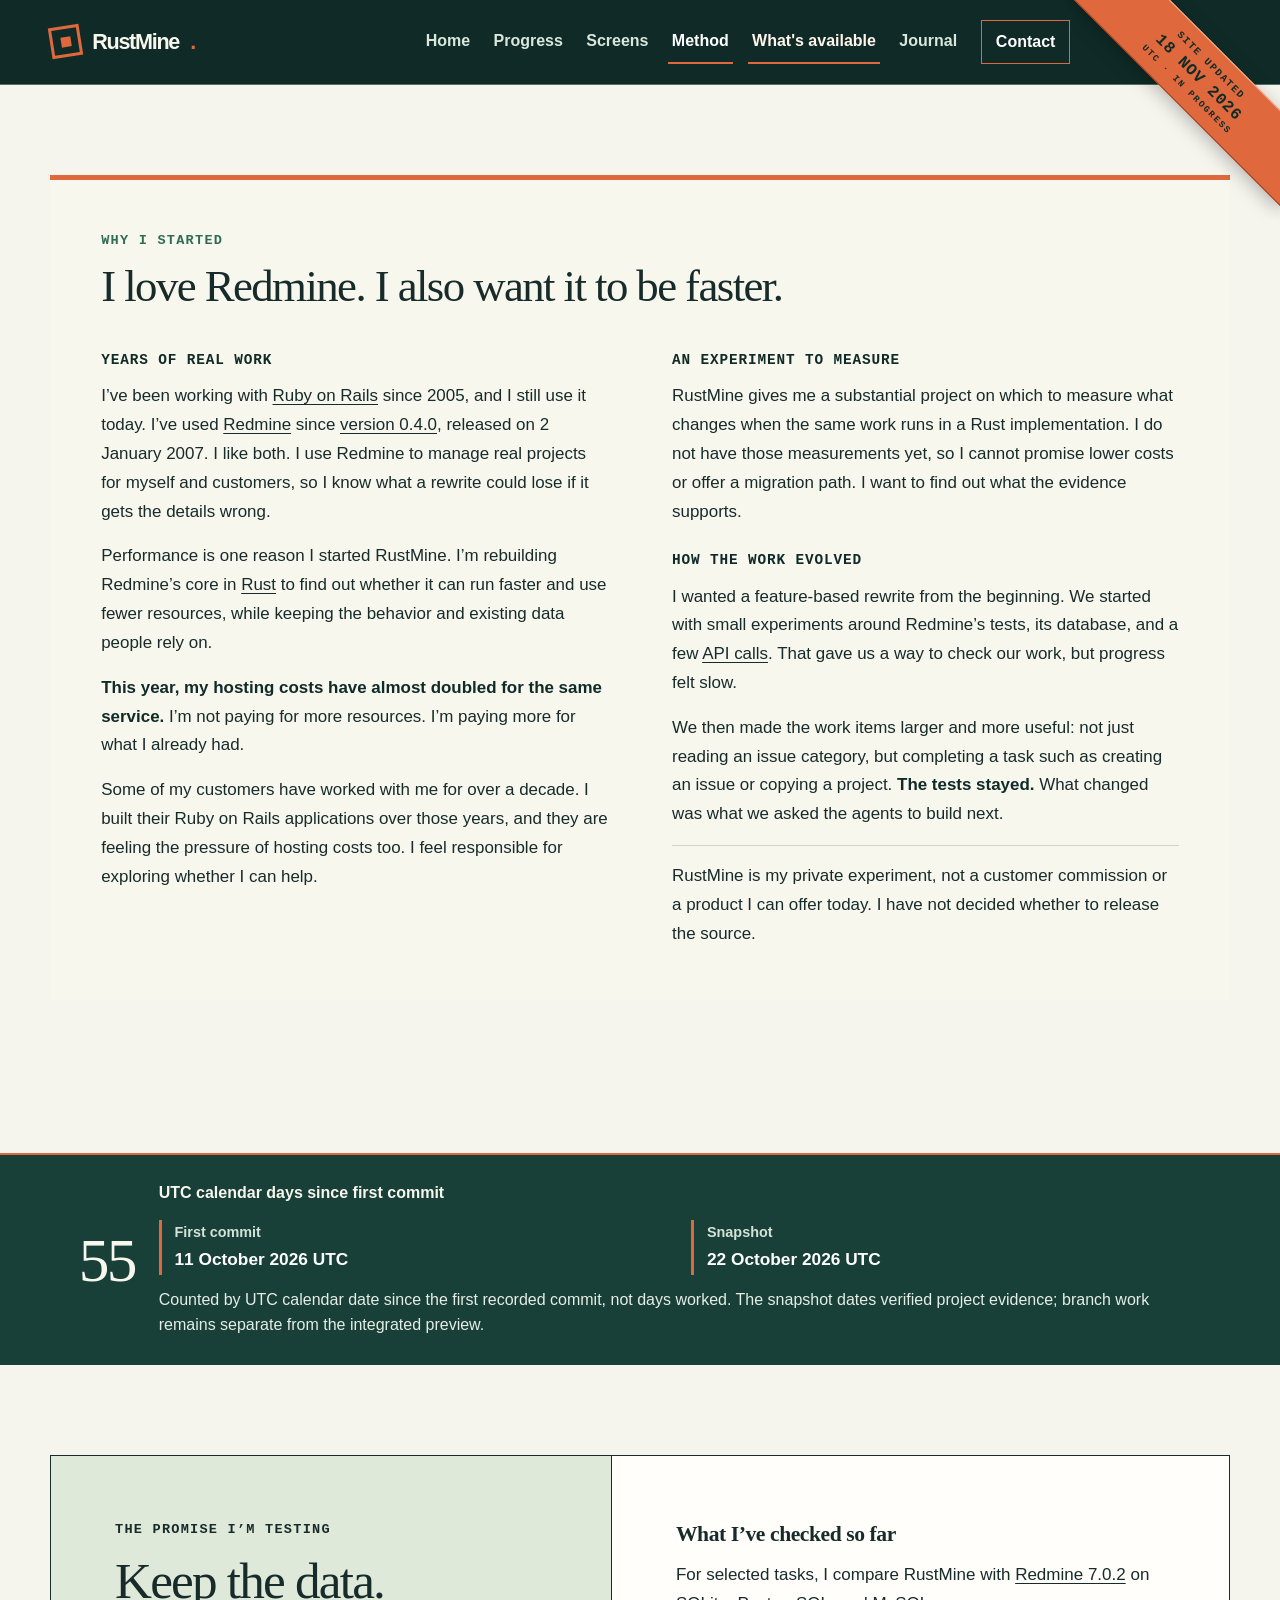
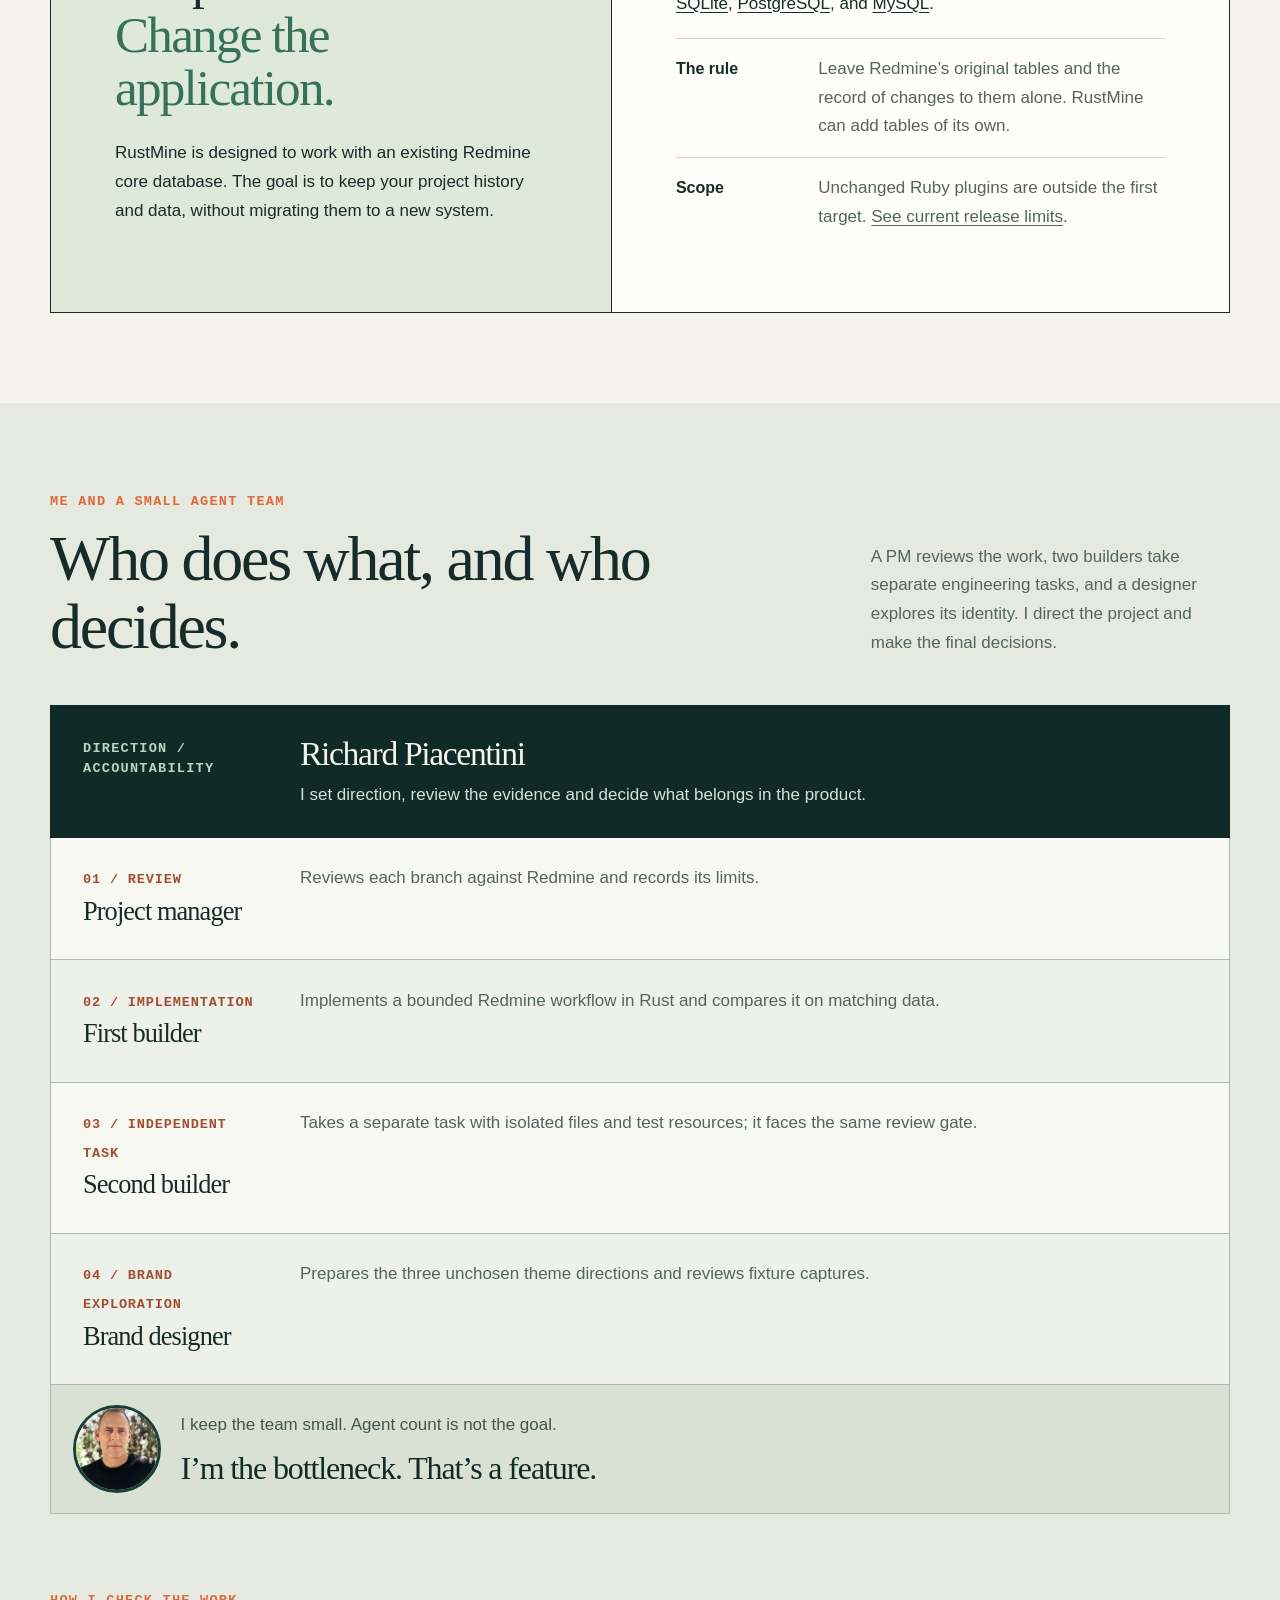
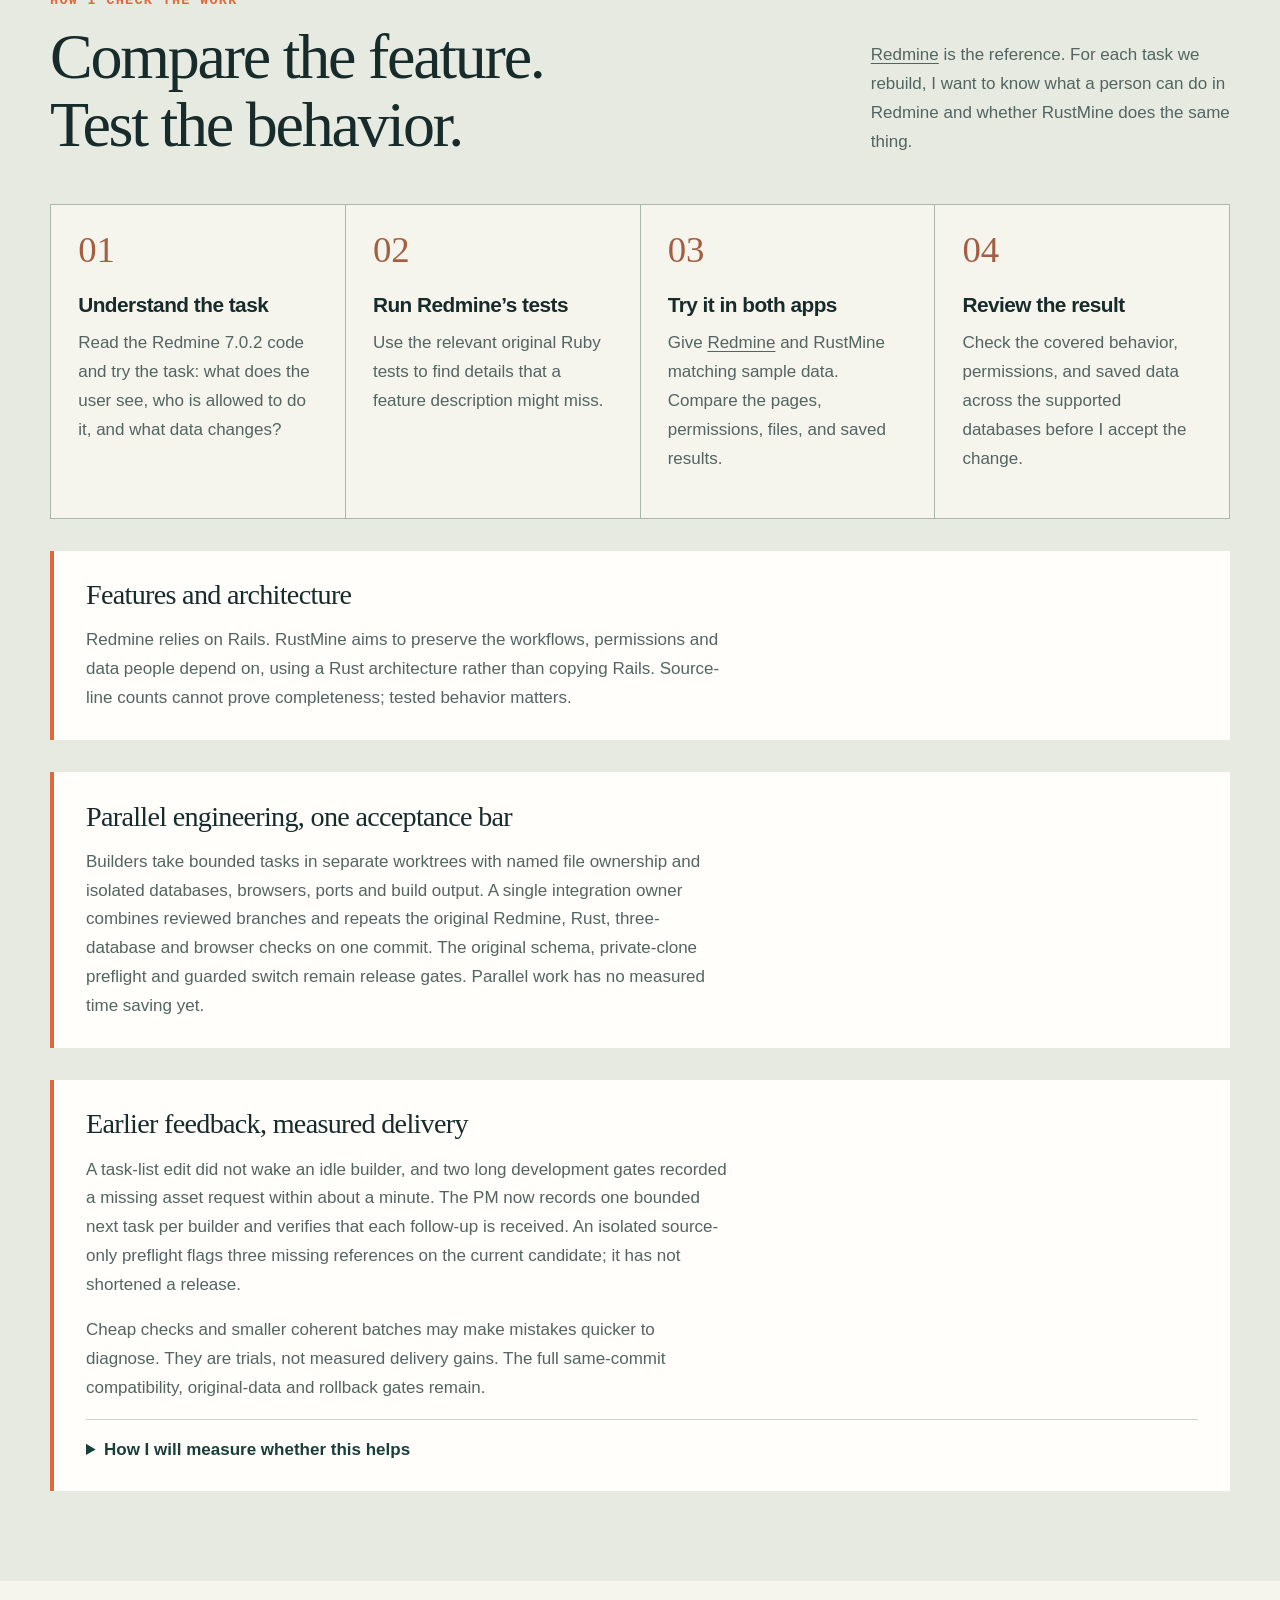
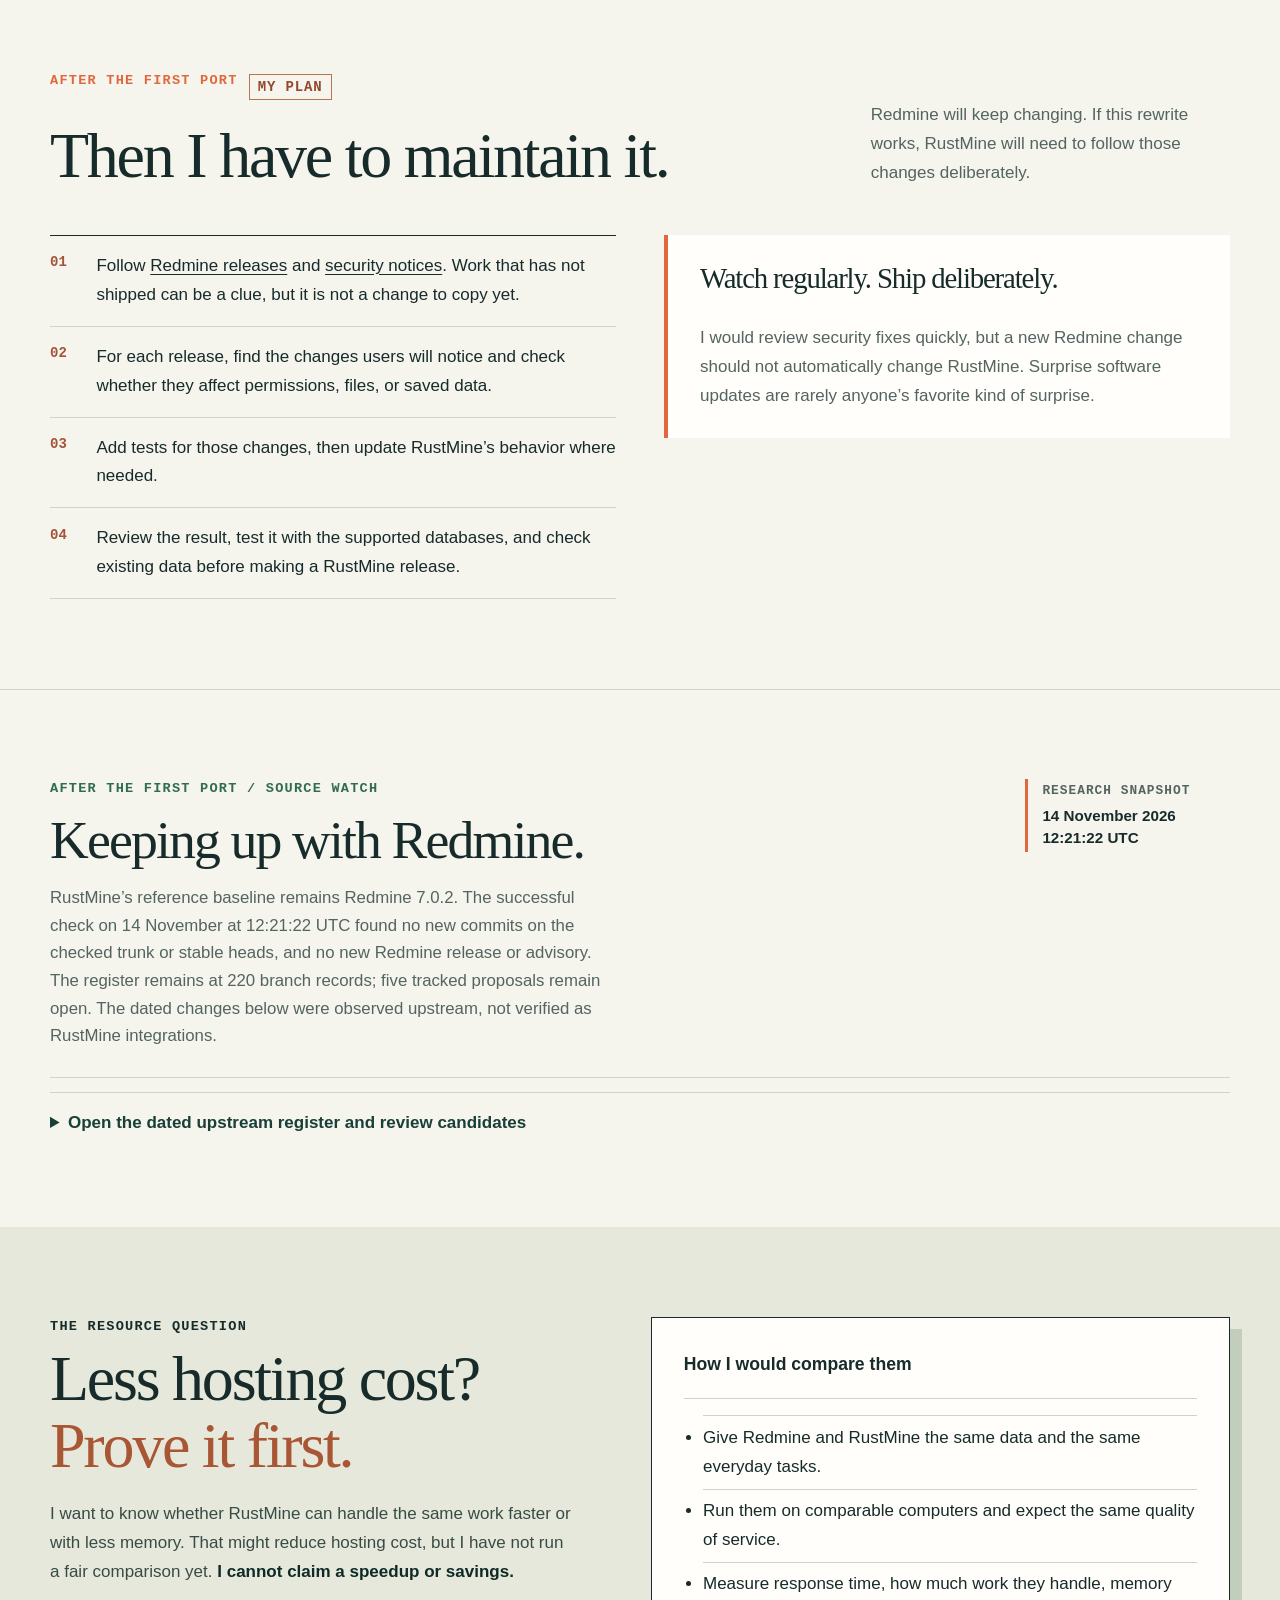
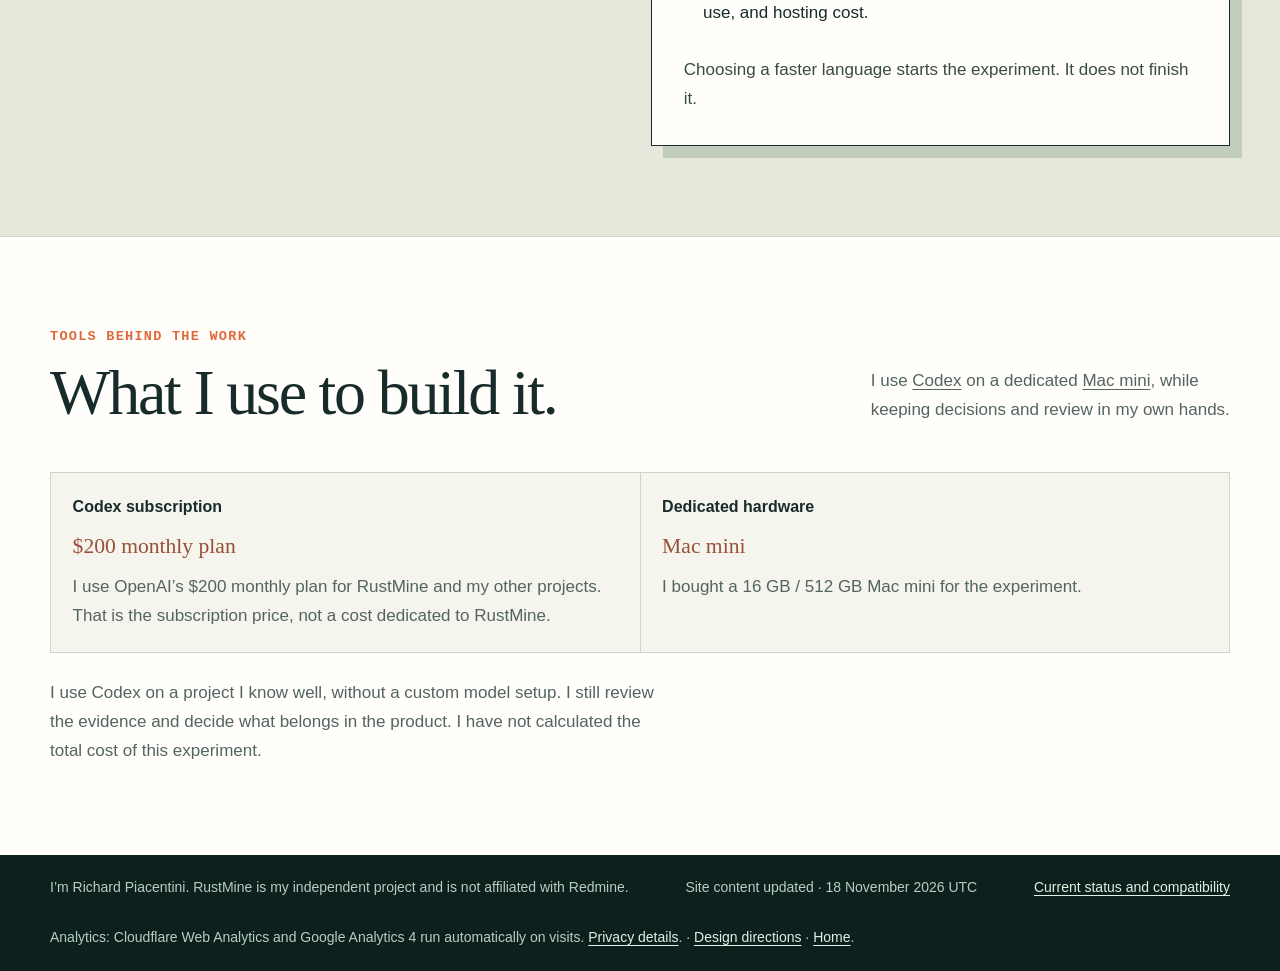
<file: method/index.html>
<!doctype html>
<html lang="en">
<head>
  <meta charset="utf-8">
  <meta name="viewport" content="width=device-width, initial-scale=1">
  <meta name="color-scheme" content="light">
  <meta name="theme-color" content="#102b27">
  <link rel="icon" href="/favicon.ico" sizes="any">
  <link rel="icon" href="/favicon.svg" type="image/svg+xml">
  <link rel="icon" href="/favicon-32.png" type="image/png" sizes="32x32">
  <link rel="icon" href="/favicon-16.png" type="image/png" sizes="16x16">
  <link rel="apple-touch-icon" href="/apple-touch-icon.png" sizes="180x180">
  <link rel="manifest" href="/site.webmanifest">
  <meta name="description" content="Why Richard is rebuilding Redmine in Rust, how he checks behavior and data, and which outcomes remain unmeasured.">
  <link rel="canonical" href="https://rustmine.org/method/">
  <meta property="og:type" content="website">
  <meta property="og:site_name" content="RustMine">
  <meta property="og:url" content="https://rustmine.org/method/">
  <meta property="og:title" content="Method | RustMine">
  <meta property="og:description" content="Why Richard is rebuilding Redmine in Rust, how he checks behavior and data, and which outcomes remain unmeasured.">
  <meta property="og:image" content="https://rustmine.org/social-card-2026-10-20.png">
  <meta property="og:image:secure_url" content="https://rustmine.org/social-card-2026-10-20.png">
  <meta property="og:image:type" content="image/png">
  <meta property="og:image:width" content="1200">
  <meta property="og:image:height" content="630">
  <meta property="og:image:alt" content="RustMine: Keep Redmine’s data. Rebuild its core in Rust.">
  <meta name="twitter:card" content="summary_large_image">
  <meta name="twitter:title" content="Method | RustMine">
  <meta name="twitter:description" content="Why Richard is rebuilding Redmine in Rust, how he checks behavior and data, and which outcomes remain unmeasured.">
  <meta name="twitter:image" content="https://rustmine.org/social-card-2026-10-20.png">
  <meta name="twitter:image:alt" content="RustMine: Keep Redmine’s data. Rebuild its core in Rust.">
  <title>Method | RustMine</title>
  <script type="application/ld+json">
  {
  "@context": "https://schema.org",
  "@graph": [
    {
      "@type": "WebSite",
      "@id": "https://rustmine.org/#website",
      "name": "RustMine",
      "url": "https://rustmine.org/",
      "description": "Richard Piacentini’s public engineering journal about an experimental rewrite of Redmine in Rust."
    },
    {
      "@type": "WebPage",
      "@id": "https://rustmine.org/method/#webpage",
      "url": "https://rustmine.org/method/",
      "name": "Method | RustMine",
      "description": "Why Richard is rebuilding Redmine in Rust, how he checks behavior and data, and which outcomes remain unmeasured.",
      "inLanguage": "en",
      "isPartOf": {
        "@id": "https://rustmine.org/#website"
      },
      "author": {
        "@id": "https://rustmine.org/#author"
      }
    },
    {
      "@type": "Person",
      "@id": "https://rustmine.org/#author",
      "name": "Richard Piacentini",
      "sameAs": [
        "https://www.linkedin.com/in/richardpiacentini/"
      ]
    }
  ]
}
  </script>
    <link rel="stylesheet" href="/site.css">
</head>
<body>
  <a class="skip" href="#main">Skip to content</a>
<header class="site-header">
    <div class="corner"><div class="ribbon"><span>SITE UPDATED</span><time datetime="2026-11-18">18 NOV 2026</time><small>UTC · IN PROGRESS</small></div></div>
    <div class="wrap header-row">
      <div class="brand-lockup"><a class="brand" href="/" aria-label="RustMine home"><span class="brand-mark" aria-hidden="true"><span></span></span>RustMine<span style="color:var(--accent)">.</span></a></div>
      <nav class="site-nav desktop-nav" id="main-nav" aria-label="Main navigation"><a href="/">Home</a><a href="/progress/">Progress</a><a href="/screens/">Screens</a><a href="/method/" aria-current="page">Method</a><a class="nav-works" href="/what-works/">What's available</a><a href="/journal/">Journal</a><a class="nav-contact" href="/#contact">Contact</a></nav>
      <details class="mobile-menu" id="mobile-menu">
        <summary><span class="menu-glyph" aria-hidden="true"><i></i><i></i><i></i></span>Menu</summary>
        <nav class="site-nav mobile-nav" aria-label="Mobile navigation"><a href="/">Home</a><a href="/progress/">Progress</a><a href="/screens/">Screens</a><a href="/method/" aria-current="page">Method</a><a class="nav-works" href="/what-works/">What's available</a><a href="/journal/">Journal</a><a href="/design/">Design directions</a><a href="/privacy/">Privacy</a><a class="mobile-contact" href="/#contact">Contact</a></nav>
      </details>
    </div>
  </header>
  <main id="main">
<section class="section" aria-label="Why I started RustMine"><div class="wrap hero-origin" id="story" aria-labelledby="story-title">
        <div class="hero-origin-heading">
          <div class="eyebrow">Why I started</div>
          <h2 id="story-title">I love Redmine. I also want it to be faster.</h2>
        </div>
        <div class="hero-origin-grid">
          <div class="hero-origin-block">
            <h3>Years of real work</h3>
            <p>I’ve been working with <a class="external-link" href="https://rubyonrails.org/" target="_blank" rel="noopener noreferrer" aria-label="Ruby on Rails (opens in a new tab)" title="Opens in a new tab">Ruby on Rails</a> since 2005, and I still use it today. I’ve used <a class="external-link" href="https://www.redmine.org/" target="_blank" rel="noopener noreferrer" aria-label="Redmine (opens in a new tab)" title="Opens in a new tab">Redmine</a> since <a class="external-link" href="https://www.redmine.org/projects/redmine/wiki/Changelog_0_6#v040-2007-01-02" target="_blank" rel="noopener noreferrer" aria-label="Redmine version 0.4.0 changelog (opens in a new tab)" title="Opens in a new tab">version 0.4.0</a>, released on 2 January 2007. I like both. I use Redmine to manage real projects for myself and customers, so I know what a rewrite could lose if it gets the details wrong.</p>
            <p>Performance is one reason I started RustMine. I’m rebuilding Redmine’s core in <a class="external-link" href="https://rust-lang.org/" target="_blank" rel="noopener noreferrer" aria-label="Rust (opens in a new tab)" title="Opens in a new tab">Rust</a> to find out whether it can run faster and use fewer resources, while keeping the behavior and existing data people rely on.</p>
            <p><strong>This year, my hosting costs have almost doubled for the same service.</strong> I’m not paying for more resources. I’m paying more for what I already had.</p>
            <p>Some of my customers have worked with me for over a decade. I built their Ruby on Rails applications over those years, and they are feeling the pressure of hosting costs too. I feel responsible for exploring whether I can help.</p>
          </div>
          <div class="hero-origin-block">
            <h3>An experiment to measure</h3>
            <p>RustMine gives me a substantial project on which to measure what changes when the same work runs in a Rust implementation. I do not have those measurements yet, so I cannot promise lower costs or offer a migration path. I want to find out what the evidence supports.</p>
            <h3>How the work evolved</h3>
            <p>I wanted a feature-based rewrite from the beginning. We started with small experiments around Redmine’s tests, its database, and a few <a class="external-link" href="https://www.redmine.org/projects/redmine/wiki/Rest_api" target="_blank" rel="noopener noreferrer" aria-label="API calls (opens in a new tab)" title="Opens in a new tab">API calls</a>. That gave us a way to check our work, but progress felt slow.</p>
            <p>We then made the work items larger and more useful: not just reading an issue category, but completing a task such as creating an issue or copying a project. <strong>The tests stayed.</strong> What changed was what we asked the agents to build next.</p>
            <p class="hero-origin-coda">RustMine is my private experiment, not a customer commission or a product I can offer today. I have not decided whether to release the source.</p>
          </div>
        </div>
      </div></section><div class="evidence-band">
        <div class="wrap evidence-single">
          <strong class="evidence-value" id="days-since-start">11</strong>
          <div><span class="evidence-label">UTC calendar days since first commit</span><dl class="evidence-dates"><div><dt>First commit</dt><dd><time id="first-commit-date" datetime="2026-10-11T05:46:22Z">11 October 2026 UTC</time></dd></div><div><dt>Snapshot</dt><dd><time datetime="2026-10-22T16:29:17Z">22 October 2026 UTC</time></dd></div></dl><p class="evidence-definition">Counted by UTC calendar date since the first recorded commit, not days worked. The snapshot dates verified project evidence; branch work remains separate from the integrated preview.</p></div>
        </div>
      </div><section class="section" id="database" aria-labelledby="database-title">
      <div class="wrap db-panel">
        <div class="db-panel-lead">
          <div class="eyebrow">The promise I’m testing</div>
          <h2 id="database-title">Keep the data.<br><span>Change the application.</span></h2>
          <p>RustMine is designed to work with an existing Redmine core database. The goal is to keep your project history and data, without migrating them to a new system.</p>
        </div>
        <div class="db-panel-side">
          <h3>What I’ve checked so far</h3>
          <p>For selected tasks, I compare RustMine with <a class="external-link" href="https://www.redmine.org/projects/redmine/wiki/Download" target="_blank" rel="noopener noreferrer" aria-label="Redmine 7.0.2 (opens in a new tab)" title="Opens in a new tab">Redmine 7.0.2</a> on <a class="external-link" href="https://www.sqlite.org/" target="_blank" rel="noopener noreferrer" aria-label="SQLite (opens in a new tab)" title="Opens in a new tab">SQLite</a>, <a class="external-link" href="https://www.postgresql.org/" target="_blank" rel="noopener noreferrer" aria-label="PostgreSQL (opens in a new tab)" title="Opens in a new tab">PostgreSQL</a>, and <a class="external-link" href="https://www.mysql.com/" target="_blank" rel="noopener noreferrer" aria-label="MySQL (opens in a new tab)" title="Opens in a new tab">MySQL</a>.</p>
          <ul class="rule-list">
            <li><strong>The rule</strong><span>Leave Redmine’s original tables and the record of changes to them alone. RustMine can add tables of its own.</span></li>
            <li><strong>Scope</strong><span>Unchanged Ruby plugins are outside the first target. <a href="/progress/#build">See current release limits</a>.</span></li>
          </ul>
        </div>
      </div>
    </section><section class="section team" id="team" aria-labelledby="team-title">
      <div class="wrap">
        <div class="section-heading"><div><div class="eyebrow">Me and a small agent team</div><h2 id="team-title">Who does what, and who decides.</h2></div><p>A PM reviews the work, two builders take separate engineering tasks, and a designer explores its identity. I direct the project and make the final decisions.</p></div>
        <div class="team-owner"><div class="eyebrow">Direction / accountability</div><div><h3>Richard Piacentini</h3><p>I set direction, review the evidence and decide what belongs in the product.</p></div></div>
        <div class="team-lanes">
          <article class="team-lane"><div><span class="lane-label">01 / review</span><h3>Project manager</h3></div><p>Reviews each branch against Redmine and records its limits.</p></article>
          <article class="team-lane"><div><span class="lane-label">02 / implementation</span><h3>First builder</h3></div><p>Implements a bounded Redmine workflow in Rust and compares it on matching data.</p></article>
          <article class="team-lane"><div><span class="lane-label">03 / independent task</span><h3>Second builder</h3></div><p>Takes a separate task with isolated files and test resources; it faces the same review gate.</p></article>
          <article class="team-lane"><div><span class="lane-label">04 / brand exploration</span><h3>Brand designer</h3></div><p>Prepares the three unchosen theme directions and reviews fixture captures.</p></article>
        </div>
        <div class="team-foot"><img src="/assets/site/portrait-richard.jpg" alt="Portrait of Richard Piacentini" width="88" height="88"><div><p>I keep the team small. Agent count is not the goal.</p><strong>I’m the bottleneck. That’s a feature.</strong></div></div>
      </div>
    </section><section class="section process" id="method" aria-labelledby="method-title">
      <div class="wrap">
        <div class="section-heading"><div><div class="eyebrow">How I check the work</div><h2 id="method-title">Compare the feature.<br>Test the behavior.</h2></div><p><a class="external-link" href="https://www.redmine.org/projects/redmine/wiki/Features" target="_blank" rel="noopener noreferrer" aria-label="Redmine (opens in a new tab)" title="Opens in a new tab">Redmine</a> is the reference. For each task we rebuild, I want to know what a person can do in Redmine and whether RustMine does the same thing.</p></div>
        <div class="steps">
          <article class="step"><div class="number">01</div><h3>Understand the task</h3><p>Read the Redmine 7.0.2 code and try the task: what does the user see, who is allowed to do it, and what data changes?</p></article>
          <article class="step"><div class="number">02</div><h3>Run Redmine’s tests</h3><p>Use the relevant original Ruby tests to find details that a feature description might miss.</p></article>
          <article class="step"><div class="number">03</div><h3>Try it in both apps</h3><p>Give <a class="external-link" href="https://www.redmine.org/projects/redmine/wiki/Guide" target="_blank" rel="noopener noreferrer" aria-label="Redmine (opens in a new tab)" title="Opens in a new tab">Redmine</a> and RustMine matching sample data. Compare the pages, permissions, files, and saved results.</p></article>
          <article class="step"><div class="number">04</div><h3>Review the result</h3><p>Check the covered behavior, permissions, and saved data across the supported databases before I accept the change.</p></article>
        </div>
        <div class="architecture-note"><h3 id="architecture-title">Features and architecture</h3><p>Redmine relies on Rails. RustMine aims to preserve the workflows, permissions and data people depend on, using a Rust architecture rather than copying Rails. Source-line counts cannot prove completeness; tested behavior matters.</p></div>
        <div class="architecture-note" id="parallel-work"><h3>Parallel engineering, one acceptance bar</h3><p>Builders take bounded tasks in separate worktrees with named file ownership and isolated databases, browsers, ports and build output. A single integration owner combines reviewed branches and repeats the original Redmine, Rust, three-database and browser checks on one commit. The original schema, private-clone preflight and guarded switch remain release gates. Parallel work has no measured time saving yet.</p></div>
        <div class="architecture-note" id="delivery-loop"><h3>Earlier feedback, measured delivery</h3><p>A task-list edit did not wake an idle builder, and two long development gates recorded a missing asset request within about a minute. The PM now records one bounded next task per builder and verifies that each follow-up is received. An isolated source-only preflight flags three missing references on the current candidate; it has not shortened a release.</p><p>Cheap checks and smaller coherent batches may make mistakes quicker to diagnose. They are trials, not measured delivery gains. The full same-commit compatibility, original-data and rollback gates remain.</p><details class="reference-details"><summary>How I will measure whether this helps</summary><p>Two combined development gates finished on <time datetime="2026-10-22">22 October 2026 UTC</time> after about 143 and 140 minutes. Each recorded a missing asset request about a minute after starting. That is a reason to test an earlier check, not evidence of time saved. Explicit next-task dispatch began at about 19:52 UTC; there is no completed post-change integration to compare yet.</p><p>For comparable work, I will record UTC times for task readiness, assignment, code checkpoint, focused and full tests, PM review and verified preview integration. I will separate waiting from test time, count avoidable full reruns and later regressions, reopened fixes and rollbacks, and show how many comparable tasks were measured. Missing timestamps stay unknown. More commits or a single faster run will not establish better delivery.</p><p>A separate local SQLite ledger now holds 17 selected, source-checked milestone events. It is outside RustMine’s application databases. Its repeatable summary export shows observed gate and assignment intervals while leaving unknown times empty; the raw database and source paths stay private. The first two observed combined gates both failed, so there is no measured post-change delivery gain.</p></details></div>
      </div>
    </section><section class="section maintenance" id="maintenance" aria-labelledby="maintenance-title">
      <div class="wrap">
        <div class="section-heading"><div><div class="maintenance-head"><span class="eyebrow">After the first port</span><span class="planned-mark">My plan</span></div><h2 id="maintenance-title">Then I have to maintain it.</h2></div><p>Redmine will keep changing. If this rewrite works, RustMine will need to follow those changes deliberately.</p></div>
        <div class="maintenance-grid">
          <ol class="maintenance-flow">
            <li><span class="maintenance-step-content">Follow <a class="external-link" href="https://www.redmine.org/projects/redmine/wiki/Download" target="_blank" rel="noopener noreferrer" aria-label="Redmine releases (opens in a new tab)" title="Opens in a new tab">Redmine releases</a> and <a class="external-link" href="https://www.redmine.org/projects/redmine/wiki/Security_Advisories" target="_blank" rel="noopener noreferrer" aria-label="security notices (opens in a new tab)" title="Opens in a new tab">security notices</a>. Work that has not shipped can be a clue, but it is not a change to copy yet.</span></li>
            <li><span class="maintenance-step-content">For each release, find the changes users will notice and check whether they affect permissions, files, or saved data.</span></li>
            <li><span class="maintenance-step-content">Add tests for those changes, then update RustMine’s behavior where needed.</span></li>
            <li><span class="maintenance-step-content">Review the result, test it with the supported databases, and check existing data before making a RustMine release.</span></li>
          </ol>
          <aside class="maintenance-aside"><h3>Watch regularly. Ship deliberately.</h3><p>I would review security fixes quickly, but a new Redmine change should not automatically change RustMine. Surprise software updates are rarely anyone’s favorite kind of surprise.</p></aside>
        </div>
      </div>
    </section><!-- upstream-watch:start; refresh contract: docs/UPSTREAM_WATCH_REFRESH.md -->
<section class="section upstream-watch" id="upstream-watch" aria-labelledby="upstream-watch-title">
      <div class="wrap">
        <div class="upstream-top">
          <div>
            <div class="eyebrow">After the first port / Source watch</div>
            <h2 id="upstream-watch-title">Keeping up with Redmine.</h2>
            <p class="upstream-intro">RustMine’s reference baseline remains Redmine 7.0.2. The successful check on 14 November at 12:21:22 UTC found no new commits on the checked trunk or stable heads, and no new Redmine release or advisory. The register remains at 220 branch records; five tracked proposals remain open. The dated changes below were observed upstream, not verified as RustMine integrations.</p>
          </div>
          <div class="upstream-checked"><span>Research snapshot</span><time datetime="2026-11-14T12:21:22Z">14 November 2026<br>12:21:22 UTC</time></div>
        </div>
        <details class="reference-details"><summary>Open the dated upstream register and review candidates</summary>
        <div class="upstream-grid">
          <article class="upstream-card observed">
            <span class="upstream-state">01 / Seen upstream</span>
            <h3>Released and unreleased changes</h3><p>The 14 November check leaves the register unchanged at <strong>220 unique post-7.0.2 branch commit records: 175 trunk and 45 on 7.0-stable</strong>. No new commit or backport appeared on the checked heads. The latest scan with new commits was 13 November: since the saved 10 November heads, trunk added four commits and 7.0-stable added two. Two matching recent 6.1-stable backports were checked separately, outside that 220-record total. Backports are grouped with their logical fixes, not counted as extra features. No migration or schema change was found in this new eight-commit delta. Redmine 7.0.3, 6.1.6 and 6.0.12 remain the latest releases, dated 1 November; all eight new branch commits are unreleased. <a href="https://www.redmine.org/projects/redmine/wiki/Download" target="_blank" rel="noopener noreferrer" title="Opens in a new tab">Official release list</a> · <a href="https://www.redmine.org/projects/redmine/wiki/Changelog_7_0" target="_blank" rel="noopener noreferrer" title="Opens in a new tab">7.0 changelog</a>. The RustMine 7.0.2 baseline is unchanged.</p>
            <div class="upstream-item"><strong>API unassignment with a present null value</strong><small>Trunk r25455 · committed 11 November, 20:23:25 UTC · Resolved/Fixed for target 6.1.7 · trunk-only and unreleased</small><p>When updating an Issue, a present JSON <code>assigned_to_id: null</code> or empty XML assignee element now clears the assignee rather than silently leaving it unchanged. The patch distinguishes a present field from an omitted field and adds JSON/XML regressions. The issue discussion confirms the older behavior in 7.0.2. No stable backport was observed at the checked heads; a 6.1.7 target is not a release. This is only a RustMine review candidate, without integration evidence. <a href="https://www.redmine.org/issues/33744" target="_blank" rel="noopener noreferrer" title="Opens in a new tab">Official defect #33744</a> · <a href="https://github.com/redmine/redmine/commit/bc6b64ea63ab9b3efacbcdf6b8fb494c9560b875" target="_blank" rel="noopener noreferrer" title="Opens in a new tab">Trunk r25455</a>.</p></div>
            <div class="upstream-item"><strong>MySQL empty-membership query correction</strong><small>Trunk r25454 · 7.0-stable r25457 · recent 6.1-stable r25458 · Closed/Fixed for 6.1.7 · unreleased; one logical fix</small><p>The permission-query condition omits an empty members subquery when the user and built-in group have no memberships. The official issue reports incorrect spent-time sort results on some MySQL versions; the simpler condition preserves the intended semantics. Its trunk and two stable copies are one fix, not three features. This is not a new security advisory or evidence of a RustMine vulnerability, fix or integration. <a href="https://www.redmine.org/issues/44738" target="_blank" rel="noopener noreferrer" title="Opens in a new tab">Official defect #44738</a> · <a href="https://github.com/redmine/redmine/commit/3805a1dd05e44b135ee761026756a421f96c8828" target="_blank" rel="noopener noreferrer" title="Opens in a new tab">Trunk r25454</a> · <a href="https://github.com/redmine/redmine/commit/a988332ffdbe223949d5c40d5c06e3fd14c722bb" target="_blank" rel="noopener noreferrer" title="Opens in a new tab">7.0-stable r25457</a> · <a href="https://github.com/redmine/redmine/commit/49802a8725231cdeb15c8f33744cdae05ae20644" target="_blank" rel="noopener noreferrer" title="Opens in a new tab">6.1-stable r25458</a>.</p></div>
            <div class="upstream-item"><strong>MariaDB project-search correction reached stable branches</strong><small>Trunk r25450 · 7.0-stable r25451 · recent 6.1-stable r25452 · target 6.1.7 · unreleased; one logical fix</small><p>The typed project-ID search condition first committed on trunk was copied to both checked stable branches. These backports are the same logical project-search correction, not additional features. The official issue reports 7.0.2 as affected; its timings are not a RustMine benchmark. Today’s exact backport evidence is the mirror commit messages and matching diffs, with the official issue page intermittently inaccessible during research. RustMine applicability and integration remain unverified. <a href="https://www.redmine.org/issues/44724" target="_blank" rel="noopener noreferrer" title="Opens in a new tab">Official defect #44724</a> · <a href="https://github.com/redmine/redmine/commit/7519645989a0525b0f5af76eab0fe57237f52366" target="_blank" rel="noopener noreferrer" title="Opens in a new tab">Trunk r25450</a> · <a href="https://github.com/redmine/redmine/commit/ff8fea2d78ed13c0cb0b4dae89bef8fc48d398d8" target="_blank" rel="noopener noreferrer" title="Opens in a new tab">7.0-stable r25451</a> · <a href="https://github.com/redmine/redmine/commit/aeb77eb053a3ccf5816b3281ee21bd848e081916" target="_blank" rel="noopener noreferrer" title="Opens in a new tab">6.1-stable r25452</a>.</p></div>
            <div class="upstream-item"><strong>Two implementation-level Ruby optimizations</strong><small>Trunk r25453 and r25456 · targets 7.1.0 · unreleased</small><p>One change replaces invalid UTF-8 bytes in a single pass with <code>String#scrub</code>; another avoids an intermediate watcher-ID array using <code>Array#intersect?</code>. These are Ruby implementation changes, not measured RustMine performance gains or direct-port instructions. <a href="https://www.redmine.org/issues/44734" target="_blank" rel="noopener noreferrer" title="Opens in a new tab">UTF-8 issue #44734</a> · <a href="https://github.com/redmine/redmine/commit/b0ff0f491f01d83efdd77a54f703f7b1e3b3402b" target="_blank" rel="noopener noreferrer" title="Opens in a new tab">r25453</a> · <a href="https://www.redmine.org/issues/44735" target="_blank" rel="noopener noreferrer" title="Opens in a new tab">Watcher issue #44735</a> · <a href="https://github.com/redmine/redmine/commit/7872c0d026628c9c32174811073de1b491a195b5" target="_blank" rel="noopener noreferrer" title="Opens in a new tab">r25456</a>.</p></div>
            <div class="upstream-item"><strong>Attachment test-class isolation reached both stable branches</strong><small>Trunk r25443 · 7.0-stable r25447 · separate 6.1-stable r25448 · Closed/Fixed for 6.1.7 · unreleased; one logical fix</small><p>The test-class rename prevents attachment-transaction tests from replacing another class’s setup or disabling its transactional isolation. On 9 November it was copied to both checked stable branches. This is one test-only fix across branches, with no application behavior or schema change; the 6.1.7 issue target is not a release. RustMine applicability and integration remain unverified. <a href="https://www.redmine.org/issues/44708" target="_blank" rel="noopener noreferrer" title="Opens in a new tab">Official defect #44708</a> · <a href="https://github.com/redmine/redmine/commit/b51e2758e94c26c801ecabe1749049c70ba3c31c" target="_blank" rel="noopener noreferrer" title="Opens in a new tab">Trunk r25443</a> · <a href="https://github.com/redmine/redmine/commit/919ea4f3e1b54c84fa329d4bf8ecbbef1c4ee9b9" target="_blank" rel="noopener noreferrer" title="Opens in a new tab">7.0-stable r25447</a> · <a href="https://github.com/redmine/redmine/commit/ec1965de355d42f223c5ac27c8babba1c43f764a" target="_blank" rel="noopener noreferrer" title="Opens in a new tab">6.1-stable r25448</a>.</p></div>
            <div class="upstream-item"><strong>Initials-avatar palette expands from eight to 16 colors</strong><small>Trunk r25449 · Closed/Fixed for 7.1.0 · unreleased</small><p>The deterministic initials-avatar palette adds eight colors. Existing users may receive different colors, and themes overriding avatar classes may need additional rules. This is separate from the proposed per-user color setting, which remains unmerged; no avatar-color database column was committed. No RustMine avatar or theme integration is established. <a href="https://www.redmine.org/issues/44723" target="_blank" rel="noopener noreferrer" title="Opens in a new tab">Official feature #44723</a> · <a href="https://github.com/redmine/redmine/commit/61e773dbe0fcd7109bedbb177693e36dc0e2449c" target="_blank" rel="noopener noreferrer" title="Opens in a new tab">Palette r25449</a> · <a href="https://www.redmine.org/issues/44717" target="_blank" rel="noopener noreferrer" title="Opens in a new tab">Proposed per-user color #44717</a>.</p></div>
            <div class="upstream-item"><strong>Earlier scan: built-in initials as an avatar fallback</strong><small>7 November scan · Trunk r25440–r25442 · Closed/Fixed for 7.1.0 · unreleased; one feature across three commits</small><p>When Gravatar is enabled but has no registered image, a blank fallback setting now selects Redmine-generated initials. Display settings distinguish built-in initials from Gravatar-generated initials. The fallback setting becomes blank for new installations; existing saved settings remain. Initials are drawn locally, while Gravatar image requests can still occur when enabled. This is an upstream feature, not a new advisory or verified RustMine change. <a href="https://www.redmine.org/issues/44684" target="_blank" rel="noopener noreferrer" title="Opens in a new tab">Official feature #44684</a> · <a href="https://github.com/redmine/redmine/commit/d9ac52cb86092b474bdc9a1891ccf87802f1281e" target="_blank" rel="noopener noreferrer" title="Opens in a new tab">Fallback r25440</a> · <a href="https://github.com/redmine/redmine/commit/d9b64d8e96905d6605d5c3a87b1b83c90ca3fa6f" target="_blank" rel="noopener noreferrer" title="Opens in a new tab">Options r25441</a> · <a href="https://github.com/redmine/redmine/commit/e49623e7ad72abd910611a01668099bbbc864886" target="_blank" rel="noopener noreferrer" title="Opens in a new tab">New-install default r25442</a>.</p></div>
            <div class="upstream-item"><strong>Earlier scan: wiki heading-link fix reached 7.0-stable</strong><small>6 November scan · Trunk r25434 · 7.0-stable r25435 · Closed/Fixed for 7.0.4 · unreleased; one logical fix</small><p>The unreleased Rails 8.1.4.1 update changed quote escaping in strip_tags, altering heading anchors and breaking existing Textile and CommonMark wiki links. The fix restores those anchors while keeping table-of-contents text escaped; it is now backported to 7.0-stable. This regression is absent from the pinned Redmine 7.0.2 baseline. It is not a new Redmine security advisory or a RustMine integration. <a href="https://www.redmine.org/issues/44718" target="_blank" rel="noopener noreferrer" title="Opens in a new tab">Official defect #44718</a> · <a href="https://github.com/redmine/redmine/commit/d9f5f18b65dc7f27509a8eb5ea18fe4a8dab0335" target="_blank" rel="noopener noreferrer" title="Opens in a new tab">Trunk fix r25434</a> · <a href="https://github.com/redmine/redmine/commit/59a04386fe45c23a33ef01caf713dacb12a2af7e" target="_blank" rel="noopener noreferrer" title="Opens in a new tab">7.0-stable backport r25435</a>.</p></div>
            <div class="upstream-item"><strong>Earlier scan: PDF test cleanup reached trunk and stable branches</strong><small>6 November scan · Trunk r25436 · 7.0-stable r25437 · separate 6.1-stable r25438 · unreleased; one logical test change</small><p>A quoting correction lets test setup remove generated PDF fixtures before tests. This is test-only maintenance, with no application behavior, schema or data migration change. The stable backports are the same cleanup, not extra fixes or RustMine integrations. <a href="https://www.redmine.org/issues/44709" target="_blank" rel="noopener noreferrer" title="Opens in a new tab">Official defect #44709</a> · <a href="https://github.com/redmine/redmine/commit/4dba4a79238191d617c4809b25e3818f966f5406" target="_blank" rel="noopener noreferrer" title="Opens in a new tab">Trunk r25436</a> · <a href="https://github.com/redmine/redmine/commit/d718d63ac849162a58938015758d439d28e70d5e" target="_blank" rel="noopener noreferrer" title="Opens in a new tab">7.0-stable r25437</a> · <a href="https://github.com/redmine/redmine/commit/a2b742951b1df76af578ee8c5af17ee15293d9c5" target="_blank" rel="noopener noreferrer" title="Opens in a new tab">6.1-stable r25438</a>.</p></div>
            <div class="upstream-item"><strong>Unreleased Rails security dependency update</strong><small>Trunk r25423 · 7.0-stable r25424 · one logical change after 7.0.3</small><p>Redmine changed its Rails pin from 8.1.4 to 8.1.4.1, following the <a href="https://rubyonrails.org/2026/11/4/Rails-8.0.5.2-and-8.1.4.1-have-been-released" target="_blank" rel="noopener noreferrer" title="Opens in a new tab">official Rails security release</a>. <a href="https://github.com/redmine/redmine/commit/d95bf92ae950f91c11a677720168938968b4aee2" target="_blank" rel="noopener noreferrer" title="Opens in a new tab">Trunk Gemfile change</a> · <a href="https://github.com/redmine/redmine/commit/0a7aab1c387f1f6acada56acde834e0a6c68dc22" target="_blank" rel="noopener noreferrer" title="Opens in a new tab">7.0-stable backport</a>. This is a third-party Rails security update, not a new Redmine release or advisory. No 6.1-stable Rails update was observed in the checked delta. RustMine does not use Rails directly; analogous behavior needs separate review. No RustMine vulnerability or integration is established.</p></div>
            <div class="upstream-item"><strong>Ruby database and LDAP dependency maintenance</strong><small>Four trunk changes · unreleased</small><p>The Gemfile now selects <a href="https://github.com/redmine/redmine/commit/aa86cf5bd387e70ab46d5ccd09353a120f298803" target="_blank" rel="noopener noreferrer" title="Opens in a new tab">SQLite3 2.10.2</a>, <a href="https://github.com/redmine/redmine/commit/a09cc8c0355cfb863caff9f3d43a13e434a462bb" target="_blank" rel="noopener noreferrer" title="Opens in a new tab">Trilogy 2.13.2</a>, <a href="https://github.com/redmine/redmine/commit/ac64f99806eb4690988abb8b846fee0718b3ee78" target="_blank" rel="noopener noreferrer" title="Opens in a new tab">pg 1.7.0</a> and <a href="https://github.com/redmine/redmine/commit/41cd39c24a9f913a69c8a9ec4cbc128a6600fbce" target="_blank" rel="noopener noreferrer" title="Opens in a new tab">net-ldap 0.21.0</a>. These are Ruby dependency constraints, with no new migration or schema file in the checked changes. They do not select RustMine drivers, prove its PostgreSQL verification or establish a RustMine adoption.</p></div>
            <div class="upstream-item"><strong>Ubuntu 26.04 CI and test maintenance</strong><small>Trunk r25425 · 7.0-stable r25426 · separate 6.1-stable r25427 · one logical change</small><p>The CI workflows move to Ubuntu 26.04, remove a CI ImageMagick PDF-policy override and adjust a Bazaar test skip. <a href="https://github.com/redmine/redmine/commit/e54aa7e0bd6bab287d47f9abfd0739b6df28784e" target="_blank" rel="noopener noreferrer" title="Opens in a new tab">Trunk change</a> · <a href="https://github.com/redmine/redmine/commit/a93d7655e4fa72a76aa96df8f9912879d507b2ae" target="_blank" rel="noopener noreferrer" title="Opens in a new tab">7.0-stable backport</a> · <a href="https://github.com/redmine/redmine/commit/79799d146d3a1083da11eaaccef9a76587c39b01" target="_blank" rel="noopener noreferrer" title="Opens in a new tab">6.1-stable backport</a>. These are unreleased test-environment changes, not a new application feature or a RustMine runner change.</p></div>
            <div class="upstream-item"><strong>Earlier scan: Nokogiri maintenance after 7.0.3</strong><small>Three logical changes · three trunk commits, three 7.0-stable backports and two separately tracked 6.1 backports · unreleased</small><p><a href="https://www.redmine.org/issues/44704" target="_blank" rel="noopener noreferrer" aria-label="Official Nokogiri dependency update issue (opens in a new tab)" title="Opens in a new tab">#44704</a> raises the Ruby Nokogiri minimum from 1.19.1 to 1.19.7. <a href="https://www.redmine.org/issues/44703" target="_blank" rel="noopener noreferrer" aria-label="Official Nokogiri selector test compatibility issue (opens in a new tab)" title="Opens in a new tab">#44703</a> updates selector tests for newer Nokogiri backslash handling; the issue says Redmine’s rendered HTML was already correct. <a href="https://www.redmine.org/issues/44705" target="_blank" rel="noopener noreferrer" aria-label="Official Nokogiri sanitizer test expectation issue (opens in a new tab)" title="Opens in a new tab">#44705</a> updates a CommonMark sanitizer test expectation for escaped attribute values, with no display change. The changes touch the Gemfile and tests, not migrations or schema. They are Ruby dependency/test maintenance, not Rust dependencies to port, and are absent from released 7.0.3. No RustMine integration or new Redmine security advisory is established.</p><p>The <a href="https://github.com/redmine/redmine/commit/eed6a0259ac1ab1c653b719c4271940ddaadcd18" target="_blank" rel="noopener noreferrer" aria-label="Mirror commit r25422 with its SVN branch marker (opens in a new tab)" title="Opens in a new tab">r25422 title</a> mistakenly names 6.1-stable; its SVN marker and official #44705 history identify <strong>7.0-stable</strong>. No 6.1 backport of #44705 was observed in the 3 November delta.</p></div>
            <div class="upstream-item"><strong>7.0.3 fixes five upstream security issues</strong><small>Released 1 November · upstream 7.0.2 affected · separate RustMine source review; no delivered update</small><p>The advisories list High #44625 (OAuth scope in project permission checks), Moderate #44644 (OAuth scope in project creation), High #44657 (wiki macro parsing ReDoS), Moderate #44682 (attachment-edit reflected XSS), and Low #44683 (return-URL host validation). All five are fixed in 7.0.3 and 6.1.6; the last three also appear in 6.0.12. <a href="https://www.redmine.org/projects/redmine/wiki/Security_Advisories" target="_blank" rel="noopener noreferrer" aria-label="Official security advisories (opens in a new tab)" title="Opens in a new tab">Official security advisories</a>. Each issue is counted once across branch backports; reverted intermediate patches are not separate fixes.</p></div>
            <div class="upstream-item"><strong>Time-entry activities follow project moves</strong><small>Trunk r25403 · Resolved/Fixed for 7.1.0 · unreleased, absent from 7.0.3</small><p>Moving a time entry or its issue between projects remaps the activity to the destination project. A one-time data migration repairs existing activity mismatches; this commit changes data values, not schema structure. RustMine’s own data contract and behavior need separate review. <a href="https://www.redmine.org/issues/43904" target="_blank" rel="noopener noreferrer" aria-label="Official activity-move issue (opens in a new tab)" title="Opens in a new tab">Official activity-move issue</a> · <a href="https://github.com/redmine/redmine/commit/5c87e4007572abe9fd0c043af89eae7e4aec07c5" target="_blank" rel="noopener noreferrer" aria-label="Trunk migration commit (opens in a new tab)" title="Opens in a new tab">Trunk migration commit</a>.</p></div>
            <div class="upstream-item"><strong>Gantt parent projects regain expanders</strong><small>Trunk r25368 · 7.0-stable r25369 · separate 6.1-stable r25370 · one fix, released in 7.0.3</small><p>A parent project with subprojects but no issues or versions of its own regains its expand/collapse control. Redmine 7.0.2 falls within the issue’s reported affected range. The three commits carry one fix, now released in 7.0.3; they do not establish a RustMine defect or integration. <a href="https://www.redmine.org/issues/44694" target="_blank" rel="noopener noreferrer" aria-label="Official Redmine parent-project Gantt expander defect (opens in a new tab)" title="Opens in a new tab">Official issue</a> · <a href="https://github.com/redmine/redmine/commit/60e3910f01facf1732b8df4195a77623bf2c6ffa" target="_blank" rel="noopener noreferrer" aria-label="Redmine mirror Gantt expander fix r25368 (opens in a new tab)" title="Opens in a new tab">Trunk</a> · <a href="https://github.com/redmine/redmine/commit/775213109464c16f6d0fa68c58b9c8b6b01f9b80" target="_blank" rel="noopener noreferrer" aria-label="Redmine mirror Gantt expander backport r25369 (opens in a new tab)" title="Opens in a new tab">7.0-stable</a> · <a href="https://github.com/redmine/redmine/commit/829c4f116c1d83e09daf5b9d10c2d3ff54012198" target="_blank" rel="noopener noreferrer" aria-label="Redmine mirror Gantt expander backport r25370 (opens in a new tab)" title="Opens in a new tab">6.1-stable</a></p></div>
            <div class="upstream-item"><strong>Pasted-image filenames include seconds</strong><small>Trunk test r25366 and behavior r25367 · one feature · Closed/Fixed, targeting 7.1.0 · unreleased</small><p>Second-resolution timestamps make downloaded pasted images sort more reliably by paste order; the inline image-width detector follows the new filename format. The test commit is a precursor to the same feature, not a second feature. No stable backport or RustMine adoption is recorded. <a href="https://www.redmine.org/issues/44642" target="_blank" rel="noopener noreferrer" aria-label="Official Redmine pasted-image filename feature (opens in a new tab)" title="Opens in a new tab">Official issue</a> · <a href="https://github.com/redmine/redmine/commit/1d16b0dc902458d42f558c5de7e262de32bb98d4" target="_blank" rel="noopener noreferrer" aria-label="Redmine mirror clipboard image test r25366 (opens in a new tab)" title="Opens in a new tab">Test precursor</a> · <a href="https://github.com/redmine/redmine/commit/721c4d0201fd0963107199f00966c821d0f245dc" target="_blank" rel="noopener noreferrer" aria-label="Redmine mirror pasted-image seconds r25367 (opens in a new tab)" title="Opens in a new tab">Behavior commit</a></p></div>
            <div class="upstream-item"><strong>Text filters explain the five-term limit</strong><small>Trunk behavior r25363 and locale follow-on r25439 · Closed/Fixed, targeting 7.1.0 · unreleased; no observed 7.0-stable backport</small><p>Query, Gantt and Calendar pages now warn which search terms were used when more than five eligible terms are supplied. Results still use only the first five; the cap is unchanged. The 7 November follow-on r25439 adds English fallback warning text to 49 locale files; it adds no new filtering behavior and does not establish translated coverage. RustMine filter behavior and localization remain unverified. <a href="https://www.redmine.org/issues/44464" target="_blank" rel="noopener noreferrer" aria-label="Official Redmine text-filter warning issue (opens in a new tab)" title="Opens in a new tab">Official issue</a> · <a href="https://github.com/redmine/redmine/commit/f62db8f5e91c164f70a4ec704431243d7105ebdd" target="_blank" rel="noopener noreferrer" aria-label="Redmine mirror filter-warning commit r25363 (opens in a new tab)" title="Opens in a new tab">Behavior r25363</a> · <a href="https://github.com/redmine/redmine/commit/efa77bf6d90653cb4c2bad15965bfd0f15d7b4a6" target="_blank" rel="noopener noreferrer" title="Opens in a new tab">Locale follow-on r25439</a></p></div>
            <div class="upstream-item"><strong>Sortable-list workaround reaches 6.1-stable</strong><small>6.1-stable r25362 · released in 6.1.6; already in Redmine 7.0.2</small><p>The backport addresses slow jQuery UI sortable lists. The fix was already released in the pinned 7.0.2 baseline, so this is not a new post-baseline fix or a RustMine performance result. <a href="https://www.redmine.org/issues/44372" target="_blank" rel="noopener noreferrer" aria-label="Official Redmine sortable-list performance issue (opens in a new tab)" title="Opens in a new tab">Official issue</a> · <a href="https://github.com/redmine/redmine/commit/5e948b98727d2307da8269a4e53d6ed33ea179ff" target="_blank" rel="noopener noreferrer" aria-label="Redmine mirror 6.1-stable sortable backport r25362 (opens in a new tab)" title="Opens in a new tab">6.1-stable</a> · <a href="https://www.redmine.org/projects/redmine/wiki/Changelog_7_0" target="_blank" rel="noopener noreferrer" aria-label="Official Redmine 7.0.2 changelog (opens in a new tab)" title="Opens in a new tab">7.0.2 changelog</a></p></div>
            <div class="upstream-item"><strong>Wiki toolbar compatibility follow-ups</strong><small>New trunk r25444–r25446 · earlier r25432–r25433 and toolbar work · one continuing series · unreleased for 7.1.0</small><p>Three new commits handle a deprecated helper when a formatter has no toolbar buttons, let such formatters supply their own editor, and skip shortcuts or preview handlers when no textarea is attached. They follow the earlier menu-clipping and formatter-button lookup fixes. <a href="https://www.redmine.org/issues/43259" target="_blank" rel="noopener noreferrer" title="Opens in a new tab">Issue #43259</a> remains New for 7.1.0 despite these committed follow-ups; the attached Esc-focus change remains proposed at the checked heads. No RustMine behavior or integration was tested. <a href="https://github.com/redmine/redmine/commit/c6e993e0b72b002b659a6a12da94e5efcdebc518" target="_blank" rel="noopener noreferrer" title="Opens in a new tab">Deprecated helper r25444</a> · <a href="https://github.com/redmine/redmine/commit/1a4786082355ec9c35fb7cbfbd158e37acb1a3d5" target="_blank" rel="noopener noreferrer" title="Opens in a new tab">Formatter editor r25445</a> · <a href="https://github.com/redmine/redmine/commit/a1e438cf6a1d1a13553cb59cf82fabfb6bf7537c" target="_blank" rel="noopener noreferrer" title="Opens in a new tab">Missing-textarea guard r25446</a>.</p></div>
            <div class="upstream-item"><strong>Gantt colors and legacy image cleanup</strong><small>Trunk r25360 and cleanup r25365 · related change group · unreleased</small><p>The earlier Open Color change replaced image-based bars and markers with CSS. It initially retained the old images; r25365 now removes nine legacy assets. Possible impact on themes referencing those paths is an inference, not a verified RustMine compatibility failure. This cleanup is a follow-on to the color change, not an independent feature. <a href="https://www.redmine.org/issues/44689" target="_blank" rel="noopener noreferrer" aria-label="Official Redmine Gantt color change (opens in a new tab)" title="Opens in a new tab">Official issue</a> · <a href="https://github.com/redmine/redmine/commit/f3aac8ef46f04644e3fba0ffec348c74f1e15405" target="_blank" rel="noopener noreferrer" aria-label="Redmine mirror Gantt color change r25360 (opens in a new tab)" title="Opens in a new tab">Color change</a> · <a href="https://github.com/redmine/redmine/commit/022bdb94d90a3e6c87206dba5bd757f5229ad2a3" target="_blank" rel="noopener noreferrer" aria-label="Redmine mirror Gantt legacy image removal r25365 (opens in a new tab)" title="Opens in a new tab">Nine-image removal</a></p></div>
            <div class="upstream-item"><strong>Hidden time-entry values preserved</strong><small>Trunk r25335 · 7.0-stable r25344 and 6.1-stable r25345 · released in 7.0.3</small><p>The correction preserves hidden spent-time custom-field values during edits and avoids validating fields the editor cannot change. This is one existing fix across three branch commits, now released in 7.0.3. <a href="https://www.redmine.org/issues/44610" target="_blank" rel="noopener noreferrer" aria-label="Official Redmine hidden time-entry field fix (opens in a new tab)" title="Opens in a new tab">Official issue</a> · <a href="https://github.com/redmine/redmine/commit/63fc8b05de2133bb4a01684ad09bfd93c90ffda4" target="_blank" rel="noopener noreferrer" aria-label="Redmine mirror time-entry backport r25344 (opens in a new tab)" title="Opens in a new tab">7.0-stable</a> · <a href="https://github.com/redmine/redmine/commit/060945aeb1a75cae0b25e7d20d74b4d5d9010ad1" target="_blank" rel="noopener noreferrer" aria-label="Redmine mirror time-entry backport r25345 (opens in a new tab)" title="Opens in a new tab">6.1-stable</a></p></div>
            <div class="upstream-item"><strong>Textile output uses an HTML allowlist</strong><small>Trunk r25336–r25339 · one change group · unreleased; no checked stable backport</small><p>Shared sanitization rules, a missing-file follow-on, the Textile output filter and CSS allowlist alignment belong to one rendering change. It removes disallowed HTML and unsafe attributes or URL schemes while retaining permitted formatting. This is security-relevant code, not a published security advisory. <a href="https://www.redmine.org/issues/44585" target="_blank" rel="noopener noreferrer" aria-label="Official Redmine Textile sanitization issue (opens in a new tab)" title="Opens in a new tab">Official issue</a> · <a href="https://github.com/redmine/redmine/commit/1df10584cfb6ca67d2f8aadd1adb4bc0c7f29f5e" target="_blank" rel="noopener noreferrer" aria-label="Redmine mirror Textile filter r25338 (opens in a new tab)" title="Opens in a new tab">Textile filter commit</a></p></div>
            <div class="upstream-item"><strong>Expired passwords cannot be reused through reset</strong><small>Trunk r25340 · 7.0-stable r25358 and 6.1-stable r25359 · released in 7.0.3</small><p>The lost-password flow rejects the current password when it has expired, preventing that reset from renewing its age. Both stable backports carry this existing fix, now released in 7.0.3; the backports are not extra unique fixes or a separate published security advisory. <a href="https://www.redmine.org/issues/44673" target="_blank" rel="noopener noreferrer" aria-label="Official Redmine expired-password reset issue (opens in a new tab)" title="Opens in a new tab">Official issue</a> · <a href="https://github.com/redmine/redmine/commit/ec22dbdf1b407c89820844badbc5c096bbcebb66" target="_blank" rel="noopener noreferrer" aria-label="Redmine mirror expired-password backport r25358 (opens in a new tab)" title="Opens in a new tab">7.0-stable</a> · <a href="https://github.com/redmine/redmine/commit/255274a4bf6d4b3c46a162be3721e6a60a929f08" target="_blank" rel="noopener noreferrer" aria-label="Redmine mirror expired-password backport r25359 (opens in a new tab)" title="Opens in a new tab">6.1-stable</a></p></div>
            <div class="upstream-item"><strong>Included wiki headings keep the right edit links</strong><small>Trunk r25343 · 7.0-stable r25351 · released in 7.0.3</small><p>Headings inserted by the include macro retain anchors and table-of-contents entries without receiving section-edit links to the wrong page. The stable commit backports this already recorded fix, now released in 7.0.3; it does not establish RustMine adoption. <a href="https://www.redmine.org/issues/44623" target="_blank" rel="noopener noreferrer" aria-label="Official Redmine committed wiki include correction (opens in a new tab)" title="Opens in a new tab">Official issue</a> · <a href="https://github.com/redmine/redmine/commit/5028e4ae1dce9e6869da3dd693b77613a4f71943" target="_blank" rel="noopener noreferrer" aria-label="Redmine mirror wiki include backport r25351 (opens in a new tab)" title="Opens in a new tab">7.0-stable</a></p></div>
            <div class="upstream-item"><strong>Mermaid help follows the existing diagram feature</strong><small>Trunk r25341–r25342 · one unreleased documentation group</small><p>English and Japanese wiki help gain examples and installed-version guidance, with English fallback in other languages. These two commits document the earlier Mermaid feature; they do not add another renderer. <a href="https://www.redmine.org/issues/44636" target="_blank" rel="noopener noreferrer" aria-label="Official Redmine Mermaid help issue (opens in a new tab)" title="Opens in a new tab">Official issue</a></p></div>
            <div class="upstream-item"><strong>Assignees can auto-watch newly created issues</strong><small>Trunk r25333–r25334 · 7.0-stable r25350 · released in 7.0.3</small><p>The existing fix adds an assignee as watcher when their preference permits it, with active-user, permission, visibility and duplicate guards. The stable backport carries the same behavior, now released in 7.0.3. The related shared-logic refactor remains a separate uncommitted proposal. <a href="https://www.redmine.org/issues/44680" target="_blank" rel="noopener noreferrer" aria-label="Official Redmine assignee auto-watch fix (opens in a new tab)" title="Opens in a new tab">Official issue</a> · <a href="https://github.com/redmine/redmine/commit/a7ee934a0dbc93cf468dcb88177e5a3abe359d01" target="_blank" rel="noopener noreferrer" aria-label="Redmine mirror assignee auto-watch backport r25350 (opens in a new tab)" title="Opens in a new tab">7.0-stable</a></p></div>
            <div class="upstream-item"><strong>Inactive OAuth token owners receive 401</strong><small>Trunk r25323 · 7.0-stable r25328 and 6.1-stable r25329 · released in 7.0.3</small><p>API requests authenticated with a valid OAuth token belonging to an inactive or locked user return 401 Unauthorized instead of a 500 server error. The official issue records both stable backports; neither a target version nor a branch commit establishes a release. This is an authentication behavior fix, not a published security advisory. <a href="https://www.redmine.org/issues/44654" target="_blank" rel="noopener noreferrer" aria-label="Official Redmine inactive OAuth token owner issue (opens in a new tab)" title="Opens in a new tab">Official issue</a> · <a href="https://github.com/redmine/redmine/commit/f7ea71f9563ea7b346a8dbc7abb3854fc69321ea" target="_blank" rel="noopener noreferrer" aria-label="Redmine mirror inactive OAuth token owner fix r25323 (opens in a new tab)" title="Opens in a new tab">Mirror commit</a></p></div>
            <div class="upstream-item"><strong>OAuth redirect exception narrowed</strong><small>Trunk r25314 · 7.0-stable r25331 and 6.1-stable r25332 · released in 7.0.3</small><p>Non-HTTPS OAuth redirects are exempted only for loopback hosts: localhost, 127.0.0.1 and IPv6 ::1. The change removes a development hostname and a typo. This is security-relevant committed code, not an official security advisory. <a href="https://www.redmine.org/issues/44653" target="_blank" rel="noopener noreferrer" aria-label="Official Redmine OAuth redirect issue (opens in a new tab)" title="Opens in a new tab">Official issue</a> · <a href="https://github.com/redmine/redmine/commit/7bafafd0e82db142dc9738db8f6e25edc5e23067" target="_blank" rel="noopener noreferrer" aria-label="Redmine mirror OAuth redirect commit r25314 (opens in a new tab)" title="Opens in a new tab">Mirror commit</a></p></div>
            <div class="upstream-item"><strong>Mermaid diagrams keep separate SVG IDs</strong><small>Trunk r25321 · unreleased fix to the existing Mermaid feature</small><p>Unique SVG IDs prevent one diagram from rendering inside another on the same page. Indented front matter is also preserved. This is a correction to the earlier Mermaid work, not a second diagram feature. <a href="https://www.redmine.org/issues/44664" target="_blank" rel="noopener noreferrer" aria-label="Official Redmine Mermaid diagram issue (opens in a new tab)" title="Opens in a new tab">Official issue</a> · <a href="https://github.com/redmine/redmine/commit/134385db165fe28e1998119398dc158c0ee98164" target="_blank" rel="noopener noreferrer" aria-label="Redmine mirror Mermaid fix r25321 (opens in a new tab)" title="Opens in a new tab">Mirror commit</a></p></div>
            <div class="upstream-item"><strong>Calendar versions appear only on their due date</strong><small>Trunk r25303 · 7.0-stable r25312 and 6.1-stable r25313 · released in 7.0.3</small><p>The correction avoids a duplicate Version entry on the earliest Issue start date. This is one behavior across three branch commits; the full 6.1 branch history is outside this register. <a href="https://www.redmine.org/issues/44643" target="_blank" rel="noopener noreferrer" aria-label="Official Redmine calendar Version issue (opens in a new tab)" title="Opens in a new tab">Official issue</a> · <a href="https://github.com/redmine/redmine/commit/e2e31544d5abc041ccd4e06912c3936cb263f3fa" target="_blank" rel="noopener noreferrer" aria-label="Redmine mirror calendar trunk fix r25303 (opens in a new tab)" title="Opens in a new tab">Trunk</a> · <a href="https://github.com/redmine/redmine/commit/b38b87eb374c63068ce4c3aec5232b3415d09706" target="_blank" rel="noopener noreferrer" aria-label="Redmine mirror calendar stable backport r25312 (opens in a new tab)" title="Opens in a new tab">7.0-stable</a> · <a href="https://github.com/redmine/redmine/commit/687e42af86828d838216719f06661411d2b82802" target="_blank" rel="noopener noreferrer" aria-label="Redmine mirror calendar 6.1 backport r25313 (opens in a new tab)" title="Opens in a new tab">6.1-stable</a></p></div>
            <div class="upstream-item"><strong>Custom favicon settings</strong><small>Trunk r25302 and labels r25304 · targeted to unreleased 7.1.0</small><p>Administrators can upload a PNG or ICO favicon up to 32 KB or remove it to return to theme/default fallback. The existing settings store is used without a database migration; labels belong to the same feature. <a href="https://www.redmine.org/issues/44646" target="_blank" rel="noopener noreferrer" aria-label="Official Redmine custom favicon issue (opens in a new tab)" title="Opens in a new tab">Official issue</a> · <a href="https://github.com/redmine/redmine/commit/8b140d6b774eefd03dc45a6d04a2bc81b8275999" target="_blank" rel="noopener noreferrer" aria-label="Redmine mirror favicon commit r25302 (opens in a new tab)" title="Opens in a new tab">Mirror commit</a></p></div>
            <div class="upstream-item"><strong>CommonMark unwanted-tag escaping restored</strong><small>Trunk r25309 plus dependency follow-on r25310 · unreleased; no 7.0-stable backport observed</small><p>The formatter again escapes raw tags affected by CommonMarker’s removed tag filter, then removes the temporary exact-version pin. These two commits form one correction. The formerly proposed patch is now committed; this is not an official security advisory. <a href="https://www.redmine.org/issues/44634" target="_blank" rel="noopener noreferrer" aria-label="Official Redmine CommonMarker escaping issue (opens in a new tab)" title="Opens in a new tab">Official issue</a> · <a href="https://github.com/redmine/redmine/commit/b580f2fd60e0027f13609e756e010084da798b51" target="_blank" rel="noopener noreferrer" aria-label="Redmine mirror escaping correction r25309 (opens in a new tab)" title="Opens in a new tab">Fix</a> · <a href="https://github.com/redmine/redmine/commit/4b99431255264a054d5fddc8b7f01eed136304f2" target="_blank" rel="noopener noreferrer" aria-label="Redmine mirror dependency follow-on r25310 (opens in a new tab)" title="Opens in a new tab">Follow-on</a></p></div>
            <div class="upstream-item"><strong>Typography and localization follow-ons</strong><small>Trunk r25315–r25317, r25319 and r25322 remain unreleased · stable Italian labels r25318 released in 7.0.3</small><p>Related changes align monospace fonts, form help and roadmap text. Italian labels appear on trunk, 7.0-stable and observed 6.1-stable r25320 as one localization group; Japanese favicon labels follow the existing favicon feature. <a href="https://github.com/redmine/redmine/commit/27f8701318ca64b22e4804bc8dc12b52cda6355a" target="_blank" rel="noopener noreferrer" aria-label="Redmine mirror monospace refinement r25315 (opens in a new tab)" title="Opens in a new tab">Typography</a> · <a href="https://github.com/redmine/redmine/commit/ad8553d7d890f6e5012cd1bda182e391871d8134" target="_blank" rel="noopener noreferrer" aria-label="Redmine mirror stable Italian labels r25318 (opens in a new tab)" title="Opens in a new tab">Stable labels</a> · <a href="https://github.com/redmine/redmine/commit/aeb7b604c9f0ee311d34c0cac83e2e2aae13e92a" target="_blank" rel="noopener noreferrer" aria-label="Redmine mirror Japanese favicon labels r25322 (opens in a new tab)" title="Opens in a new tab">Favicon labels</a></p></div>
            <div class="upstream-item"><strong>Deleted Issue notification handled</strong><small>Trunk r25300 · 7.0-stable r25307 and 6.1-stable r25308 · released in 7.0.3</small><p>When an Issue has already been deleted, its queued update email is skipped instead of raising a <code>NoMethodError</code>. These branch commits carry one fix, now released in 7.0.3. <a href="https://www.redmine.org/issues/44650" target="_blank" rel="noopener noreferrer" aria-label="Official Redmine deleted Issue notification report (opens in a new tab)" title="Opens in a new tab">Official issue</a> · <a href="https://github.com/redmine/redmine/commit/673bc0171ceef00624466b6f75e1c85cfb4d5972" target="_blank" rel="noopener noreferrer" aria-label="Redmine mirror deleted Issue notification commit r25300 (opens in a new tab)" title="Opens in a new tab">Trunk</a> · <a href="https://github.com/redmine/redmine/commit/4e5ca816163440935566efd00d6c453fefd2a6e1" target="_blank" rel="noopener noreferrer" aria-label="Redmine mirror stable notification backport r25307 (opens in a new tab)" title="Opens in a new tab">7.0-stable</a></p></div>
            <div class="upstream-item"><strong>Gravatar space reserved before load</strong><small>Trunk r25301 · 7.0-stable r25305 and 6.1-stable r25306 · released in 7.0.3</small><p>Width and height attributes return to Gravatar images so their layout space is reserved before loading. This remains one fix across the branch commits, with no release observed. <a href="https://www.redmine.org/issues/44645" target="_blank" rel="noopener noreferrer" aria-label="Official Redmine Gravatar layout report (opens in a new tab)" title="Opens in a new tab">Official issue</a> · <a href="https://github.com/redmine/redmine/commit/53abb0a6c4107c996ee4d478e1f50441f6328912" target="_blank" rel="noopener noreferrer" aria-label="Redmine mirror Gravatar layout commit r25301 (opens in a new tab)" title="Opens in a new tab">Trunk</a> · <a href="https://github.com/redmine/redmine/commit/aae6be748a07a27814a619b15359b6fab0557033" target="_blank" rel="noopener noreferrer" aria-label="Redmine mirror stable Gravatar backport r25305 (opens in a new tab)" title="Opens in a new tab">7.0-stable</a></p></div>
            <div class="upstream-item"><strong>Avatar and watcher translations</strong><small>Trunk r25297–r25299 · three unreleased localization follow-ons</small><p>Swedish and Japanese avatar labels and the watcher selector’s “Show more” string received translations or fallbacks. The watcher text follows the existing pagination change, not another feature. Mirror commits: <a href="https://github.com/redmine/redmine/commit/bf5aa875d43279c8fde5de45c59d65f8c412168d" target="_blank" rel="noopener noreferrer" aria-label="Redmine mirror Swedish translation commit r25297 (opens in a new tab)" title="Opens in a new tab">r25297</a> · <a href="https://github.com/redmine/redmine/commit/77cad6adb89c2662a3776d26a6fce29a3b2cac1b" target="_blank" rel="noopener noreferrer" aria-label="Redmine mirror Japanese translation commit r25298 (opens in a new tab)" title="Opens in a new tab">r25298</a> · <a href="https://github.com/redmine/redmine/commit/c6fce07fd78e69576c75a9b310c55a9b8c7bca03" target="_blank" rel="noopener noreferrer" aria-label="Redmine mirror locale follow-on commit r25299 (opens in a new tab)" title="Opens in a new tab">r25299</a>.</p></div>
            <div class="upstream-item"><strong>Watcher selection loads in pages</strong><small>Trunk r25291–r25293 · one change group · targeted to unreleased 7.1.0</small><p>The selector loads eligible watchers in batches of 100, adds Show more and debounced search, and retains selections across pages and searches. Two follow-up commits adjust tests and style. <a href="https://www.redmine.org/issues/35192" target="_blank" rel="noopener noreferrer" aria-label="Official Redmine watcher selector issue (opens in a new tab)" title="Opens in a new tab">Official issue</a> · <a href="https://github.com/redmine/redmine/commit/6b62d8ceb9a2247156809c35a44147a61c2c2634" target="_blank" rel="noopener noreferrer" aria-label="Community mirror watcher commit r25291 (opens in a new tab)" title="Opens in a new tab">Mirror commit</a></p></div>
            <div class="upstream-item"><strong>New assets detected despite older timestamps</strong><small>7.0-stable r25289 · backport of trunk r25240–r25241 · released in 7.0.3</small><p>Comparing asset manifests detects newly installed assets even when their file timestamps are old. This is one fix across branches, not a second feature. <a href="https://github.com/redmine/redmine/commit/30b650c10ca565e5eb59368cac7c9403488b3e04" target="_blank" rel="noopener noreferrer" aria-label="Community mirror stable asset detection backport (opens in a new tab)" title="Opens in a new tab">Stable mirror commit</a></p></div>
            <div class="upstream-item"><strong>Time-entry list delete icon removed</strong><small>Trunk r25285 · targeted to unreleased 7.1.0</small><p>The per-row delete icon is removed; deleting a time entry remains available in its context menu. This changes the visible control, not delete permission. <a href="https://www.redmine.org/issues/44627" target="_blank" rel="noopener noreferrer" aria-label="Official Redmine time-entry delete icon issue (opens in a new tab)" title="Opens in a new tab">Official issue</a> · <a href="https://github.com/redmine/redmine/commit/4ab274821d109473b4ec081007739dffd5af56f6" target="_blank" rel="noopener noreferrer" aria-label="Community mirror commit r25285 (opens in a new tab)" title="Opens in a new tab">Mirror commit</a></p></div>
            <div class="upstream-item"><strong>Muted-text color refinements</strong><small>Trunk r25286–r25288 · unreleased follow-ons to existing UI work</small><p>Calendar non-working-date names, highlighted repository line numbers and Issue-change details in HTML email use muted text colors. These are refinements of existing work, not three new features. Community mirror commits: <a href="https://github.com/redmine/redmine/commit/a5e9f06b53f76ec20f42fe63d61357b62e6cc48d" target="_blank" rel="noopener noreferrer" aria-label="Community mirror commit r25286 (opens in a new tab)" title="Opens in a new tab">r25286</a> · <a href="https://github.com/redmine/redmine/commit/8a24c031f16ae011e45a7e5e68dda573e9476b97" target="_blank" rel="noopener noreferrer" aria-label="Community mirror commit r25287 (opens in a new tab)" title="Opens in a new tab">r25287</a> · <a href="https://github.com/redmine/redmine/commit/68b77a4e1c9b6b973306727483a519065811ae50" target="_blank" rel="noopener noreferrer" aria-label="Community mirror commit r25288 (opens in a new tab)" title="Opens in a new tab">r25288</a>.</p></div>
            <div class="upstream-item"><strong>Uploaded user avatars</strong><small>Trunk r25279–r25282 · one feature group · targeted to unreleased 7.1.0</small><p>Four commits add attachment-backed uploads, self-service and administrator controls, square thumbnails, API avatar URLs, a <code>users.avatar_id</code> migration, documentation and translations. <a href="https://www.redmine.org/issues/12197" target="_blank" rel="noopener noreferrer" aria-label="Official Redmine uploaded avatars issue (opens in a new tab)" title="Opens in a new tab">Official issue </a> · <a href="https://www.redmine.org/projects/redmine/repository/svn/revisions/25279" target="_blank" rel="noopener noreferrer" aria-label="Uploaded avatars official revision r25279 (opens in a new tab)" title="Opens in a new tab">First revision </a></p></div>
            <div class="upstream-item"><strong>Gantt resize redraws reduced</strong><small>Trunk r25283 · targeted to unreleased 7.1.0</small><p>Upstream avoids unnecessary relation and progress-line redraws when the window is resized. <a href="https://www.redmine.org/issues/44637" target="_blank" rel="noopener noreferrer" aria-label="Official Redmine Gantt resize issue (opens in a new tab)" title="Opens in a new tab">Official issue </a> · <a href="https://www.redmine.org/projects/redmine/repository/svn/revisions/25283" target="_blank" rel="noopener noreferrer" aria-label="Gantt resize official revision r25283 (opens in a new tab)" title="Opens in a new tab">Revision </a></p></div>
            <div class="upstream-item"><strong>Theme-aware image preview background</strong><small>Trunk r25284 · targeted to unreleased 7.1.0</small><p>A CSS checkerboard replaces the fixed transparency tile in image previews. <a href="https://www.redmine.org/issues/44626" target="_blank" rel="noopener noreferrer" aria-label="Official Redmine image preview issue (opens in a new tab)" title="Opens in a new tab">Official issue </a> · <a href="https://www.redmine.org/projects/redmine/repository/svn/revisions/25284" target="_blank" rel="noopener noreferrer" aria-label="Image preview official revision r25284 (opens in a new tab)" title="Opens in a new tab">Revision </a></p></div>
            <div class="upstream-item"><strong>Working-day rescheduling corrected</strong><small>Trunk r25277 and r25278 · unreleased; not on 7.0-stable at this check</small><p>Two linked fixes address calculations when an Issue starts on a non-working day. <a href="https://github.com/redmine/redmine/commit/9fcd0259f08128596b7947e1959857029a51cb28" target="_blank" rel="noopener noreferrer" aria-label="Working-day calculation mirror commit r25277 (opens in a new tab)" title="Opens in a new tab">r25277 </a> · <a href="https://github.com/redmine/redmine/commit/bf6dc70972bdb955e8138371a1d8a4118bf56037" target="_blank" rel="noopener noreferrer" aria-label="Issue rescheduling mirror commit r25278 (opens in a new tab)" title="Opens in a new tab">r25278 </a></p></div>
            <div class="upstream-item"><strong>Atomic thumbnail generation</strong><small>Trunk r25268 and 7.0-stable r25276 · released in 7.0.3</small><p>Thumbnail output is moved into place after generation succeeds, so partial files are not served. This is one behavior with two branch commits. <a href="https://github.com/redmine/redmine/commit/210db64f8d45d5281a497db5f9643ff85a05e34d" target="_blank" rel="noopener noreferrer" aria-label="Atomic thumbnail trunk mirror commit (opens in a new tab)" title="Opens in a new tab">Trunk </a> · <a href="https://github.com/redmine/redmine/commit/51e989bc198338f26849aa6e054e00d2e4f711b8" target="_blank" rel="noopener noreferrer" aria-label="Atomic thumbnail stable mirror commit (opens in a new tab)" title="Opens in a new tab">Stable </a></p></div>
            <div class="upstream-item"><strong>Gantt collapse respects hidden projects</strong><small>Trunk r25275 · unreleased; not on 7.0-stable at this check</small><p>A collapsed project now uses the nearest displayed ancestor when an intermediate project is not visible. <a href="https://github.com/redmine/redmine/commit/77ddc60b1539c2970d562cb37b6c318c0566b8dc" target="_blank" rel="noopener noreferrer" aria-label="Gantt visibility mirror commit (opens in a new tab)" title="Opens in a new tab">Read the mirror commit </a></p></div>
            <div class="upstream-item"><strong>Email changes revoke login tokens</strong><small>7.0-stable backport · released in 7.0.3</small><p><a href="https://github.com/redmine/redmine/commit/a1b9c09eeda30c2546057f53010ba95abdb2d57f" target="_blank" rel="noopener noreferrer" aria-label="Email-change token fix mirror commit (opens in a new tab)" title="Opens in a new tab">Read the mirror commit </a></p></div>
            <div class="upstream-item"><strong>Named non-working dates</strong><small>Trunk commit · not in Redmine 7.0.2</small><p><a href="https://github.com/redmine/redmine/commit/b948e0b3482a7da6ee76cf25d11ca12661963491" target="_blank" rel="noopener noreferrer" aria-label="Named non-working dates mirror commit (opens in a new tab)" title="Opens in a new tab">Read the mirror commit </a></p></div>
          </article>
          <article class="upstream-card">
            <span class="upstream-state">02 / For RustMine review</span>
            <h3>Decisions before code</h3>
            <p>These changes have been flagged for closer comparison. A review item is not a commitment to implement it.</p>
            <div class="upstream-item"><strong>Null/empty assignee API contract</strong><p>Compare RustMine’s supported JSON-null, empty-XML and omitted-field behavior and permissions independently before considering <a href="https://www.redmine.org/issues/33744" target="_blank" rel="noopener noreferrer" title="Opens in a new tab">upstream #33744</a>. The trunk fix is unreleased and has no checked stable backport. This review item does not establish RustMine implementation or adoption.</p></div>
            <div class="upstream-item"><strong>Empty-membership visibility and spent-time sorting</strong><p>If analogous MySQL permission/sort queries exist, inspect their generated SQL and behavior independently for users without memberships. <a href="https://www.redmine.org/issues/44738" target="_blank" rel="noopener noreferrer" title="Opens in a new tab">Upstream #44738</a> is one backported fix, not a new advisory or proof of a RustMine defect. No integration is established.</p></div>
            <div class="upstream-item"><strong>MariaDB project-scoped search</strong><p>If RustMine supports MariaDB and an analogous issue-search query, inspect its own generated SQL and query plan with searchable custom fields. Compare typed project-ID parameters independently; do not port Rails code or infer the upstream timings apply to RustMine. <a href="https://www.redmine.org/issues/44724" target="_blank" rel="noopener noreferrer" title="Opens in a new tab">Official defect #44724</a> is a committed upstream correction, not proof of a RustMine slowdown, fix or integration.</p></div>
            <div class="upstream-item"><strong>Initials fallback, colors and defaults</strong><p>Compare RustMine’s avatar fallback, fresh-install settings and theme color classes independently where supported. Distinguish locally drawn initials from external image requests when Gravatar is enabled. Review the new 16-color palette separately from <a href="https://www.redmine.org/issues/44717" target="_blank" rel="noopener noreferrer" title="Opens in a new tab">proposed per-user color selection</a>, which remains New and unmerged. The suggested database column is not a committed schema change. No RustMine implementation, privacy finding or accepted integration is established.</p></div>
            <div class="upstream-item"><strong>Quote-containing wiki heading links</strong><p>If RustMine supports wiki heading anchors, compare quote-containing Textile and CommonMark headings, saved fragment URLs and table-of-contents links. The new trunk regression followed Rails 8.1.4.1; it is not evidence of a RustMine defect or vulnerability, and no RustMine integration is verified.</p></div>
            <div class="upstream-item"><strong>Rails security behavior and dependency applicability</strong><p>Assess the new Rails security changes only where RustMine implements analogous permission, upload, rendering or session behavior. RustMine’s own drivers and runtime differ. The Ruby dependency and CI changes need an explicit applicability decision; no RustMine security finding, implementation promise or verified integration follows from this scan.</p></div>
            <div class="upstream-item"><strong>Five upstream security fixes</strong><p>PM has received the OAuth authorization, wiki parser, attachment-edit and return-URL review candidates. RustMine implements its own behavior; an upstream advisory is not proof of RustMine exposure, a completed audit or integration. Compare those boundaries independently before any adoption claim.</p></div>
            <div class="upstream-item"><strong>Time-entry activity data correction</strong><p>Compare project-move behavior and existing activity references before choosing a later compatibility target. The trunk migration changes data values and is absent from 7.0.3; no RustMine data operation or migration is authorized or established by this watch.</p></div>
            <div class="upstream-item"><strong>Gantt parent-project hierarchy</strong><p>If selected for a future compatibility target, compare a parent with only subprojects and no own issues or versions, including visibility boundaries. The upstream affected-version report does not prove a RustMine defect or adoption.</p></div>
            <div class="upstream-item"><strong>Clipboard filename and inline-width behavior</strong><p>Compare second-resolution filenames and inline display-width recognition if clipboard attachments are supported. The upstream test and behavior commit remain one feature; no RustMine implementation or acceptance is recorded.</p></div>
            <div class="upstream-item"><strong>Search-limit feedback</strong><p>Compare the term cap and warning behavior in RustMine’s supported text filters independently before choosing a later compatibility target. The separate <a href="https://www.redmine.org/issues/43701" target="_blank" rel="noopener noreferrer" aria-label="Official Redmine proposed configurable search limit (opens in a new tab)" title="Opens in a new tab">configurable-limit patch</a> remains New and unmerged; it changes the cap itself, unlike the committed warning. No RustMine implementation or adoption is recorded.</p></div>
            <div class="upstream-item"><strong>Wiki editing and extension contracts</strong><p>Compare inserted text, focus, preview, shortcuts, menus and formatter extension behavior independently where RustMine supports them. Trunk r25444–r25446 are committed compatibility follow-ups within the existing toolbar series; Esc-focus work remains proposed at the checked heads. <a href="https://www.redmine.org/issues/43259" target="_blank" rel="noopener noreferrer" title="Opens in a new tab">Official toolbar discussion</a>. No RustMine acceptance is recorded.</p></div>
            <div class="upstream-item"><strong>Gantt screen and export colors</strong><p>Compare bars, markers, theme asset references and PNG/PDF output separately if selected as a future compatibility target. The later removal of nine image paths warrants review for referencing themes, but a compatibility failure remains unverified. Upstream changes do not prove RustMine correctness or adoption.</p></div>
            <div class="upstream-item"><strong>Inactive OAuth token authorization</strong><p>Compare denial behavior for inactive or locked token owners if RustMine’s OAuth API flow is in scope. The upstream fix does not establish a RustMine defect, adoption or integration; its own comparison and release evidence are still needed.</p></div>
            <div class="upstream-item"><strong>OAuth redirect validation</strong><p>Compare loopback host parsing and HTTPS requirements with RustMine’s supported OAuth flow. The upstream change does not establish a RustMine defect, integration or published advisory.</p></div>
            <div class="upstream-item"><strong>Multiple Mermaid diagrams</strong><p>If Mermaid rendering is supported, compare same-page diagram isolation and indented front matter. No RustMine rendering result is established.</p></div>
            <div class="upstream-item"><strong>Calendar due-date behavior</strong><p>Compare Version placement with pinned 7.0.2 and the later upstream correction. RustMine’s separate Calendar milestone does not by itself prove adoption of this post-baseline fix.</p></div>
            <div class="upstream-item"><strong>Favicon controls and CommonMark escaping</strong><p>Favicon permissions, file validation and fallback, and the committed <a href="https://www.redmine.org/issues/44634" target="_blank" rel="noopener noreferrer" aria-label="Official Redmine committed CommonMarker correction (opens in a new tab)" title="Opens in a new tab">CommonMark escaping correction</a> remain comparison candidates. Neither has verified RustMine adoption.</p></div>
            <div class="upstream-item"><strong>Delayed Issue notifications</strong><p>Compare RustMine’s deletion and queued-email lifecycle against the observed skip behavior, if that workflow is supported. An upstream trunk fix does not establish a RustMine defect or adoption.</p></div>
            <div class="upstream-item"><strong>Avatar layout</strong><p>Compare reserved image dimensions and visible layout only when RustMine’s avatar route is in scope; no RustMine layout result is established.</p></div>
            <div class="upstream-item"><strong>Watcher eligibility and selection</strong><p>Compare visible eligible users, search and selection retention against the pinned 7.0.2 behavior before choosing a future compatibility target. The upstream change is not integrated into RustMine.</p></div>
            <div class="upstream-item"><strong>Theme and plugin asset detection</strong><p>Check the observable result when assets are added with older timestamps. The fix released in 7.0.3 is a compatibility signal, not a Rust dependency instruction.</p></div>
            <div class="upstream-item"><strong>Hidden time-entry custom fields</strong><p>The <a href="https://www.redmine.org/issues/44610" target="_blank" rel="noopener noreferrer" aria-label="Official Redmine time-entry custom field correction (opens in a new tab)" title="Opens in a new tab">committed upstream correction</a> needs an independent RustMine comparison of hidden-value preservation and validation boundaries. An upstream fix does not establish a RustMine defect or adoption.</p></div>
            <div class="upstream-item"><strong>Textile output safety and compatibility</strong><p>Compare allowed HTML, attributes, URL schemes and formatting against the upstream sanitizer if Textile is supported. The separate <a href="https://www.redmine.org/issues/44586" target="_blank" rel="noopener noreferrer" aria-label="Official Redmine proposed quoted Textile attribute fix (opens in a new tab)" title="Opens in a new tab">quoted-attribute patch</a> remains New and uncommitted; its sanitizer dependency has landed, not the quoted-attribute proposal itself. No RustMine defect or adoption is inferred.</p></div>
            <div class="upstream-item"><strong>Expired-password reset boundaries</strong><p>Compare expiry and password-reuse rules across normal changes and the lost-password flow. The upstream fix and stable backports require separate RustMine comparison and acceptance; they are not evidence of a RustMine security defect or integration.</p></div>
            <div class="upstream-item"><strong>Proposed shared auto-watch logic</strong><p><a href="https://www.redmine.org/issues/44681" target="_blank" rel="noopener noreferrer" aria-label="Official Redmine proposed auto-watch refactor (opens in a new tab)" title="Opens in a new tab">Issue #44681</a> remains New with an attached patch at this scan. It is proposed Rails refactoring, not a released feature or a RustMine implementation decision.</p></div>
            <div class="upstream-item"><strong>Wiki include/edit-link comparison</strong><p>The <a href="https://www.redmine.org/issues/44623" target="_blank" rel="noopener noreferrer" aria-label="Official Redmine wiki include correction for comparison (opens in a new tab)" title="Opens in a new tab">committed upstream correction</a> remains a RustMine review candidate. Compare included-heading anchors, table-of-contents entries and edit targets before selecting a later compatibility target. No RustMine fix or integration is established.</p></div>
            <div class="upstream-item"><strong>Time-entry deletion control</strong><p>Compare the list icon and context-menu action with RustMine’s signed time-entry views when selecting a future upstream compatibility target. A control moving to the menu must retain permission and deletion behavior.</p></div>
            <div class="upstream-item"><strong>Avatar data, files and permissions</strong><p>Compare the new schema and upload lifecycle with RustMine’s original-data contract; review thumbnail serving, privacy, administrator and self-service permissions, and API URLs before choosing a compatibility target.</p></div>
            <div class="upstream-item"><strong>Gantt resize behavior</strong><p>Compare the same resize states in Redmine and RustMine, then measure redraw and responsiveness if this becomes an implementation candidate. No RustMine speed result is established.</p></div>
            <div class="upstream-item"><strong>Image-preview themes</strong><p>Check transparent image previews across supported themes and viewports before deciding whether the new checkerboard behavior belongs in RustMine.</p></div>
            <div class="upstream-item"><strong>Working-day calculations</strong><p>Compare non-working start dates and Issue rescheduling with the pinned 7.0.2 behavior before selecting a future compatibility target.</p></div>
            <div class="upstream-item"><strong>Thumbnail file integrity</strong><p>Check RustMine’s thumbnail file and failure paths against the upstream atomic-write behavior; the stable backport is now released in 7.0.3.</p></div>
            <div class="upstream-item"><strong>Gantt visibility boundaries</strong><p>Review collapse links and hidden intermediate projects with a non-admin fixture before making a parity decision.</p></div>
            <div class="upstream-item"><strong>Email changes revoke login tokens</strong><p>Compare email-change token handling with RustMine’s account and session behavior.</p></div>
            <div class="upstream-item"><strong>Named non-working dates</strong><p>Check how non-working dates would affect the original-data contract before choosing an approach.</p></div>
          </article>
          <article class="upstream-card integrated">
            <span class="upstream-state">03 / RustMine source checks</span>
            <h3>Security and deployment source combined; delivery gates remain open</h3><p>No PM-verified RustMine integration is established for the new 13 November upstream changes. The separately dated source checks below do not establish adoption of those fixes.</p>
            <p>Local candidate <code>0c938079</code> joins reviewed security source <code>99f36058</code> and deployment helpers from <code>0b45f550</code>, retaining both parent histories. Native Mac ARM64 application and harness builds passed; all 92 selected checks passed from a 1,147-name census. Final local acceptance was recorded at <time datetime="2026-11-03T14:31:56Z">3 November, 14:31:56 UTC</time>. All 2,153 committed files and modes independently match the tested source. <a href="/progress/#security-deployment-source-2026-11-03">Exact dates, scope and limits</a>.</p>
            <p>The 171 compiler warnings, including two failed debug-stripping diagnostics, remain recorded. Memory graphs and synthetic file checks are in-test evidence; full-suite, Linux AMD64, hosted 22-check, real PostgreSQL/MySQL, browser and full 7.0.3/product acceptance remain open. The image-download workflow is separately under review and has not run. This is local source integration, with no application push, mainline merge, package, image, preview update or deployment. Preview availability remains unconfirmed, and the reference stays 7.0.2. The research timestamp above belongs to the separate upstream scan. <a href="/progress/#preview-availability-2026-11-02">Preview status and limits</a>.</p>
            <details class="reference-details" id="release-integration-method"><summary>Release integration gates and completion measurement</summary><p>Two streams proceed together: close the outstanding 7.0.2 behavior gaps and assess applicable security and critical fixes from released maintenance versions. Pin the exact upstream tags and compare their complete file trees; deduplicate backports, reverts and release metadata into logical issue decisions. The 7.0.3 scope is 61 changed files and 35 stable commit records, not the broader upstream watch register. No migration/schema path appears in this tagged delta; the 7.1 activity migration and changelog carryovers are separate.</p><p>Each requirement records an owner, reviewer, exact source, evidence, blockers and dates through <strong>received → assessed → implemented → tested → integrated → delivered</strong>. A not-applicable decision needs mechanism evidence; an unavailable required feature remains an open compatibility gap. Keep mainline, local review, portable, image and preview outcomes separate, retain failed attempts, and track the oldest unresolved High/Critical item and upstream-to-delivery lag without inventing a shipped date.</p><p>Completion uses a finite, deduplicated set of mandatory acceptance requirements, with verified, failing, untested, reconciliation-pending and explicitly excluded counts. Areas, commits, static mappings and overlapping tests on different heads are not that denominator. The initial inventory has code in 24 functional areas but no defensible total completion percentage. Security work need not wait for every remaining presentation or feature gap; broader release gates remain explicit.</p></details>
          </article>
        </div>
        <div class="upstream-foot">
          <p><span class="upstream-source-label">How to read this</span>The last successful research check completed on <strong>14 November at 12:21:22 UTC</strong>. Complete trunk and 7.0-stable deltas and a recent 6.1-stable delta were compared from the saved 13 November heads; all three heads were unchanged. The register remains 220 branch records across trunk and 7.0-stable, with recent 6.1 comparisons tracked separately. Official release, changelog, advisory, roadmap and five tracked proposal pages were checked. Those proposals remain open; a supported mirror search returned zero open PRs. Untracked issues, fork PRs and the full 6.1 history were not inventoried. GitHub is a community SVN mirror and may lag SVN. No new release, advisory or committed migration appeared in these checked deltas. The 13 November scan remains the latest with new commits; its dated observations below are not fresh changes or additional fixes. Archive-to-tag byte comparison remains outside coverage, and no Redmine or RustMine tests ran. Observed changes and review candidates do not establish RustMine integration; the separately dated source-check stage is unchanged.</p>
          <a href="https://www.redmine.org/projects/redmine/wiki/Download" target="_blank" rel="noopener noreferrer" aria-label="Official Redmine downloads (opens in a new tab)" title="Opens in a new tab">Official Redmine downloads </a>
        </div>
        </details>
      </div>
    </section>
<!-- upstream-watch:end --><section class="section measure" id="benchmark" aria-labelledby="benchmark-title">
      <div class="wrap measure-grid">
        <div><div class="eyebrow">The resource question</div><h2 id="benchmark-title">Less hosting cost?<br><em>Prove it first.</em></h2><p>I want to know whether RustMine can handle the same work faster or with less memory. That might reduce hosting cost, but I have not run a fair comparison yet. <strong>I cannot claim a speedup or savings.</strong></p></div>
        <div class="benchmark-card"><header><strong>How I would compare them</strong></header><ul><li>Give Redmine and RustMine the same data and the same everyday tasks.</li><li>Run them on comparable computers and expect the same quality of service.</li><li>Measure response time, how much work they handle, memory use, and hosting cost.</li></ul><p>Choosing a faster language starts the experiment. It does not finish it.</p></div>
      </div>
    </section><section class="section cost" id="cost" aria-labelledby="cost-title">
      <div class="wrap">
        <div class="section-heading"><div><div class="eyebrow">Tools behind the work</div><h2 id="cost-title">What I use to build it.</h2></div><p>I use <a class="external-link" href="https://openai.com/codex/" target="_blank" rel="noopener noreferrer" aria-label="Codex (opens in a new tab)" title="Opens in a new tab">Codex</a> on a dedicated <a class="external-link" href="https://www.apple.com/mac-mini/" target="_blank" rel="noopener noreferrer" aria-label="Mac mini (opens in a new tab)" title="Opens in a new tab">Mac mini</a>, while keeping decisions and review in my own hands.</p></div>
        <div class="cost-grid">
          <div class="cost-item"><h3>Codex subscription</h3><strong>$200 monthly plan</strong><p>I use OpenAI’s $200 monthly plan for RustMine and my other projects. That is the subscription price, not a cost dedicated to RustMine.</p></div>
          <div class="cost-item"><h3>Dedicated hardware</h3><strong>Mac mini</strong><p>I bought a 16 GB / 512 GB Mac mini for the experiment.</p></div>
        </div>
        <div class="cost-after"><p>I use Codex on a project I know well, without a custom model setup. I still review the evidence and decide what belongs in the product. I have not calculated the total cost of this experiment.</p></div>
      </div>
    </section>
  </main>
<div class="screen-viewer" id="screen-viewer" role="dialog" aria-modal="true" aria-labelledby="viewer-title" aria-describedby="viewer-description" hidden>
    <div class="viewer-panel">
      <div class="viewer-toolbar"><h2 id="viewer-title"></h2><div class="viewer-controls"><button type="button" id="viewer-fit" aria-label="Fit image to window">Fit</button><button type="button" id="viewer-minus" aria-label="Zoom out">−</button><output id="viewer-zoom" aria-live="polite">Fit</output><button type="button" id="viewer-plus" aria-label="Zoom in">+</button><button type="button" class="viewer-close" id="viewer-close" aria-label="Close image viewer">Close ×</button></div></div>
      <div class="viewer-scroll" id="viewer-scroll" tabindex="0" aria-label="Scrollable full-resolution screenshot"><img id="viewer-image" alt=""></div>
      <p class="viewer-caption" id="viewer-description"></p>
    </div>
  </div>
<footer><div class="wrap"><span>I’m Richard Piacentini. RustMine is my independent project and is not affiliated with Redmine.</span><span>Site content updated · <time datetime="2026-11-18">18 November 2026 UTC</time></span><p><a href="/status/">Current status and compatibility</a></p><p class="footer-analytics">Analytics: Cloudflare Web Analytics and Google Analytics 4 run automatically on visits. <a href="/privacy/">Privacy details</a>. · <a href="/design/">Design directions</a> · <a href="/">Home</a>.</p></div></footer>
  <script src="/analytics.js" defer></script>
  <script src="/site.js" defer></script>
</body>
</html>
</file>
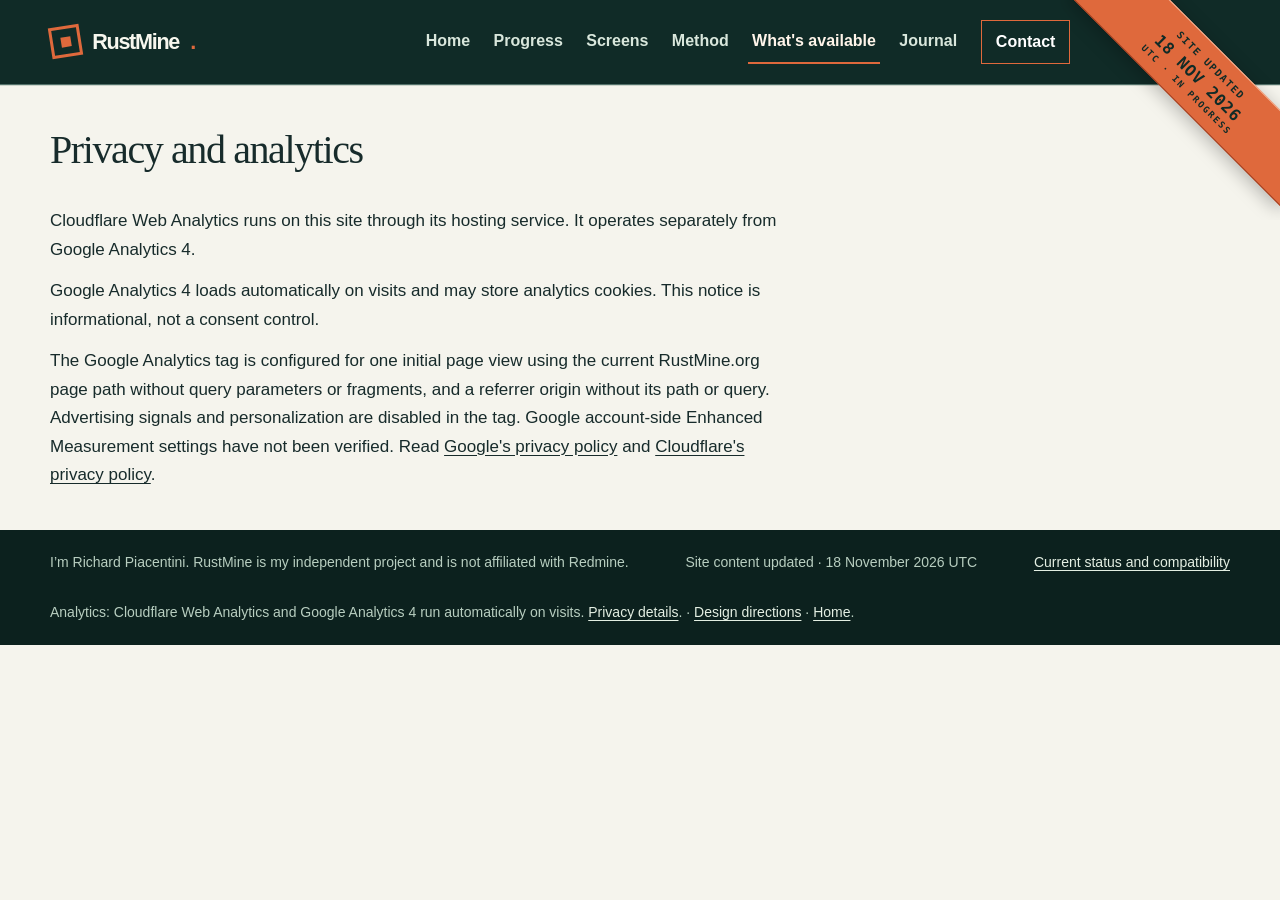
<file: privacy/index.html>
<!doctype html>
<html lang="en">
<head>
  <meta charset="utf-8">
  <meta name="viewport" content="width=device-width, initial-scale=1">
  <meta name="color-scheme" content="light">
  <meta name="theme-color" content="#102b27">
  <link rel="icon" href="/favicon.ico" sizes="any">
  <link rel="icon" href="/favicon.svg" type="image/svg+xml">
  <link rel="icon" href="/favicon-32.png" type="image/png" sizes="32x32">
  <link rel="icon" href="/favicon-16.png" type="image/png" sizes="16x16">
  <link rel="apple-touch-icon" href="/apple-touch-icon.png" sizes="180x180">
  <link rel="manifest" href="/site.webmanifest">
  <meta name="description" content="How RustMine.org uses Cloudflare Web Analytics and Google Analytics 4.">
  <link rel="canonical" href="https://rustmine.org/privacy/">
  <meta property="og:type" content="website">
  <meta property="og:site_name" content="RustMine">
  <meta property="og:url" content="https://rustmine.org/privacy/">
  <meta property="og:title" content="Privacy and analytics | RustMine">
  <meta property="og:description" content="How RustMine.org uses Cloudflare Web Analytics and Google Analytics 4.">
  <meta property="og:image" content="https://rustmine.org/social-card-2026-10-20.png">
  <meta property="og:image:secure_url" content="https://rustmine.org/social-card-2026-10-20.png">
  <meta property="og:image:type" content="image/png">
  <meta property="og:image:width" content="1200">
  <meta property="og:image:height" content="630">
  <meta property="og:image:alt" content="RustMine: Keep Redmine’s data. Rebuild its core in Rust.">
  <meta name="twitter:card" content="summary_large_image">
  <meta name="twitter:title" content="Privacy and analytics | RustMine">
  <meta name="twitter:description" content="How RustMine.org uses Cloudflare Web Analytics and Google Analytics 4.">
  <meta name="twitter:image" content="https://rustmine.org/social-card-2026-10-20.png">
  <meta name="twitter:image:alt" content="RustMine: Keep Redmine’s data. Rebuild its core in Rust.">
  <title>Privacy and analytics | RustMine</title>
  <script type="application/ld+json">
  {
  "@context": "https://schema.org",
  "@graph": [
    {
      "@type": "WebSite",
      "@id": "https://rustmine.org/#website",
      "name": "RustMine",
      "url": "https://rustmine.org/",
      "description": "Richard Piacentini’s public engineering journal about an experimental rewrite of Redmine in Rust."
    },
    {
      "@type": "WebPage",
      "@id": "https://rustmine.org/privacy/#webpage",
      "url": "https://rustmine.org/privacy/",
      "name": "Privacy and analytics | RustMine",
      "description": "How RustMine.org uses Cloudflare Web Analytics and Google Analytics 4.",
      "inLanguage": "en",
      "isPartOf": {
        "@id": "https://rustmine.org/#website"
      },
      "author": {
        "@id": "https://rustmine.org/#author"
      }
    },
    {
      "@type": "Person",
      "@id": "https://rustmine.org/#author",
      "name": "Richard Piacentini",
      "sameAs": [
        "https://www.linkedin.com/in/richardpiacentini/"
      ]
    }
  ]
}
  </script>
    <link rel="stylesheet" href="/site.css">
</head>
<body>
  <a class="skip" href="#main">Skip to content</a>
<header class="site-header">
    <div class="corner"><div class="ribbon"><span>SITE UPDATED</span><time datetime="2026-11-18">18 NOV 2026</time><small>UTC · IN PROGRESS</small></div></div>
    <div class="wrap header-row">
      <div class="brand-lockup"><a class="brand" href="/" aria-label="RustMine home"><span class="brand-mark" aria-hidden="true"><span></span></span>RustMine<span style="color:var(--accent)">.</span></a></div>
      <nav class="site-nav desktop-nav" id="main-nav" aria-label="Main navigation"><a href="/">Home</a><a href="/progress/">Progress</a><a href="/screens/">Screens</a><a href="/method/">Method</a><a class="nav-works" href="/what-works/">What's available</a><a href="/journal/">Journal</a><a class="nav-contact" href="/#contact">Contact</a></nav>
      <details class="mobile-menu" id="mobile-menu">
        <summary><span class="menu-glyph" aria-hidden="true"><i></i><i></i><i></i></span>Menu</summary>
        <nav class="site-nav mobile-nav" aria-label="Mobile navigation"><a href="/">Home</a><a href="/progress/">Progress</a><a href="/screens/">Screens</a><a href="/method/">Method</a><a class="nav-works" href="/what-works/">What's available</a><a href="/journal/">Journal</a><a href="/design/">Design directions</a><a href="/privacy/" aria-current="page">Privacy</a><a class="mobile-contact" href="/#contact">Contact</a></nav>
      </details>
    </div>
  </header>
  <main id="main">
<section class="privacy-note" id="privacy" aria-labelledby="privacy-heading">
    <div class="wrap">
      <h2 id="privacy-heading">Privacy and analytics</h2>
      <p>Cloudflare Web Analytics runs on this site through its hosting service. It operates separately from Google Analytics 4.</p>
      <p>Google Analytics 4 loads automatically on visits and may store analytics cookies. This notice is informational, not a consent control.</p>
      <p>The Google Analytics tag is configured for one initial page view using the current RustMine.org page path without query parameters or fragments, and a referrer origin without its path or query. Advertising signals and personalization are disabled in the tag. Google account-side Enhanced Measurement settings have not been verified. Read <a href="https://policies.google.com/privacy">Google's privacy policy</a> and <a href="https://www.cloudflare.com/privacypolicy/">Cloudflare's privacy policy</a>.</p>
    </div>
  </section>
  </main>
<div class="screen-viewer" id="screen-viewer" role="dialog" aria-modal="true" aria-labelledby="viewer-title" aria-describedby="viewer-description" hidden>
    <div class="viewer-panel">
      <div class="viewer-toolbar"><h2 id="viewer-title"></h2><div class="viewer-controls"><button type="button" id="viewer-fit" aria-label="Fit image to window">Fit</button><button type="button" id="viewer-minus" aria-label="Zoom out">−</button><output id="viewer-zoom" aria-live="polite">Fit</output><button type="button" id="viewer-plus" aria-label="Zoom in">+</button><button type="button" class="viewer-close" id="viewer-close" aria-label="Close image viewer">Close ×</button></div></div>
      <div class="viewer-scroll" id="viewer-scroll" tabindex="0" aria-label="Scrollable full-resolution screenshot"><img id="viewer-image" alt=""></div>
      <p class="viewer-caption" id="viewer-description"></p>
    </div>
  </div>
<footer><div class="wrap"><span>I’m Richard Piacentini. RustMine is my independent project and is not affiliated with Redmine.</span><span>Site content updated · <time datetime="2026-11-18">18 November 2026 UTC</time></span><p><a href="/status/">Current status and compatibility</a></p><p class="footer-analytics">Analytics: Cloudflare Web Analytics and Google Analytics 4 run automatically on visits. <a href="/privacy/">Privacy details</a>. · <a href="/design/">Design directions</a> · <a href="/">Home</a>.</p></div></footer>
  <script src="/analytics.js" defer></script>
  <script src="/site.js" defer></script>
</body>
</html>
</file>
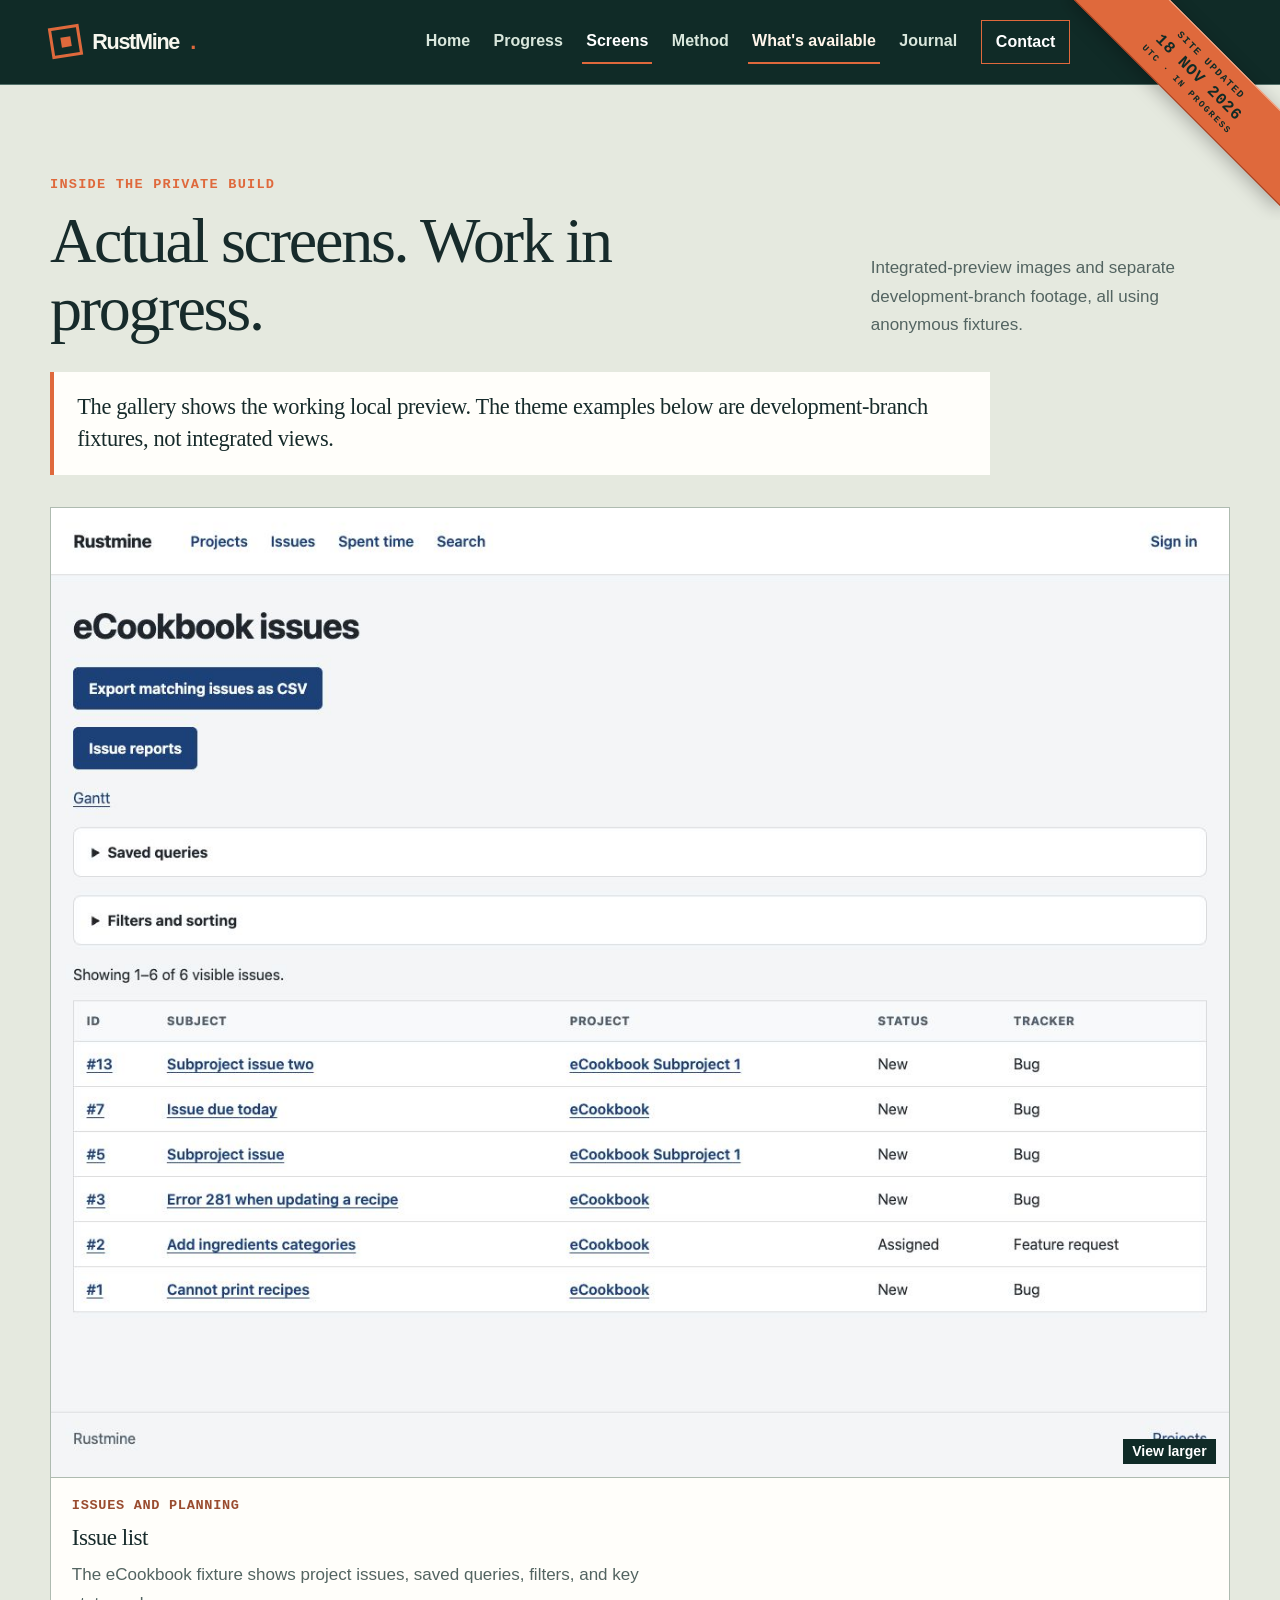
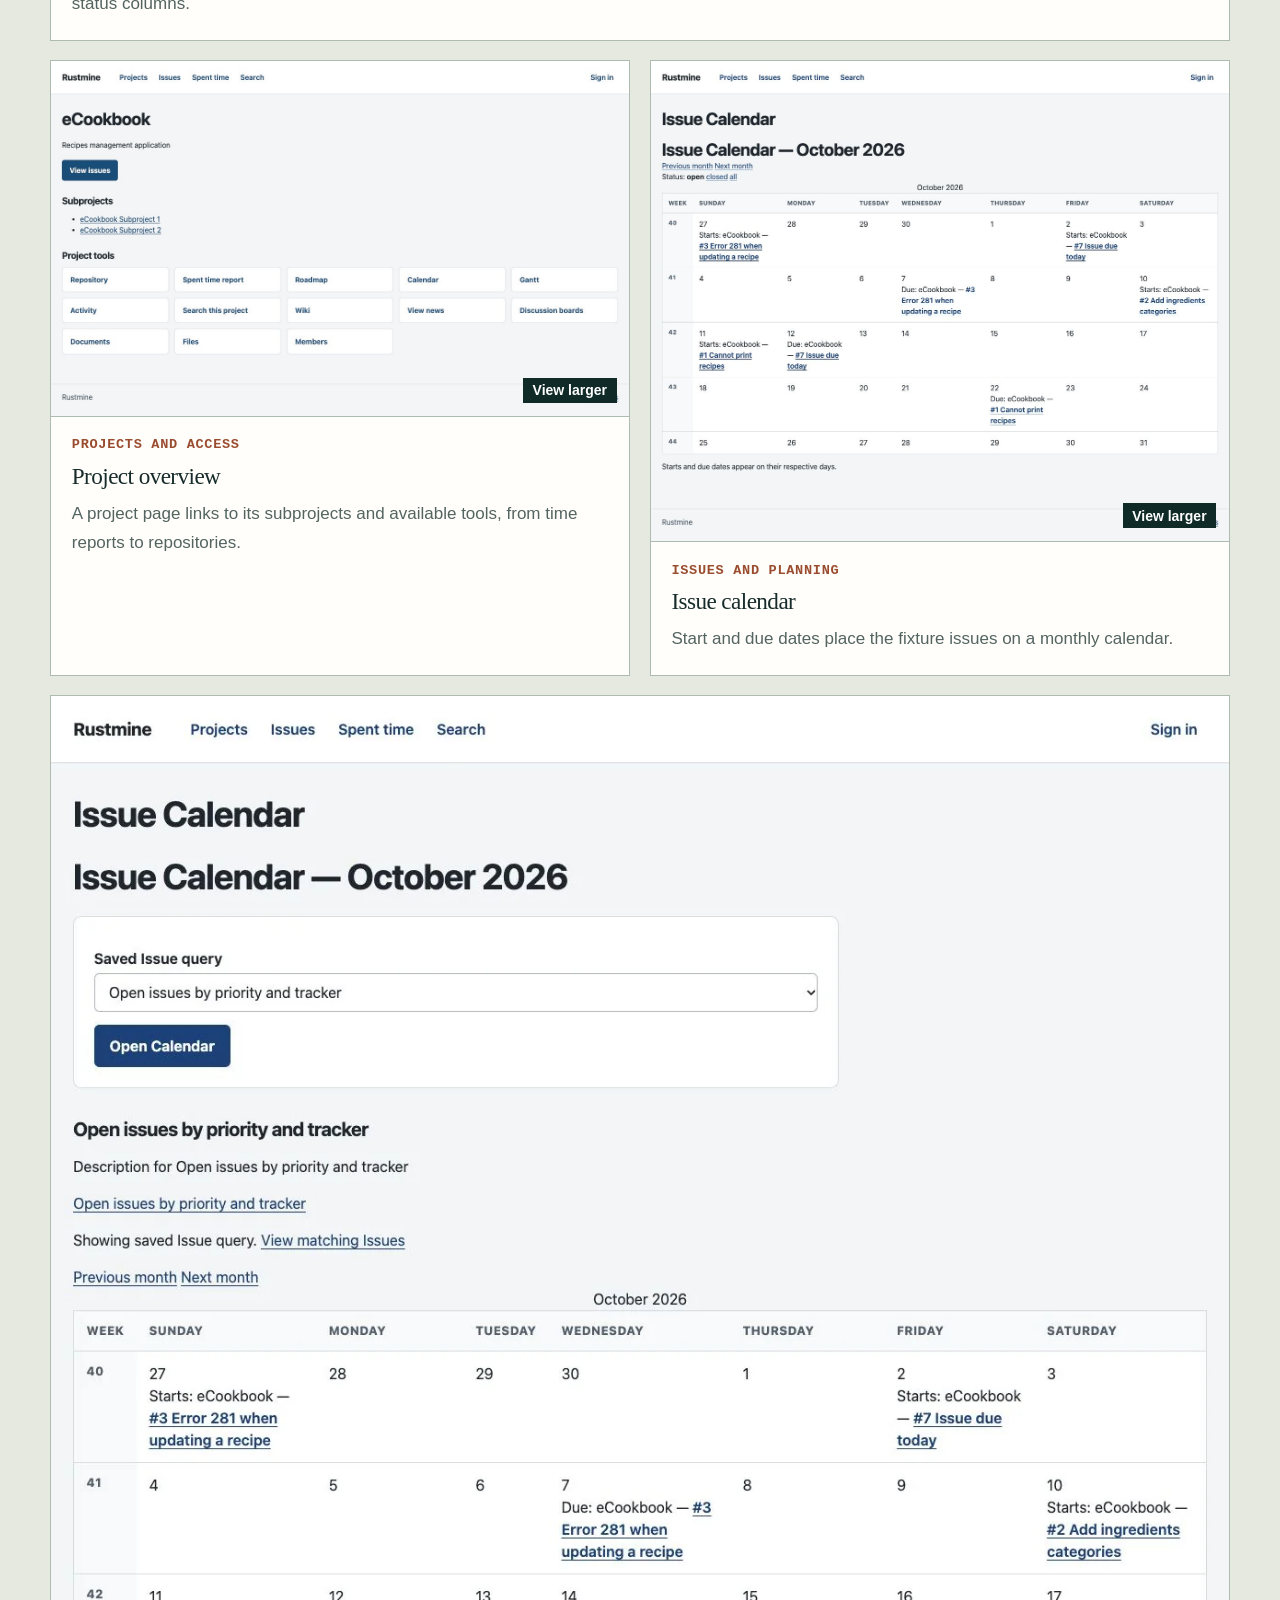
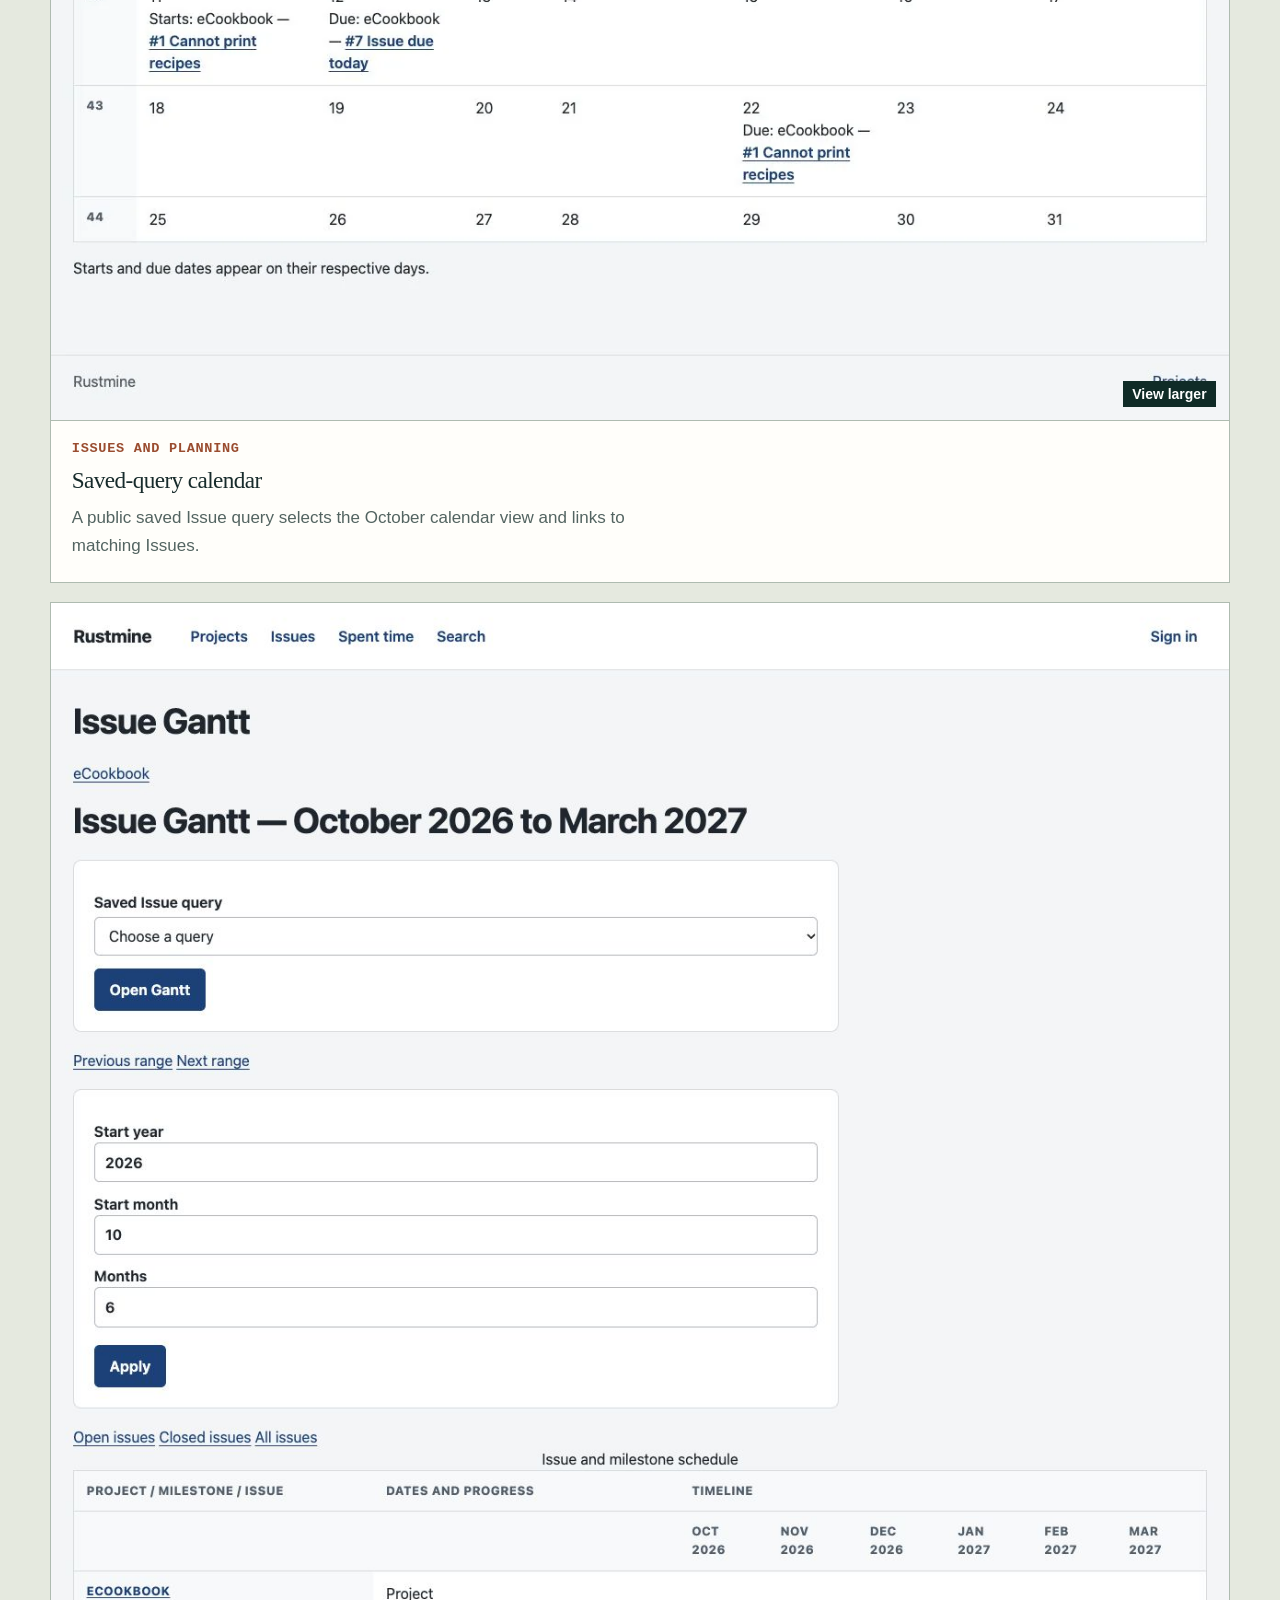
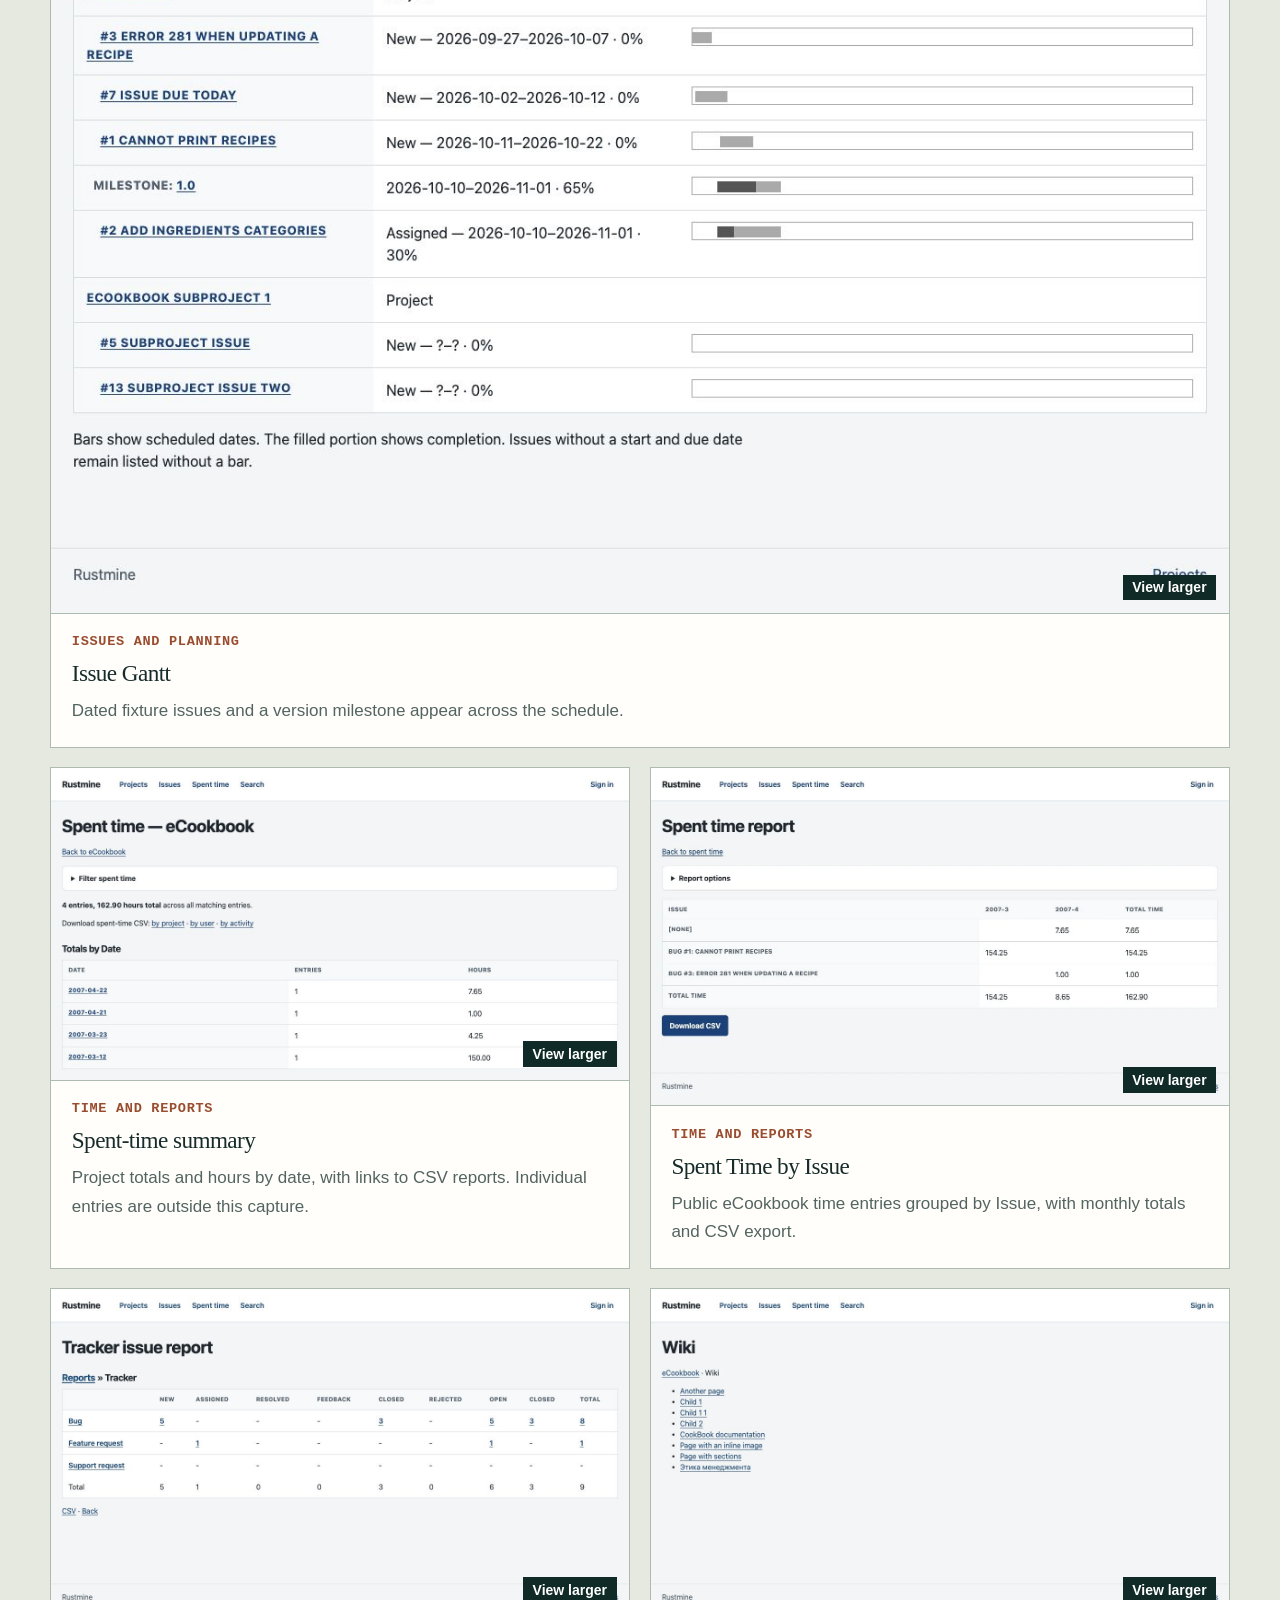
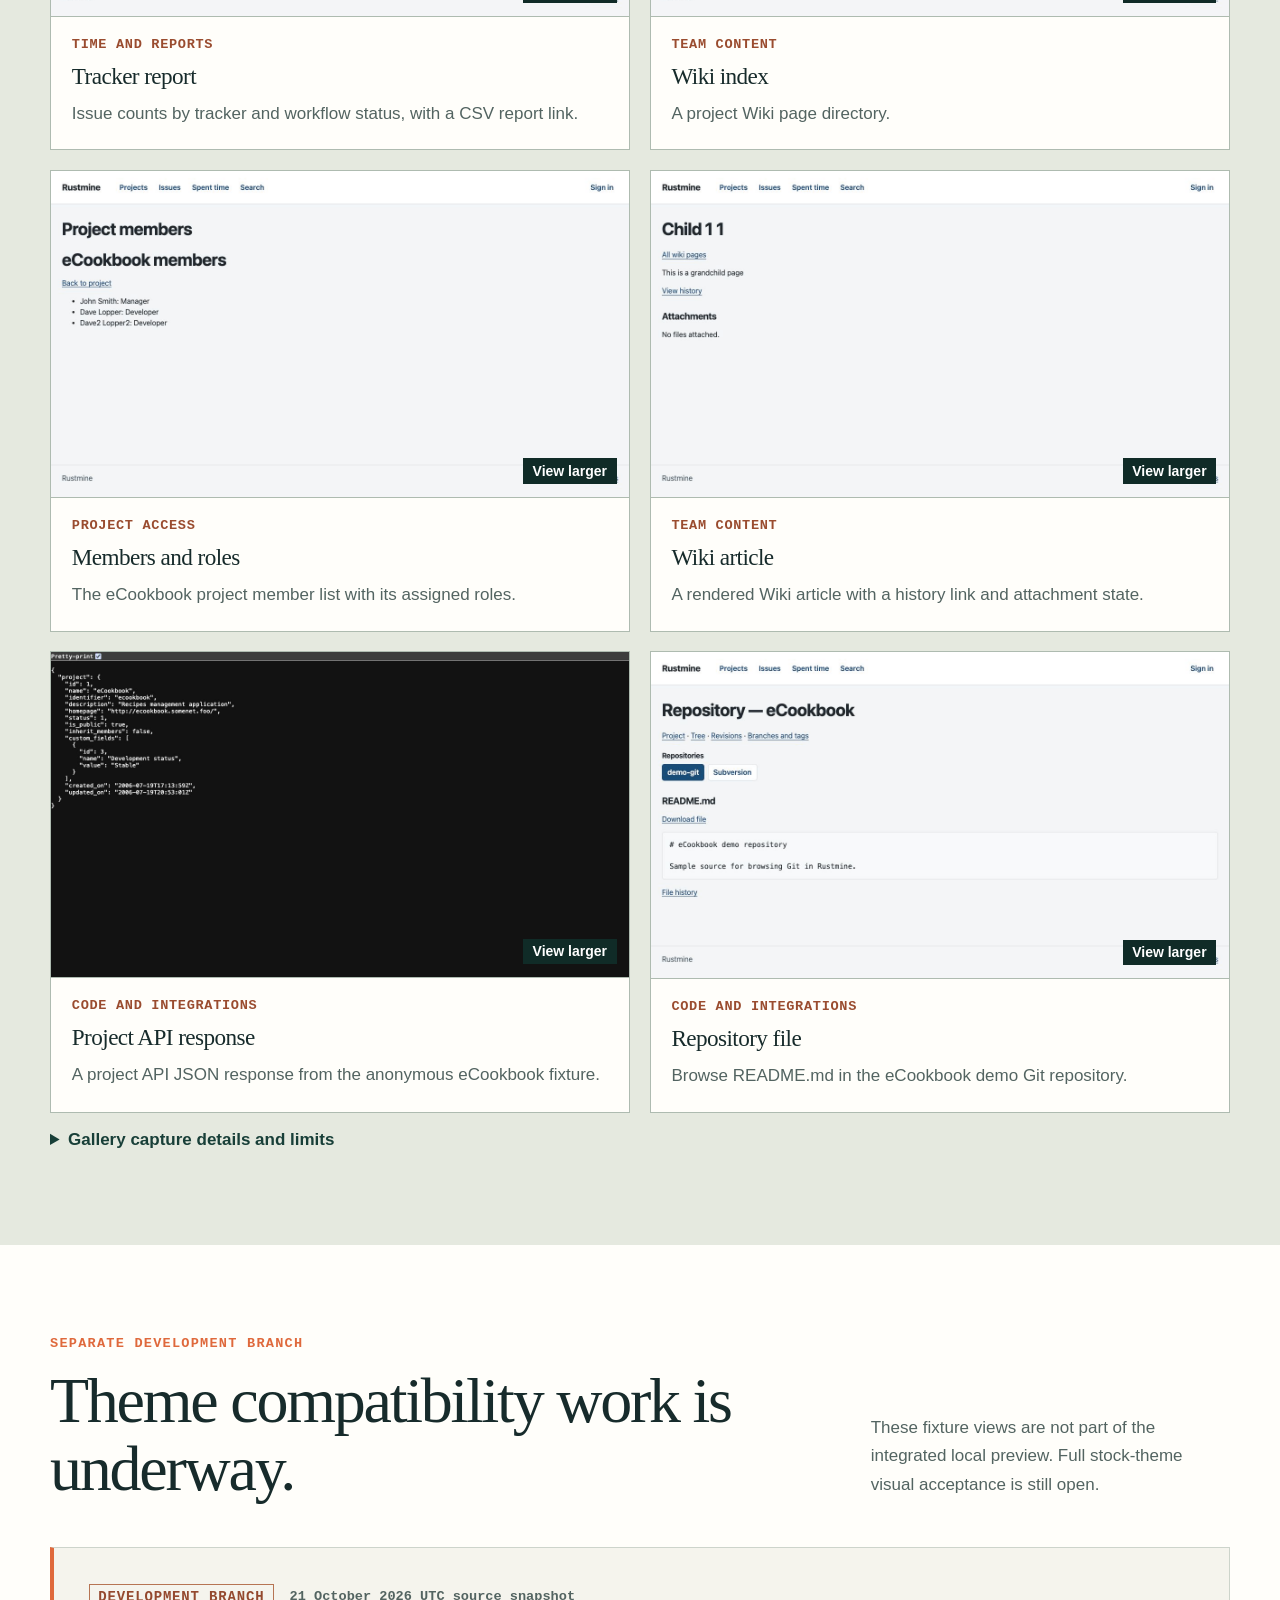
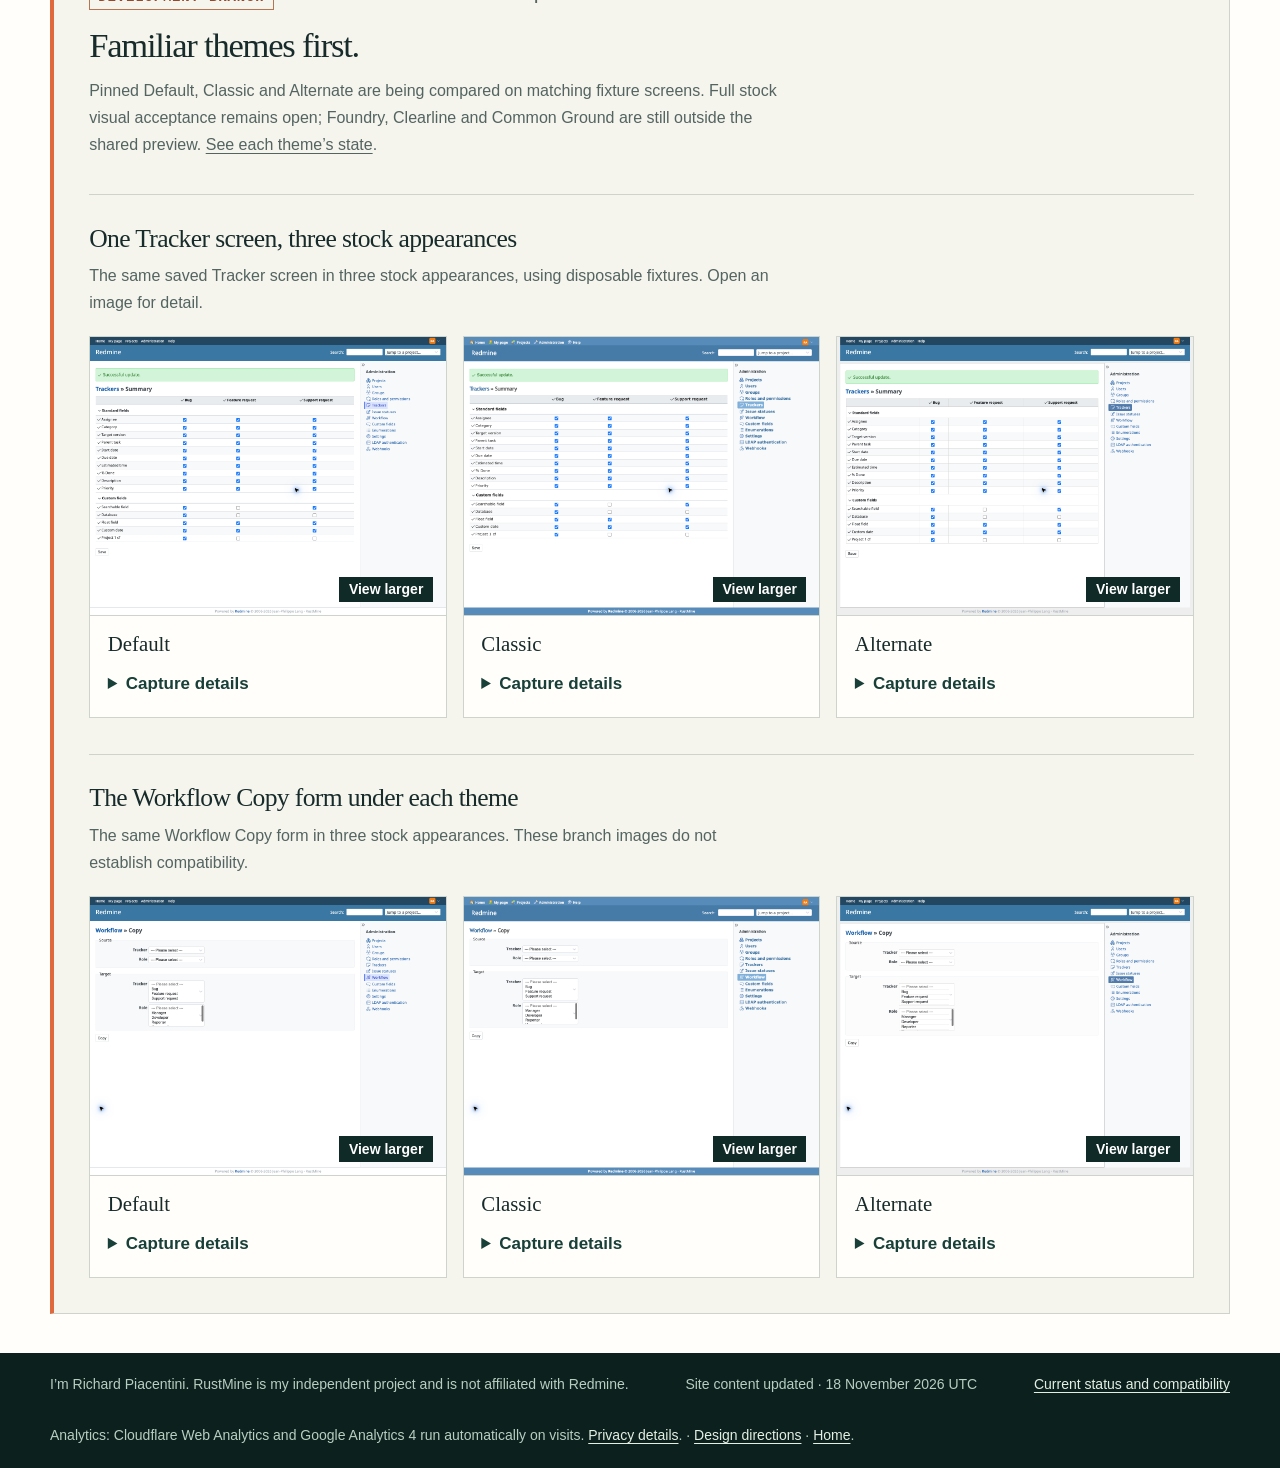
<file: screens/index.html>
<!doctype html>
<html lang="en">
<head>
  <meta charset="utf-8">
  <meta name="viewport" content="width=device-width, initial-scale=1">
  <meta name="color-scheme" content="light">
  <meta name="theme-color" content="#102b27">
  <link rel="icon" href="/favicon.ico" sizes="any">
  <link rel="icon" href="/favicon.svg" type="image/svg+xml">
  <link rel="icon" href="/favicon-32.png" type="image/png" sizes="32x32">
  <link rel="icon" href="/favicon-16.png" type="image/png" sizes="16x16">
  <link rel="apple-touch-icon" href="/apple-touch-icon.png" sizes="180x180">
  <link rel="manifest" href="/site.webmanifest">
  <meta name="description" content="Direct RustMine fixture captures from the integrated preview and a separately labelled development branch.">
  <link rel="canonical" href="https://rustmine.org/screens/">
  <meta property="og:type" content="website">
  <meta property="og:site_name" content="RustMine">
  <meta property="og:url" content="https://rustmine.org/screens/">
  <meta property="og:title" content="Screens and video | RustMine">
  <meta property="og:description" content="Direct RustMine fixture captures from the integrated preview and a separately labelled development branch.">
  <meta property="og:image" content="https://rustmine.org/social-card-2026-10-20.png">
  <meta property="og:image:secure_url" content="https://rustmine.org/social-card-2026-10-20.png">
  <meta property="og:image:type" content="image/png">
  <meta property="og:image:width" content="1200">
  <meta property="og:image:height" content="630">
  <meta property="og:image:alt" content="RustMine: Keep Redmine’s data. Rebuild its core in Rust.">
  <meta name="twitter:card" content="summary_large_image">
  <meta name="twitter:title" content="Screens and video | RustMine">
  <meta name="twitter:description" content="Direct RustMine fixture captures from the integrated preview and a separately labelled development branch.">
  <meta name="twitter:image" content="https://rustmine.org/social-card-2026-10-20.png">
  <meta name="twitter:image:alt" content="RustMine: Keep Redmine’s data. Rebuild its core in Rust.">
  <title>Screens and video | RustMine</title>
  <script type="application/ld+json">
  {
  "@context": "https://schema.org",
  "@graph": [
    {
      "@type": "WebSite",
      "@id": "https://rustmine.org/#website",
      "name": "RustMine",
      "url": "https://rustmine.org/",
      "description": "Richard Piacentini’s public engineering journal about an experimental rewrite of Redmine in Rust."
    },
    {
      "@type": "WebPage",
      "@id": "https://rustmine.org/screens/#webpage",
      "url": "https://rustmine.org/screens/",
      "name": "Screens and video | RustMine",
      "description": "Direct RustMine fixture captures from the integrated preview and a separately labelled development branch.",
      "inLanguage": "en",
      "isPartOf": {
        "@id": "https://rustmine.org/#website"
      },
      "author": {
        "@id": "https://rustmine.org/#author"
      }
    },
    {
      "@type": "Person",
      "@id": "https://rustmine.org/#author",
      "name": "Richard Piacentini",
      "sameAs": [
        "https://www.linkedin.com/in/richardpiacentini/"
      ]
    }
  ]
}
  </script>
    <link rel="stylesheet" href="/site.css">
</head>
<body>
  <a class="skip" href="#main">Skip to content</a>
<header class="site-header">
    <div class="corner"><div class="ribbon"><span>SITE UPDATED</span><time datetime="2026-11-18">18 NOV 2026</time><small>UTC · IN PROGRESS</small></div></div>
    <div class="wrap header-row">
      <div class="brand-lockup"><a class="brand" href="/" aria-label="RustMine home"><span class="brand-mark" aria-hidden="true"><span></span></span>RustMine<span style="color:var(--accent)">.</span></a></div>
      <nav class="site-nav desktop-nav" id="main-nav" aria-label="Main navigation"><a href="/">Home</a><a href="/progress/">Progress</a><a href="/screens/" aria-current="page">Screens</a><a href="/method/">Method</a><a class="nav-works" href="/what-works/">What's available</a><a href="/journal/">Journal</a><a class="nav-contact" href="/#contact">Contact</a></nav>
      <details class="mobile-menu" id="mobile-menu">
        <summary><span class="menu-glyph" aria-hidden="true"><i></i><i></i><i></i></span>Menu</summary>
        <nav class="site-nav mobile-nav" aria-label="Mobile navigation"><a href="/">Home</a><a href="/progress/">Progress</a><a href="/screens/" aria-current="page">Screens</a><a href="/method/">Method</a><a class="nav-works" href="/what-works/">What's available</a><a href="/journal/">Journal</a><a href="/design/">Design directions</a><a href="/privacy/">Privacy</a><a class="mobile-contact" href="/#contact">Contact</a></nav>
      </details>
    </div>
  </header>
  <main id="main">
<section class="section screens" id="screens" aria-labelledby="screens-title">
      <div class="wrap">
        <div class="section-heading"><div><div class="eyebrow">Inside the private build</div><h2 id="screens-title">Actual screens. Work in progress.</h2></div><p>Integrated-preview images and separate development-branch footage, all using anonymous fixtures.</p></div>
        <p class="screens-clarity">The gallery shows the working local preview. The theme examples below are development-branch fixtures, not integrated views.</p>
        <div class="screens-grid">
          <figure class="screen-card" id="capture-issue-list"><a class="screen-open" href="#capture-issue-list" aria-label="View Issue list at full resolution"><img src="/assets/site/screens/issue-list.jpg" alt="RustMine issue list for the eCookbook test project" width="1280" height="1053" loading="lazy"><span aria-hidden="true">View larger </span></a><a class="screen-dismiss" href="#screens" aria-label="Close full-resolution Issue list">Close ×</a><figcaption><span class="screen-category">Issues and planning</span><strong>Issue list</strong><span class="screen-caption">The eCookbook fixture shows project issues, saved queries, filters, and key status columns.</span></figcaption></figure>
          <figure class="screen-card" id="capture-project-overview"><a class="screen-open" href="#capture-project-overview" aria-label="View Project overview at full resolution"><img src="/assets/site/screens/project-overview.jpg" alt="RustMine overview for the eCookbook test project" width="1280" height="786" loading="lazy"><span aria-hidden="true">View larger </span></a><a class="screen-dismiss" href="#screens" aria-label="Close full-resolution Project overview">Close ×</a><figcaption><span class="screen-category">Projects and access</span><strong>Project overview</strong><span class="screen-caption">A project page links to its subprojects and available tools, from time reports to repositories.</span></figcaption></figure>
          <figure class="screen-card" id="capture-issue-calendar"><a class="screen-open" href="#capture-issue-calendar" aria-label="View Issue calendar at full resolution"><img src="/assets/site/screens/issue-calendar.jpg" alt="RustMine issue calendar for October 2026 using eCookbook test issues" width="1280" height="1063" loading="lazy"><span aria-hidden="true">View larger </span></a><a class="screen-dismiss" href="#screens" aria-label="Close full-resolution Issue calendar">Close ×</a><figcaption><span class="screen-category">Issues and planning</span><strong>Issue calendar</strong><span class="screen-caption">Start and due dates place the fixture issues on a monthly calendar.</span></figcaption></figure>
          <figure class="screen-card screen-card-wide" id="capture-saved-query-calendar"><a class="screen-open" href="#capture-saved-query-calendar" aria-label="View saved-query Issue calendar at full resolution"><img src="/assets/site/screens/saved-query-calendar.webp" alt="October 2026 RustMine calendar with a public eCookbook saved Issue query selected" width="1280" height="1438" loading="lazy"><span aria-hidden="true">View larger </span></a><a class="screen-dismiss" href="#screens" aria-label="Close full-resolution saved-query Issue calendar">Close ×</a><figcaption><span class="screen-category">Issues and planning</span><strong>Saved-query calendar</strong><span class="screen-caption">A public saved Issue query selects the October calendar view and links to matching Issues.</span></figcaption></figure>
          <figure class="screen-card screen-card-wide" id="capture-issue-gantt"><a class="screen-open" href="#capture-issue-gantt" aria-label="View Issue Gantt at full resolution"><img src="/assets/site/screens/issue-gantt.jpg" alt="RustMine Gantt schedule for eCookbook test issues" width="1280" height="1749" loading="lazy"><span aria-hidden="true">View larger </span></a><a class="screen-dismiss" href="#screens" aria-label="Close full-resolution Issue Gantt">Close ×</a><figcaption><span class="screen-category">Issues and planning</span><strong>Issue Gantt</strong><span class="screen-caption">Dated fixture issues and a version milestone appear across the schedule.</span></figcaption></figure>
          <figure class="screen-card" id="capture-spent-time-summary"><a class="screen-open" href="#capture-spent-time-summary" aria-label="View Spent-time summary at full resolution"><img src="/assets/site/screens/spent-time-summary.jpg" alt="RustMine spent-time summary for the eCookbook test project" width="1280" height="690" loading="lazy"><span aria-hidden="true">View larger </span></a><a class="screen-dismiss" href="#screens" aria-label="Close full-resolution Spent-time summary">Close ×</a><figcaption><span class="screen-category">Time and reports</span><strong>Spent-time summary</strong><span class="screen-caption">Project totals and hours by date, with links to CSV reports. Individual entries are outside this capture.</span></figcaption></figure>
          <figure class="screen-card" id="capture-spent-time-issue-report"><a class="screen-open" href="#capture-spent-time-issue-report" aria-label="View Spent Time Issue report at full resolution"><img src="/assets/site/screens/spent-time-issue-report.webp" alt="RustMine Spent Time report grouping public eCookbook entries by Issue and month" width="1280" height="747" loading="lazy"><span aria-hidden="true">View larger </span></a><a class="screen-dismiss" href="#screens" aria-label="Close full-resolution Spent Time Issue report">Close ×</a><figcaption><span class="screen-category">Time and reports</span><strong>Spent Time by Issue</strong><span class="screen-caption">Public eCookbook time entries grouped by Issue, with monthly totals and CSV export.</span></figcaption></figure>
          <figure class="screen-card" id="capture-tracker-report"><a class="screen-open" href="#capture-tracker-report" aria-label="View Tracker report at full resolution"><img src="/assets/site/screens/tracker-report.jpg" alt="RustMine tracker issue report for the eCookbook test project" width="1280" height="722" loading="lazy"><span aria-hidden="true">View larger </span></a><a class="screen-dismiss" href="#screens" aria-label="Close full-resolution Tracker report">Close ×</a><figcaption><span class="screen-category">Time and reports</span><strong>Tracker report</strong><span class="screen-caption">Issue counts by tracker and workflow status, with a CSV report link.</span></figcaption></figure>
          <figure class="screen-card" id="capture-wiki-index"><a class="screen-open" href="#capture-wiki-index" aria-label="View Wiki index at full resolution"><img src="/assets/site/screens/wiki-index.jpg" alt="RustMine Wiki index for the eCookbook test project" width="1280" height="722" loading="lazy"><span aria-hidden="true">View larger </span></a><a class="screen-dismiss" href="#screens" aria-label="Close full-resolution Wiki index">Close ×</a><figcaption><span class="screen-category">Team content</span><strong>Wiki index</strong><span class="screen-caption">A project Wiki page directory.</span></figcaption></figure>
          <figure class="screen-card" id="capture-project-members-and-roles"><a class="screen-open" href="#capture-project-members-and-roles" aria-label="View Project members and roles at full resolution"><img src="/assets/site/screens/project-members-and-roles.jpg" alt="The eCookbook project member list with its assigned roles." width="1280" height="722" loading="lazy"><span aria-hidden="true">View larger </span></a><a class="screen-dismiss" href="#screens" aria-label="Close full-resolution Project members and roles">Close ×</a><figcaption><span class="screen-category">Project access</span><strong>Members and roles</strong><span class="screen-caption">The eCookbook project member list with its assigned roles.</span></figcaption></figure>
          <figure class="screen-card" id="capture-wiki-article"><a class="screen-open" href="#capture-wiki-article" aria-label="View Wiki article at full resolution"><img src="/assets/site/screens/wiki-article.jpg" alt="A rendered Wiki article with a history link and attachment state." width="1280" height="722" loading="lazy"><span aria-hidden="true">View larger </span></a><a class="screen-dismiss" href="#screens" aria-label="Close full-resolution Wiki article">Close ×</a><figcaption><span class="screen-category">Team content</span><strong>Wiki article</strong><span class="screen-caption">A rendered Wiki article with a history link and attachment state.</span></figcaption></figure>
          <figure class="screen-card" id="capture-project-api-response"><a class="screen-open" href="#capture-project-api-response" aria-label="View Project API response at full resolution"><img src="/assets/site/screens/project-api-response.jpg" alt="JSON response for the anonymous eCookbook project API" width="1280" height="720" loading="lazy"><span aria-hidden="true">View larger </span></a><a class="screen-dismiss" href="#screens" aria-label="Close full-resolution Project API response">Close ×</a><figcaption><span class="screen-category">Code and integrations</span><strong>Project API response</strong><span class="screen-caption">A project API JSON response from the anonymous eCookbook fixture.</span></figcaption></figure>
          <figure class="screen-card" id="capture-repository-file"><a class="screen-open" href="#capture-repository-file" aria-label="View Repository file at full resolution"><img src="/assets/site/screens/repository-file.jpg" alt="Browse README.md in the eCookbook demo Git repository." width="1280" height="722" loading="lazy"><span aria-hidden="true">View larger </span></a><a class="screen-dismiss" href="#screens" aria-label="Close full-resolution Repository file">Close ×</a><figcaption><span class="screen-category">Code and integrations</span><strong>Repository file</strong><span class="screen-caption">Browse README.md in the eCookbook demo Git repository.</span></figcaption></figure>
        </div>
        <details class="screens-note capture-provenance"><summary>Gallery capture details and limits</summary><p>The first seven screens use anonymous Redmine test fixtures from the local build at commit 5c8c6e8. The later access, Wiki, API, and repository views come from the anonymous eCookbook preview at commit b3d17f0. The saved-query Calendar and Spent Time Issue report were captured from the anonymous preview at commit 22f2357.</p><p>The interface is brand neutral and not production-ready.</p></details>
      </div>
    </section><section class="section directions" aria-label="Development branch evidence"><div class="wrap"><div class="section-heading"><div><div class="eyebrow">Separate development branch</div><h2>Theme compatibility work is underway.</h2></div><p>These fixture views are not part of the integrated local preview. Full stock-theme visual acceptance is still open.</p></div><aside class="theme-roadmap" id="theme-work" aria-labelledby="theme-work-title"><div class="theme-roadmap-status"><span class="planned-mark">Development branch</span><time datetime="2026-10-21T10:28:32Z">21 October 2026 UTC source snapshot</time></div><h3 id="theme-work-title">Familiar themes first.</h3><p>Pinned Default, Classic and Alternate are being compared on matching fixture screens. Full stock visual acceptance remains open; Foundry, Clearline and Common Ground are still outside the shared preview. <a href="/progress/#theme-status">See each theme’s state</a>.</p>
          <section class="theme-capture-set" aria-labelledby="theme-trackers-title">
            <h4 id="theme-trackers-title">One Tracker screen, three stock appearances</h4>
            <p>The same saved Tracker screen in three stock appearances, using disposable fixtures. Open an image for detail.</p>
            <div class="theme-capture-grid">
              <figure class="theme-shot"><a class="screen-open" href="/assets/theme-work/tracker-summary-default-989a9f9a.png" aria-label="View development-branch Tracker summary in Default at full resolution"><img src="/assets/theme-work/tracker-summary-default-989a9f9a.png" alt="Tracker field summary and success notice in RustMine's Default stock appearance, using test data." width="1280" height="1000" loading="lazy" decoding="async"><span aria-hidden="true">View larger </span></a><figcaption><strong>Default</strong><details class="capture-provenance"><summary>Capture details</summary><span class="screen-caption">Branch <code>989a9f9a</code> · <time datetime="2026-10-20T04:15:19Z">20 October 2026, 04:15:19 UTC</time>. Tracker summary after save.</span></details></figcaption></figure>
              <figure class="theme-shot"><a class="screen-open" href="/assets/theme-work/tracker-summary-classic-989a9f9a.png" aria-label="View development-branch Tracker summary in Classic at full resolution"><img src="/assets/theme-work/tracker-summary-classic-989a9f9a.png" alt="The same Tracker field summary and success notice in RustMine's Classic stock theme, using test data." width="1280" height="1000" loading="lazy" decoding="async"><span aria-hidden="true">View larger </span></a><figcaption><strong>Classic</strong><details class="capture-provenance"><summary>Capture details</summary><span class="screen-caption">Branch <code>989a9f9a</code> · <time datetime="2026-10-20T04:15:34Z">20 October 2026, 04:15:34 UTC</time>. Tracker summary after save.</span></details></figcaption></figure>
              <figure class="theme-shot"><a class="screen-open" href="/assets/theme-work/tracker-summary-alternate-989a9f9a.png" aria-label="View development-branch Tracker summary in Alternate at full resolution"><img src="/assets/theme-work/tracker-summary-alternate-989a9f9a.png" alt="The same Tracker field summary and success notice in RustMine's Alternate stock theme, using test data." width="1280" height="1000" loading="lazy" decoding="async"><span aria-hidden="true">View larger </span></a><figcaption><strong>Alternate</strong><details class="capture-provenance"><summary>Capture details</summary><span class="screen-caption">Branch <code>989a9f9a</code> · <time datetime="2026-10-20T04:15:56Z">20 October 2026, 04:15:56 UTC</time>. Tracker summary after save.</span></details></figcaption></figure>
            </div>
          </section>
          <section class="theme-capture-set" aria-labelledby="theme-workflow-title">
            <h4 id="theme-workflow-title">The Workflow Copy form under each theme</h4>
            <p>The same Workflow Copy form in three stock appearances. These branch images do not establish compatibility.</p>
            <div class="theme-capture-grid">
              <figure class="theme-shot"><a class="screen-open" href="/assets/theme-work/workflow-copy-default-5cffbefb.png" aria-label="View development-branch Workflow Copy form in Default at full resolution"><img src="/assets/theme-work/workflow-copy-default-5cffbefb.png" alt="Workflow Copy form with the administration sidebar expanded in RustMine's Default stock appearance, using test data." width="1280" height="1000" loading="lazy" decoding="async"><span aria-hidden="true">View larger </span></a><figcaption><strong>Default</strong><details class="capture-provenance"><summary>Capture details</summary><span class="screen-caption">Branch <code>5cffbefb</code> · <time datetime="2026-10-20T03:59:50Z">20 October 2026, 03:59:50 UTC</time>. Workflow Copy form.</span></details></figcaption></figure>
              <figure class="theme-shot"><a class="screen-open" href="/assets/theme-work/workflow-copy-classic-5cffbefb.png" aria-label="View development-branch Workflow Copy form in Classic at full resolution"><img src="/assets/theme-work/workflow-copy-classic-5cffbefb.png" alt="The same Workflow Copy form and expanded sidebar in RustMine's Classic stock theme, using test data." width="1280" height="1000" loading="lazy" decoding="async"><span aria-hidden="true">View larger </span></a><figcaption><strong>Classic</strong><details class="capture-provenance"><summary>Capture details</summary><span class="screen-caption">Branch <code>5cffbefb</code> · <time datetime="2026-10-20T04:00:28Z">20 October 2026, 04:00:28 UTC</time>. Workflow Copy form.</span></details></figcaption></figure>
              <figure class="theme-shot"><a class="screen-open" href="/assets/theme-work/workflow-copy-alternate-5cffbefb.png" aria-label="View development-branch Workflow Copy form in Alternate at full resolution"><img src="/assets/theme-work/workflow-copy-alternate-5cffbefb.png" alt="The same Workflow Copy form and expanded sidebar in RustMine's Alternate stock theme, using test data." width="1280" height="1000" loading="lazy" decoding="async"><span aria-hidden="true">View larger </span></a><figcaption><strong>Alternate</strong><details class="capture-provenance"><summary>Capture details</summary><span class="screen-caption">Branch <code>5cffbefb</code> · <time datetime="2026-10-20T04:00:43Z">20 October 2026, 04:00:43 UTC</time>. Workflow Copy form.</span></details></figcaption></figure>
            </div>
          </section>
        </aside></div></section>
  </main>
<div class="screen-viewer" id="screen-viewer" role="dialog" aria-modal="true" aria-labelledby="viewer-title" aria-describedby="viewer-description" hidden>
    <div class="viewer-panel">
      <div class="viewer-toolbar"><h2 id="viewer-title"></h2><div class="viewer-controls"><button type="button" id="viewer-fit" aria-label="Fit image to window">Fit</button><button type="button" id="viewer-minus" aria-label="Zoom out">−</button><output id="viewer-zoom" aria-live="polite">Fit</output><button type="button" id="viewer-plus" aria-label="Zoom in">+</button><button type="button" class="viewer-close" id="viewer-close" aria-label="Close image viewer">Close ×</button></div></div>
      <div class="viewer-scroll" id="viewer-scroll" tabindex="0" aria-label="Scrollable full-resolution screenshot"><img id="viewer-image" alt=""></div>
      <p class="viewer-caption" id="viewer-description"></p>
    </div>
  </div>
<footer><div class="wrap"><span>I’m Richard Piacentini. RustMine is my independent project and is not affiliated with Redmine.</span><span>Site content updated · <time datetime="2026-11-18">18 November 2026 UTC</time></span><p><a href="/status/">Current status and compatibility</a></p><p class="footer-analytics">Analytics: Cloudflare Web Analytics and Google Analytics 4 run automatically on visits. <a href="/privacy/">Privacy details</a>. · <a href="/design/">Design directions</a> · <a href="/">Home</a>.</p></div></footer>
  <script src="/analytics.js" defer></script>
  <script src="/site.js" defer></script>
</body>
</html>
</file>
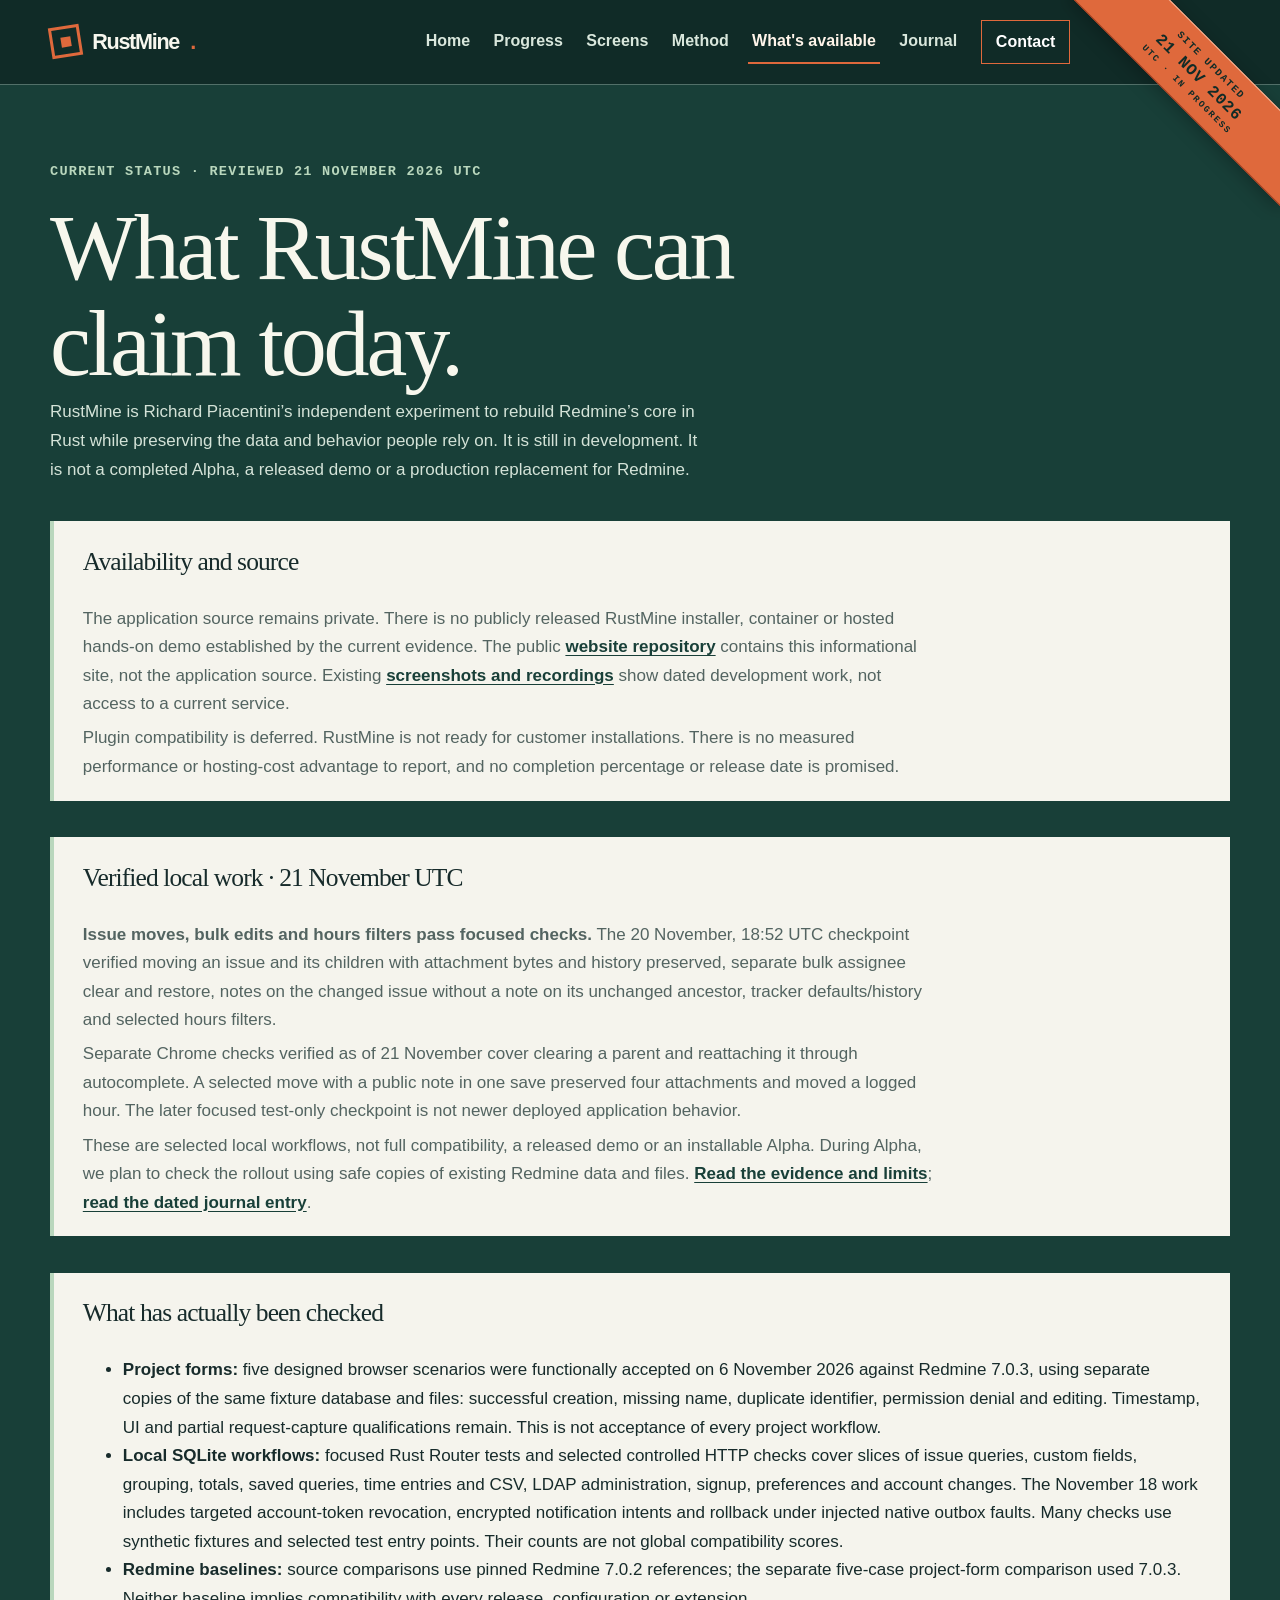
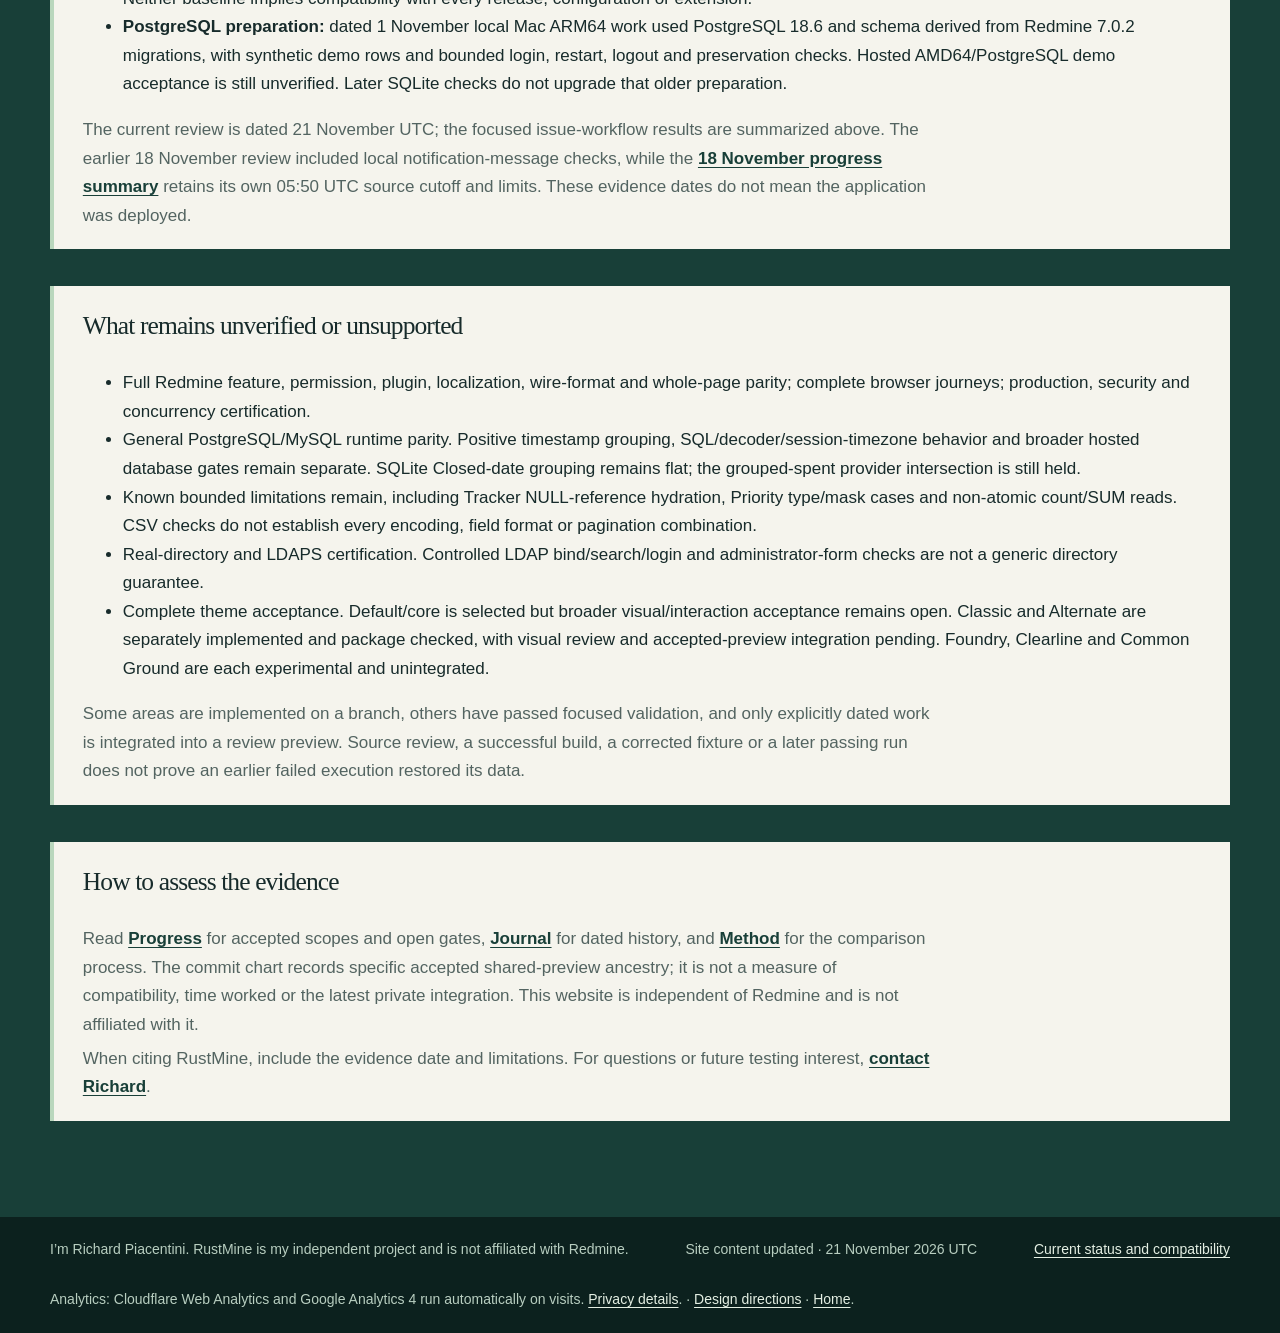
<file: status/index.html>
<!doctype html>
<html lang="en">
<head>
  <meta charset="utf-8">
  <meta name="viewport" content="width=device-width, initial-scale=1">
  <meta name="color-scheme" content="light">
  <meta name="theme-color" content="#102b27">
  <link rel="icon" href="/favicon.ico" sizes="any">
  <link rel="icon" href="/favicon.svg" type="image/svg+xml">
  <link rel="icon" href="/favicon-32.png" type="image/png" sizes="32x32">
  <link rel="icon" href="/favicon-16.png" type="image/png" sizes="16x16">
  <link rel="apple-touch-icon" href="/apple-touch-icon.png" sizes="180x180">
  <link rel="manifest" href="/site.webmanifest">
  <meta name="description" content="RustMine is in development. Read the tested Redmine baselines, bounded workflow and database evidence, availability, and the compatibility gates still open.">
  <link rel="canonical" href="https://rustmine.org/status/">
  <meta property="og:type" content="website">
  <meta property="og:site_name" content="RustMine">
  <meta property="og:url" content="https://rustmine.org/status/">
  <meta property="og:title" content="Current status and compatibility | RustMine">
  <meta property="og:description" content="RustMine is in development. Read the tested Redmine baselines, bounded workflow and database evidence, availability, and the compatibility gates still open.">
  <meta property="og:image" content="https://rustmine.org/social-card-2026-10-20.png">
  <meta property="og:image:secure_url" content="https://rustmine.org/social-card-2026-10-20.png">
  <meta property="og:image:type" content="image/png">
  <meta property="og:image:width" content="1200">
  <meta property="og:image:height" content="630">
  <meta property="og:image:alt" content="RustMine: Keep Redmine’s data. Rebuild its core in Rust.">
  <meta name="twitter:card" content="summary_large_image">
  <meta name="twitter:title" content="Current status and compatibility | RustMine">
  <meta name="twitter:description" content="RustMine is in development. Read the tested Redmine baselines, bounded workflow and database evidence, availability, and the compatibility gates still open.">
  <meta name="twitter:image" content="https://rustmine.org/social-card-2026-10-20.png">
  <meta name="twitter:image:alt" content="RustMine: Keep Redmine’s data. Rebuild its core in Rust.">
  <title>Current status and compatibility | RustMine</title>
  <script type="application/ld+json">
{
  "@context": "https://schema.org",
  "@graph": [
    {
      "@type": "WebSite",
      "@id": "https://rustmine.org/#website",
      "name": "RustMine",
      "url": "https://rustmine.org/",
      "description": "Richard Piacentini’s public engineering journal about an experimental rewrite of Redmine in Rust."
    },
    {
      "@type": "WebPage",
      "@id": "https://rustmine.org/status/#webpage",
      "url": "https://rustmine.org/status/",
      "name": "Current status and compatibility | RustMine",
      "description": "RustMine is in development. Read the tested Redmine baselines, bounded workflow and database evidence, availability, and the compatibility gates still open.",
      "inLanguage": "en",
      "isPartOf": {
        "@id": "https://rustmine.org/#website"
      },
      "author": {
        "@id": "https://rustmine.org/#author"
      },
      "dateModified": "2026-11-18T09:14:56Z"
    },
    {
      "@type": "Person",
      "@id": "https://rustmine.org/#author",
      "name": "Richard Piacentini",
      "sameAs": [
        "https://www.linkedin.com/in/richardpiacentini/"
      ]
    }
  ]
}
  </script>
    <link rel="stylesheet" href="/site.css">
</head>
<body>
  <a class="skip" href="#main">Skip to content</a>
<header class="site-header">
    <div class="corner"><div class="ribbon"><span>SITE UPDATED</span><time datetime="2026-11-21">21 NOV 2026</time><small>UTC · IN PROGRESS</small></div></div>
    <div class="wrap header-row">
      <div class="brand-lockup"><a class="brand" href="/" aria-label="RustMine home"><span class="brand-mark" aria-hidden="true"><span></span></span>RustMine<span style="color:var(--accent)">.</span></a></div>
      <nav class="site-nav desktop-nav" id="main-nav" aria-label="Main navigation"><a href="/">Home</a><a href="/progress/">Progress</a><a href="/screens/">Screens</a><a href="/method/">Method</a><a class="nav-works" href="/what-works/">What's available</a><a href="/journal/">Journal</a><a class="nav-contact" href="/#contact">Contact</a></nav>
      <details class="mobile-menu" id="mobile-menu">
        <summary><span class="menu-glyph" aria-hidden="true"><i></i><i></i><i></i></span>Menu</summary>
        <nav class="site-nav mobile-nav" aria-label="Mobile navigation"><a href="/">Home</a><a href="/progress/">Progress</a><a href="/screens/">Screens</a><a href="/method/">Method</a><a class="nav-works" href="/what-works/">What's available</a><a href="/journal/">Journal</a><a href="/design/">Design directions</a><a href="/status/" aria-current="page">Status</a><a href="/privacy/">Privacy</a><a class="mobile-contact" href="/#contact">Contact</a></nav>
      </details>
    </div>
  </header>
  <main id="main">
<section class="build-timeline" aria-labelledby="status-title"><div class="wrap">
<div class="build-head"><div><div class="eyebrow">Current status · reviewed <time datetime="2026-11-21">21 November 2026 UTC</time></div><h1 id="status-title">What RustMine can claim today.</h1><p>RustMine is Richard Piacentini’s independent experiment to rebuild Redmine’s core in Rust while preserving the data and behavior people rely on. It is still in development. It is not a completed Alpha, a released demo or a production replacement for Redmine.</p></div></div>
<section class="build-progress" id="availability" aria-labelledby="availability-title"><h2 id="availability-title">Availability and source</h2><p>The application source remains private. There is no publicly released RustMine installer, container or hosted hands-on demo established by the current evidence. The public <a href="https://github.com/ricp/rustmine-site">website repository</a> contains this informational site, not the application source. Existing <a href="/screens/">screenshots and recordings</a> show dated development work, not access to a current service.</p><p>Plugin compatibility is deferred. RustMine is not ready for customer installations. There is no measured performance or hosting-cost advantage to report, and no completion percentage or release date is promised.</p></section>
<section class="build-progress" id="latest-local-work" aria-labelledby="latest-local-work-title"><h2 id="latest-local-work-title">Verified local work · 21 November UTC</h2><p><strong>Issue moves, bulk edits and hours filters pass focused checks.</strong> The 20 November, 18:52 UTC checkpoint verified moving an issue and its children with attachment bytes and history preserved, separate bulk assignee clear and restore, notes on the changed issue without a note on its unchanged ancestor, tracker defaults/history and selected hours filters.</p><p>Separate Chrome checks verified as of 21 November cover clearing a parent and reattaching it through autocomplete. A selected move with a public note in one save preserved four attachments and moved a logged hour. The later focused test-only checkpoint is not newer deployed application behavior.</p><p>These are selected local workflows, not full compatibility, a released demo or an installable Alpha. During Alpha, we plan to check the rollout using safe copies of existing Redmine data and files. <a href="/progress/#issue-workflows-2026-11-21">Read the evidence and limits</a>; <a href="/journal/#milestone-2026-11-21-issue-workflows">read the dated journal entry</a>.</p></section>
<section class="build-progress" id="tested" aria-labelledby="tested-title"><h2 id="tested-title">What has actually been checked</h2><ul>
<li><strong>Project forms:</strong> five designed browser scenarios were functionally accepted on 6 November 2026 against Redmine 7.0.3, using separate copies of the same fixture database and files: successful creation, missing name, duplicate identifier, permission denial and editing. Timestamp, UI and partial request-capture qualifications remain. This is not acceptance of every project workflow.</li>
<li><strong>Local SQLite workflows:</strong> focused Rust Router tests and selected controlled HTTP checks cover slices of issue queries, custom fields, grouping, totals, saved queries, time entries and CSV, LDAP administration, signup, preferences and account changes. The November 18 work includes targeted account-token revocation, encrypted notification intents and rollback under injected native outbox faults. Many checks use synthetic fixtures and selected test entry points. Their counts are not global compatibility scores.</li>
<li><strong>Redmine baselines:</strong> source comparisons use pinned Redmine 7.0.2 references; the separate five-case project-form comparison used 7.0.3. Neither baseline implies compatibility with every release, configuration or extension.</li>
<li><strong>PostgreSQL preparation:</strong> dated 1 November local Mac ARM64 work used PostgreSQL 18.6 and schema derived from Redmine 7.0.2 migrations, with synthetic demo rows and bounded login, restart, logout and preservation checks. Hosted AMD64/PostgreSQL demo acceptance is still unverified. Later SQLite checks do not upgrade that older preparation.</li></ul><p>The current review is dated 21 November UTC; the focused issue-workflow results are summarized above. The earlier 18 November review included local notification-message checks, while the <a href="/progress/#account-signup-2026-11-18">18 November progress summary</a> retains its own 05:50 UTC source cutoff and limits. These evidence dates do not mean the application was deployed.</p></section>
<section class="build-progress" id="limits" aria-labelledby="limits-title"><h2 id="limits-title">What remains unverified or unsupported</h2><ul>
<li>Full Redmine feature, permission, plugin, localization, wire-format and whole-page parity; complete browser journeys; production, security and concurrency certification.</li>
<li>General PostgreSQL/MySQL runtime parity. Positive timestamp grouping, SQL/decoder/session-timezone behavior and broader hosted database gates remain separate. SQLite Closed-date grouping remains flat; the grouped-spent provider intersection is still held.</li>
<li>Known bounded limitations remain, including Tracker NULL-reference hydration, Priority type/mask cases and non-atomic count/SUM reads. CSV checks do not establish every encoding, field format or pagination combination.</li>
<li>Real-directory and LDAPS certification. Controlled LDAP bind/search/login and administrator-form checks are not a generic directory guarantee.</li>
<li>Complete theme acceptance. Default/core is selected but broader visual/interaction acceptance remains open. Classic and Alternate are separately implemented and package checked, with visual review and accepted-preview integration pending. Foundry, Clearline and Common Ground are each experimental and unintegrated.</li></ul><p>Some areas are implemented on a branch, others have passed focused validation, and only explicitly dated work is integrated into a review preview. Source review, a successful build, a corrected fixture or a later passing run does not prove an earlier failed execution restored its data.</p></section>
<section class="build-progress" id="evidence" aria-labelledby="evidence-title"><h2 id="evidence-title">How to assess the evidence</h2><p>Read <a href="/progress/">Progress</a> for accepted scopes and open gates, <a href="/journal/">Journal</a> for dated history, and <a href="/method/">Method</a> for the comparison process. The commit chart records specific accepted shared-preview ancestry; it is not a measure of compatibility, time worked or the latest private integration. This website is independent of Redmine and is not affiliated with it.</p><p>When citing RustMine, include the evidence date and limitations. For questions or future testing interest, <a href="/#contact">contact Richard</a>.</p></section>
</div></section>
  </main>
<footer><div class="wrap"><span>I’m Richard Piacentini. RustMine is my independent project and is not affiliated with Redmine.</span><span>Site content updated · <time datetime="2026-11-21">21 November 2026 UTC</time></span><p><a href="/status/" aria-current="page">Current status and compatibility</a></p><p class="footer-analytics">Analytics: Cloudflare Web Analytics and Google Analytics 4 run automatically on visits. <a href="/privacy/">Privacy details</a>. · <a href="/design/">Design directions</a> · <a href="/">Home</a>.</p></div></footer>
  <script src="/analytics.js" defer></script>
  <script src="/site.js" defer></script>
</body>
</html>
</file>
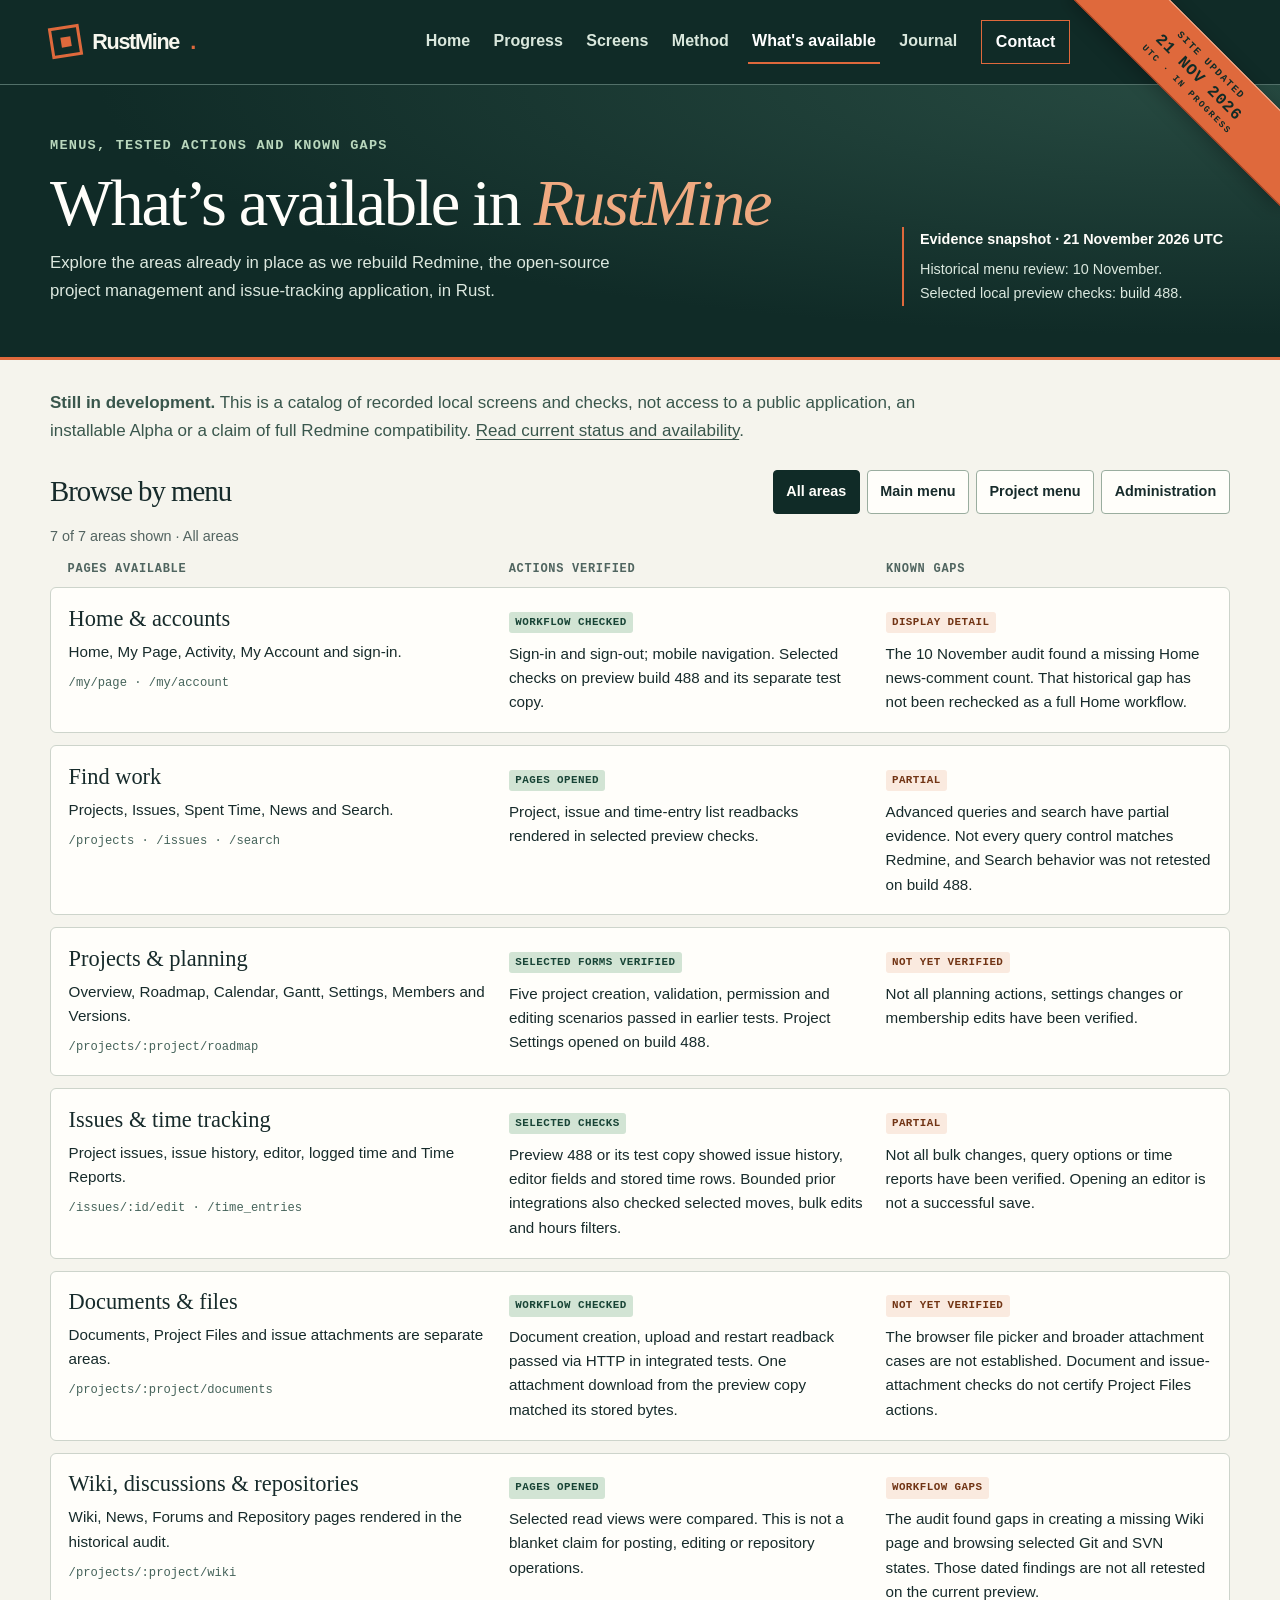
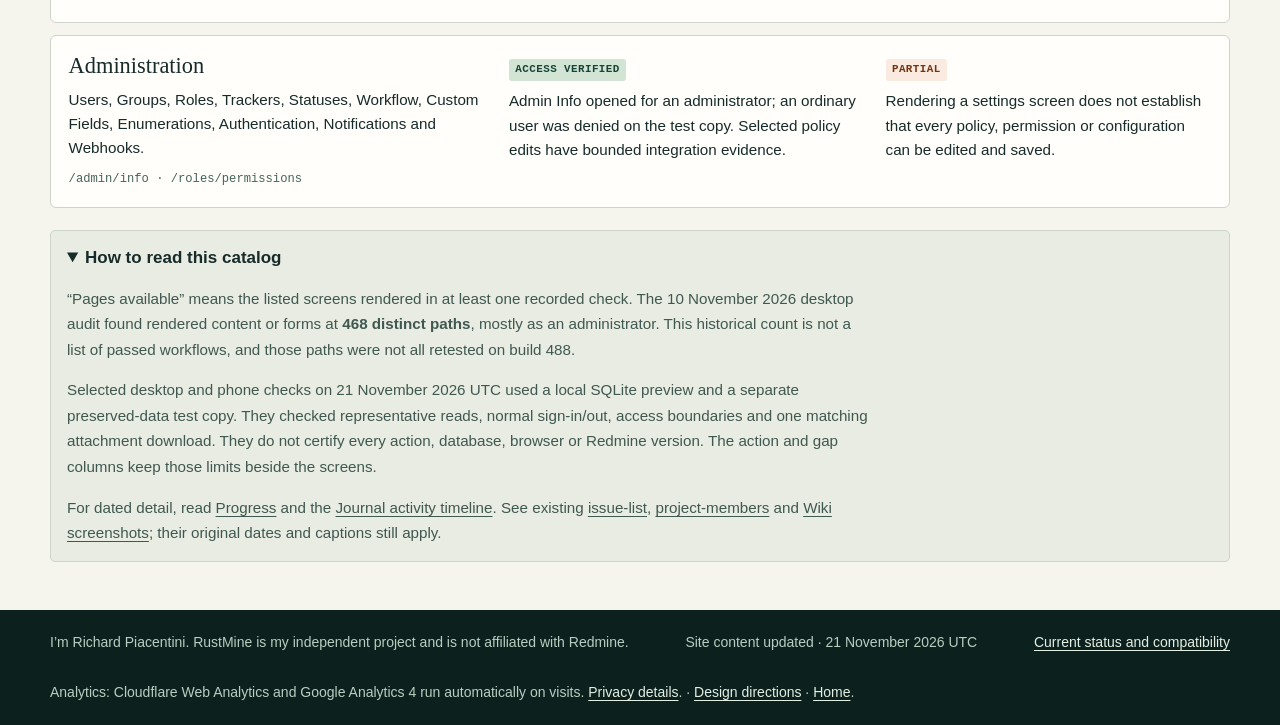
<file: what-works/index.html>
<!doctype html>
<html lang="en">
<head>
  <meta charset="utf-8">
  <meta name="viewport" content="width=device-width, initial-scale=1">
  <meta name="color-scheme" content="light">
  <meta name="theme-color" content="#102b27">
  <link rel="icon" href="/favicon.ico" sizes="any">
  <link rel="icon" href="/favicon.svg" type="image/svg+xml">
  <link rel="icon" href="/favicon-32.png" type="image/png" sizes="32x32">
  <link rel="icon" href="/favicon-16.png" type="image/png" sizes="16x16">
  <link rel="apple-touch-icon" href="/apple-touch-icon.png" sizes="180x180">
  <link rel="manifest" href="/site.webmanifest">
  <meta name="description" content="Explore RustMine’s menus and screens, selected verified actions and known gaps. Dated local evidence, not a public app, installable Alpha or full Redmine compatibility.">
  <link rel="canonical" href="https://rustmine.org/what-works/">
  <meta property="og:type" content="website">
  <meta property="og:site_name" content="RustMine">
  <meta property="og:url" content="https://rustmine.org/what-works/">
  <meta property="og:title" content="What’s available in RustMine | Menus, tested actions and known gaps">
  <meta property="og:description" content="Explore RustMine’s menus and screens, selected verified actions and known gaps. Dated local evidence, not a public app, installable Alpha or full Redmine compatibility.">
  <meta property="og:image" content="https://rustmine.org/social-card-2026-10-20.png">
  <meta property="og:image:secure_url" content="https://rustmine.org/social-card-2026-10-20.png">
  <meta property="og:image:type" content="image/png">
  <meta property="og:image:width" content="1200">
  <meta property="og:image:height" content="630">
  <meta property="og:image:alt" content="RustMine: Keep Redmine’s data. Rebuild its core in Rust.">
  <meta name="twitter:card" content="summary_large_image">
  <meta name="twitter:title" content="What’s available in RustMine | Menus, tested actions and known gaps">
  <meta name="twitter:description" content="Explore RustMine’s menus and screens, selected verified actions and known gaps. Dated local evidence, not a public app, installable Alpha or full Redmine compatibility.">
  <meta name="twitter:image" content="https://rustmine.org/social-card-2026-10-20.png">
  <meta name="twitter:image:alt" content="RustMine: Keep Redmine’s data. Rebuild its core in Rust.">
  <title>What’s available in RustMine | Menus, tested actions and known gaps</title>
  <script type="application/ld+json">
{
  "@context": "https://schema.org",
  "@graph": [
    {
      "@type": "WebSite",
      "@id": "https://rustmine.org/#website",
      "name": "RustMine",
      "url": "https://rustmine.org/",
      "description": "Richard Piacentini’s public engineering journal about an experimental rewrite of Redmine in Rust."
    },
    {
      "@type": "WebPage",
      "@id": "https://rustmine.org/what-works/#webpage",
      "url": "https://rustmine.org/what-works/",
      "name": "What’s available in RustMine | Menus, tested actions and known gaps",
      "description": "Explore RustMine’s menus and screens, selected verified actions and known gaps. Dated local evidence, not a public app, installable Alpha or full Redmine compatibility.",
      "inLanguage": "en",
      "isPartOf": {
        "@id": "https://rustmine.org/#website"
      },
      "author": {
        "@id": "https://rustmine.org/#author"
      },
      "dateModified": "2026-11-21"
    },
    {
      "@type": "Person",
      "@id": "https://rustmine.org/#author",
      "name": "Richard Piacentini",
      "sameAs": [
        "https://www.linkedin.com/in/richardpiacentini/"
      ]
    }
  ]
}
  </script>
    <link rel="stylesheet" href="/site.css">
    <link rel="stylesheet" href="/what-works.css">
</head>
<body>
  <a class="skip" href="#main">Skip to content</a>
<header class="site-header">
    <div class="corner"><div class="ribbon"><span>SITE UPDATED</span><time datetime="2026-11-21">21 NOV 2026</time><small>UTC · IN PROGRESS</small></div></div>
    <div class="wrap header-row">
      <div class="brand-lockup"><a class="brand" href="/" aria-label="RustMine home"><span class="brand-mark" aria-hidden="true"><span></span></span>RustMine<span style="color:var(--accent)">.</span></a></div>
      <nav class="site-nav desktop-nav" id="main-nav" aria-label="Main navigation"><a href="/">Home</a><a href="/progress/">Progress</a><a href="/screens/">Screens</a><a href="/method/">Method</a><a class="nav-works" href="/what-works/" aria-current="page">What's available</a><a href="/journal/">Journal</a><a class="nav-contact" href="/#contact">Contact</a></nav>
      <details class="mobile-menu" id="mobile-menu">
        <summary><span class="menu-glyph" aria-hidden="true"><i></i><i></i><i></i></span>Menu</summary>
        <nav class="site-nav mobile-nav" aria-label="Mobile navigation"><a href="/">Home</a><a href="/progress/">Progress</a><a href="/screens/">Screens</a><a href="/method/">Method</a><a class="nav-works" href="/what-works/" aria-current="page">What's available</a><a href="/journal/">Journal</a><a href="/design/">Design directions</a><a href="/status/">Status</a><a href="/privacy/">Privacy</a><a class="mobile-contact" href="/#contact">Contact</a></nav>
      </details>
    </div>
  </header>
  <main id="main">
    <section class="works-hero" aria-labelledby="works-title"><div class="wrap">
      <div><div class="eyebrow">Menus, tested actions and known gaps</div><h1 id="works-title">What’s available in <em>RustMine</em></h1><p class="works-lead">Explore the areas already in place as we rebuild Redmine, the open-source project management and issue-tracking application, in Rust.</p></div>
      <aside class="works-snapshot"><strong>Evidence snapshot · <time datetime="2026-11-21">21 November 2026 UTC</time></strong><span>Historical menu review: 10 November.</span><span>Selected local preview checks: build 488.</span></aside>
    </div></section>
    <section class="wrap works-main" aria-labelledby="works-browse-title">
      <p class="works-scope"><strong>Still in development.</strong> This is a catalog of recorded local screens and checks, not access to a public application, an installable Alpha or a claim of full Redmine compatibility. <a href="/status/">Read current status and availability</a>.</p>
      <div class="works-toolbar"><h2 id="works-browse-title">Browse by menu</h2><div class="works-filters" hidden role="group" aria-label="Filter by menu"><button type="button" data-works-filter="all" aria-pressed="true">All areas</button><button type="button" data-works-filter="main" aria-pressed="false">Main menu</button><button type="button" data-works-filter="project" aria-pressed="false">Project menu</button><button type="button" data-works-filter="admin" aria-pressed="false">Administration</button></div></div>
      <p class="works-filter-status" role="status" aria-live="polite" aria-atomic="true" hidden></p>
      <div class="works-columns" aria-hidden="true"><span>Pages available</span><span>Actions verified</span><span>Known gaps</span></div>
      <div class="works-catalog">
<article class="works-entry" data-works-area="main" aria-labelledby="works-area-0"><div><span class="works-col-label">Pages available</span><h3 id="works-area-0">Home &amp; accounts</h3><p>Home, My Page, Activity, My Account and sign-in.</p><code class="works-path">/my/page · /my/account</code></div><div><span class="works-col-label">Actions verified</span><span class="works-badge">Workflow checked</span><p>Sign-in and sign-out; mobile navigation. Selected checks on preview build 488 and its separate test copy.</p></div><div><span class="works-col-label">Known gaps</span><span class="works-badge works-gap">Display detail</span><p>The 10 November audit found a missing Home news-comment count. That historical gap has not been rechecked as a full Home workflow.</p></div></article>
<article class="works-entry" data-works-area="main" aria-labelledby="works-area-1"><div><span class="works-col-label">Pages available</span><h3 id="works-area-1">Find work</h3><p>Projects, Issues, Spent Time, News and Search.</p><code class="works-path">/projects · /issues · /search</code></div><div><span class="works-col-label">Actions verified</span><span class="works-badge">Pages opened</span><p>Project, issue and time-entry list readbacks rendered in selected preview checks.</p></div><div><span class="works-col-label">Known gaps</span><span class="works-badge works-gap">Partial</span><p>Advanced queries and search have partial evidence. Not every query control matches Redmine, and Search behavior was not retested on build 488.</p></div></article>
<article class="works-entry" data-works-area="project" aria-labelledby="works-area-2"><div><span class="works-col-label">Pages available</span><h3 id="works-area-2">Projects &amp; planning</h3><p>Overview, Roadmap, Calendar, Gantt, Settings, Members and Versions.</p><code class="works-path">/projects/:project/roadmap</code></div><div><span class="works-col-label">Actions verified</span><span class="works-badge">Selected forms verified</span><p>Five project creation, validation, permission and editing scenarios passed in earlier tests. Project Settings opened on build 488.</p></div><div><span class="works-col-label">Known gaps</span><span class="works-badge works-gap">Not yet verified</span><p>Not all planning actions, settings changes or membership edits have been verified.</p></div></article>
<article class="works-entry" data-works-area="project" aria-labelledby="works-area-3"><div><span class="works-col-label">Pages available</span><h3 id="works-area-3">Issues &amp; time tracking</h3><p>Project issues, issue history, editor, logged time and Time Reports.</p><code class="works-path">/issues/:id/edit · /time_entries</code></div><div><span class="works-col-label">Actions verified</span><span class="works-badge">Selected checks</span><p>Preview 488 or its test copy showed issue history, editor fields and stored time rows. Bounded prior integrations also checked selected moves, bulk edits and hours filters.</p></div><div><span class="works-col-label">Known gaps</span><span class="works-badge works-gap">Partial</span><p>Not all bulk changes, query options or time reports have been verified. Opening an editor is not a successful save.</p></div></article>
<article class="works-entry" data-works-area="project" aria-labelledby="works-area-4"><div><span class="works-col-label">Pages available</span><h3 id="works-area-4">Documents &amp; files</h3><p>Documents, Project Files and issue attachments are separate areas.</p><code class="works-path">/projects/:project/documents</code></div><div><span class="works-col-label">Actions verified</span><span class="works-badge">Workflow checked</span><p>Document creation, upload and restart readback passed via HTTP in integrated tests. One attachment download from the preview copy matched its stored bytes.</p></div><div><span class="works-col-label">Known gaps</span><span class="works-badge works-gap">Not yet verified</span><p>The browser file picker and broader attachment cases are not established. Document and issue-attachment checks do not certify Project Files actions.</p></div></article>
<article class="works-entry" data-works-area="project" aria-labelledby="works-area-5"><div><span class="works-col-label">Pages available</span><h3 id="works-area-5">Wiki, discussions &amp; repositories</h3><p>Wiki, News, Forums and Repository pages rendered in the historical audit.</p><code class="works-path">/projects/:project/wiki</code></div><div><span class="works-col-label">Actions verified</span><span class="works-badge">Pages opened</span><p>Selected read views were compared. This is not a blanket claim for posting, editing or repository operations.</p></div><div><span class="works-col-label">Known gaps</span><span class="works-badge works-gap">Workflow gaps</span><p>The audit found gaps in creating a missing Wiki page and browsing selected Git and SVN states. Those dated findings are not all retested on the current preview.</p></div></article>
<article class="works-entry" data-works-area="admin" aria-labelledby="works-area-6"><div><span class="works-col-label">Pages available</span><h3 id="works-area-6">Administration</h3><p>Users, Groups, Roles, Trackers, Statuses, Workflow, Custom Fields, Enumerations, Authentication, Notifications and Webhooks.</p><code class="works-path">/admin/info · /roles/permissions</code></div><div><span class="works-col-label">Actions verified</span><span class="works-badge">Access verified</span><p>Admin Info opened for an administrator; an ordinary user was denied on the test copy. Selected policy edits have bounded integration evidence.</p></div><div><span class="works-col-label">Known gaps</span><span class="works-badge works-gap">Partial</span><p>Rendering a settings screen does not establish that every policy, permission or configuration can be edited and saved.</p></div></article>
      </div>
      <details class="works-notes" open><summary>How to read this catalog</summary><p>“Pages available” means the listed screens rendered in at least one recorded check. The <time datetime="2026-11-10">10 November 2026</time> desktop audit found rendered content or forms at <strong>468 distinct paths</strong>, mostly as an administrator. This historical count is not a list of passed workflows, and those paths were not all retested on build 488.</p><p>Selected desktop and phone checks on <time datetime="2026-11-21">21 November 2026 UTC</time> used a local SQLite preview and a separate preserved-data test copy. They checked representative reads, normal sign-in/out, access boundaries and one matching attachment download. They do not certify every action, database, browser or Redmine version. The action and gap columns keep those limits beside the screens.</p><p>For dated detail, read <a href="/progress/#build">Progress</a> and the <a href="/journal/#activity">Journal activity timeline</a>. See existing <a href="/screens/#capture-issue-list">issue-list</a>, <a href="/screens/#capture-project-members-and-roles">project-members</a> and <a href="/screens/#capture-wiki-index">Wiki screenshots</a>; their original dates and captions still apply.</p></details>
    </section>
  </main>
<footer><div class="wrap"><span>I’m Richard Piacentini. RustMine is my independent project and is not affiliated with Redmine.</span><span>Site content updated · <time datetime="2026-11-21">21 November 2026 UTC</time></span><p><a href="/status/">Current status and compatibility</a></p><p class="footer-analytics">Analytics: Cloudflare Web Analytics and Google Analytics 4 run automatically on visits. <a href="/privacy/">Privacy details</a>. · <a href="/design/">Design directions</a> · <a href="/">Home</a>.</p></div></footer>
  <script src="/analytics.js" defer></script>
  <script src="/site.js" defer></script>
  <script src="/what-works.js" defer></script>
</body>
</html>
</file>
<file: site.css>
:root {
      --ink: #172b2b;
      --muted: #536461;
      --line: #cdd4cb;
      --paper: #f5f4ed;
      --white: #fffefa;
      --forest: #183f38;
      --forest-deep: #102b27;
      --accent: #df693c;
      --accent-light: #f9e8dd;
      --mint: #b9d7bd;
      --mono: ui-monospace, SFMono-Regular, Menlo, Consolas, monospace;
      --serif: Iowan Old Style, Baskerville, Georgia, serif;
      --sans: -apple-system, BlinkMacSystemFont, "Segoe UI", Arial, sans-serif;
    }
    * { box-sizing: border-box; }
    html { scroll-behavior: smooth; }
    body { margin: 0; background: var(--paper); color: var(--ink); font: 17px/1.68 var(--sans); }
    a { color: inherit; text-underline-offset: .2em; }
    a:focus-visible, button:focus-visible { outline: 3px solid var(--accent); outline-offset: 4px; }
    .skip { position: absolute; left: 1rem; top: -4rem; z-index: 20; padding: .6rem 1rem; background: var(--white); }
    .skip:focus { top: .6rem; }
    .wrap { width: min(1180px, calc(100% - 3rem)); margin-inline: auto; }
    .eyebrow, .micro, .metric-label, .tag, .filter, .source, .mini-title { font-family: var(--mono); text-transform: uppercase; letter-spacing: .09em; }
    .eyebrow { font-size: .85rem; font-weight: 700; line-height: 1.45; }
    .micro { font-size: .875rem; }
    .site-header { position: sticky; top: 0; z-index: 40; background: var(--forest-deep); color: #f7f7ee; border-bottom: 1px solid #527069; }
    .header-row { min-height: 84px; display: flex; align-items: center; justify-content: space-between; gap: 24px; width: auto; margin-left: max(24px, calc((100% - 1180px) / 2)); margin-right: 210px; }
    /* Fixed UTC content-release date; never derive the ribbon date from a visitor clock. */
    .corner { position: absolute; right: 0; top: 0; width: 220px; height: 220px; overflow: hidden; pointer-events: none; z-index: 50; }
    .ribbon { position: absolute; top: 43px; right: -69px; width: 300px; padding: 10px 0 9px; transform: rotate(45deg); background: #df693c; color: #102b27; text-align: center; box-shadow: 0 4px 18px #0004; border-top: 1px solid #f5b699; border-bottom: 1px solid #a13f20; font-family: var(--mono); line-height: 1.35; }
    .ribbon span { display: block; font-size: 10px; font-weight: 800; letter-spacing: .16em; }
    .ribbon time { display: block; font-size: 16px; font-weight: 900; letter-spacing: .05em; }
    .ribbon small { display: block; font-size: 9px; font-weight: 700; letter-spacing: .2em; }
    .brand-lockup { display: flex; flex: 0 0 auto; align-items: center; gap: .7rem; }
    .brand { display: inline-flex; align-items: center; gap: .7rem; text-decoration: none; font-weight: 800; font-size: 1.35rem; letter-spacing: -.06em; flex: none; }
    .brand-mark { width: 31px; height: 31px; display: inline-grid; place-items: center; border: 3px solid var(--accent); transform: rotate(-9deg); }
    .brand-mark span { display: block; width: 10px; height: 10px; background: var(--accent); }
    .site-nav { display: flex; flex-wrap: nowrap; align-items: center; justify-content: flex-end; gap: clamp(.4rem, 1.2vw, 1.1rem); }
    .site-nav a { display: inline-flex; min-height: 44px; align-items: center; justify-content: center; padding: .35rem .25rem; border-bottom: 2px solid transparent; color: #d9e7dc; text-decoration: none; font: 650 1rem/1.2 var(--sans); white-space: nowrap; }
    .site-nav a:hover, .site-nav a[aria-current="page"] { color: #fff; }
    .site-nav a[aria-current="page"] { border-bottom-color: var(--accent); }
    .site-nav a:focus-visible { outline: 3px solid var(--accent); outline-offset: 2px; }
    .desktop-nav .nav-contact { margin-left: .3rem; padding: .5rem .85rem; border: 1px solid var(--accent); color: #fff; }
    .desktop-nav .nav-contact:hover { background: var(--accent); color: var(--forest-deep); }
    .mobile-menu { display: none; }
    .mobile-menu > summary { display: flex; align-items: center; gap: .65rem; min-height: 48px; padding: .5rem .8rem; border: 1px solid #6a887c; background: transparent; color: #f7f7ed; font: 700 1rem/1 var(--sans); cursor: pointer; list-style: none; }
    .mobile-menu > summary::-webkit-details-marker { display: none; }
    .mobile-menu > summary:focus-visible { outline: 3px solid var(--accent); outline-offset: 3px; }
    .menu-glyph { display: grid; gap: 4px; width: 18px; }
    .menu-glyph i { display: block; height: 2px; background: var(--accent); }
    .hero { color: #f7f7ee; background: radial-gradient(circle at 82% 15%, #31554a 0, transparent 37%), var(--forest-deep); overflow: hidden; }
    .hero-grid { position: relative; padding-block: clamp(2.5rem, 4vw, 4rem) 3.2rem; display: grid; grid-template-columns: minmax(0, 1.35fr) minmax(0, .72fr); grid-template-areas: "eyebrow ." "main note"; column-gap: clamp(2rem, 6vw, 5rem); row-gap: 1.2rem; align-items: start; }
    .hero-grid::after { content: ""; position: absolute; inset: 0 auto 0 58%; width: 1px; background: #426259; opacity: .55; pointer-events: none; }
    .hero-grid > .eyebrow { grid-area: eyebrow; margin: 0; }
    .hero-main { grid-area: main; min-width: 0; }
    .hero-main h1 { margin-top: 0; }
    .hero .eyebrow { color: var(--mint); display: flex; align-items: center; gap: .7rem; }
    .hero .eyebrow::before { content: ""; width: 26px; height: 2px; background: var(--accent); }
    h1, h2, h3, p { margin-top: 0; }
    h1, h2 { font-family: var(--serif); font-weight: 500; letter-spacing: -.035em; }
    h1 { max-width: 850px; font-size: clamp(3.35rem, 7.2vw, 7.2rem); line-height: 1.04; margin: 1.2rem 0 .35rem; }
    h1 em { font-weight: 500; color: #efad84; }
    .hero-byline { display: flex; align-items: center; flex-wrap: nowrap; gap: .75rem; max-width: 100%; color: var(--mint); font: 700 1rem/1.5 var(--mono); letter-spacing: .025em; margin: 0 0 1.45rem; }
    .hero-byline img { display: block; width: 46px; height: 46px; flex: 0 0 46px; border: 2px solid var(--mint); border-radius: 50%; object-fit: cover; object-position: 50% 35%; }
    .hero-byline span { flex: 1 1 auto; min-width: 0; overflow-wrap: break-word; }
    .hero-origin { scroll-margin-top: 108px; margin-bottom: clamp(2.5rem, 5vw, 4rem); padding: clamp(1.75rem, 4vw, 3.5rem); background: #f7f7ee; color: var(--ink); border-top: 5px solid var(--accent); }
    .hero-origin .eyebrow { color: #316b53; }
    .hero-origin-heading { max-width: 850px; margin-bottom: clamp(1.6rem, 3vw, 2.4rem); }
    .hero-origin h2 { font: 500 clamp(2rem, 3.5vw, 3.35rem)/1.14 var(--serif); letter-spacing: -.035em; margin: .65rem 0 0; }
    .hero-origin-grid { display: grid; grid-template-columns: repeat(2, minmax(0, 1fr)); gap: clamp(2rem, 5vw, 5rem); }
    .hero-origin-block { min-width: 0; }
    .hero-origin h3 { color: var(--forest-deep); font: 700 .9rem/1.45 var(--mono); letter-spacing: .06em; text-transform: uppercase; margin: 1.5rem 0 .7rem; }
    .hero-origin h3:first-child { margin-top: 0; }
    .hero-origin p { max-width: 65ch; font-size: 1.06rem; line-height: 1.7; margin-bottom: 1rem; }
    .hero-origin p:last-child { margin-bottom: 0; }
    .hero-origin strong { color: var(--forest-deep); }
    .hero-origin-coda { padding-top: 1rem; border-top: 1px solid var(--line); }
    .hero-tagline { max-width: 850px; font: 500 clamp(2.25rem, 4.2vw, 4.3rem)/1.12 var(--serif); letter-spacing: -.035em; margin: 0 0 1.55rem; }
    .hero-tagline em { font-weight: 500; color: #efad84; }
    .hero-copy { max-width: 65ch; color: #d1e0d8; font-size: clamp(1.06rem, 1.5vw, 1.23rem); line-height: 1.65; }
    .hero-actions { display: flex; flex-wrap: wrap; gap: .9rem; align-items: center; margin-top: 2rem; }
    .hero-primary { display: inline-flex; align-items: center; justify-content: center; gap: .65rem; min-height: 56px; padding: .875rem 1rem; border: 1px solid var(--accent); background: var(--accent); color: #0c211e; text-decoration: none; font-size: 1rem; font-weight: 800; line-height: 1.35; }
    .hero-primary:hover { background: #ef8a5c; border-color: #ef8a5c; }
    .hero-primary:focus-visible { outline: 3px solid var(--accent); outline-offset: 3px; }
    .hero-secondary { display: inline-flex; align-items: center; justify-content: center; min-height: 56px; padding: .875rem 1rem; border: 1px solid var(--mint); color: #f7f7ee; text-decoration: none; font-size: 1rem; font-weight: 700; line-height: 1.35; }
    .hero-secondary:hover { background: #22433b; }
    .hero-secondary:focus-visible { outline: 3px solid var(--accent); outline-offset: 3px; }
    .hero-demo { margin: .9rem 0 0; line-height: 1.5; }
    .hero-contact-note { max-width: 56ch; margin: 1.1rem 0 0; color: #d1e0d8; font-size: 1rem; line-height: 1.55; }
    .button { display: inline-flex; justify-content: center; align-items: center; gap: .6rem; padding: .83rem 1.2rem; border: 1px solid var(--accent); background: var(--accent); color: #1c2622; text-decoration: none; font-size: 1rem; font-weight: 800; }
    .button:hover { background: #ef8a5c; border-color: #ef8a5c; }
    .text-link { color: #e9e8d6; font-weight: 700; font-size: 1rem; }
    .hero-note { grid-area: note; align-self: start; position: relative; z-index: 1; padding: 1.5rem; background: #22433b; border: 1px solid #6a887c; box-shadow: 13px 13px 0 #0c221e; transform: rotate(1deg); }
    .hero-note .mini-title { color: #abd3b7; font-size: .875rem; border-bottom: 1px solid #6a887c; padding-bottom: .8rem; margin-bottom: 1.4rem; }
    .hero-note strong { display: block; font: 500 clamp(1.55rem, 2.4vw, 2.2rem)/1.14 var(--serif); letter-spacing: -.04em; margin-bottom: 1rem; }
    .hero-note p { color: #d8e4dc; font-size: 1rem; }
    .hero-note .note-foot { margin-top: 1.7rem; padding-top: .8rem; border-top: 1px solid #6a887c; color: #bcd1c3; }
    .hero-tail { border-top: 1px solid #426259; padding-block: 1.2rem; color: #bed1c5; font-size: .875rem; display: flex; flex-wrap: wrap; gap: .75rem 2.4rem; }
    .hero-tail span::before { content: "/"; color: var(--accent); margin-right: .75rem; }
    .evidence-band { border-top: 2px solid var(--accent); background: #183f38; color: #f7f7ed; }
    .evidence-single { display: grid; grid-template-columns: auto minmax(0, 1fr); gap: 1.5rem; align-items: center; padding: 1.7rem 1.8rem; }
    .evidence-value { color: #f7f7ed; font: 500 clamp(2.5rem, 4.8vw, 4rem)/1 var(--serif); font-variant-numeric: tabular-nums; letter-spacing: -.045em; }
    .evidence-label { display: block; color: #f7f7ed; font: 700 1rem/1.35 var(--sans); }
    .evidence-dates { display: grid; grid-template-columns: repeat(2, minmax(0, 1fr)); gap: .85rem 1.4rem; margin: 1rem 0 .7rem; }
    .evidence-dates > div { min-width: 0; border-left: 3px solid var(--accent); padding: .15rem 0 .15rem .8rem; }
    .evidence-dates dt { color: #d4e3d8; font: 700 .9rem/1.4 var(--sans); }
    .evidence-dates dd { margin: .25rem 0 0; color: #fff; font: 600 1.08rem/1.5 var(--sans); }
    .evidence-definition { margin: .75rem 0 0; color: #e5eee5; font-size: 1rem; line-height: 1.6; }
    .build-journal-link { margin: 1.5rem 0 0; }
    .build-journal-link a { display: inline-flex; min-height: 44px; align-items: center; color: #f7f7ed; font-weight: 700; text-underline-offset: .3em; }
    .build-journal-link span { color: #efad84; margin-left: .45rem; }
    @media (max-width: 620px) {
      .evidence-single { grid-template-columns: minmax(0, 1fr); gap: .95rem; padding: 1.75rem 0 2rem; }
      .evidence-value { font-size: 4rem; }
      .evidence-label { font-size: 1.22rem; line-height: 1.35; }
      .evidence-dates { grid-template-columns: minmax(0, 1fr); gap: .9rem; margin-block: 1.25rem 1rem; }
      .evidence-dates > div { padding-left: 1rem; }
      .evidence-dates dd { font-size: 1.1rem; }
    }
    .build-timeline { background: var(--forest); color: #f7f7ed; padding-block: clamp(3.8rem, 6vw, 6rem); }
    .build-head { display: grid; grid-template-columns: minmax(0, 1.3fr) minmax(270px, .7fr); gap: clamp(2rem, 6vw, 5rem); align-items: end; }
    .build-head .eyebrow { color: var(--mint); }
    .build-head h2 { max-width: 720px; font-size: clamp(2.8rem, 5vw, 4.8rem); line-height: 1.02; margin: .65rem 0 1rem; }
    .build-head > div > p { max-width: 660px; color: #d4e3d8; font-size: 1.04rem; margin-bottom: 0; }
    .build-intent { padding: 1.25rem 1.4rem; border: 1px solid #739789; border-left: 4px solid var(--accent); background: #274f43; }
    .build-intent p { font: 500 clamp(1.25rem, 2vw, 1.6rem)/1.3 var(--serif); letter-spacing: -.025em; margin: 0 0 .6rem; }
    .build-intent small { color: #c9ddd0; font-size: .9rem; }
    .build-progress { margin: 2.3rem 0 1.2rem; padding: 1.2rem 1.8rem; border-left: 4px solid var(--mint); background: var(--paper); color: var(--ink); }
    .build-progress .eyebrow { color: #315f4a; }
    .build-progress p { max-width: 90ch; margin: .35rem 0 0; color: var(--muted); }
    .build-progress a { color: var(--forest); font-weight: 700; }
    .build-latest { display: flex; justify-content: space-between; align-items: center; gap: 1.5rem; margin: 2.3rem 0 1.2rem; padding: 1.5rem 1.8rem; border-top: 4px solid var(--accent); background: var(--paper); color: var(--ink); }
    .build-progress + .build-latest { margin-top: 0; }
    .build-latest + .build-progress { margin-top: 0; }
    .build-latest .eyebrow { color: #9a4c2f; }
    .build-latest h3 { max-width: 800px; font: 500 clamp(1.5rem, 2.5vw, 2.4rem)/1.14 var(--serif); letter-spacing: -.035em; margin: .4rem 0 .5rem; }
    .build-latest p { color: var(--muted); font-size: 1rem; margin: 0; }
    .build-latest-total { flex: none; min-width: 132px; text-align: right; }
    .build-latest-total strong { display: block; color: #a34b2e; font: 500 clamp(3.2rem, 6vw, 5.4rem)/1 var(--serif); letter-spacing: -.06em; }
    .build-latest-total span { display: block; color: var(--muted); font: 700 .875rem/1.35 var(--mono); text-transform: uppercase; }
    .build-recent { margin: 0 0 2rem; padding: 1.4rem 1.6rem; border: 1px solid #77988a; border-left: 4px solid var(--accent); background: #16483c; color: var(--paper); scroll-margin-top: 108px; }
    .build-recent h3 { margin: .35rem 0 .6rem; font: 500 2rem/1.15 var(--serif); }
    .build-recent > p { margin: .6rem 0 1rem; max-width: 960px; }
    .build-recent .activity-chart { margin: 1.1rem 0 1.4rem; }
    .build-recent ol { list-style: none; padding: 0; margin: .5rem 0 1rem; }
    .build-recent li { display: grid; grid-template-columns: 115px minmax(0, 1fr); gap: 1.1rem; padding: .9rem 0; border-top: 1px solid #77988a; scroll-margin-top: 108px; }
    .build-recent li time { font: 700 .9rem/1.6 var(--mono); }
    .build-recent li h4 { margin: 0 0 .3rem; font: 700 1.1rem/1.4 var(--sans); }
    .build-recent li p { margin: .2rem 0; font-size: 1rem; line-height: 1.6; }
    .build-recent .activity-count { font: 700 .85rem/1.5 var(--mono); color: #d5e5d9; }
    .activity-summary-week > summary { padding: .7rem 0; cursor: pointer; font-weight: 700; }
    .build-recent > p a, .activity-summary-week a { color: var(--paper); text-underline-offset: .2em; }
    .build-recent-link a, .activity-link a { font-weight: 700; }
    .activity-gap-notes { margin: 1rem 0; padding: 1rem; background: #e4eee3; color: var(--ink); border: 1px solid #8fa197; }
    .activity-gap-notes > p { margin: 0 0 .7rem; font-size: 1rem; line-height: 1.6; }
    .activity-gap-notes ol { display: grid; grid-template-columns: repeat(2, minmax(0, 1fr)); gap: .4rem 1.2rem; }
    .activity-gap-notes li { display: block; padding: .7rem 0; }
    .activity-gap-notes h5 { margin: .3rem 0; font: 700 1.05rem/1.4 var(--sans); }
    .activity-gap-notes a { color: var(--ink); font-weight: 700; text-underline-offset: .2em; }
    @media (max-width: 620px) { .activity-gap-notes ol { grid-template-columns: minmax(0, 1fr); } }
    @media (max-width: 620px) { .build-recent { padding: 1rem; } .build-recent li { grid-template-columns: minmax(0, 1fr); gap: .35rem; } .build-recent li time br { display: none; } .build-recent .activity-chart { margin-left: -.5rem; margin-right: -.5rem; padding: 1rem; } }
    .build-chart { margin: 0; padding: 1.45rem 1.8rem 1.25rem; background: var(--paper); color: var(--ink); }
    .build-chart figcaption { display: flex; align-items: baseline; justify-content: space-between; flex-wrap: wrap; gap: .4rem 1rem; }
    .build-chart figcaption strong { font: 500 1.5rem var(--serif); letter-spacing: -.025em; }
    .build-chart figcaption span { color: var(--muted); font: 700 .9rem/1.45 var(--mono); }
    .build-chart-pagination { display: grid; grid-template-columns: auto minmax(0, 1fr) auto; align-items: center; gap: .75rem; margin-top: 1.25rem; }
    .build-chart-pagination[hidden], .build-chart-page[hidden] { display: none; }
    .build-chart-pagination p { margin: 0; text-align: center; font: 700 .9rem/1.5 var(--mono); }
    .build-chart-pagination button { padding: .65rem .9rem; min-height: 44px; border: 1px solid var(--forest-deep); border-radius: 3px; background: var(--forest-deep); color: var(--paper); font: 700 1rem var(--sans); cursor: pointer; }
    .build-chart-pagination button:disabled { background: transparent; color: var(--muted); border-color: #8fa197; cursor: default; }
    .build-chart-pagination button:focus-visible { outline: 3px solid var(--accent); outline-offset: 3px; }
    .build-chart-week { margin: 1.1rem 0 0; font: 700 1rem/1.5 var(--mono); }
    .build-chart-scroll { overflow-x: auto; padding: .7rem 0 .35rem; }
    .build-chart-days { min-width: 0; display: grid; grid-template-columns: repeat(var(--days, 9), minmax(0, 1fr)); gap: .35rem; align-items: end; border-bottom: 1px solid #8fa197; }
    .build-chart-day { display: flex; flex-direction: column; align-items: center; color: var(--ink); text-decoration: none; text-align: center; }
    .build-chart-day:hover .build-bar, .build-chart-day:focus-visible .build-bar { background: #ab4625; }
    .build-chart-day .build-value { font: 700 .95rem var(--mono); margin-bottom: .35rem; }
    .build-bar-track { width: min(100%, 58px); height: 150px; display: flex; align-items: end; }
    .build-bar { display: block; width: 100%; height: var(--height); min-height: 3px; background: var(--accent); }
    .build-chart-day[data-zero="true"] .build-bar { height: 0; min-height: 0; border-top: 2px dashed #84958b; background: transparent; }
    .build-chart-day time { display: block; width: 100%; padding: .55rem 0 .35rem; font: 700 .8rem/1.3 var(--mono); }
    .build-chart-day .date-full { display: none; }
    .build-chart-note { margin: .8rem 0 0; color: var(--muted); font-size: 1rem; line-height: 1.6; }
    .build-chart-note code { overflow-wrap: anywhere; }
    .build-method { margin-top: 1rem; color: #d5e5d9; font-size: 1.0625rem; }
    .build-method summary { width: fit-content; cursor: pointer; font-weight: 700; text-decoration: underline; text-underline-offset: .2em; }
    .build-method p { max-width: 870px; margin: .75rem 0 0; }
    .build-days { border-top: 1px solid #77988a; }
    .build-days-heading { font: 500 2rem var(--serif); margin: 2.5rem 0 .9rem; letter-spacing: -.035em; }
    .build-day { border-bottom: 1px solid #77988a; scroll-margin-top: 108px; }
    .build-day summary { display: grid; grid-template-columns: 110px minmax(0, 1fr) 105px 1rem; gap: 1rem; align-items: baseline; padding: 1.05rem .15rem; cursor: pointer; list-style: none; }
    .build-day summary::-webkit-details-marker { display: none; }
    .build-day summary:hover { background: #244a40; }
    .build-day time, .build-day-count { font: 700 .95rem/1.5 var(--mono); color: #d5e5d9; }
    .build-day summary strong { font: 500 1.2rem/1.25 var(--serif); }
    .build-day-arrow { color: #efad84; font-size: 1.3rem; line-height: 1; }
    .build-day[open] .build-day-arrow { transform: rotate(180deg); }
    .build-day-body { max-width: 820px; padding: .1rem 0 1.3rem 126px; color: #d5e5d9; font-size: 1rem; }
    .build-day-body p { max-width: 65ch; margin: 0; }
    .build-day-body p + p { margin-top: .85rem; }
    main section { scroll-margin-top: 108px; }
    .section { padding-block: clamp(4rem, 7vw, 7rem); }
    .section.team, .section.directions { padding-bottom: clamp(2.25rem, 3vw, 3.5rem); }
    .section.process, .section.journal { padding-top: clamp(2.25rem, 3vw, 3.5rem); }
    .section-heading { display: flex; justify-content: space-between; align-items: end; gap: 2rem; margin-bottom: 2.8rem; }
    .section-heading h2 { font-size: clamp(2.6rem, 5vw, 4.55rem); line-height: 1.06; max-width: 780px; margin-bottom: 0; }
    .section-heading p { max-width: 38ch; color: var(--muted); font-size: 1rem; margin-bottom: .15rem; }
    .section-heading .eyebrow { color: var(--accent); margin-bottom: .8rem; }
    .screens { background: #e5e9df; }
    .screens-clarity { max-width: 940px; padding: 1.2rem 1.45rem; margin: -1rem 0 2rem; background: var(--white); border-left: 4px solid var(--accent); font: 500 clamp(1.1rem, 1.8vw, 1.4rem)/1.45 var(--serif); letter-spacing: -.015em; }
    .screens-grid { display: grid; grid-template-columns: repeat(2, minmax(0, 1fr)); gap: 1.2rem; }
    .screen-card { margin: 0; min-width: 0; background: var(--white); border: 1px solid #aebbb0; }
    .screen-card:first-child { grid-column: 1 / -1; }
    .screen-card-wide { grid-column: 1 / -1; }
    .screen-open { display: block; position: relative; width: 100%; padding: 0; border: 0; border-bottom: 1px solid #aebbb0; background: #f0f2ef; color: var(--ink); cursor: zoom-in; text-align: left; }
    .screen-open img { display: block; width: 100%; height: auto; }
    .screen-open span { position: absolute; right: .8rem; bottom: .8rem; padding: .3rem .6rem; background: var(--forest-deep); color: #fff; font: 700 .875rem var(--sans); }
    .screen-open:hover span, .screen-open:focus-visible span { background: #9a4c2f; }
    .screen-dismiss { display: none; }
    .screen-card:target { position: fixed; z-index: 110; inset: 0; overflow: auto; -webkit-overflow-scrolling: touch; overscroll-behavior: contain; margin: 0; padding: 3.5rem 1rem 1rem; border: 0; background: rgba(7, 24, 21, .96); }
    .screen-card:target .screen-open { width: max-content; max-width: none; margin: 0 auto; border: 0; background: transparent; cursor: default; }
    .screen-card:target .screen-open img { width: auto; max-width: none; height: auto; }
    .screen-card:target .screen-open span { display: none; }
    .screen-card:target .screen-dismiss { display: inline-flex; position: fixed; z-index: 111; top: max(1rem, env(safe-area-inset-top)); right: max(1rem, env(safe-area-inset-right)); align-items: center; min-height: 44px; padding: .55rem .9rem; background: var(--paper); color: var(--ink); border: 1px solid var(--ink); font: 700 .9rem var(--sans); text-decoration: none; }
    .screen-card:target figcaption { box-sizing: border-box; width: min(1280px, 100%); margin: 0 auto 1rem; background: var(--paper); }
    .screen-card figcaption { padding: 1.15rem 1.3rem 1.3rem; }
    .screen-card figcaption .screen-category { display: block; margin: 0 0 .45rem; color: #9a4c2f; font: 700 .85rem/1.45 var(--mono); letter-spacing: .05em; text-transform: uppercase; }
    .screen-card figcaption strong { display: block; font: 500 1.45rem/1.25 var(--serif); letter-spacing: -.025em; }
    .screen-card figcaption .screen-caption { display: block; max-width: 60ch; margin-top: .4rem; color: var(--muted); font-size: 1rem; }
    .screens-note { margin: 1.3rem 0 0; color: var(--muted); font-size: 1rem; }
    body.viewer-open { overflow: hidden; }
    .screen-viewer[hidden] { display: none; }
    .screen-viewer { position: fixed; z-index: 100; inset: 0; display: grid; place-items: center; padding: 1rem; background: rgba(7, 24, 21, .92); }
    .viewer-panel { display: grid; grid-template-rows: auto minmax(0, 1fr) auto; width: min(100%, 1400px); height: min(100%, 980px); min-height: 0; background: var(--paper); color: var(--ink); box-shadow: 0 18px 55px #071512; }
    .viewer-toolbar { display: flex; align-items: center; justify-content: space-between; flex-wrap: wrap; gap: .5rem 1rem; padding: .75rem 1rem; border-bottom: 1px solid var(--line); }
    .viewer-toolbar h2 { font: 500 1.3rem/1.15 var(--serif); margin: 0; }
    .viewer-controls { display: flex; align-items: center; gap: .35rem; }
    .viewer-controls button { min-width: 2.5rem; padding: .35rem .55rem; border: 1px solid #81928a; background: var(--white); color: var(--ink); font: 700 .9rem var(--sans); cursor: pointer; }
    .viewer-controls button:hover, .viewer-controls button:focus-visible { background: #dfe9d9; }
    .viewer-controls button:disabled { opacity: .45; cursor: default; }
    .viewer-controls output { min-width: 3rem; text-align: center; font: 700 .8rem var(--mono); }
    .viewer-controls .viewer-close { margin-left: .5rem; background: var(--forest-deep); color: #fff; border-color: var(--forest-deep); }
    .viewer-controls .viewer-close:hover, .viewer-controls .viewer-close:focus-visible { background: #9a4c2f; color: #fff; }
    .viewer-scroll { min-height: 0; overflow: auto; padding: 1rem; text-align: center; overscroll-behavior: contain; }
    .viewer-scroll img { display: block; width: auto; max-width: 100%; height: auto; margin: 0 auto; }
    .viewer-caption { margin: 0; padding: .65rem 1rem; border-top: 1px solid var(--line); font-size: 1rem; color: var(--muted); }
    .db-panel { display: grid; grid-template-columns: 1fr 1.1fr; border: 1px solid var(--ink); background: var(--white); }
    .db-panel-lead { padding: clamp(2rem, 5vw, 4rem); background: #dfe9d9; border-right: 1px solid var(--ink); }
    .db-panel-lead h2 { font: 500 clamp(2.2rem, 4vw, 3.75rem)/1.05 var(--serif); letter-spacing: -.035em; margin: .9rem 0 1.5rem; }
    .db-panel-lead h2 span { color: #36725b; }
    .db-panel-lead p { max-width: 530px; }
    .db-panel-side { padding: clamp(2rem, 5vw, 4rem); }
    .rule-list { list-style: none; padding: 0; margin: 1.2rem 0 0; }
    .rule-list li { border-top: 1px solid var(--line); padding: 1rem 0; display: grid; grid-template-columns: 8rem 1fr; gap: .9rem; font-size: 1rem; }
    .rule-list strong { font-size: 1rem; }
    .rule-list span { color: var(--muted); }
    .theme-status-list li { display: flex; flex-direction: column; align-items: flex-start; gap: .75rem; }
    .theme-status-list .theme-status-shot { width: min(100%, 720px); }
    .theme-status-list .theme-status-shot figcaption strong { font-size: 1.1rem; }
    .theme-status-list .screen-open span { color: #fff; }
    .theme-status-list .theme-status-detail { display: block; max-width: 75ch; }
    .theme-status-list .theme-capture-gap { margin: 0; color: var(--muted); }
    .team { background: #e5e9df; }
    .team-owner { display: grid; grid-template-columns: 185px 1fr; gap: 2rem; padding: 1.7rem 2rem; background: var(--forest-deep); color: #f5f4e9; border: 1px solid var(--forest-deep); }
    .team-owner h3 { font: 500 2.1rem/1.1 var(--serif); letter-spacing: -.04em; margin: .15rem 0 .5rem; }
    .team-owner p { color: #d4e3d8; font-size: 1rem; margin: 0; }
    .team-owner .eyebrow { color: #b9d7bd; padding-top: .35rem; }
    .team-lanes { border-inline: 1px solid #aebbb0; }
    .team-lane { display: grid; grid-template-columns: 185px minmax(0, 1fr); gap: 2rem; padding: 1.65rem 2rem; border-bottom: 1px solid #aebbb0; background: #f8f8f2; }
    .team-lane:nth-child(even) { background: #eef1e9; }
    .team-lane h3 { font: 500 1.65rem/1.13 var(--serif); letter-spacing: -.035em; margin: .25rem 0 .4rem; }
    .team-lane p { color: var(--muted); font-size: 1rem; margin: 0; }
    .team-lane .lane-label { font: 700 .85rem/1.5 var(--mono); letter-spacing: .06em; text-transform: uppercase; color: #a24e31; }
    .team-foot { display: grid; grid-template-columns: 88px minmax(0, 1fr); align-items: center; gap: 1.25rem; padding: 1.25rem 1.35rem; background: #d8e1d4; border: 1px solid #aebbb0; border-top: 0; color: #43554d; font-size: 1rem; }
    .team-foot img { display: block; width: 88px; height: 88px; border: 3px solid var(--forest); border-radius: 50%; object-fit: cover; object-position: 50% 35%; }
    .team-foot p { margin: 0 0 .65rem; }
    .team-foot strong { display: block; color: var(--forest-deep); font: 500 clamp(1.5rem, 2.5vw, 2.1rem)/1.15 var(--serif); letter-spacing: -.035em; }
    .directions { background: var(--white); }
    .directions-grid { display: grid; grid-template-columns: repeat(3, minmax(0, 1fr)); gap: 1rem; }
    .direction-card { min-width: 0; border: 1px solid var(--line); background: var(--paper); }
    .direction-visual { min-height: 165px; display: grid; place-items: center; padding: 1.5rem; background: var(--direction-bg); }
    .direction-visual img { display: block; width: 88px; height: 88px; padding: 12px; border-radius: 16px; background: var(--direction-tile); }
    .direction-body { padding: 1.4rem; }
    .direction-body .eyebrow { color: #9a5238; }
    .direction-body h3 { font: 500 2rem/1.1 var(--serif); letter-spacing: -.04em; margin: .5rem 0 .7rem; }
    .direction-body p { color: var(--muted); font-size: 1rem; }
    .direction-swatches { display: flex; gap: .35rem; margin: 1.2rem 0 .75rem; }
    .direction-swatches span { display: block; flex: 1; height: 17px; border: 1px solid #87958c; }
    .direction-body .direction-detail { margin: .5rem 0 0; font-size: .95rem; }
    .direction-detail strong { color: var(--ink); }
    .directions-note { margin: 1.4rem 0 0; color: var(--muted); font-size: 1rem; }
    .theme-roadmap { margin-top: 2rem; padding: clamp(1.5rem, 3vw, 2.2rem); border: 1px solid var(--line); border-left: 4px solid var(--accent); background: var(--paper); }
    .theme-roadmap-status { display: flex; flex-wrap: wrap; align-items: center; gap: .7rem 1rem; }
    .theme-roadmap-status time { color: var(--muted); font: 700 .85rem/1.45 var(--mono); }
    .theme-roadmap h3 { font: 500 clamp(1.6rem, 2.7vw, 2.2rem)/1.15 var(--serif); letter-spacing: -.035em; margin: 1rem 0 .8rem; }
    .theme-roadmap p { max-width: 78ch; color: var(--muted); font-size: 1rem; margin: .7rem 0 0; }
    .theme-roadmap .theme-roadmap-limit { color: var(--ink); font-weight: 700; }
    .theme-demo { margin-top: 2rem; padding-top: 1.8rem; border-top: 1px solid var(--line); scroll-margin-top: 108px; }
    .theme-demo h4 { margin: 0 0 1rem; font: 500 clamp(1.35rem, 2vw, 1.8rem)/1.2 var(--serif); letter-spacing: -.025em; }
    .theme-demo figure { width: min(100%, 900px); margin: 0; border: 1px solid var(--line); background: var(--white); }
    .theme-demo video { display: block; width: 100%; height: auto; aspect-ratio: 1280 / 900; background: var(--forest-deep); }
    .theme-demo figcaption { padding: 1rem 1.1rem 1.2rem; color: var(--muted); font-size: .95rem; line-height: 1.55; }
    .theme-demo figcaption strong { color: var(--ink); }
    .theme-capture-set { margin-top: 2.2rem; padding-top: 1.8rem; border-top: 1px solid var(--line); }
    .theme-capture-set h4 { margin: 0; font: 500 clamp(1.35rem, 2vw, 1.8rem)/1.2 var(--serif); letter-spacing: -.025em; }
    .theme-capture-set > p { margin: .55rem 0 0; }
    .theme-capture-grid { display: grid; grid-template-columns: repeat(3, minmax(0, 1fr)); gap: 1rem; margin-top: 1.2rem; }
    .theme-shot { min-width: 0; margin: 0; border: 1px solid var(--line); background: var(--white); }
    .theme-shot .screen-open { border-bottom: 1px solid var(--line); }
    .theme-shot figcaption { padding: 1rem 1.1rem 1.15rem; }
    .theme-shot figcaption strong { display: block; font: 500 1.3rem/1.2 var(--serif); }
    .theme-shot .screen-caption { display: block; margin-top: .35rem; color: var(--muted); font-size: .9rem; line-height: 1.5; }
    .process { background: #e6eae0; }
    .steps { display: grid; grid-template-columns: repeat(4, 1fr); gap: 1px; border: 1px solid #aab8ac; background: #aab8ac; }
    .step { background: var(--paper); padding: 1.7rem; min-height: 255px; }
    .step .number { color: #a25f42; font: 500 2.3rem/1 var(--serif); }
    .step h3 { font-size: 1.3rem; line-height: 1.3; letter-spacing: -.025em; margin: 1.4rem 0 .7rem; }
    .step p { font-size: 1rem; color: var(--muted); }
    .architecture-note { margin-top: 2rem; padding: 1.7rem 2rem; border-left: 4px solid var(--accent); background: var(--white); }
    .architecture-note h3 { font: 500 clamp(1.5rem, 2.2vw, 1.85rem)/1.2 var(--serif); letter-spacing: -.025em; margin: 0 0 .9rem; }
    .architecture-note p { max-width: 68ch; color: var(--muted); font-size: 1rem; line-height: 1.65; margin: 0 0 1rem; }
    .architecture-note p:last-child { margin-bottom: 0; }

    .status { background: var(--forest); color: #f4f5ec; }
    .status .section-heading p, .status .section-heading .eyebrow { color: #c2dbc9; }
    .capability-grid { display: grid; grid-template-columns: repeat(3, minmax(0, 1fr)); gap: 1.6rem 2rem; margin-top: 2rem; }
    .capability { border-top: 1px solid #7ea192; padding-top: 1.1rem; }
    .capability h3 { font: 500 1.55rem/1.16 var(--serif); letter-spacing: -.035em; margin: 0 0 .55rem; }
    .capability p { color: #d9e8dc; font-size: 1rem; margin: 0; }
    .status-limit { margin-top: 2.5rem; padding: 1.4rem 1.5rem; border-left: 3px solid var(--accent); background: #244a40; }
    .status-limit h3 { font-size: 1.2rem; margin: 0 0 .45rem; }
    .status-limit p { color: #d9e8dc; font-size: 1rem; margin: 0; }
    .journal { background: var(--white); }
    .journal-intro { border-top: 1px solid var(--line); border-bottom: 1px solid var(--line); padding: 1rem 0; display: flex; gap: 1rem 2rem; flex-wrap: wrap; justify-content: space-between; color: var(--muted); font-size: 1rem; }
    .journal-intro strong { color: var(--ink); }
    .filters { display: flex; flex-wrap: wrap; align-items: center; gap: .5rem; margin: 2rem 0 2.5rem; }
    .filters .eyebrow { margin-right: .65rem; }
    .filter { background: transparent; color: var(--ink); border: 1px solid #9ba9a0; padding: .58rem .8rem; cursor: pointer; font-size: 1rem; font-weight: 700; }
    .filter:hover, .filter[aria-pressed="true"] { background: var(--ink); border-color: var(--ink); color: #fff; }
    .timeline { border-top: 1px solid var(--ink); }
    .entry { display: grid; grid-template-columns: 185px 1fr; gap: 2rem; padding: 2rem 0; border-bottom: 1px solid var(--line); }
    .entry[hidden] { display: none; }
    .entry time { font-family: var(--mono); font-size: .95rem; font-weight: 700; }
    .entry h3 { font: 500 clamp(1.45rem, 2vw, 2rem)/1.19 var(--serif); letter-spacing: -.035em; margin: .5rem 0 .65rem; }
    .entry p { max-width: 65ch; color: var(--muted); font-size: 1rem; margin: 0; }
    .entry .entry-takeaway { max-width: 65ch; border-left: 2px solid var(--accent); padding-left: .85rem; margin-top: .85rem; font-size: 1.0625rem; }
    .tag { display: inline-block; color: #a24e31; font-size: .85rem; font-weight: 700; }
    .empty { margin: 2rem 0; color: var(--muted); }
    .cost { background: var(--white); border-top: 1px solid var(--line); }
    .cost-grid { display: grid; grid-template-columns: repeat(2, 1fr); gap: 1px; background: var(--line); border: 1px solid var(--line); }
    .cost-item { padding: 1.35rem; background: var(--paper); }
    .cost-item h3 { font-size: 1rem; margin: 0 0 .8rem; }
    .cost-item strong { font: 500 1.35rem/1.15 var(--serif); color: #985039; }
    .cost-item p { font-size: 1rem; color: var(--muted); margin: .65rem 0 0; }
    .cost-after { max-width: 65ch; margin: 1.6rem 0 0; color: var(--muted); font-size: 1rem; }
    .measure { background: #e5e8db; }
    .maintenance { background: var(--paper); }
    .maintenance-head { display: flex; align-items: center; gap: .7rem; margin-bottom: 1.2rem; }
    .planned-mark { display: inline-block; border: 1px solid #b67453; color: #94492e; padding: .25rem .5rem; font: 700 .875rem var(--mono); text-transform: uppercase; letter-spacing: .06em; }
    .maintenance-grid { display: grid; grid-template-columns: 1fr 1fr; gap: 3rem; }
    .maintenance-flow { list-style: none; counter-reset: phase; margin: 0; padding: 0; border-top: 1px solid var(--ink); }
    .maintenance-flow li { counter-increment: phase; display: grid; grid-template-columns: 2.2rem minmax(0, 1fr); gap: .7rem; padding: 1rem 0; border-bottom: 1px solid var(--line); font-size: 1rem; }
    .maintenance-flow li::before { content: counter(phase, decimal-leading-zero); color: #a35539; font: 700 .875rem var(--mono); padding-top: .14rem; }
    .maintenance-step-content { min-width: 0; }
    .maintenance-aside { background: var(--white); border-left: 4px solid var(--accent); padding: 1.7rem 2rem; align-self: start; }
    .maintenance-aside h3 { font: 500 1.8rem/1.15 var(--serif); letter-spacing: -.04em; }
    @media (min-width: 1180px) { .maintenance-aside h3 { white-space: nowrap; } }
    .maintenance-aside p { color: var(--muted); font-size: 1rem; margin-bottom: 0; }
    .upstream-watch { background: var(--paper); border-top: 1px solid var(--line); }
    .upstream-top { display: flex; justify-content: space-between; align-items: start; gap: 2rem; padding-bottom: 1.7rem; border-bottom: 1px solid var(--line); }
    .upstream-top .eyebrow { color: #316b53; }
    .upstream-top h2 { font-size: clamp(2.3rem, 4.2vw, 3.7rem); line-height: 1.12; margin: .7rem 0 0; }
    .upstream-intro { max-width: 59ch; color: var(--muted); font-size: 1.05rem; line-height: 1.65; margin: .85rem 0 0; }
    .upstream-checked { flex: 0 0 205px; border-left: 3px solid var(--accent); padding: .15rem 0 .15rem .9rem; }
    .upstream-checked span { display: block; color: var(--muted); font: 700 .8rem/1.4 var(--mono); letter-spacing: .08em; text-transform: uppercase; }
    .upstream-checked time { display: block; margin-top: .35rem; font: 700 .95rem/1.45 var(--sans); }
    .upstream-grid { display: grid; grid-template-columns: 1.15fr 1fr 1fr; gap: 1rem; margin-top: 1.6rem; align-items: stretch; }
    .upstream-card { min-width: 0; background: var(--white); border: 1px solid var(--line); border-top: 4px solid var(--forest); padding: 1.35rem 1.4rem 1.3rem; }
    .upstream-card.observed { border-top-color: var(--accent); }
    .upstream-card.integrated { border-top-color: #87938a; }
    .upstream-card.integrated .upstream-state { color: var(--muted); }
    .upstream-state, .upstream-source-label { display: block; color: #316b53; font: 700 .8rem/1.45 var(--mono); text-transform: uppercase; letter-spacing: .09em; }
    .upstream-card.observed .upstream-state { color: #a35539; }
    .upstream-card h3 { font: 500 1.67rem/1.16 var(--serif); letter-spacing: -.035em; margin: .4rem 0 .9rem; }
    .upstream-card p { font-size: .91rem; line-height: 1.58; margin-bottom: .8rem; }
    .upstream-card p:last-child { margin-bottom: 0; }
    .upstream-item { border-top: 1px solid var(--line); padding-top: .8rem; margin-top: .8rem; }
    .upstream-item strong { display: block; font-size: .97rem; line-height: 1.35; }
    .upstream-item small { display: block; color: var(--muted); font-size: .82rem; line-height: 1.45; margin-top: .25rem; }
    .upstream-item p { margin: .42rem 0 0; }
    .upstream-card a, .upstream-foot a { color: var(--forest); font-weight: 700; }
    .upstream-card a:hover, .upstream-foot a:hover { color: #a35539; }
    .upstream-foot { display: grid; grid-template-columns: minmax(0, 1fr) auto; align-items: start; gap: 1.5rem; margin-top: 1.4rem; padding-top: 1.15rem; border-top: 1px solid var(--line); }
    .upstream-foot p { max-width: 67ch; color: var(--muted); font-size: .86rem; margin-bottom: 0; }
    .upstream-source-label { margin-bottom: .3rem; }
    .upstream-foot a { font-size: .86rem; white-space: nowrap; }
    .measure-grid { display: grid; grid-template-columns: .95fr 1.05fr; gap: clamp(2rem, 6vw, 6rem); align-items: start; }
    .measure h2 { font-size: clamp(2.6rem, 5vw, 4.7rem); line-height: 1.04; margin: .6rem 0 1.3rem; }
    .measure h2 em { color: #a95635; font-style: normal; }
    .measure p { max-width: 600px; color: #394b45; }
    .benchmark-card { background: var(--white); border: 1px solid var(--ink); box-shadow: 12px 12px 0 #c2cdbb; padding: 2rem; }
    .benchmark-card header { display: flex; justify-content: space-between; gap: 1rem; border-bottom: 1px solid var(--line); padding-bottom: 1.2rem; }
    .benchmark-card strong { font-size: 1.1rem; }
    .benchmark-card ul { margin: 1rem 0 0; padding-left: 1.2rem; }
    .benchmark-card li { padding: .45rem 0; border-top: 1px solid var(--line); font-size: 1rem; }
    .benchmark-card p { margin: 1.3rem 0 0; font-size: 1rem; }
    .contact { padding-block: 4rem; background: var(--forest-deep); color: #f4f4e9; }
    .contact-row { display: flex; justify-content: space-between; gap: 2.5rem; flex-wrap: wrap; align-items: end; }
    .contact h2 { font: 500 clamp(2rem, 4vw, 3.4rem)/1.1 var(--serif); letter-spacing: -.05em; max-width: 580px; margin: .8rem 0 0; }
    .contact-copy { max-width: 62ch; margin: 1.1rem 0 0; color: #d4e3d8; font-size: 1rem; }
    .beta-invite { padding-block: clamp(2.5rem, 5vw, 4.25rem); background: #244a40; color: #f7f7ed; border-top: 1px solid #77988a; }
    .beta-invite-row { display: flex; justify-content: space-between; align-items: center; gap: 1.5rem 2.5rem; flex-wrap: wrap; }
    .beta-invite-copy { flex: 1 1 32rem; min-width: 0; }
    .beta-invite .eyebrow { color: var(--mint); }
    .beta-invite h2 { max-width: 22ch; font: 500 clamp(2rem, 3.4vw, 3.2rem)/1.12 var(--serif); margin: .6rem 0 .8rem; }
    .beta-invite p { max-width: 62ch; margin: 0; color: #e2efe5; font-size: 1.0625rem; line-height: 1.65; }
    .beta-invite .beta-link { flex: none; color: #0c211e; }
    @media (max-width: 620px) { .beta-invite .beta-link { width: 100%; } }
    .contact-links { display: flex; gap: .9rem 1.8rem; flex-wrap: wrap; }
    .contact-links a { display: inline-flex; align-items: center; gap: .65rem; min-height: 48px; color: #f3c6a8; font-weight: 700; }
    .linkedin-icon { display: block; flex: none; border-radius: 2px; }
    .contact-links .linkedin-contact { padding: .9rem 1.2rem; border: 1px solid var(--accent); background: var(--accent); color: #0c211e; text-decoration: none; }
    .contact-links .linkedin-contact:hover { background: #ef8a5c; border-color: #ef8a5c; }
    .contact-links a:focus-visible { outline: 3px solid var(--accent); outline-offset: 3px; }
    footer { background: #0c211e; color: #b8cec0; padding: 1.3rem 0; font-size: .875rem; }
    footer .wrap { display: flex; justify-content: space-between; gap: .8rem 2rem; flex-wrap: wrap; }
    .privacy-note { padding-block: 2.5rem; border-top: 1px solid var(--line); scroll-margin-top: 108px; }
    .privacy-note h2 { font-size: clamp(1.9rem, 4vw, 2.5rem); line-height: 1.2; }
    .privacy-note p { max-width: 78ch; margin-bottom: .8rem; }
    .privacy-note p:last-child { margin-bottom: 0; }
    .footer-analytics { flex-basis: 100%; margin: 0; }
    footer a { color: #e4efe3; }
    .hero-copy p { max-width: 62ch; margin: 0 0 .9rem; }
    .hero-copy p:last-child { margin-bottom: 0; }
    .hero-copy strong { color: #fff9eb; font-weight: 700; }
    .section-heading p { line-height: 1.62; }
    .screens-note p, .cost-after p, .contact-copy p { margin: 0 0 .75rem; }
    .screens-note p:last-child, .cost-after p:last-child, .contact-copy p:last-child { margin-bottom: 0; }
    .screens-note p { max-width: 68ch; line-height: 1.65; }
    .screens-note p + p, .cost-after p + p, .contact-copy p + p { margin-top: 1rem; }
    .db-panel-lead h2 { max-width: 13ch; }
    .db-panel-side h3 { font: 600 1.35rem/1.3 var(--serif); letter-spacing: -.02em; margin: 0 0 .8rem; }
    .db-panel-side p { max-width: 64ch; line-height: 1.68; margin-bottom: .9rem; }
    .db-panel-side p strong, .db-panel-lead p strong { color: var(--forest-deep); font-weight: 700; }
    .rule-list li { line-height: 1.6; }
    .team-lane p, .direction-body p, .step p, .capability p, .entry p, .cost-item p, .maintenance-flow li, .benchmark-card li { line-height: 1.62; }
    .team-foot p + p, .status-limit p + p { margin-top: .65rem; }
    .status-limit p { max-width: 68ch; line-height: 1.65; }
    .status-limit p strong { color: #fff9eb; font-weight: 700; }
    .entry .entry-takeaway { color: #314d42; font-weight: 600; line-height: 1.7; }
    .measure p strong { color: var(--forest-deep); font-weight: 700; }
    .benchmark-card p { line-height: 1.6; }
    .contact-copy p { line-height: 1.68; }
    .build-method p { max-width: 68ch; line-height: 1.65; margin-top: .9rem; }
    .build-pause { max-width: 68ch; margin-top: 1.7rem; padding: .95rem 1.2rem; border-left: 3px solid var(--accent); background: #274f43; color: #e1ecdf; }
    .build-pause p { margin: 0; line-height: 1.65; }
    .build-pause p + p { margin-top: .8rem; }
    .build-method strong { color: #fff9eb; font-weight: 700; }
    .build-chart-hint { display: none; }
    .hero-note p, .section-heading p, .build-head > div > p, .build-latest p, .build-day-body,
    .screen-card figcaption .screen-caption, .screens-note, .db-panel-lead p,
    .db-panel-side p, .rule-list li, .team-owner p, .team-lane p, .team-foot p,
    .direction-body p, .directions-note, .step p, .architecture-note p,
    .capability p, .status-limit p, .journal-intro, .entry p,
    .maintenance-flow li, .maintenance-aside p, .measure p, .benchmark-card li,
    .benchmark-card p, .cost-item p, .cost-after, .contact-copy {
      font-size: 1.0625rem;
      line-height: 1.7;
    }
    .screen-card figcaption .screen-caption { margin-top: .55rem; }
    .journal-intro span { max-width: 68ch; }
    @media (max-width: 1050px) {
      .section-heading { display: block; }
      .section-heading p { max-width: 65ch; margin-top: 1rem; }
      .steps, .directions-grid { grid-template-columns: repeat(2, minmax(0, 1fr)); }
    }
    @media (max-width: 1150px) {
      .site-header { position: relative; }
      .theme-demo { scroll-margin-top: 1rem; }
      .header-row { min-height: 70px; }
      .desktop-nav { display: none; }
      .mobile-menu { display: block; }
      .mobile-nav { display: flex; position: absolute; z-index: 60; top: 100%; left: 0; right: 0; padding: .75rem max(1.5rem, calc((100vw - 1180px) / 2)); border-bottom: 2px solid var(--accent); background: var(--forest-deep); box-shadow: 0 18px 28px rgba(7, 24, 21, .25); max-height: calc(100vh - 70px); max-height: calc(100dvh - 70px); overflow-y: auto; overscroll-behavior: contain; flex-direction: column; align-items: stretch; gap: 0; }
      .mobile-nav a { justify-content: flex-start; width: 100%; min-height: 48px; padding: .65rem .3rem; }
      .mobile-nav .mobile-contact { margin-top: .5rem; border-top: 1px solid #6a887c; color: #fff; }
      #contact { scroll-margin-top: 1rem; }
    }
    @media (max-width: 850px) {
      .theme-capture-grid { grid-template-columns: 1fr; }
      .hero-grid, .db-panel, .hero-origin-grid, .measure-grid, .maintenance-grid { grid-template-columns: 1fr; }
      .hero-grid { grid-template-areas: "eyebrow" "main" "note"; row-gap: 0; }
      .hero-grid > .eyebrow { margin-bottom: 1.2rem; }
      .build-head { grid-template-columns: 1fr; }
      .hero-grid::after { display: none; }
      .hero-note { max-width: 500px; margin-top: 2rem; transform: none; }
      .db-panel-lead { border-right: 0; border-bottom: 1px solid var(--ink); }
      .steps, .capability-grid { grid-template-columns: repeat(2, 1fr); }
      .step { min-height: auto; }
      .entry { grid-template-columns: minmax(0, 1fr); gap: .8rem; padding: 1.9rem 0; }
      .entry time { font: 700 1.06rem/1.45 var(--sans); color: var(--forest-deep); }
      .team-lane { grid-template-columns: 140px 1fr; }
      .cost-grid { grid-template-columns: repeat(2, 1fr); }
      .upstream-grid { grid-template-columns: repeat(2, minmax(0, 1fr)); }
      .upstream-card.integrated { grid-column: 1 / -1; }
    }
    @media (max-width: 620px) {
      .wrap { width: min(100% - 2rem, 1180px); }
      .section { padding-block: 3.5rem; }
      .section-heading { margin-bottom: 2rem; }
      .section-heading h2 { font-size: clamp(2.1rem, 8vw, 2.7rem); line-height: 1.13; }
      .header-row { min-height: 150px; margin-left: 20px; margin-right: 170px; flex-direction: column; align-items: flex-start; justify-content: center; gap: 12px; }
      .corner { width: 180px; height: 180px; }
      .ribbon { width: 260px; right: -69px; top: 33px; padding: 8px 0; }
      .ribbon time { font-size: 14px; }
      .ribbon span { font-size: 9px; }
      .brand { font-size: 1.2rem; }
      .brand-mark { width: 25px; height: 25px; }
      .mobile-menu > summary { min-height: 40px; font-size: 14px; padding: 8px 10px; }
      .mobile-nav { max-height: calc(100vh - 150px); max-height: calc(100dvh - 150px); }
      .hero-grid { padding-top: 28px; }
      .mobile-menu { flex: none; }
      .hero-grid { padding-block: 2.25rem 2.8rem; }
      .hero-origin { padding: 1.25rem; }
      .hero-origin h2 { font-size: clamp(1.9rem, 7.5vw, 2.5rem); line-height: 1.18; }
      .hero-origin p { margin-bottom: 1.2rem; }
      .build-head h2 { font-size: clamp(2.25rem, 8.5vw, 3rem); line-height: 1.12; }
      .build-latest { display: block; padding: 1.25rem; }
      .build-latest-total { min-width: 0; text-align: left; margin-top: 1rem; }
      .build-chart { padding: 1.3rem; }
      .build-chart-hint { display: block; margin: .8rem 0 .25rem; color: var(--muted); font: 700 1rem/1.5 var(--sans); }
      .build-chart-scroll { overflow-x: visible; padding: .25rem 0 0; }
      .build-chart-days { min-width: 0; grid-template-columns: minmax(0, 1fr); gap: 0; border-bottom: 0; }
      .build-chart-day { display: grid; grid-template-columns: minmax(0, 1fr) auto; grid-template-areas: "date value" "bar bar"; align-items: center; gap: .65rem 1rem; padding: 1rem .15rem; border-bottom: 1px solid #9aaea2; text-align: left; }
      .build-chart-day .build-value { grid-area: value; margin: 0; font-size: 1.08rem; }
      .build-chart-day time { grid-area: date; width: auto; padding: 0; font: 700 1rem/1.45 var(--sans); }
      .build-chart-day .date-short { display: none; }
      .build-chart-day .date-full { display: inline; }
      .build-bar-track { grid-area: bar; width: 100%; height: 10px; display: block; background: #dce6dc; }
      .build-bar { width: var(--height); height: 100%; }
      .build-day summary { grid-template-columns: minmax(0, 1fr) auto; grid-template-areas: "date arrow" "title title" "count count"; align-items: start; gap: .55rem .75rem; padding: 1.35rem .2rem; }
      .build-day time { grid-area: date; font: 700 1.05rem/1.45 var(--sans); color: #fff; }
      .build-day summary strong { grid-area: title; font-size: 1.35rem; line-height: 1.35; }
      .build-day-count { grid-area: count; font-size: .98rem; color: #e4efe3; }
      .build-day-arrow { grid-area: arrow; justify-self: end; }
      .build-day-body { padding: 0 .2rem 1.5rem; font-size: 1.0625rem; line-height: 1.7; }
      .hero-tagline { font-size: clamp(1.6rem, 6vw, 2rem); line-height: 1.25; margin-bottom: 1.25rem; }
      .hero-actions { display: grid; grid-template-columns: minmax(0, 1fr); gap: .75rem; align-items: stretch; }
      .hero-actions .hero-primary, .hero-actions .hero-secondary { width: 100%; min-height: 56px; padding: .875rem 1rem; font-size: 1rem; }
      .hero-demo .text-link { display: inline-flex; align-items: center; min-height: 44px; }
      h1 { font-size: clamp(3.15rem, 13vw, 5rem); }
      .steps, .capability-grid, .directions-grid { grid-template-columns: 1fr; }
      .db-panel-lead, .db-panel-side { padding: 1.4rem; }
      .team-owner, .team-lane { padding: 1.4rem 1.25rem; }
      .step, .benchmark-card, .maintenance-aside { padding: 1.4rem; }
      .measure h2 { font-size: clamp(2.2rem, 8vw, 2.8rem); line-height: 1.12; }
      .maintenance-flow li { grid-template-columns: 2rem minmax(0, 1fr); gap: .85rem; padding: 1.25rem 0; line-height: 1.65; }
      .maintenance-flow li::before { font-size: .9rem; }
      .upstream-top { display: block; }
      .upstream-checked { margin-top: 1.5rem; }
      .upstream-grid { grid-template-columns: minmax(0, 1fr); }
      .upstream-card.integrated { grid-column: auto; }
      .upstream-card { padding: 1.25rem; }
      .upstream-state, .upstream-source-label, .upstream-checked span { font-size: .85rem; }
      .upstream-item small { font-size: .86rem; }
      .upstream-foot { grid-template-columns: minmax(0, 1fr); gap: .7rem; }
      .upstream-foot a { white-space: normal; }
      .entry { padding: 2rem 0 2.25rem; }
      .entry h3 { font-size: clamp(1.65rem, 7vw, 2.1rem); line-height: 1.2; margin: .55rem 0 .85rem; }
      .entry p { font-size: 1.05rem; line-height: 1.7; }
      .entry .entry-takeaway { margin-top: 1rem; padding-left: 1rem; }
      .team-owner, .team-lane { grid-template-columns: 1fr; gap: .65rem; }
      .team-foot { grid-template-columns: 56px minmax(0, 1fr); align-items: start; gap: .8rem; padding: 1rem; }
      .team-foot img { width: 56px; height: 56px; border-width: 2px; }
      .cost-grid { grid-template-columns: 1fr; }
      .screens-grid { grid-template-columns: 1fr; }
      .screen-card:first-child { grid-column: auto; }
      .screen-card-wide { grid-column: auto; }
      .screen-viewer { padding: 0; }
      .viewer-panel { width: 100%; height: 100%; height: 100dvh; }
      .viewer-scroll { padding: .5rem; }
      .rule-list li { grid-template-columns: 1fr; gap: .25rem; }
    }
    @media (max-width: 380px) {
      .team-foot { grid-template-columns: minmax(0, 1fr); }
    }
    @media (max-width: 340px) {
      .brand { gap: .45rem; font-size: 1.1rem; }
      .brand-mark { width: 27px; height: 27px; border-width: 2px; }
    }
    @media (prefers-reduced-motion: reduce) { html { scroll-behavior: auto; } }

/* Compact evidence navigation keeps details reachable without repeating them. */
.build-jump { margin: 1.5rem 0 2rem; color: #d4e3d8; }
.build-jump a { color: var(--mint); font-weight: 700; }
.capture-provenance, .reference-details { margin-top: .85rem; }
.capture-provenance summary, .reference-details summary { width: fit-content; cursor: pointer; color: var(--forest); font-weight: 700; }
.capture-provenance summary:focus-visible, .reference-details summary:focus-visible { outline: 3px solid var(--accent); outline-offset: 4px; }
.capture-provenance[open] p { margin: .65rem 0 0; }
.reference-details { border-top: 1px solid var(--line); padding-top: 1rem; }
.reference-details .upstream-grid { margin-top: 1.2rem; }
.timeline .entry { grid-template-columns: 140px minmax(0, 1fr); gap: 1rem; padding: .8rem 0; }
.timeline .entry h3 { font-size: 1.15rem; line-height: 1.35; margin: .15rem 0; }
.timeline .entry h3 a { color: var(--ink); text-decoration: underline; text-decoration-color: var(--accent); text-underline-offset: .16em; }
.timeline .entry h3 a:hover { color: var(--forest); }
.timeline .entry-evidence { margin-top: .4rem; }
.timeline .entry-evidence summary { width: fit-content; cursor: pointer; color: var(--forest); font-size: .9rem; font-weight: 700; }
.timeline .entry-evidence summary:focus-visible { outline: 3px solid var(--accent); outline-offset: 4px; }
.timeline .entry-evidence[open] p { margin-top: .65rem; }
@media (max-width: 700px) {
  .timeline .entry { display: block; padding: 1rem 0; }
  .timeline .entry h3 { font-size: 1.2rem; margin: .25rem 0 0; }
}

    /* RM-WORKS-01: a compact route from the existing hero to the public catalog. */
    .site-nav .nav-works { border-bottom-color: var(--accent); color: #fff5ea; }
    .works-callout { background: #e7eee3; border-top: 3px solid var(--accent); border-bottom: 1px solid #bacabe; }
    .works-callout > .wrap { display: flex; justify-content: space-between; align-items: center; gap: 1.5rem; padding-block: 1.1rem; }
    .works-callout h2 { margin: 0 0 .3rem; font-size: clamp(1.5rem, 3vw, 2rem); line-height: 1.15; }
    .works-callout p { margin: 0; color: #39564c; font-size: .95rem; }
    .works-cta { display: inline-flex; align-items: center; justify-content: center; min-height: 44px; padding: .65rem 1rem; background: var(--forest-deep); border: 1px solid var(--forest-deep); color: #fff; font-weight: 700; text-decoration: none; flex: none; }
    .works-cta:hover { background: var(--forest); }
    @media (max-width: 680px) { .works-callout > .wrap { flex-direction: column; align-items: flex-start; gap: .8rem; } }
</file>
<file: admin-videos.css>
.admin-videos {
  padding: clamp(2rem, 4vw, 3.3rem) 0 clamp(2.2rem, 4vw, 3.5rem);
  border-bottom: 1px solid var(--line);
  scroll-margin-top: 6rem;
}
.video-head { display: flex; align-items: end; justify-content: space-between; gap: 1.2rem; margin-bottom: 1.35rem; }
.video-new-line { display: flex; align-items: center; gap: .7rem; color: #9a5238; }
.video-new-badge { display: inline-block; padding: .25rem .5rem; background: var(--accent); color: var(--forest-deep); font: 800 .8rem/1 var(--mono); letter-spacing: .08em; }
.video-head h2 { margin: .5rem 0 .45rem; font: 500 clamp(2rem, 3.4vw, 3.25rem)/1.12 var(--serif); letter-spacing: -.035em; }
.video-head p { max-width: 55ch; margin: 0; color: var(--muted); }
.video-count { color: var(--forest); font: 700 .8rem var(--mono); white-space: nowrap; }
.video-layout { display: grid; grid-template-columns: minmax(0, 1.5fr) minmax(290px, .72fr); gap: 1rem; }
.video-featured { min-width: 0; padding: 1rem; background: var(--white); border: 1px solid var(--line); }
.video-featured video { display: block; width: 100%; height: auto; aspect-ratio: 1306 / 808; background: var(--forest-deep); border: 1px solid #668578; }
.video-featured-caption { display: flex; align-items: start; justify-content: space-between; gap: 1rem; padding: .85rem .15rem .1rem; }
.video-featured-caption h3 { margin: 0 0 .2rem; font: 500 1.55rem/1.2 var(--serif); }
.video-featured-caption p { margin: 0; color: var(--muted); font-size: .88rem; }
.video-feature-label { color: #9a5238; font: .72rem var(--mono); text-transform: uppercase; white-space: nowrap; }
.video-status { margin: .5rem .15rem; color: #9a5238; font-size: .88rem; }
.video-playlist { display: grid; grid-template-columns: 1fr; align-content: start; gap: .55rem; }
.video-clip { display: flex; align-items: center; gap: .8rem; width: 100%; min-height: 70px; padding: .65rem .8rem; background: var(--white); border: 1px solid var(--line); color: var(--ink); text-align: left; font: inherit; cursor: pointer; }
.video-clip:hover { border-color: #9a5238; }
.video-clip[aria-pressed="true"] { border-color: var(--accent); box-shadow: inset 4px 0 var(--accent); background: #fff7ee; }
.video-clip:focus-visible { outline: 3px solid var(--accent); outline-offset: 3px; }
.video-clip-number { color: #9a5238; font: 700 .77rem var(--mono); }
.video-clip-name { display: block; font-weight: 750; line-height: 1.2; }
.video-clip-sub { display: block; margin-top: .25rem; color: var(--muted); font: .72rem var(--mono); }
.video-foot { margin: .85rem 0 0; color: var(--muted); font-size: .82rem; }
.comparison-video .video-featured { margin: 0; }
.comparison-video .video-featured video { aspect-ratio: 1902 / 932; }
@media (max-width: 900px) {
  .video-layout { grid-template-columns: 1fr; }
  .video-playlist { grid-template-columns: repeat(3, minmax(0, 1fr)); }
  .video-clip { min-height: 82px; }
}
@media (max-width: 620px) {
  .video-head { display: block; }
  .video-count { display: block; margin-top: .6rem; }
  .video-featured { padding: .55rem; }
  .video-featured-caption { display: block; padding: .85rem .45rem .3rem; }
  .video-feature-label { display: block; margin-top: .4rem; }
  .video-playlist { grid-template-columns: repeat(2, minmax(0, 1fr)); }
  .video-clip { min-height: 75px; padding: .6rem; }
  .video-clip-sub { font-size: .65rem; }
}
</file>
<file: what-works.css>
.works-hero { background: radial-gradient(ellipse at 95% 0, #274a41, transparent 65%), var(--forest-deep); color: var(--white); border-bottom: 3px solid var(--accent); }
.works-hero > .wrap { display: grid; grid-template-columns: minmax(0, 1fr) minmax(250px, .4fr); gap: 2rem; align-items: end; padding-block: clamp(2rem, 4vw, 3.5rem); }
.works-hero .eyebrow { color: var(--mint); }
.works-hero h1 { font-size: clamp(2.5rem, 5.2vw, 4.5rem); margin: .75rem 0; }
.works-hero h1 em { color: #f0aa81; }
.works-lead { max-width: 60ch; margin: 0; color: #dce8df; font-size: 1.05rem; }
.works-snapshot { border-left: 2px solid var(--accent); padding-left: 1rem; font-size: .9rem; color: #dbe8df; }
.works-snapshot strong, .works-snapshot span { display: block; }
.works-snapshot strong { color: var(--white); margin-bottom: .35rem; }
.works-main { padding-block: 1.8rem 3rem; }
.works-scope { max-width: 95ch; color: #39564c; }
.works-toolbar { display: flex; justify-content: space-between; align-items: center; gap: 1rem; flex-wrap: wrap; margin: 1.5rem 0 1rem; }
.works-toolbar h2 { font-size: 1.8rem; line-height: 1.15; margin: 0; }
.works-filters { display: flex; flex-wrap: wrap; gap: .4rem; }
.works-filters[hidden], .works-entry[hidden], .works-filter-status[hidden] { display: none; }
.works-filters button { font: 650 .9rem/1.3 var(--sans); min-height: 44px; padding: .5rem .8rem; border: 1px solid #9aad9f; border-radius: 4px; color: var(--ink); background: var(--white); cursor: pointer; }
.works-filters button[aria-pressed="true"] { background: var(--forest-deep); border-color: var(--forest-deep); color: var(--white); }
.works-filter-status { margin: -.35rem 0 .8rem; color: var(--muted); font-size: .9rem; }
.works-catalog { display: grid; gap: .75rem; }
.works-columns, .works-entry { display: grid; grid-template-columns: 1.18fr 1fr .92fr; gap: 1.4rem; }
.works-columns { padding: 0 1.1rem .6rem; font: 700 .75rem/1.4 var(--mono); text-transform: uppercase; letter-spacing: .06em; color: #506560; }
.works-entry { background: var(--white); border: 1px solid var(--line); border-radius: 6px; padding: 1.1rem; }
.works-entry > div { min-width: 0; }
.works-entry h3 { font: 500 1.4rem/1.2 var(--serif); margin: 0 0 .4rem; }
.works-entry p { font-size: .95rem; line-height: 1.6; margin: .45rem 0 0; }
.works-path { display: block; margin-top: .6rem; font: .76rem/1.6 var(--mono); color: #45635a; overflow-wrap: anywhere; }
.works-badge { display: inline-block; padding: .2rem .4rem; border-radius: 3px; color: #184436; background: #d2e4d4; font: 700 .68rem/1.4 var(--mono); text-transform: uppercase; letter-spacing: .04em; }
.works-gap { background: #faeadf; color: #713414; }
.works-col-label { display: none; }
.works-notes { margin-top: 1.4rem; padding: 0 1rem; border: 1px solid var(--line); border-radius: 5px; background: #e9ece2; }
.works-notes > summary { padding-block: .8rem; font-weight: 700; cursor: pointer; }
.works-notes > summary:focus-visible { outline: 3px solid var(--accent); outline-offset: 3px; }
.works-notes p { color: #3f5850; font-size: .95rem; max-width: 95ch; }
@media (max-width: 735px) {
  .works-hero > .wrap { grid-template-columns: minmax(0, 1fr); gap: 1.2rem; }
  .works-columns { display: none; }
  .works-entry { grid-template-columns: minmax(0, 1fr); gap: .85rem; padding: .9rem; }
  .works-entry > div + div { border-top: 1px solid #e4e9e0; padding-top: .7rem; }
  .works-col-label { display: block; margin-bottom: .4rem; font: 700 .7rem/1.5 var(--mono); text-transform: uppercase; letter-spacing: .05em; color: #536461; }
  .works-filters button { padding-inline: .6rem; }
}
</file>
